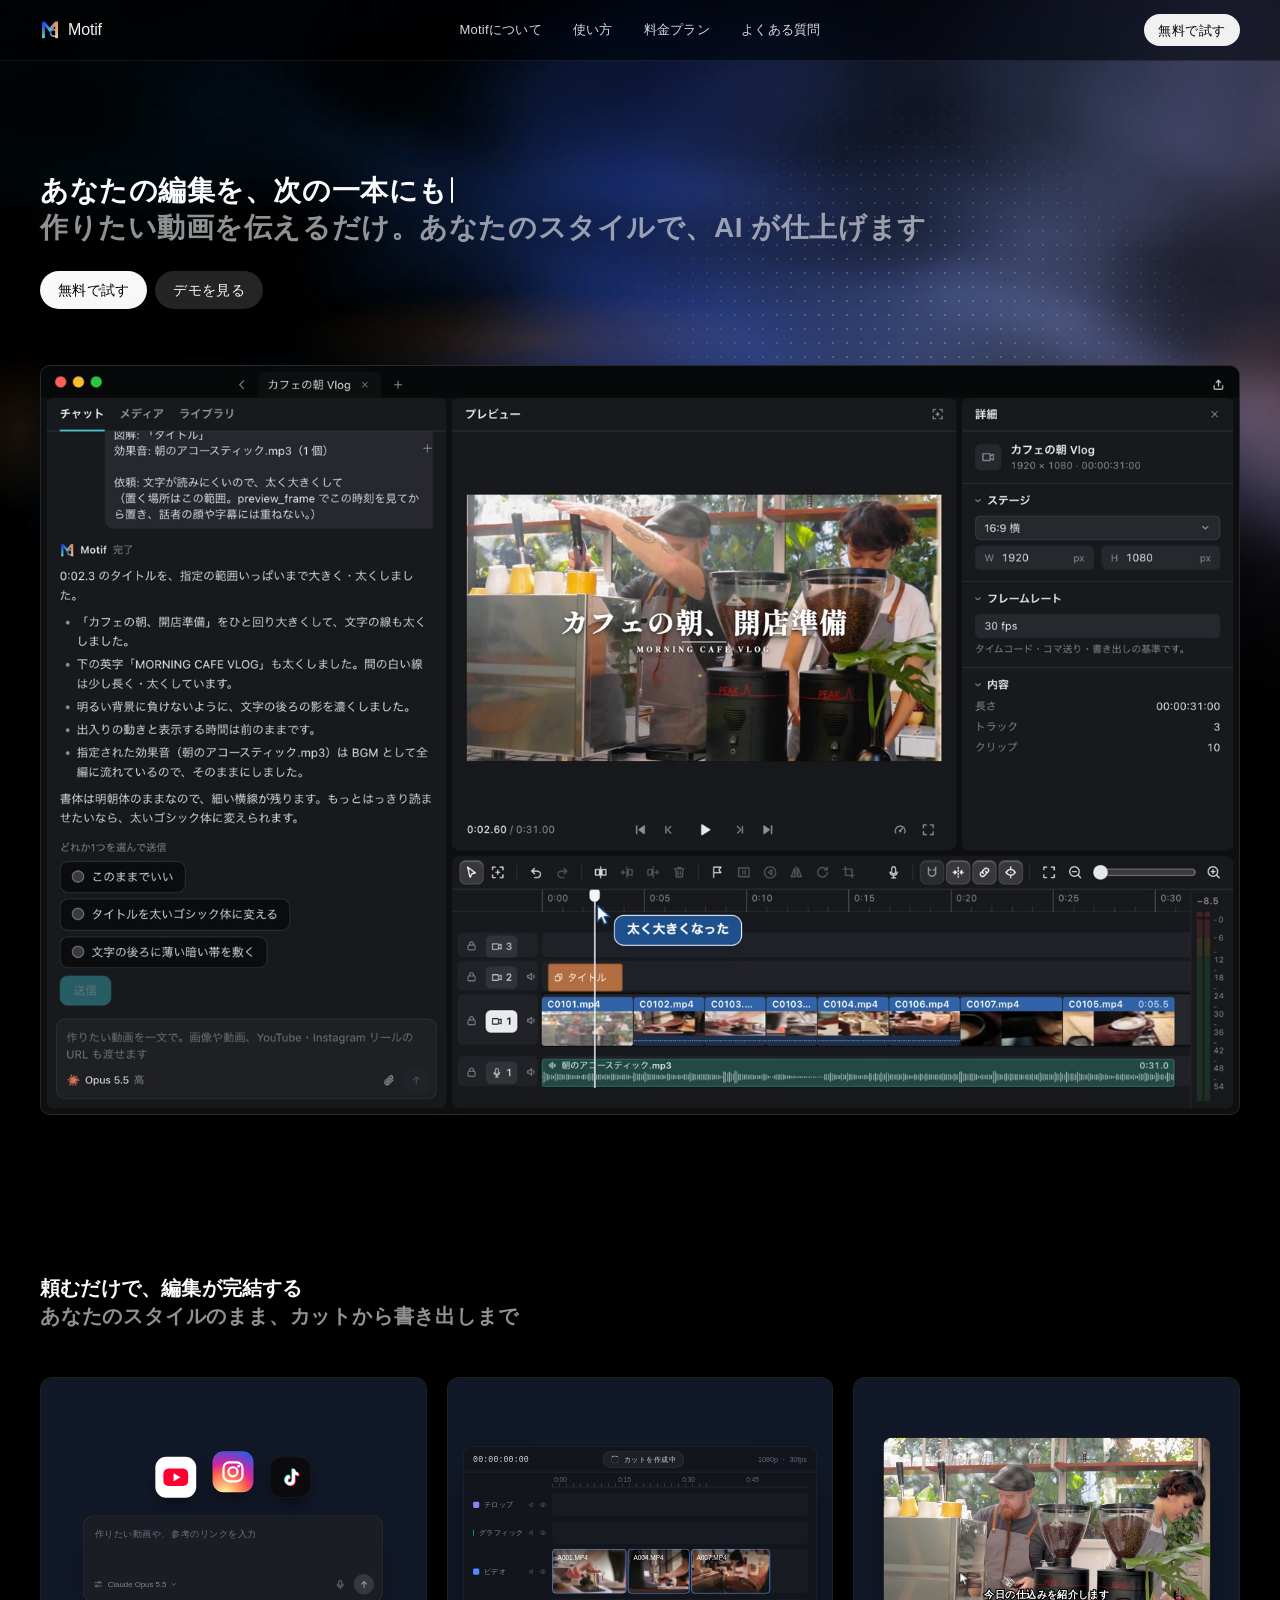
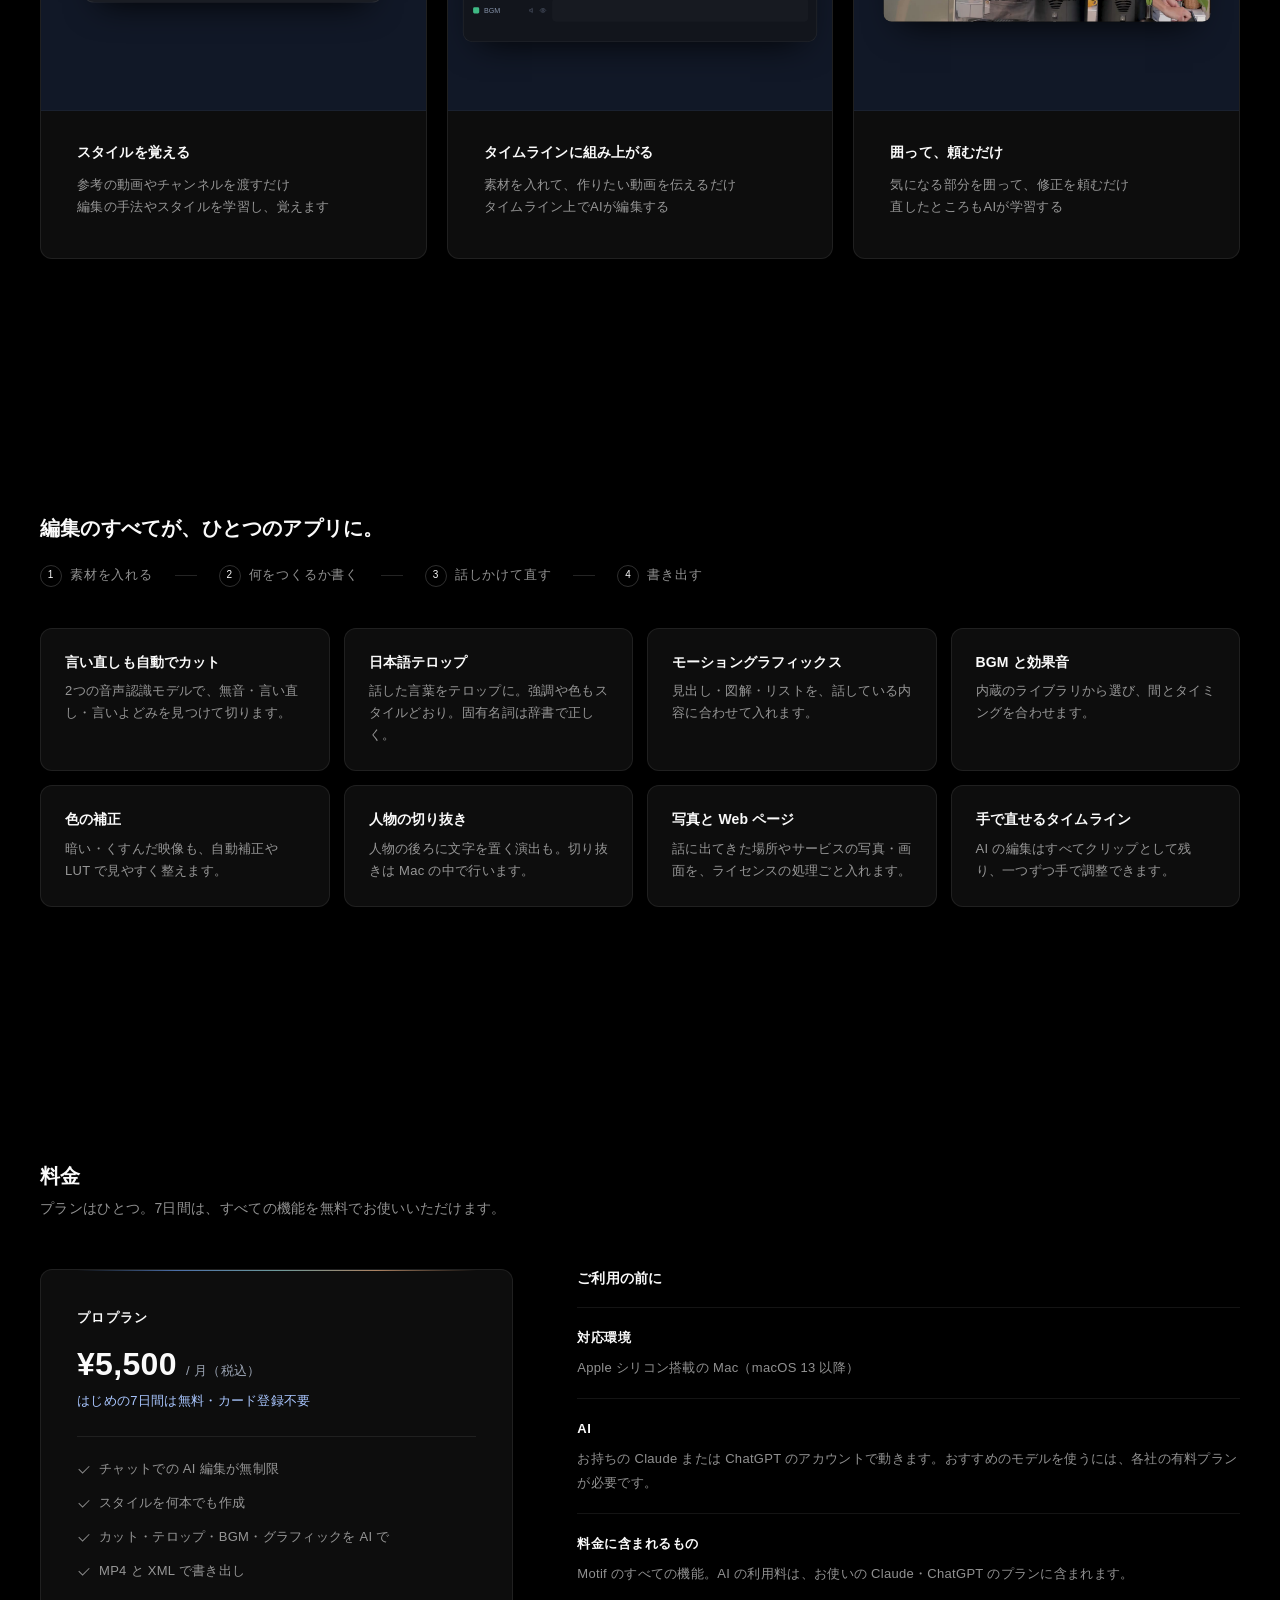
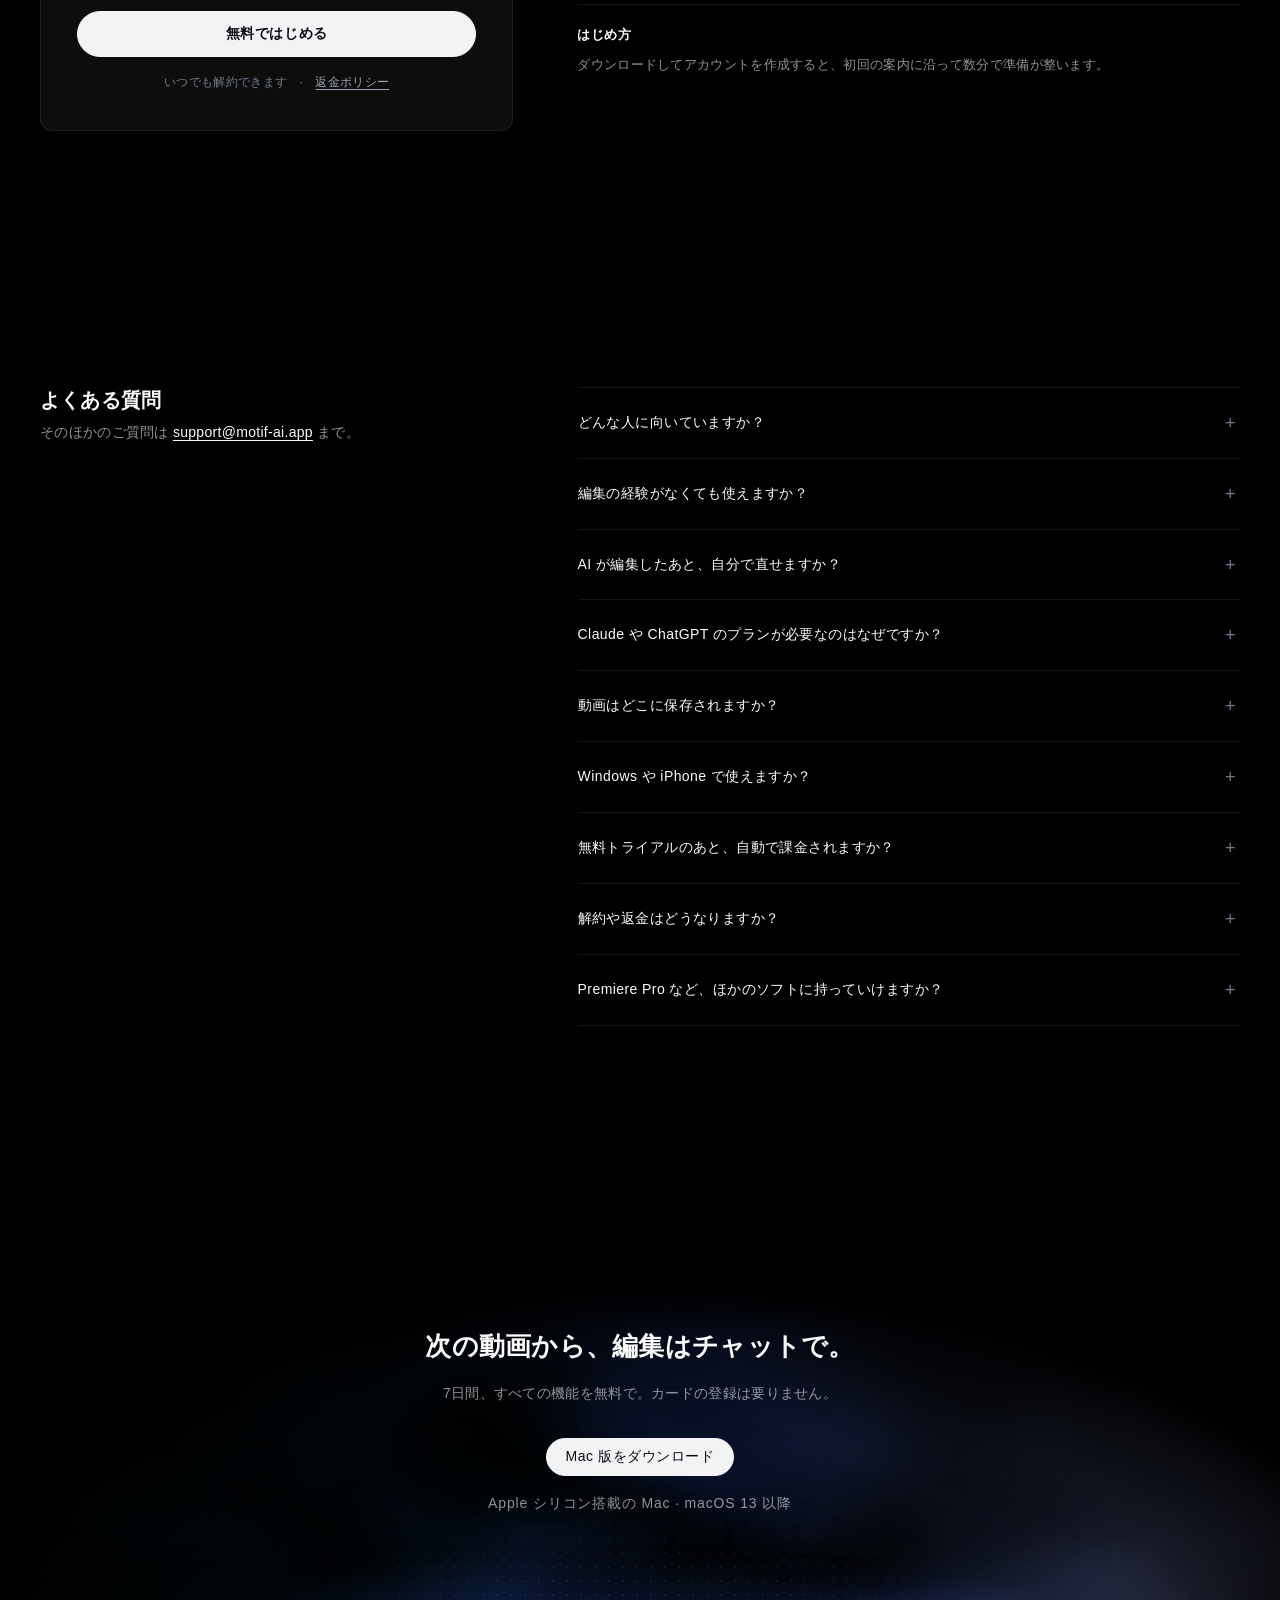
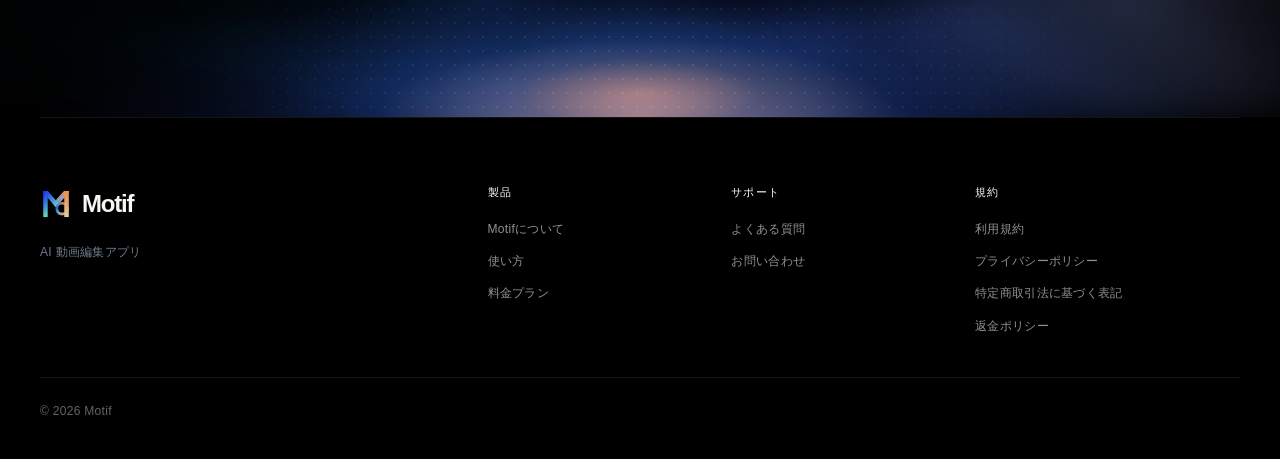
<file: index.html>
<!doctype html>
<html lang="ja">
<head>
  <meta charset="utf-8">
  <meta name="viewport" content="width=device-width, initial-scale=1">
  <link rel="canonical" href="https://motif-ai.app/">
  <title>Motif｜AI動画編集アプリ — カット・テロップを頼むだけで自動編集</title>
  <meta name="description" content="Motif（モティフ）は Mac 用の AI 動画編集アプリ。作りたい動画をチャットで伝えるだけで、無音・言い直しのカット、日本語テロップ、BGM・効果音、モーショングラフィックスまで自動で編集。あなたの編集スタイルを覚えて次の動画にも。7日間無料・カード登録不要。">
  <meta name="robots" content="index, follow, max-image-preview:large, max-video-preview:-1">
  <meta name="theme-color" content="#060914">
  <link rel="icon" href="assets/motif-mark.svg" type="image/svg+xml">
  <link rel="icon" href="assets/icon-192.png" type="image/png" sizes="192x192">
  <link rel="apple-touch-icon" href="assets/apple-touch-icon.png">
  <meta property="og:type" content="website">
  <meta property="og:site_name" content="Motif">
  <meta property="og:title" content="Motif｜頼むだけで仕上がる AI 動画編集アプリ">
  <meta property="og:description" content="カット・テロップ・BGM・グラフィックまで、チャットで頼むだけ。あなたのスタイルを覚えて、次の動画にも活かします。7日間無料、カード登録不要。">
  <meta property="og:url" content="https://motif-ai.app/">
  <meta property="og:image" content="https://motif-ai.app/assets/og.png">
  <meta property="og:image:width" content="1200">
  <meta property="og:image:height" content="630">
  <meta property="og:image:alt" content="Motif — あなたの編集を、次の一本にも">
  <meta property="og:locale" content="ja_JP">
  <meta name="twitter:card" content="summary_large_image">
  <meta name="twitter:title" content="Motif｜頼むだけで仕上がる AI 動画編集アプリ">
  <meta name="twitter:description" content="カット・テロップ・BGM・グラフィックまで、チャットで頼むだけ。あなたのスタイルを覚えて、次の動画にも活かします。">
  <meta name="twitter:image" content="https://motif-ai.app/assets/og.png">
  <script type="application/ld+json">
  {
    "@context": "https://schema.org",
    "@graph": [
      {
        "@type": "WebSite",
        "@id": "https://motif-ai.app/#website",
        "url": "https://motif-ai.app/",
        "name": "Motif",
        "alternateName": ["Motif AI", "モティフ", "motif-ai.app"],
        "inLanguage": "ja",
        "publisher": { "@id": "https://motif-ai.app/#organization" }
      },
      {
        "@type": "Organization",
        "@id": "https://motif-ai.app/#organization",
        "name": "Motif",
        "url": "https://motif-ai.app/",
        "logo": "https://motif-ai.app/assets/icon-512.png",
        "email": "support@motif-ai.app"
      },
      {
        "@type": "SoftwareApplication",
        "@id": "https://motif-ai.app/#app",
        "name": "Motif",
        "alternateName": "Motif AI",
        "description": "作りたい動画をチャットで伝えるだけで、カット・日本語テロップ・BGM・効果音・モーショングラフィックス・色補正まで AI が編集する Mac 用の動画編集アプリ。編集スタイルを覚えて次の動画にも活かします。",
        "applicationCategory": "MultimediaApplication",
        "applicationSubCategory": "動画編集ソフト",
        "operatingSystem": "macOS 13 以降（Apple シリコン）",
        "url": "https://motif-ai.app/",
        "downloadUrl": "https://motif-ai.app/download.html",
        "image": "https://motif-ai.app/assets/og.png",
        "inLanguage": "ja",
        "featureList": ["無音・言い直しの自動カット", "日本語テロップの自動生成", "BGM と効果音", "モーショングラフィックス", "自動の色補正と LUT", "人物の切り抜き", "MP4 と Premiere Pro 用 XML の書き出し"],
        "offers": {
          "@type": "Offer",
          "name": "プロプラン",
          "price": "5500",
          "priceCurrency": "JPY",
          "url": "https://motif-ai.app/#pricing"
        },
        "publisher": { "@id": "https://motif-ai.app/#organization" }
      }
    ]
  }
  </script>
  <link rel="stylesheet" href="layout.css?v=20261108f">
  <link rel="stylesheet" href="color-design.css?v=20261108f">
  <link rel="stylesheet" href="lp-refine.css?v=20261108f">
  <link rel="stylesheet" href="lp-demos.css?v=20261108f">
  <link rel="stylesheet" href="lp-ponder.css?v=20261122v">
  <script src="lp-spectrum.js?v=20261108f" defer></script>
  <script src="lp-demos.js?v=20261108f" defer></script>
  <script src="lp-type.js?v=20261122a" defer></script>
</head>
<body>
  <a class="skip-link" href="#main">本文へ移動</a>
  <header class="site-header">
    <div class="container nav">
      <a class="wordmark" href="#"><img src="assets/motif-mark.svg" alt="" width="34" height="34">Motif</a>
      <nav aria-label="メインメニュー">
        <a href="#features">Motifについて</a>
        <a href="#how">使い方</a>
        <a href="#pricing">料金プラン</a>
        <a href="#faq">よくある質問</a>
      </nav>
      <a class="nav-download" href="download.html">無料で試す</a>
    </div>
  </header>

  <main id="main">
    <section class="hero container" aria-labelledby="hero-title">
      <div class="hero-spectrum" aria-hidden="true">
        <div class="spectrum-candles">
          <span style="--tip:36.07%;--blue:48.58%;--cyan:58.04%;--white:66.46%;--warm:69.50%"></span>
          <span style="--tip:34.88%;--blue:45.73%;--cyan:54.84%;--white:64.19%;--warm:68.62%"></span>
          <span style="--tip:35.16%;--blue:46.09%;--cyan:55.52%;--white:64.25%;--warm:68.52%"></span>
          <span style="--tip:39.80%;--blue:49.24%;--cyan:56.40%;--white:64.96%;--warm:69.50%"></span>
          <span style="--tip:41.35%;--blue:48.22%;--cyan:54.26%;--white:63.54%;--warm:68.16%"></span>
          <span style="--tip:40.75%;--blue:48.00%;--cyan:54.80%;--white:63.32%;--warm:67.85%"></span>
          <span style="--tip:43.12%;--blue:49.09%;--cyan:54.57%;--white:63.82%;--warm:67.40%"></span>
          <span style="--tip:42.52%;--blue:48.55%;--cyan:54.23%;--white:62.34%;--warm:67.92%"></span>
          <span style="--tip:42.86%;--blue:47.82%;--cyan:51.50%;--white:60.27%;--warm:65.85%"></span>
          <span style="--tip:42.28%;--blue:47.33%;--cyan:52.36%;--white:61.62%;--warm:66.41%"></span>
          <span style="--tip:44.65%;--blue:49.35%;--cyan:53.74%;--white:62.19%;--warm:65.98%"></span>
          <span style="--tip:45.22%;--blue:50.07%;--cyan:53.86%;--white:62.07%;--warm:66.81%"></span>
          <span style="--tip:41.98%;--blue:48.15%;--cyan:53.67%;--white:62.68%;--warm:67.64%"></span>
          <span style="--tip:44.70%;--blue:49.51%;--cyan:53.34%;--white:61.29%;--warm:66.55%"></span>
          <span style="--tip:45.17%;--blue:49.63%;--cyan:53.81%;--white:62.65%;--warm:67.25%"></span>
          <span style="--tip:41.28%;--blue:47.84%;--cyan:54.50%;--white:62.65%;--warm:68.40%"></span>
          <span style="--tip:42.97%;--blue:49.56%;--cyan:54.71%;--white:63.52%;--warm:69.47%"></span>
          <span style="--tip:42.95%;--blue:49.91%;--cyan:55.28%;--white:64.14%;--warm:68.54%"></span>
          <span style="--tip:40.45%;--blue:47.93%;--cyan:55.31%;--white:64.81%;--warm:69.50%"></span>
          <span style="--tip:41.07%;--blue:48.16%;--cyan:55.38%;--white:66.14%;--warm:69.50%"></span>
          <span style="--tip:37.29%;--blue:48.09%;--cyan:55.98%;--white:66.47%;--warm:69.50%"></span>
          <span style="--tip:37.49%;--blue:47.18%;--cyan:55.84%;--white:66.93%;--warm:69.50%"></span>
          <span style="--tip:38.55%;--blue:46.08%;--cyan:53.36%;--white:65.71%;--warm:69.50%"></span>
          <span style="--tip:40.26%;--blue:46.38%;--cyan:52.28%;--white:64.91%;--warm:68.64%"></span>
          <span style="--tip:38.26%;--blue:46.09%;--cyan:52.47%;--white:65.66%;--warm:69.50%"></span>
          <span style="--tip:38.24%;--blue:45.64%;--cyan:51.38%;--white:64.75%;--warm:69.50%"></span>
          <span style="--tip:35.38%;--blue:44.03%;--cyan:51.64%;--white:64.63%;--warm:69.11%"></span>
          <span style="--tip:37.16%;--blue:44.54%;--cyan:52.05%;--white:65.56%;--warm:69.50%"></span>
          <span style="--tip:32.71%;--blue:41.62%;--cyan:49.85%;--white:63.66%;--warm:68.37%"></span>
          <span style="--tip:35.03%;--blue:45.41%;--cyan:52.74%;--white:65.42%;--warm:69.50%"></span>
          <span style="--tip:32.20%;--blue:43.22%;--cyan:51.13%;--white:64.98%;--warm:69.50%"></span>
          <span style="--tip:32.94%;--blue:42.01%;--cyan:51.07%;--white:63.19%;--warm:66.98%"></span>
          <span style="--tip:32.63%;--blue:42.20%;--cyan:49.59%;--white:62.90%;--warm:66.22%"></span>
          <span style="--tip:33.24%;--blue:41.68%;--cyan:49.84%;--white:62.38%;--warm:67.31%"></span>
          <span style="--tip:34.33%;--blue:43.71%;--cyan:50.27%;--white:62.64%;--warm:67.25%"></span>
          <span style="--tip:35.20%;--blue:42.30%;--cyan:48.70%;--white:60.88%;--warm:65.52%"></span>
          <span style="--tip:36.07%;--blue:44.61%;--cyan:51.44%;--white:62.55%;--warm:65.71%"></span>
          <span style="--tip:36.85%;--blue:43.95%;--cyan:51.08%;--white:63.34%;--warm:66.97%"></span>
          <span style="--tip:39.45%;--blue:45.82%;--cyan:52.41%;--white:62.99%;--warm:68.58%"></span>
          <span style="--tip:36.83%;--blue:45.08%;--cyan:52.96%;--white:64.25%;--warm:69.44%"></span>
          <span style="--tip:34.35%;--blue:44.50%;--cyan:53.28%;--white:62.55%;--warm:68.36%"></span>
          <span style="--tip:39.13%;--blue:47.45%;--cyan:53.45%;--white:63.91%;--warm:69.24%"></span>
          <span style="--tip:39.11%;--blue:47.85%;--cyan:55.11%;--white:65.00%;--warm:68.16%"></span>
          <span style="--tip:35.18%;--blue:46.37%;--cyan:54.31%;--white:63.98%;--warm:67.32%"></span>
          <span style="--tip:39.35%;--blue:47.50%;--cyan:54.84%;--white:64.55%;--warm:68.97%"></span>
          <span style="--tip:34.56%;--blue:45.62%;--cyan:55.25%;--white:65.35%;--warm:69.42%"></span>
          <span style="--tip:36.87%;--blue:44.64%;--cyan:52.14%;--white:63.26%;--warm:68.36%"></span>
          <span style="--tip:36.80%;--blue:46.45%;--cyan:53.92%;--white:64.49%;--warm:68.74%"></span>
          <span style="--tip:36.22%;--blue:44.78%;--cyan:52.79%;--white:64.96%;--warm:69.50%"></span>
          <span style="--tip:34.25%;--blue:43.81%;--cyan:53.20%;--white:65.14%;--warm:68.29%"></span>
          <span style="--tip:36.48%;--blue:43.53%;--cyan:49.95%;--white:62.81%;--warm:68.35%"></span>
          <span style="--tip:31.70%;--blue:41.02%;--cyan:49.63%;--white:62.58%;--warm:68.27%"></span>
          <span style="--tip:33.05%;--blue:43.44%;--cyan:52.30%;--white:65.29%;--warm:69.13%"></span>
          <span style="--tip:36.04%;--blue:44.25%;--cyan:50.75%;--white:64.12%;--warm:68.47%"></span>
          <span style="--tip:35.69%;--blue:44.56%;--cyan:51.37%;--white:64.35%;--warm:68.26%"></span>
          <span style="--tip:32.46%;--blue:43.04%;--cyan:51.00%;--white:63.17%;--warm:69.14%"></span>
          <span style="--tip:34.54%;--blue:43.59%;--cyan:51.49%;--white:63.28%;--warm:66.55%"></span>
          <span style="--tip:32.29%;--blue:42.58%;--cyan:50.43%;--white:61.70%;--warm:64.80%"></span>
          <span style="--tip:35.30%;--blue:44.63%;--cyan:53.07%;--white:64.12%;--warm:69.50%"></span>
          <span style="--tip:33.34%;--blue:42.93%;--cyan:50.39%;--white:61.50%;--warm:65.89%"></span>
          <span style="--tip:28.74%;--blue:39.92%;--cyan:50.98%;--white:61.90%;--warm:66.68%"></span>
          <span style="--tip:34.22%;--blue:43.87%;--cyan:52.06%;--white:62.78%;--warm:66.76%"></span>
          <span style="--tip:33.68%;--blue:43.09%;--cyan:50.77%;--white:61.97%;--warm:65.62%"></span>
          <span style="--tip:33.21%;--blue:41.82%;--cyan:49.88%;--white:61.67%;--warm:66.01%"></span>
          <span style="--tip:28.45%;--blue:39.86%;--cyan:49.29%;--white:61.67%;--warm:66.45%"></span>
          <span style="--tip:31.14%;--blue:39.80%;--cyan:47.98%;--white:59.72%;--warm:65.67%"></span>
          <span style="--tip:26.30%;--blue:37.90%;--cyan:46.68%;--white:58.07%;--warm:64.00%"></span>
          <span style="--tip:30.58%;--blue:38.55%;--cyan:44.46%;--white:57.84%;--warm:63.39%"></span>
          <span style="--tip:26.09%;--blue:36.03%;--cyan:45.57%;--white:58.21%;--warm:62.34%"></span>
          <span style="--tip:29.66%;--blue:37.33%;--cyan:43.67%;--white:56.41%;--warm:60.62%"></span>
          <span style="--tip:29.31%;--blue:36.44%;--cyan:42.43%;--white:56.38%;--warm:60.82%"></span>
          <span style="--tip:29.80%;--blue:35.32%;--cyan:41.05%;--white:54.63%;--warm:58.80%"></span>
          <span style="--tip:30.11%;--blue:36.72%;--cyan:41.48%;--white:54.27%;--warm:59.62%"></span>
          <span style="--tip:27.78%;--blue:34.71%;--cyan:40.56%;--white:53.35%;--warm:56.94%"></span>
          <span style="--tip:24.88%;--blue:32.67%;--cyan:39.75%;--white:53.07%;--warm:58.45%"></span>
          <span style="--tip:25.06%;--blue:32.08%;--cyan:38.07%;--white:52.23%;--warm:57.42%"></span>
          <span style="--tip:25.56%;--blue:32.16%;--cyan:36.80%;--white:50.55%;--warm:55.00%"></span>
          <span style="--tip:28.14%;--blue:32.72%;--cyan:36.78%;--white:50.74%;--warm:56.36%"></span>
          <span style="--tip:28.54%;--blue:33.51%;--cyan:37.18%;--white:50.69%;--warm:55.64%"></span>
          <span style="--tip:27.35%;--blue:31.60%;--cyan:35.99%;--white:49.68%;--warm:55.53%"></span>
          <span style="--tip:26.38%;--blue:30.97%;--cyan:35.62%;--white:49.89%;--warm:54.40%"></span>
          <span style="--tip:26.06%;--blue:30.48%;--cyan:34.70%;--white:48.98%;--warm:53.45%"></span>
          <span style="--tip:28.33%;--blue:33.33%;--cyan:36.97%;--white:50.42%;--warm:54.59%"></span>
          <span style="--tip:27.18%;--blue:32.06%;--cyan:35.82%;--white:49.85%;--warm:54.86%"></span>
          <span style="--tip:27.28%;--blue:31.84%;--cyan:35.92%;--white:50.55%;--warm:56.68%"></span>
          <span style="--tip:25.20%;--blue:29.55%;--cyan:33.84%;--white:47.83%;--warm:53.02%"></span>
          <span style="--tip:25.38%;--blue:30.88%;--cyan:35.58%;--white:49.80%;--warm:53.45%"></span>
          <span style="--tip:24.00%;--blue:30.63%;--cyan:36.00%;--white:49.44%;--warm:53.19%"></span>
          <span style="--tip:25.52%;--blue:30.84%;--cyan:35.50%;--white:50.35%;--warm:56.07%"></span>
          <span style="--tip:22.47%;--blue:30.59%;--cyan:37.01%;--white:50.63%;--warm:56.45%"></span>
          <span style="--tip:23.37%;--blue:30.62%;--cyan:36.55%;--white:50.13%;--warm:54.80%"></span>
          <span style="--tip:22.65%;--blue:29.19%;--cyan:33.88%;--white:48.11%;--warm:54.32%"></span>
          <span style="--tip:22.56%;--blue:29.28%;--cyan:35.62%;--white:50.23%;--warm:54.30%"></span>
          <span style="--tip:25.31%;--blue:30.79%;--cyan:35.18%;--white:48.65%;--warm:52.50%"></span>
          <span style="--tip:23.19%;--blue:30.83%;--cyan:36.17%;--white:49.53%;--warm:53.92%"></span>
          <span style="--tip:24.19%;--blue:30.65%;--cyan:36.11%;--white:48.73%;--warm:54.56%"></span>
          <span style="--tip:25.99%;--blue:30.82%;--cyan:34.67%;--white:48.38%;--warm:52.46%"></span>
          <span style="--tip:27.27%;--blue:32.22%;--cyan:36.71%;--white:49.84%;--warm:54.74%"></span>
          <span style="--tip:25.81%;--blue:31.10%;--cyan:35.35%;--white:48.03%;--warm:51.88%"></span>
          <span style="--tip:26.90%;--blue:32.54%;--cyan:36.69%;--white:48.68%;--warm:53.30%"></span>
          <span style="--tip:21.69%;--blue:31.36%;--cyan:38.98%;--white:50.63%;--warm:54.23%"></span>
          <span style="--tip:20.69%;--blue:29.84%;--cyan:39.12%;--white:49.84%;--warm:54.33%"></span>
          <span style="--tip:18.84%;--blue:30.91%;--cyan:39.41%;--white:49.22%;--warm:52.89%"></span>
          <span style="--tip:22.23%;--blue:32.71%;--cyan:40.06%;--white:49.29%;--warm:52.71%"></span>
          <span style="--tip:20.65%;--blue:31.81%;--cyan:41.01%;--white:50.70%;--warm:55.67%"></span>
          <span style="--tip:19.84%;--blue:30.94%;--cyan:42.45%;--white:51.50%;--warm:55.77%"></span>
          <span style="--tip:24.41%;--blue:32.71%;--cyan:40.77%;--white:49.75%;--warm:56.01%"></span>
          <span style="--tip:27.52%;--blue:36.83%;--cyan:43.31%;--white:51.85%;--warm:55.68%"></span>
          <span style="--tip:25.09%;--blue:34.86%;--cyan:42.08%;--white:50.59%;--warm:54.86%"></span>
          <span style="--tip:24.28%;--blue:33.24%;--cyan:41.94%;--white:50.96%;--warm:55.84%"></span>
          <span style="--tip:29.33%;--blue:37.75%;--cyan:45.14%;--white:53.38%;--warm:57.99%"></span>
          <span style="--tip:24.05%;--blue:35.87%;--cyan:46.08%;--white:54.57%;--warm:58.24%"></span>
          <span style="--tip:28.97%;--blue:38.82%;--cyan:46.89%;--white:55.22%;--warm:59.08%"></span>
          <span style="--tip:29.53%;--blue:39.10%;--cyan:46.92%;--white:55.76%;--warm:60.09%"></span>
          <span style="--tip:27.11%;--blue:36.63%;--cyan:45.09%;--white:54.45%;--warm:59.22%"></span>
          <span style="--tip:24.42%;--blue:37.87%;--cyan:47.82%;--white:57.21%;--warm:63.40%"></span>
          <span style="--tip:24.52%;--blue:37.25%;--cyan:46.13%;--white:55.36%;--warm:59.90%"></span>
          <span style="--tip:29.57%;--blue:39.85%;--cyan:48.37%;--white:57.63%;--warm:62.36%"></span>
          <span style="--tip:30.73%;--blue:40.95%;--cyan:48.51%;--white:58.02%;--warm:63.45%"></span>
          <span style="--tip:26.21%;--blue:39.56%;--cyan:49.18%;--white:58.94%;--warm:63.45%"></span>
          <span style="--tip:29.70%;--blue:39.60%;--cyan:48.67%;--white:57.52%;--warm:62.67%"></span>
          <span style="--tip:26.40%;--blue:37.75%;--cyan:48.49%;--white:58.42%;--warm:62.12%"></span>
          <span style="--tip:30.56%;--blue:40.97%;--cyan:49.54%;--white:59.95%;--warm:64.20%"></span>
          <span style="--tip:33.26%;--blue:42.58%;--cyan:51.10%;--white:60.93%;--warm:65.38%"></span>
          <span style="--tip:30.06%;--blue:40.32%;--cyan:50.27%;--white:60.85%;--warm:65.33%"></span>
          <span style="--tip:33.53%;--blue:43.21%;--cyan:51.31%;--white:61.65%;--warm:66.84%"></span>
          <span style="--tip:32.78%;--blue:41.21%;--cyan:49.15%;--white:59.53%;--warm:64.29%"></span>
          <span style="--tip:35.59%;--blue:45.56%;--cyan:52.55%;--white:62.40%;--warm:65.58%"></span>
          <span style="--tip:35.39%;--blue:42.94%;--cyan:50.28%;--white:60.12%;--warm:63.78%"></span>
          <span style="--tip:34.52%;--blue:43.17%;--cyan:50.91%;--white:61.83%;--warm:67.17%"></span>
          <span style="--tip:34.79%;--blue:44.02%;--cyan:50.99%;--white:61.33%;--warm:65.40%"></span>
          <span style="--tip:33.95%;--blue:43.49%;--cyan:50.29%;--white:61.03%;--warm:65.73%"></span>
          <span style="--tip:36.21%;--blue:44.15%;--cyan:50.57%;--white:61.57%;--warm:66.56%"></span>
          <span style="--tip:37.69%;--blue:44.29%;--cyan:50.86%;--white:60.92%;--warm:65.70%"></span>
          <span style="--tip:38.89%;--blue:46.14%;--cyan:53.39%;--white:62.52%;--warm:65.90%"></span>
          <span style="--tip:38.97%;--blue:47.45%;--cyan:55.91%;--white:64.12%;--warm:67.31%"></span>
          <span style="--tip:38.91%;--blue:47.99%;--cyan:55.95%;--white:64.53%;--warm:69.15%"></span>
          <span style="--tip:34.99%;--blue:46.44%;--cyan:55.84%;--white:64.36%;--warm:68.49%"></span>
          <span style="--tip:38.66%;--blue:48.61%;--cyan:56.25%;--white:65.17%;--warm:69.50%"></span>
          <span style="--tip:37.49%;--blue:46.06%;--cyan:54.53%;--white:64.55%;--warm:69.50%"></span>
          <span style="--tip:39.23%;--blue:47.20%;--cyan:54.84%;--white:65.03%;--warm:69.50%"></span>
          <span style="--tip:36.04%;--blue:46.26%;--cyan:54.56%;--white:65.08%;--warm:68.57%"></span>
          <span style="--tip:39.65%;--blue:47.85%;--cyan:56.18%;--white:65.60%;--warm:69.50%"></span>
          <span style="--tip:40.13%;--blue:47.97%;--cyan:54.31%;--white:64.96%;--warm:69.42%"></span>
          <span style="--tip:39.57%;--blue:47.54%;--cyan:54.70%;--white:66.01%;--warm:69.50%"></span>
          <span style="--tip:34.36%;--blue:44.17%;--cyan:52.48%;--white:63.48%;--warm:67.20%"></span>
          <span style="--tip:34.60%;--blue:44.36%;--cyan:53.22%;--white:64.20%;--warm:69.50%"></span>
          <span style="--tip:37.02%;--blue:44.42%;--cyan:50.00%;--white:61.56%;--warm:65.95%"></span>
          <span style="--tip:37.90%;--blue:43.95%;--cyan:50.03%;--white:62.78%;--warm:68.41%"></span>
          <span style="--tip:38.92%;--blue:44.11%;--cyan:49.47%;--white:62.26%;--warm:66.96%"></span>
          <span style="--tip:37.55%;--blue:42.46%;--cyan:47.50%;--white:59.87%;--warm:64.60%"></span>
          <span style="--tip:35.36%;--blue:42.61%;--cyan:47.97%;--white:60.25%;--warm:65.23%"></span>
          <span style="--tip:32.98%;--blue:40.16%;--cyan:47.09%;--white:60.25%;--warm:65.17%"></span>
          <span style="--tip:35.28%;--blue:42.11%;--cyan:49.01%;--white:61.99%;--warm:67.35%"></span>
          <span style="--tip:38.67%;--blue:43.54%;--cyan:48.29%;--white:60.80%;--warm:65.70%"></span>
          <span style="--tip:34.75%;--blue:43.44%;--cyan:50.21%;--white:61.50%;--warm:66.28%"></span>
          <span style="--tip:36.62%;--blue:44.19%;--cyan:51.87%;--white:62.84%;--warm:66.53%"></span>
          <span style="--tip:38.56%;--blue:45.16%;--cyan:51.20%;--white:62.90%;--warm:66.14%"></span>
          <span style="--tip:39.46%;--blue:46.23%;--cyan:52.63%;--white:63.94%;--warm:69.21%"></span>
          <span style="--tip:36.52%;--blue:44.85%;--cyan:53.06%;--white:64.87%;--warm:69.50%"></span>
          <span style="--tip:34.48%;--blue:44.21%;--cyan:52.76%;--white:64.29%;--warm:67.55%"></span>
          <span style="--tip:33.62%;--blue:44.67%;--cyan:55.08%;--white:66.65%;--warm:69.50%"></span>
          <span style="--tip:36.41%;--blue:45.93%;--cyan:54.00%;--white:65.60%;--warm:68.75%"></span>
          <span style="--tip:37.24%;--blue:46.96%;--cyan:54.37%;--white:65.10%;--warm:68.88%"></span>
          <span style="--tip:36.61%;--blue:45.74%;--cyan:53.61%;--white:64.19%;--warm:68.68%"></span>
          <span style="--tip:34.24%;--blue:46.97%;--cyan:56.53%;--white:66.51%;--warm:69.50%"></span>
          <span style="--tip:34.47%;--blue:46.90%;--cyan:56.89%;--white:66.61%;--warm:69.50%"></span>
          <span style="--tip:35.50%;--blue:47.46%;--cyan:56.82%;--white:66.62%;--warm:69.50%"></span>
          <span style="--tip:39.52%;--blue:48.38%;--cyan:55.49%;--white:65.15%;--warm:69.50%"></span>
          <span style="--tip:40.78%;--blue:49.12%;--cyan:57.06%;--white:66.28%;--warm:69.50%"></span>
          <span style="--tip:41.84%;--blue:50.16%;--cyan:57.17%;--white:66.09%;--warm:69.50%"></span>
          <span style="--tip:39.66%;--blue:50.22%;--cyan:58.55%;--white:67.02%;--warm:69.50%"></span>
          <span style="--tip:36.29%;--blue:46.66%;--cyan:56.04%;--white:65.60%;--warm:69.50%"></span>
          <span style="--tip:35.00%;--blue:47.37%;--cyan:57.55%;--white:65.88%;--warm:69.50%"></span>
          <span style="--tip:39.80%;--blue:50.30%;--cyan:58.30%;--white:66.55%;--warm:69.50%"></span>
          <span style="--tip:37.54%;--blue:48.29%;--cyan:58.70%;--white:67.55%;--warm:69.50%"></span>
          <span style="--tip:35.35%;--blue:46.40%;--cyan:56.56%;--white:65.10%;--warm:69.50%"></span>
          <span style="--tip:34.67%;--blue:45.77%;--cyan:57.07%;--white:66.12%;--warm:69.50%"></span>
          <span style="--tip:31.35%;--blue:43.19%;--cyan:53.64%;--white:64.65%;--warm:69.47%"></span>
          <span style="--tip:31.23%;--blue:42.79%;--cyan:54.26%;--white:65.33%;--warm:69.07%"></span>
          <span style="--tip:33.07%;--blue:44.74%;--cyan:54.40%;--white:66.87%;--warm:69.50%"></span>
          <span style="--tip:32.88%;--blue:42.94%;--cyan:52.00%;--white:65.17%;--warm:68.75%"></span>
          <span style="--tip:34.72%;--blue:44.51%;--cyan:52.34%;--white:65.55%;--warm:69.50%"></span>
          <span style="--tip:35.13%;--blue:44.17%;--cyan:52.35%;--white:66.70%;--warm:69.50%"></span>
          <span style="--tip:35.83%;--blue:44.42%;--cyan:51.58%;--white:64.18%;--warm:69.26%"></span>
          <span style="--tip:34.38%;--blue:43.19%;--cyan:52.03%;--white:64.82%;--warm:69.50%"></span>
          <span style="--tip:37.09%;--blue:45.55%;--cyan:52.54%;--white:65.80%;--warm:69.50%"></span>
          <span style="--tip:38.08%;--blue:46.52%;--cyan:52.45%;--white:65.66%;--warm:69.50%"></span>
          <span style="--tip:38.92%;--blue:45.67%;--cyan:51.71%;--white:63.84%;--warm:67.70%"></span>
          <span style="--tip:38.50%;--blue:46.38%;--cyan:52.42%;--white:64.95%;--warm:69.50%"></span>
          <span style="--tip:38.80%;--blue:46.14%;--cyan:51.53%;--white:63.28%;--warm:67.52%"></span>
          <span style="--tip:37.46%;--blue:44.59%;--cyan:51.51%;--white:62.44%;--warm:67.42%"></span>
        </div>
        <div class="spectrum-stars">
          <i style="--x:14.57%;--y:54.22%;--size:1.79px;--alpha:0.19"></i>
          <i style="--x:81.07%;--y:24.13%;--size:1.05px;--alpha:0.35"></i>
          <i style="--x:40.88%;--y:19.89%;--size:1.06px;--alpha:0.22"></i>
          <i style="--x:15.14%;--y:46.43%;--size:1.77px;--alpha:0.28"></i>
          <i style="--x:21.34%;--y:87.08%;--size:1.74px;--alpha:0.30"></i>
          <i style="--x:15.84%;--y:20.14%;--size:1.41px;--alpha:0.21"></i>
          <i style="--x:4.06%;--y:14.88%;--size:1.79px;--alpha:0.16"></i>
          <i style="--x:95.17%;--y:70.78%;--size:1.61px;--alpha:0.31"></i>
          <i style="--x:8.99%;--y:43.75%;--size:1.80px;--alpha:0.20"></i>
          <i style="--x:27.45%;--y:79.25%;--size:1.75px;--alpha:0.20"></i>
          <i style="--x:32.05%;--y:12.95%;--size:1.71px;--alpha:0.20"></i>
          <i style="--x:77.41%;--y:75.78%;--size:1.52px;--alpha:0.30"></i>
          <i style="--x:5.00%;--y:61.09%;--size:1.75px;--alpha:0.34"></i>
          <i style="--x:83.06%;--y:68.56%;--size:1.11px;--alpha:0.30"></i>
          <i style="--x:96.91%;--y:29.49%;--size:1.30px;--alpha:0.30"></i>
          <i style="--x:44.74%;--y:16.19%;--size:1.65px;--alpha:0.25"></i>
          <i style="--x:11.73%;--y:50.45%;--size:0.91px;--alpha:0.32"></i>
          <i style="--x:92.71%;--y:79.87%;--size:1.22px;--alpha:0.25"></i>
          <i style="--x:81.20%;--y:80.12%;--size:0.99px;--alpha:0.32"></i>
          <i style="--x:64.35%;--y:79.63%;--size:0.94px;--alpha:0.32"></i>
          <i style="--x:14.55%;--y:36.52%;--size:1.68px;--alpha:0.25"></i>
          <i style="--x:6.73%;--y:79.51%;--size:1.71px;--alpha:0.34"></i>
          <i style="--x:57.91%;--y:31.74%;--size:1.20px;--alpha:0.23"></i>
          <i style="--x:38.26%;--y:86.49%;--size:1.12px;--alpha:0.34"></i>
          <i style="--x:81.62%;--y:12.72%;--size:0.95px;--alpha:0.27"></i>
          <i style="--x:77.29%;--y:13.02%;--size:1.77px;--alpha:0.28"></i>
          <i style="--x:90.39%;--y:47.97%;--size:1.43px;--alpha:0.17"></i>
          <i style="--x:87.68%;--y:80.13%;--size:1.01px;--alpha:0.18"></i>
          <i style="--x:79.20%;--y:19.20%;--size:1.43px;--alpha:0.30"></i>
          <i style="--x:85.79%;--y:72.89%;--size:1.72px;--alpha:0.35"></i>
          <i style="--x:83.91%;--y:43.60%;--size:1.08px;--alpha:0.25"></i>
          <i style="--x:70.43%;--y:17.72%;--size:1.13px;--alpha:0.22"></i>
          <i style="--x:74.10%;--y:29.86%;--size:1.72px;--alpha:0.20"></i>
          <i style="--x:78.63%;--y:79.70%;--size:1.69px;--alpha:0.32"></i>
          <i style="--x:82.61%;--y:46.32%;--size:1.42px;--alpha:0.33"></i>
          <i style="--x:76.02%;--y:73.15%;--size:1.63px;--alpha:0.22"></i>
          <i style="--x:86.03%;--y:30.74%;--size:0.97px;--alpha:0.31"></i>
          <i style="--x:93.04%;--y:7.66%;--size:1.12px;--alpha:0.25"></i>
          <i style="--x:75.38%;--y:70.84%;--size:1.12px;--alpha:0.22"></i>
          <i style="--x:69.15%;--y:82.95%;--size:1.73px;--alpha:0.21"></i>
          <i style="--x:84.58%;--y:67.44%;--size:1.09px;--alpha:0.28"></i>
          <i style="--x:86.71%;--y:32.34%;--size:0.90px;--alpha:0.20"></i>
          <i style="--x:90.41%;--y:35.40%;--size:1.30px;--alpha:0.21"></i>
          <i style="--x:95.87%;--y:24.35%;--size:1.39px;--alpha:0.24"></i>
          <i style="--x:73.84%;--y:76.36%;--size:1.70px;--alpha:0.18"></i>
          <i style="--x:68.59%;--y:62.36%;--size:1.05px;--alpha:0.17"></i>
          <i style="--x:79.51%;--y:30.56%;--size:1.12px;--alpha:0.31"></i>
          <i style="--x:87.93%;--y:9.10%;--size:1.02px;--alpha:0.25"></i>
          <i style="--x:81.66%;--y:64.07%;--size:1.78px;--alpha:0.17"></i>
          <i style="--x:92.39%;--y:16.50%;--size:1.59px;--alpha:0.26"></i>
          <i style="--x:86.84%;--y:7.43%;--size:1.01px;--alpha:0.25"></i>
          <i style="--x:90.75%;--y:11.01%;--size:1.08px;--alpha:0.31"></i>
          <i style="--x:85.57%;--y:13.18%;--size:1.06px;--alpha:0.27"></i>
          <i style="--x:89.20%;--y:33.96%;--size:1.41px;--alpha:0.19"></i>
          <i style="--x:96.91%;--y:75.60%;--size:1.63px;--alpha:0.35"></i>
          <i style="--x:78.19%;--y:50.08%;--size:1.51px;--alpha:0.23"></i>
          <i style="--x:83.01%;--y:89.85%;--size:1.58px;--alpha:0.28"></i>
          <i style="--x:84.16%;--y:76.50%;--size:1.27px;--alpha:0.19"></i>
          <i style="--x:69.61%;--y:73.46%;--size:1.72px;--alpha:0.27"></i>
          <i style="--x:76.89%;--y:68.80%;--size:1.12px;--alpha:0.26"></i>
          <i style="--x:89.17%;--y:26.84%;--size:1.26px;--alpha:0.19"></i>
          <i style="--x:92.38%;--y:23.08%;--size:1.74px;--alpha:0.22"></i>
        </div>
      </div>
      <div class="hero-copy">
        <h1 id="hero-title" aria-label="あなたの編集を、次の一本にも">あなたの編集を、<span class="nb hero-type" aria-hidden="true">次の一本にも</span></h1>
        <p class="hero-sub">作りたい動画を伝えるだけ。あなたのスタイルで、AI が仕上げます</p>
        <div class="actions">
          <a class="button primary" href="download.html">無料で試す</a>
          <a class="button" href="#demo">デモを見る</a>
        </div>
      </div>
      <figure class="demo" id="demo">
        <div class="hero-media hero-video">
          <video src="assets/hero-demo.mp4?v=3" poster="assets/hero-demo-poster.jpg?v=3" autoplay muted loop playsinline preload="metadata" aria-label="Motif の操作画面：素材を渡して依頼すると、AI がタイムラインに Vlog を組み上げ、囲って頼むとタイトルが直る様子"></video>
        </div>
      </figure>
    </section>

    <section class="feature-section" id="features" aria-labelledby="features-title">
      <div class="feature-shell">
        <div class="feature-heading">
          <h2 id="features-title">頼むだけで、編集が完結する<span>あなたのスタイルのまま、カットから書き出しまで</span></h2>
        </div>
        <div class="feature-deck" aria-label="機能の紹介">
          <article class="feature-card" tabindex="0" aria-labelledby="feature-style-title">
            <div class="feature-media" data-demo="style">
              <div class="dm dm-style2" data-step="0" data-sub="0" aria-hidden="true">
                <div class="s1-icons">
                  <span class="s1-ic s1-yt"><i><svg viewBox="0 0 56 56"><rect x="11" y="16" width="34" height="24" rx="7" fill="#ff0033"/><path d="M25 22.5v11l9.5-5.5z" fill="#fff"/></svg></i></span>
                  <span class="s1-ic s1-ig"><i><svg viewBox="0 0 56 56"><rect x="15" y="15" width="26" height="26" rx="8" fill="none" stroke="#fff" stroke-width="3"/><circle cx="28" cy="28" r="6.2" fill="none" stroke="#fff" stroke-width="3"/><circle cx="35.6" cy="20.4" r="1.9" fill="#fff"/></svg></i></span>
                  <span class="s1-ic s1-tt"><i><svg viewBox="0 0 56 56"><g transform="translate(16 15) scale(1.05)"><path d="M14 2h3.6c.3 2.6 2 4.4 4.6 4.7v3.6c-1.7 0-3.3-.5-4.6-1.4v7.6a6.6 6.6 0 1 1-6.6-6.6v3.7a2.9 2.9 0 1 0 3 2.9z" fill="#25f4ee" transform="translate(-1 -1)"/><path d="M14 2h3.6c.3 2.6 2 4.4 4.6 4.7v3.6c-1.7 0-3.3-.5-4.6-1.4v7.6a6.6 6.6 0 1 1-6.6-6.6v3.7a2.9 2.9 0 1 0 3 2.9z" fill="#fe2c55" transform="translate(1 1)"/><path d="M14 2h3.6c.3 2.6 2 4.4 4.6 4.7v3.6c-1.7 0-3.3-.5-4.6-1.4v7.6a6.6 6.6 0 1 1-6.6-6.6v3.7a2.9 2.9 0 1 0 3 2.9z" fill="#fff"/></g></svg></i></span>
                </div>
                <div class="s1-video">
                  <div class="s1-thumb"><b class="f1"></b><b class="f2"></b><b class="f3"></b><time>12:48</time><span class="s1-prog"></span></div>
                  <div class="s1-meta"><strong>カフェ店主の1日<br>仕込みから閉店まで</strong><span>youtube.com/watch?v=Qk7nJuYa</span></div>
                </div>
                <div class="s1-composer">
                  <div class="s1-text"><span class="s1-ph">作りたい動画や、参考のリンクを入力</span><span class="d-typed" data-text="この動画のテンポとテロップで編集して"></span><span class="d-caret"></span></div>
                  <div class="s1-link"><span>https://www.youtube.com/watch?v=Qk7nJuYaHc</span></div>
                  <div class="s1-bar">
                    <span class="s1-model"><svg viewBox="0 0 16 16"><path d="M2.5 5h7M12 5h1.5M2.5 11h2M7 11h6.5" stroke="currentColor" stroke-width="1.3" stroke-linecap="round"/><circle cx="10.5" cy="5" r="1.6" fill="none" stroke="currentColor" stroke-width="1.3"/><circle cx="5.5" cy="11" r="1.6" fill="none" stroke="currentColor" stroke-width="1.3"/></svg>Claude Opus 5.5<svg class="s1-chev" viewBox="0 0 16 16"><path d="M4.5 6.5 8 10l3.5-3.5" fill="none" stroke="currentColor" stroke-width="1.3" stroke-linecap="round" stroke-linejoin="round"/></svg></span>
                    <span class="s1-mic"><svg viewBox="0 0 16 16"><rect x="5.6" y="1.8" width="4.8" height="8" rx="2.4" fill="none" stroke="currentColor" stroke-width="1.3"/><path d="M3.3 7.6a4.7 4.7 0 0 0 9.4 0M8 12.3v2" fill="none" stroke="currentColor" stroke-width="1.3" stroke-linecap="round"/></svg></span>
                    <span class="s1-send"><svg viewBox="0 0 16 16"><path d="M8 12.5v-9M4.2 7.2 8 3.4l3.8 3.8" fill="none" stroke="currentColor" stroke-width="1.6" stroke-linecap="round" stroke-linejoin="round"/></svg></span>
                  </div>
                </div>
                <div class="s1-status">
                  <div class="s1-think"><span class="d-spin"></span><span class="s1-roll"><em>カットのテンポを分析中</em><em>テロップの書体と位置を分析中</em><em>BGM と効果音の使い方を分析中</em></span></div>
                  <div class="s1-done"><span class="d-check"></span>分析完了</div>
                </div>
              </div>
            </div>
            <div class="feature-card-copy">
              <h3 id="feature-style-title">スタイルを覚える</h3>
              <p>参考の動画やチャンネルを渡すだけ<br>編集の手法やスタイルを学習し、覚えます</p>
            </div>
            <a class="feature-more" href="#how">スタイルについて <span aria-hidden="true">→</span></a>
          </article>
          <article class="feature-card" tabindex="0" aria-labelledby="feature-cut-title">
            <div class="feature-media" data-demo="cut">
              <div class="dm dm-cut" data-step="0" aria-hidden="true">
                <div class="d2-head"><span class="d2-tc">00:00:00:00</span><span class="d2-pill"><span class="d2-p1"><span class="d-spin"></span>カットを作成中</span><span class="d2-p2"><span class="d-check"></span>最初の一本ができました</span></span><span class="d2-fmt">1080p ・ 30fps</span></div>
                <div class="d2-ruler"><span style="left:0">0:00</span><span style="left:25%">0:15</span><span style="left:50%">0:30</span><span style="left:75%">0:45</span></div>
                <div class="d2-rows">
                  <div class="d2-row"><label><i class="ic-t"></i>テロップ<span class="d2-tools"><svg viewBox="0 0 16 16"><path d="M3 6.2h2.4L8.6 3.6v8.8L5.4 9.8H3z" fill="none" stroke="currentColor" stroke-width="1.2" stroke-linejoin="round"/></svg><svg viewBox="0 0 16 16"><path d="M1.8 8s2.3-4 6.2-4 6.2 4 6.2 4-2.3 4-6.2 4-6.2-4-6.2-4z" fill="none" stroke="currentColor" stroke-width="1.2"/><circle cx="8" cy="8" r="1.8" fill="none" stroke="currentColor" stroke-width="1.2"/></svg></span></label><div class="d2-lane"><i class="k-cap" data-k style="left:3%;width:22%;--i:0">今日の仕込み</i><i class="k-cap" data-k style="left:31%;width:24%;--i:1">人気のメニュー</i><i class="k-cap" data-k style="left:62%;width:20%;--i:2">また明日</i></div></div>
                  <div class="d2-row"><label><i class="ic-g"></i>グラフィック<span class="d2-tools"><svg viewBox="0 0 16 16"><path d="M3 6.2h2.4L8.6 3.6v8.8L5.4 9.8H3z" fill="none" stroke="currentColor" stroke-width="1.2" stroke-linejoin="round"/></svg><svg viewBox="0 0 16 16"><path d="M1.8 8s2.3-4 6.2-4 6.2 4 6.2 4-2.3 4-6.2 4-6.2-4-6.2-4z" fill="none" stroke="currentColor" stroke-width="1.2"/><circle cx="8" cy="8" r="1.8" fill="none" stroke="currentColor" stroke-width="1.2"/></svg></span></label><div class="d2-lane"><i class="k-gfx" style="left:0;width:14%;--i:0">タイトル</i><i class="k-gfx" style="left:47%;width:16%;--i:1">地図</i></div></div>
                  <div class="d2-row tall"><label><i class="ic-v"></i>ビデオ<span class="d2-tools"><svg viewBox="0 0 16 16"><path d="M3 6.2h2.4L8.6 3.6v8.8L5.4 9.8H3z" fill="none" stroke="currentColor" stroke-width="1.2" stroke-linejoin="round"/></svg><svg viewBox="0 0 16 16"><path d="M1.8 8s2.3-4 6.2-4 6.2 4 6.2 4-2.3 4-6.2 4-6.2-4-6.2-4z" fill="none" stroke="currentColor" stroke-width="1.2"/><circle cx="8" cy="8" r="1.8" fill="none" stroke="currentColor" stroke-width="1.2"/></svg></span></label><div class="d2-lane"><i class="k-vid v1" style="left:0;width:29%;--i:0"><em>A001.MP4</em></i><i class="k-vid v2" style="left:29.6%;width:24%;--i:1"><em>A004.MP4</em></i><i class="k-vid v3" style="left:54.2%;width:31%;--i:2"><em>A007.MP4</em></i></div></div>
                  <div class="d2-row"><label><i class="ic-a"></i>BGM<span class="d2-tools"><svg viewBox="0 0 16 16"><path d="M3 6.2h2.4L8.6 3.6v8.8L5.4 9.8H3z" fill="none" stroke="currentColor" stroke-width="1.2" stroke-linejoin="round"/></svg><svg viewBox="0 0 16 16"><path d="M1.8 8s2.3-4 6.2-4 6.2 4 6.2 4-2.3 4-6.2 4-6.2-4-6.2-4z" fill="none" stroke="currentColor" stroke-width="1.2"/><circle cx="8" cy="8" r="1.8" fill="none" stroke="currentColor" stroke-width="1.2"/></svg></span></label><div class="d2-lane"><i class="k-bgm" style="left:0;width:85%"><em>Morning Lo-fi.mp3</em></i></div></div>
                  <span class="d2-playhead"></span>
                </div>
              </div>
            </div>
            <div class="feature-card-copy">
              <h3 id="feature-cut-title">タイムラインに組み上がる</h3>
              <p>素材を入れて、<span class="nb">作りたい動画を伝えるだけ</span><br>タイムライン上でAIが編集する</p>
            </div>
            <a class="feature-more" href="download.html">無料で試す <span aria-hidden="true">→</span></a>
          </article>
          <article class="feature-card" tabindex="0" aria-labelledby="feature-revise-title">
            <div class="feature-media" data-demo="revise">
              <div class="dm dm-revise2" data-step="0" aria-hidden="true">
                <div class="r3-frame">
                  <div class="r3-photo"></div>
                  <span class="r3-cap">今日の<em>仕込み</em>を紹介します</span>
                  <span class="r3-shade"></span>
                  <div class="r3-new"><span class="r3-kick">カフェの朝</span><span class="r3-big"><i style="--i:0">今</i><i style="--i:1">日</i><i style="--i:2">の</i><em><i style="--i:3">仕</i><i style="--i:4">込</i><i style="--i:5">み</i></em><i style="--i:6">を</i><i style="--i:7">紹</i><i style="--i:8">介</i><i style="--i:9">し</i><i style="--i:10">ま</i><i style="--i:11">す</i></span></div>
                  <span class="r3-scan"></span>
                  <span class="r3-box"></span>
                  <span class="r3-glow"></span>
                </div>
                <div class="r3-pop">
                  <div class="r3-head"><b>0:24 の画面の下に</b><i></i></div>
                  <div class="r3-area"><span class="r3-ph">ここをどうしますか？（例: テロップを大きく）</span><span class="d-typed" data-text="このテロップを、もっと大きく目立たせて"></span><span class="d-caret"></span></div>
                  <div class="r3-foot"><span class="r3-send"><b class="b1">送信</b><b class="b2"><span class="d-spin"></span>反映中</b></span></div>
                </div>
                <span class="d-cursor"></span>
              </div>
            </div>
            <div class="feature-card-copy">
              <h3 id="feature-revise-title">囲って、頼むだけ</h3>
              <p>気になる部分を囲って、<span class="nb">修正を頼むだけ</span><br>直したところもAIが学習する</p>
            </div>
            <a class="feature-more" href="#how">できることを見る <span aria-hidden="true">→</span></a>
          </article>
        </div>
      </div>
    </section>

    <section class="section band glass-section" id="how" aria-labelledby="how-title">
      <div class="container glass-shell">
        <div class="section-heading">
          <h2 id="how-title">編集のすべてが、ひとつのアプリに。</h2>
          <ol class="flow" aria-label="使い方">
            <li>素材を入れる</li><li>何をつくるか書く</li><li>話しかけて直す</li><li>書き出す</li>
          </ol>
        </div>
        <ul class="glass-grid" aria-label="Motif でできること">
          <li class="glass-card"><h3>言い直しも自動でカット</h3><p>2つの音声認識モデルで、無音・言い直し・言いよどみを見つけて切ります。</p></li>
          <li class="glass-card"><h3>日本語テロップ</h3><p>話した言葉をテロップに。強調や色もスタイルどおり。固有名詞は辞書で正しく。</p></li>
          <li class="glass-card"><h3>モーショングラフィックス</h3><p>見出し・図解・リストを、話している内容に合わせて入れます。</p></li>
          <li class="glass-card"><h3>BGM と効果音</h3><p>内蔵のライブラリから選び、間とタイミングを合わせます。</p></li>
          <li class="glass-card"><h3>色の補正</h3><p>暗い・くすんだ映像も、自動補正や LUT で見やすく整えます。</p></li>
          <li class="glass-card"><h3>人物の切り抜き</h3><p>人物の後ろに文字を置く演出も。切り抜きは Mac の中で行います。</p></li>
          <li class="glass-card"><h3>写真と Web ページ</h3><p>話に出てきた場所やサービスの写真・画面を、ライセンスの処理ごと入れます。</p></li>
          <li class="glass-card"><h3>手で直せるタイムライン</h3><p>AI の編集はすべてクリップとして残り、一つずつ手で調整できます。</p></li>
        </ul>
      </div>
    </section>


    <section class="section band" id="pricing" aria-labelledby="pricing-title">
      <div class="container">
        <div class="section-heading">
          <h2 id="pricing-title">料金</h2>
          <p>プランはひとつ。7日間は、すべての機能を無料でお使いいただけます。</p>
        </div>
        <div class="pricing-layout">
          <article class="plan">
            <p class="plan-name">プロプラン</p>
            <h3>¥5,500 <small>/ 月（税込）</small></h3>
            <p class="plan-trial">はじめの7日間は無料・カード登録不要</p>
            <ul>
              <li>チャットでの AI 編集が無制限</li>
              <li>スタイルを何本でも作成</li>
              <li>カット・テロップ・BGM・グラフィックを AI で</li>
              <li>MP4 と XML で書き出し</li>
            </ul>
            <a class="button primary" href="download.html">無料ではじめる</a>
            <p class="micro">いつでも解約できます　·　<a href="refund.html">返金ポリシー</a></p>
          </article>
          <div class="requirements">
            <h3>ご利用の前に</h3>
            <dl>
              <div><dt>対応環境</dt><dd>Apple シリコン搭載の Mac（macOS 13 以降）</dd></div>
              <div><dt>AI</dt><dd>お持ちの Claude または ChatGPT のアカウントで動きます。おすすめのモデルを使うには、各社の有料プランが必要です。</dd></div>
              <div><dt>料金に含まれるもの</dt><dd>Motif のすべての機能。AI の利用料は、お使いの Claude・ChatGPT のプランに含まれます。</dd></div>
              <div><dt>はじめ方</dt><dd>ダウンロードしてアカウントを作成すると、初回の案内に沿って数分で準備が整います。</dd></div>
            </dl>
          </div>
        </div>
      </div>
    </section>

    <section class="section container faq-layout" id="faq" aria-labelledby="faq-title">
      <div class="section-heading left">
        <h2 id="faq-title">よくある質問</h2>
        <p>そのほかのご質問は <a href="mailto:support@motif-ai.app">support@motif-ai.app</a> まで。</p>
      </div>
      <div class="faq-list">
        <details><summary>どんな人に向いていますか？</summary><p>事業やチャンネルのために動画を出し続けたいのに、編集に時間を取られている方に向いています。話す動画（リール・ショート・YouTube の解説など）が得意です。</p></details>
        <details><summary>編集の経験がなくても使えますか？</summary><p>はい。何をつくりたいかを日本語で書くだけで編集が進みます。細かい調整もチャットで頼めますし、タイムラインで手で直すこともできます。</p></details>
        <details><summary>AI が編集したあと、自分で直せますか？</summary><p>はい。カット・テロップ・グラフィックはすべてタイムライン上のクリップとして残るので、一つずつ手で調整できます。</p></details>
        <details><summary>Claude や ChatGPT のプランが必要なのはなぜですか？</summary><p>Motif の AI は、お持ちの Claude または ChatGPT のアカウントで動きます。そのため Motif の料金に AI の使用量の上限はなく、各社のプランの範囲内で無制限にお使いいただけます。</p></details>
        <details><summary>動画はどこに保存されますか？</summary><p>素材とプロジェクトはお使いの Mac に保存され、Motif のサーバーにはアップロードされません。文字起こしも Mac の中で行います。編集の指示や確認に必要な文字と画像は、お使いの AI（Claude または ChatGPT）に送られます。</p></details>
        <details><summary>Windows や iPhone で使えますか？</summary><p>現在は、Apple シリコン搭載の Mac（macOS 13 以降）でお使いいただけます。</p></details>
        <details><summary>無料トライアルのあと、自動で課金されますか？</summary><p>されません。カードの登録は不要です。トライアルが終わると、チャット・AI の機能・新しいスタイルの作成が止まります。プロジェクトを開く・手で編集する・書き出すことは、そのまま続けられます。</p></details>
        <details><summary>解約や返金はどうなりますか？</summary><p>Motif の 設定 › プラン からいつでも解約でき、お支払い済みの期間の終わりまでお使いいただけます。返金については<a href="refund.html">返金ポリシー</a>をご覧ください。</p></details>
        <details><summary>Premiere Pro など、ほかのソフトに持っていけますか？</summary><p>はい。MP4 での書き出しのほか、Premiere Pro などで開ける XML 形式でタイムラインを書き出せます。</p></details>
      </div>
    </section>

    <section class="closing band" id="get-started" aria-labelledby="closing-title">
      <div class="container">
        <h2 id="closing-title"><span class="nb">次の動画から、</span><span class="nb">編集はチャットで。</span></h2>
        <p>7日間、すべての機能を無料で。<span class="nb">カードの登録は要りません。</span></p>
        <a class="button primary" href="download.html">Mac 版をダウンロード</a>
        <p class="micro">Apple シリコン搭載の Mac · macOS 13 以降</p>
      </div>
    </section>
  </main>

  <footer class="container footer">
    <div><a class="wordmark" href="#"><img src="assets/motif-mark.svg" alt="" width="34" height="34">Motif</a><p class="micro">AI 動画編集アプリ</p></div>
    <nav aria-label="製品"><span class="eyebrow">製品</span><a href="#features">Motifについて</a><a href="#how">使い方</a><a href="#pricing">料金プラン</a></nav>
    <nav aria-label="サポート"><span class="eyebrow">サポート</span><a href="#faq">よくある質問</a><a href="mailto:support@motif-ai.app">お問い合わせ</a></nav>
    <nav aria-label="規約"><span class="eyebrow">規約</span><a href="terms.html">利用規約</a><a href="privacy.html">プライバシーポリシー</a><a href="tokushoho.html">特定商取引法に基づく表記</a><a href="refund.html">返金ポリシー</a></nav>
    <p class="footer-note">© 2026 Motif</p>
  </footer>
</body>
</html>
</file>
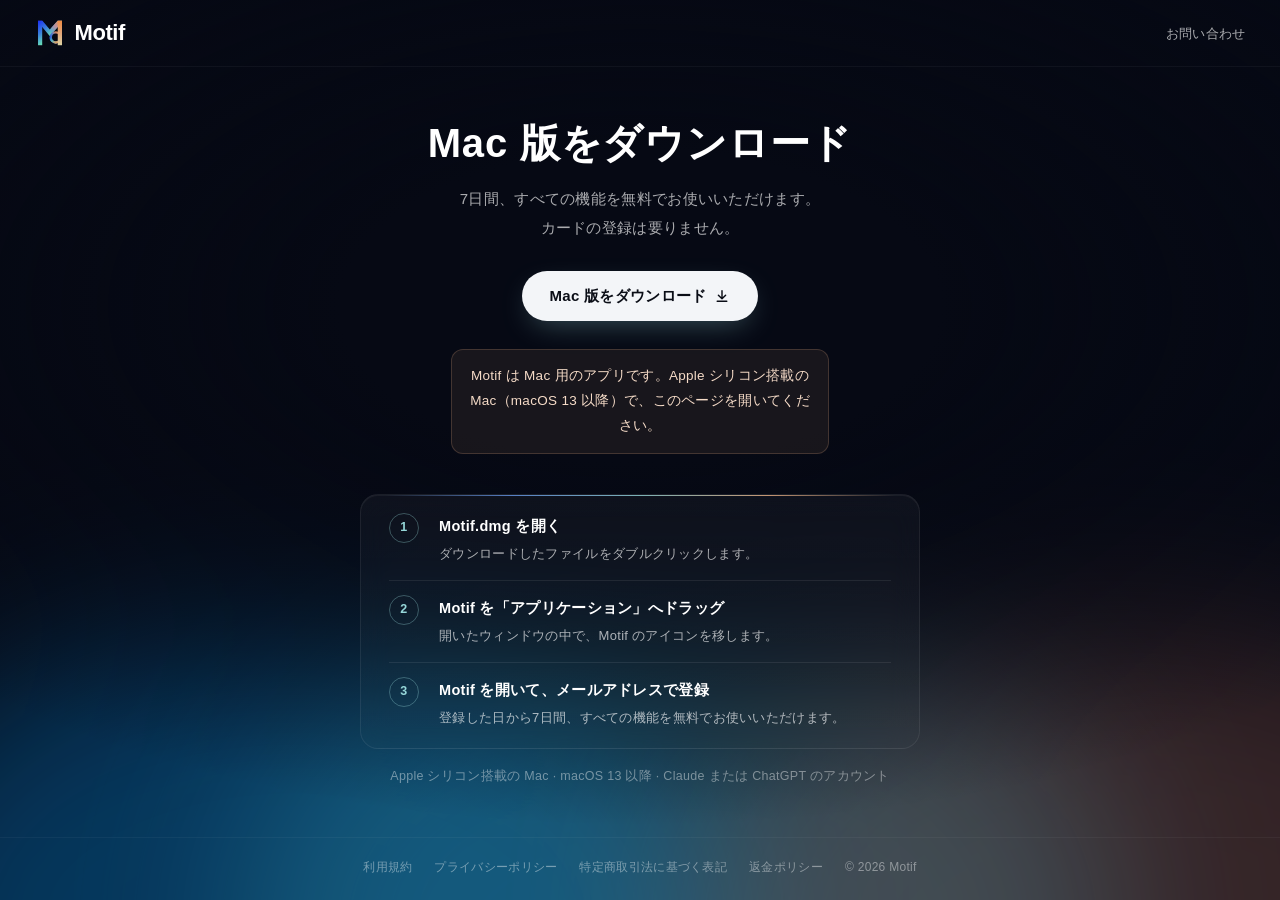
<file: access.html>
<!doctype html>
<html lang="ja">
<head>
<meta charset="utf-8">
<meta name="robots" content="noindex">
<title>ダウンロード｜Motif</title>
<link rel="canonical" href="https://motif-ai.app/download.html">
<meta http-equiv="refresh" content="0; url=download.html">
<script>location.replace("download.html");</script>
</head>
<body style="background:#060914;color:#fff;font-family:-apple-system,'Hiragino Sans',sans-serif">
<p style="padding:40px">移動しました：<a style="color:#96d7d9" href="download.html">ダウンロード</a></p>
</body>
</html>
</file>
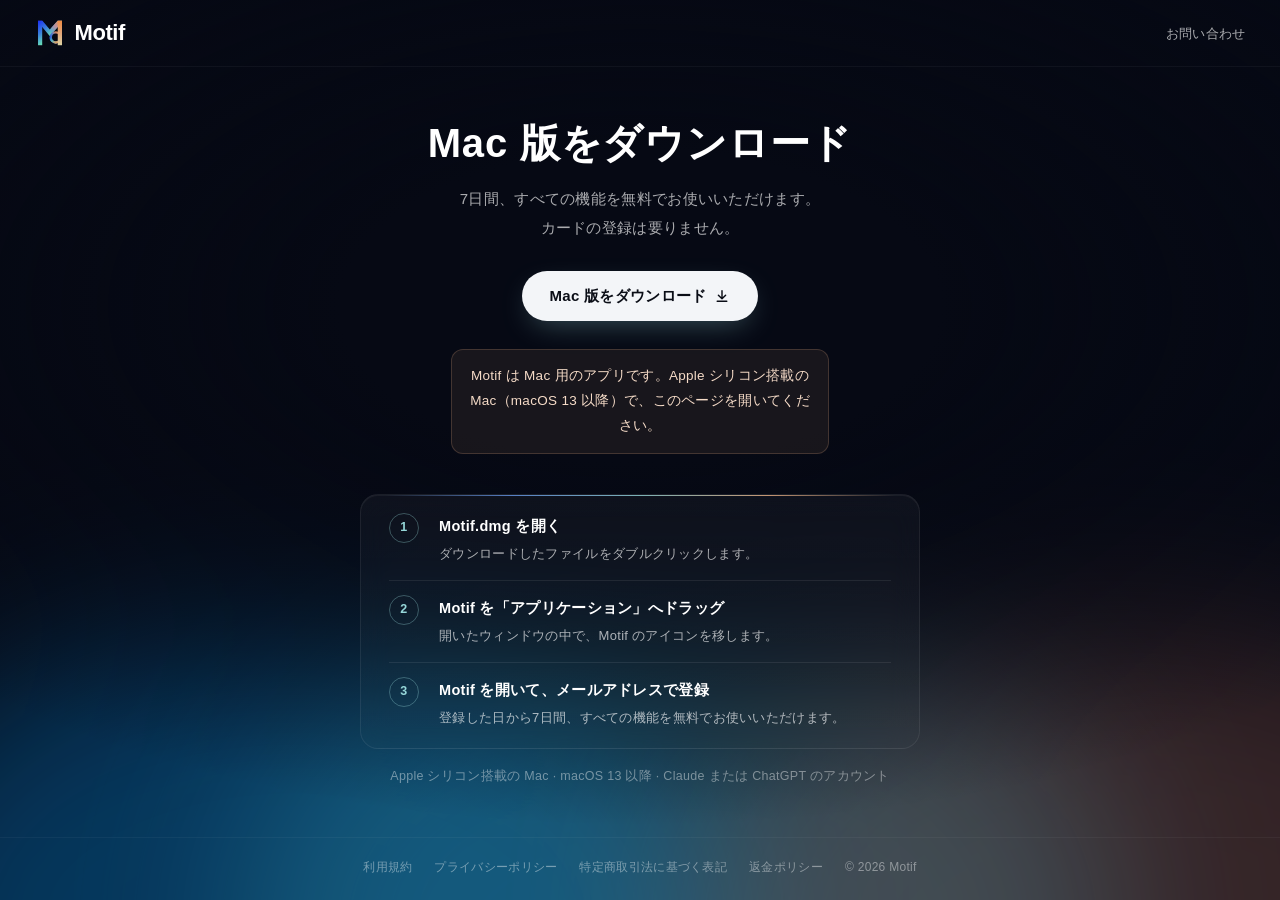
<file: download.html>
<!doctype html>
<html lang="ja">
<head>
<meta charset="utf-8">
<meta name="viewport" content="width=device-width, initial-scale=1">
<meta name="theme-color" content="#060914">
<title>Motif をダウンロード｜Motif</title>
<meta name="description" content="Motif の Mac 版をダウンロード。7日間、すべての機能を無料で。カードの登録は要りません。">
<link rel="canonical" href="https://motif-ai.app/download.html">
<link rel="icon" href="assets/motif-mark.svg" type="image/svg+xml">
<!-- Every 試す / ダウンロード button on the LP lands here. The dmg is the newest build on the public channel,
     served by the licence service: GET /v1/editor/download/public (MVP Repo/apps/backend/src/editor/router.ts). -->
<style>
  :root { color-scheme: dark; --bg: #060914; --ink: #fff; --dim: #ffffffa8; --faint: #ffffff6b; --line: #ffffff14;
    --blue: #6699eb; --cyan: #96d7d9; --peach: #efb486; --io: cubic-bezier(.65, 0, .35, 1); --out: cubic-bezier(.16, 1, .3, 1); }
  * { box-sizing: border-box; }
  html, body { margin: 0; min-height: 100%; }
  body { min-height: 100vh; display: flex; flex-direction: column; background: var(--bg); color: var(--ink); overflow-x: clip;
    font: 15px/1.85 "Hiragino Sans", "Hiragino Kaku Gothic ProN", "Noto Sans JP", -apple-system, BlinkMacSystemFont, sans-serif;
    font-feature-settings: "palt"; letter-spacing: .02em; -webkit-font-smoothing: antialiased; }
  a { color: inherit; }

  /* light: the LP's spectrum colours as three slow, very soft washes rising from below */
  .aura { position: fixed; inset: 0; z-index: -1; pointer-events: none; overflow: hidden; }
  .aura i { position: absolute; bottom: -38vh; width: 70vw; height: 70vh; border-radius: 50%; filter: blur(90px); opacity: .55; animation: breathe 10s ease-in-out infinite alternate; }
  .aura i:nth-child(1) { left: -12vw; background: #075c96; }
  .aura i:nth-child(2) { left: 18vw; background: #39aecb; opacity: .3; animation-delay: -3s; }
  .aura i:nth-child(3) { right: -22vw; background: #f39174; opacity: .2; animation-delay: -6s; }
  .aura::after { content: ""; position: absolute; inset: 0; background: radial-gradient(1000px 520px at 50% 34%, #060914 30%, #06091400 100%); }
  @keyframes breathe { from { transform: translateY(0) scale(1); } to { transform: translateY(-5vh) scale(1.08); } }

  header { display: flex; align-items: center; justify-content: space-between; padding: 18px clamp(20px, 2.7vw, 48px); border-bottom: 1px solid #ffffff0b; }
  .wordmark { display: inline-flex; align-items: center; gap: 10px; text-decoration: none; font: 600 22px/1 -apple-system, BlinkMacSystemFont, sans-serif; letter-spacing: -.02em; }
  .wordmark img { width: 30px; height: 30px; }
  header nav a { font-size: 13px; color: var(--dim); text-decoration: none; transition: color .2s; }
  header nav a:hover { color: #fff; }

  main { flex: 1; display: grid; place-items: center; padding: 88px 20px 112px; }
  .panel { width: min(560px, 100%); text-align: center; }

  /* (unused) the mark: a ring that closes, then the check (or the arrow) draws in */
  .badge { position: relative; width: 84px; height: 84px; margin: 0 auto 30px; }
  .badge::before { content: ""; position: absolute; inset: -18px; border-radius: 50%; background: radial-gradient(circle, #96d7d933, transparent 68%);
    opacity: 0; animation: glow 1.2s .9s var(--out) forwards; }
  .badge svg { position: relative; width: 100%; height: 100%; overflow: visible; }
  .badge .ring { fill: none; stroke: url(#g); stroke-width: 2; stroke-linecap: round; stroke-dasharray: 245; stroke-dashoffset: 245; transform: rotate(-90deg); transform-origin: 50% 50%;
    animation: draw 1.1s .15s var(--io) forwards; }
  .badge .disc { fill: #ffffff08; }
  .badge .mark { fill: none; stroke: #fff; stroke-width: 2.6; stroke-linecap: round; stroke-linejoin: round; stroke-dasharray: 60; stroke-dashoffset: 60;
    animation: draw .55s 1s var(--out) forwards; }
  @keyframes draw { to { stroke-dashoffset: 0; } }
  @keyframes glow { to { opacity: 1; } }

  .rise { opacity: 0; transform: translateY(14px); animation: rise .9s var(--out) forwards; animation-delay: calc(.55s + var(--d, 0) * .1s); }
  @keyframes rise { to { opacity: 1; transform: none; } }

  .eyebrow { display: block; margin-bottom: 16px; font-size: 11.5px; font-weight: 600; letter-spacing: .2em; color: var(--cyan); }
  h1 { margin: 0; font-size: clamp(28px, 4vw, 40px); line-height: 1.35; font-weight: 600; letter-spacing: .02em; text-wrap: balance; }
  .lead { margin: 20px auto 0; max-width: 30em; line-height: 1.95; color: var(--dim); font-size: 15px; text-wrap: pretty; }

  .actions { display: flex; flex-wrap: wrap; justify-content: center; gap: 10px; margin-top: 40px; }
  .btn { display: inline-flex; align-items: center; justify-content: center; gap: 8px; min-height: 50px; padding: 0 28px; border-radius: 999px; font-size: 15px; font-weight: 600; text-decoration: none;
    transition: transform .2s var(--out), background-color .2s, border-color .2s, box-shadow .3s; }
  .btn svg { width: 16px; height: 16px; transition: transform .25s var(--out); }
  .btn-primary { background: #f3f5f8; color: #0a0d16; box-shadow: 0 10px 30px -10px #96d7d966; }
  .btn-primary:hover { background: #fff; transform: translateY(-1px); box-shadow: 0 14px 36px -10px #96d7d999; }
  .btn-primary:hover svg { transform: translateX(3px); }
  .btn-ghost { border: 1px solid #ffffff2a; color: #fff; background: #ffffff06; }
  .btn-ghost:hover { border-color: #ffffff55; background: #ffffff0d; }
  .btn:focus-visible { outline: 2px solid var(--cyan); outline-offset: 3px; }
  .hint { margin: 16px 0 0; font-size: 12.5px; color: var(--faint); }

  /* the details, in a glass card with the plan card's colour hairline */
  .card { position: relative; margin-top: 64px; padding: 4px 28px; border-radius: 18px; text-align: left; background: linear-gradient(180deg, #ffffff0a, #ffffff04);
    border: 1px solid #ffffff12; -webkit-backdrop-filter: blur(14px); backdrop-filter: blur(14px); box-shadow: inset 0 1px 0 #ffffff0d; }
  .card::before { content: ""; position: absolute; top: 0; left: 24px; right: 24px; height: 1px; background: linear-gradient(90deg, transparent, var(--blue), var(--cyan), var(--peach), transparent); opacity: .8; }
  .rows { margin: 0; padding: 0; list-style: none; }
  .rows li { display: grid; grid-template-columns: 9.5em 1fr; gap: 20px; align-items: baseline; padding: 20px 0; font-size: 13.5px; line-height: 1.7; border-bottom: 1px solid var(--line); }
  .rows li:last-child { border-bottom: 0; }
  .rows li > :first-child { color: var(--faint); }
  .rows li > :last-child { color: #ffffffd9; }
  .rows a { text-decoration: none; border-bottom: 1px solid #96d7d980; }
  .rows a:hover { border-color: var(--cyan); }
  .rows li > a { justify-self: start; }
  .unlock { display: flex; flex-wrap: wrap; align-items: flex-start; gap: 6px; }
  .unlock span { padding: 2px 10px; border-radius: 999px; background: #96d7d914; border: 1px solid #96d7d933; color: #dff6f7; font-size: 12.5px; }

  footer { display: flex; flex-wrap: wrap; justify-content: center; gap: 6px 22px; padding: 24px 20px 30px; border-top: 1px solid #ffffff0b; font-size: 12px; color: var(--faint); }
  footer a { text-decoration: none; transition: color .2s; }
  footer a:hover { color: #fff; }

  [hidden] { display: none !important; }
  @media (max-width: 560px) {
    main { padding: 48px 20px 64px; }
    .rows li { grid-template-columns: 1fr; gap: 2px; }
    .btn { width: 100%; }
  }
  @media (prefers-reduced-motion: reduce) {
    *, *::before { animation-duration: 1ms !important; animation-delay: 0s !important; }
    .aura i { animation: none; }
  }
</style>
<style>
  .steps { margin: 0; padding: 0; list-style: none; counter-reset: s; }
  .steps li { position: relative; display: grid; grid-template-columns: 34px 1fr; gap: 16px; align-items: start; padding: 20px 0; border-bottom: 1px solid var(--line); counter-increment: s; }
  .steps li:last-child { border-bottom: 0; }
  .steps li::before { content: counter(s); display: grid; place-items: center; width: 28px; height: 28px; border-radius: 50%; border: 1px solid #96d7d955; color: var(--cyan); font-size: 12.5px; font-weight: 600; }
  .steps b { display: block; font-size: 14.5px; font-weight: 600; color: #fff; }
  .steps span { display: block; margin-top: 2px; font-size: 13px; color: var(--dim); }
  .meta { margin: 16px 0 0; font-size: 12.5px; color: var(--faint); }
  .meta a { color: var(--dim); }
  .notmac { margin: 28px auto 0; max-width: 28em; padding: 14px 18px; border-radius: 12px; background: #efb48614; border: 1px solid #efb48633; font-size: 13.5px; color: #f6dcc8; }
  /* one screen: the page fits a 1440×900 / 1920×950 window without scrolling */
  main { padding: clamp(28px, 5vh, 64px) 20px clamp(28px, 5vh, 64px); }
  .lead { margin-top: 14px; }
  .actions { margin-top: 28px; }
  .card { margin-top: clamp(28px, 4.5vh, 44px); }
  .steps li { padding: 14px 0; }
  footer { padding: 18px 20px 22px; }
</style>
</head>
<body>
<div class="aura" aria-hidden="true"><i></i><i></i><i></i></div>
<header>
  <a class="wordmark" href="./"><img src="assets/motif-mark.svg" alt="" width="30" height="30">Motif</a>
  <nav><a href="mailto:support@motif-ai.app">お問い合わせ</a></nav>
</header>

<main>
  <div class="panel">
    <h1 class="rise" id="title" style="--d:1">ダウンロードを開始しました</h1>
    <p class="lead rise" id="lead" style="--d:2">7日間、すべての機能を無料でお使いいただけます。<br>カードの登録は要りません。</p>

    <div class="actions rise" style="--d:3">
      <a class="btn btn-primary" id="dl" href="https://motif-ai-license.fly.dev/v1/editor/download/public" download>Mac 版をダウンロード<svg viewBox="0 0 20 20" fill="none" stroke="currentColor" stroke-width="1.8" stroke-linecap="round" stroke-linejoin="round" aria-hidden="true"><path d="M10 3.5v10m-4.5-4.5L10 13.5 14.5 9M4 16.5h12"/></svg></a>
    </div>
    <p class="meta rise" id="meta" style="--d:3">始まらない場合は、上のボタンを押してください · 約 400 MB</p>
    <p class="notmac" id="notmac" hidden>Motif は Mac 用のアプリです。Apple シリコン搭載の Mac（macOS 13 以降）で、このページを開いてください。</p>

    <div class="card rise" style="--d:5">
      <ol class="steps">
        <li><div><b>Motif.dmg を開く</b><span>ダウンロードしたファイルをダブルクリックします。</span></div></li>
        <li><div><b>Motif を「アプリケーション」へドラッグ</b><span>開いたウィンドウの中で、Motif のアイコンを移します。</span></div></li>
        <li><div><b>Motif を開いて、メールアドレスで登録</b><span>登録した日から7日間、すべての機能を無料でお使いいただけます。</span></div></li>
      </ol>
    </div>
    <p class="meta rise" style="--d:6">Apple シリコン搭載の Mac · macOS 13 以降 · Claude または ChatGPT のアカウント</p>
  </div>
</main>

<footer>
  <a href="terms.html">利用規約</a><a href="privacy.html">プライバシーポリシー</a><a href="tokushoho.html">特定商取引法に基づく表記</a><a href="refund.html">返金ポリシー</a><span>© 2026 Motif</span>
</footer>

<script>
  // Start the download by itself on a Mac — after asking the service that the file is there, so a missing build
  // shows a message here instead of sending the browser to a JSON error. On a phone or a PC: say it is for Mac.
  const ua = navigator.userAgent;
  const mobile = /iPhone|iPad|Android/i.test(ua) || (/Macintosh/.test(ua) && navigator.maxTouchPoints > 1);
  const mac = /Macintosh|Mac OS X/.test(ua) && !mobile;
  const $ = (id) => document.getElementById(id);
  const url = $("dl").href;
  const ready = () => fetch(url, { method: "HEAD", cache: "no-store" }).then((r) => r.ok).catch(() => false);
  const unavailable = () => {
    $("title").textContent = "ただいま準備中です";
    $("lead").innerHTML = "ダウンロードの準備をしています。<br>しばらくしてから、もう一度お試しください。";
    $("meta").textContent = "お急ぎの場合は support@motif-ai.app までご連絡ください。";
  };
  $("dl").addEventListener("click", async (e) => {
    e.preventDefault();
    if (await ready()) location.href = url; else unavailable();
  });
  if (mac) {
    ready().then((ok) => { if (ok) setTimeout(() => { location.href = url; }, 500); else unavailable(); });
  } else {
    $("title").textContent = "Mac 版をダウンロード";
    $("meta").hidden = true;
    $("notmac").hidden = false;
  }
</script>
</body>
</html>
</file>
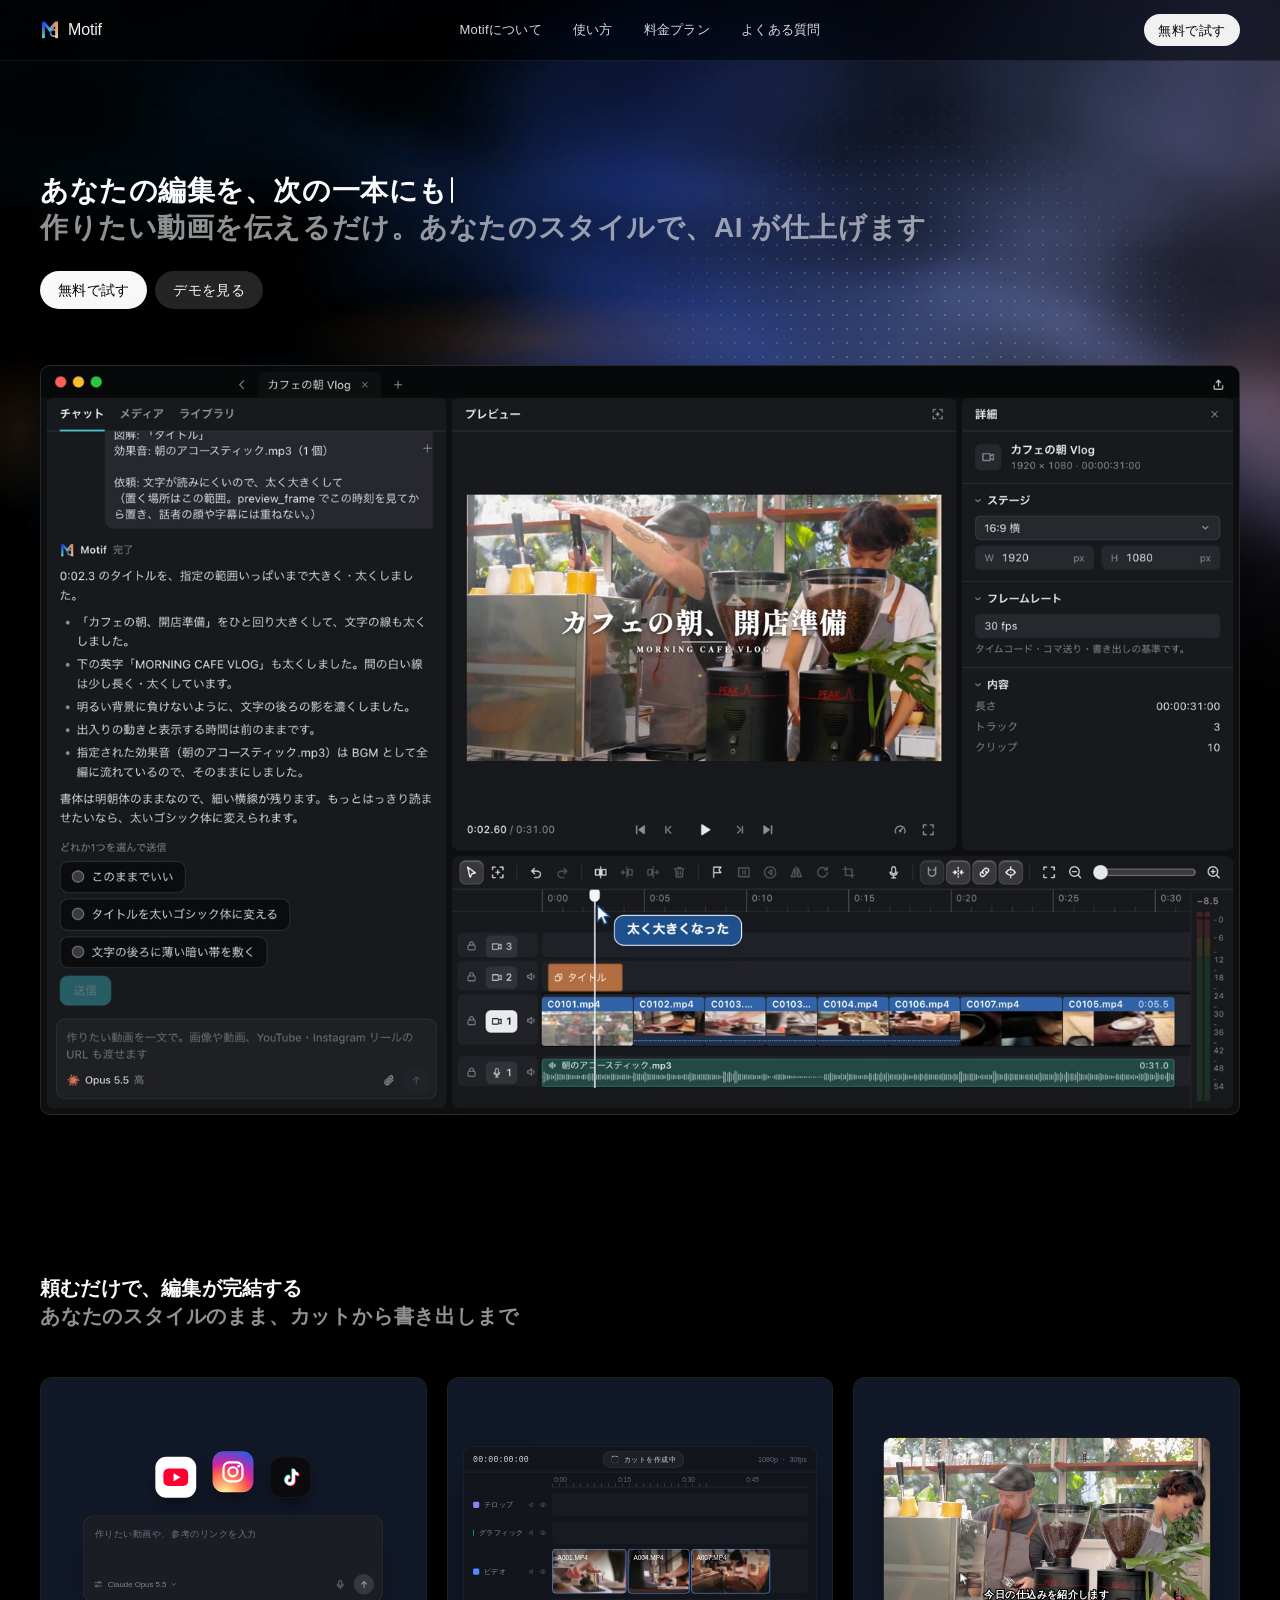
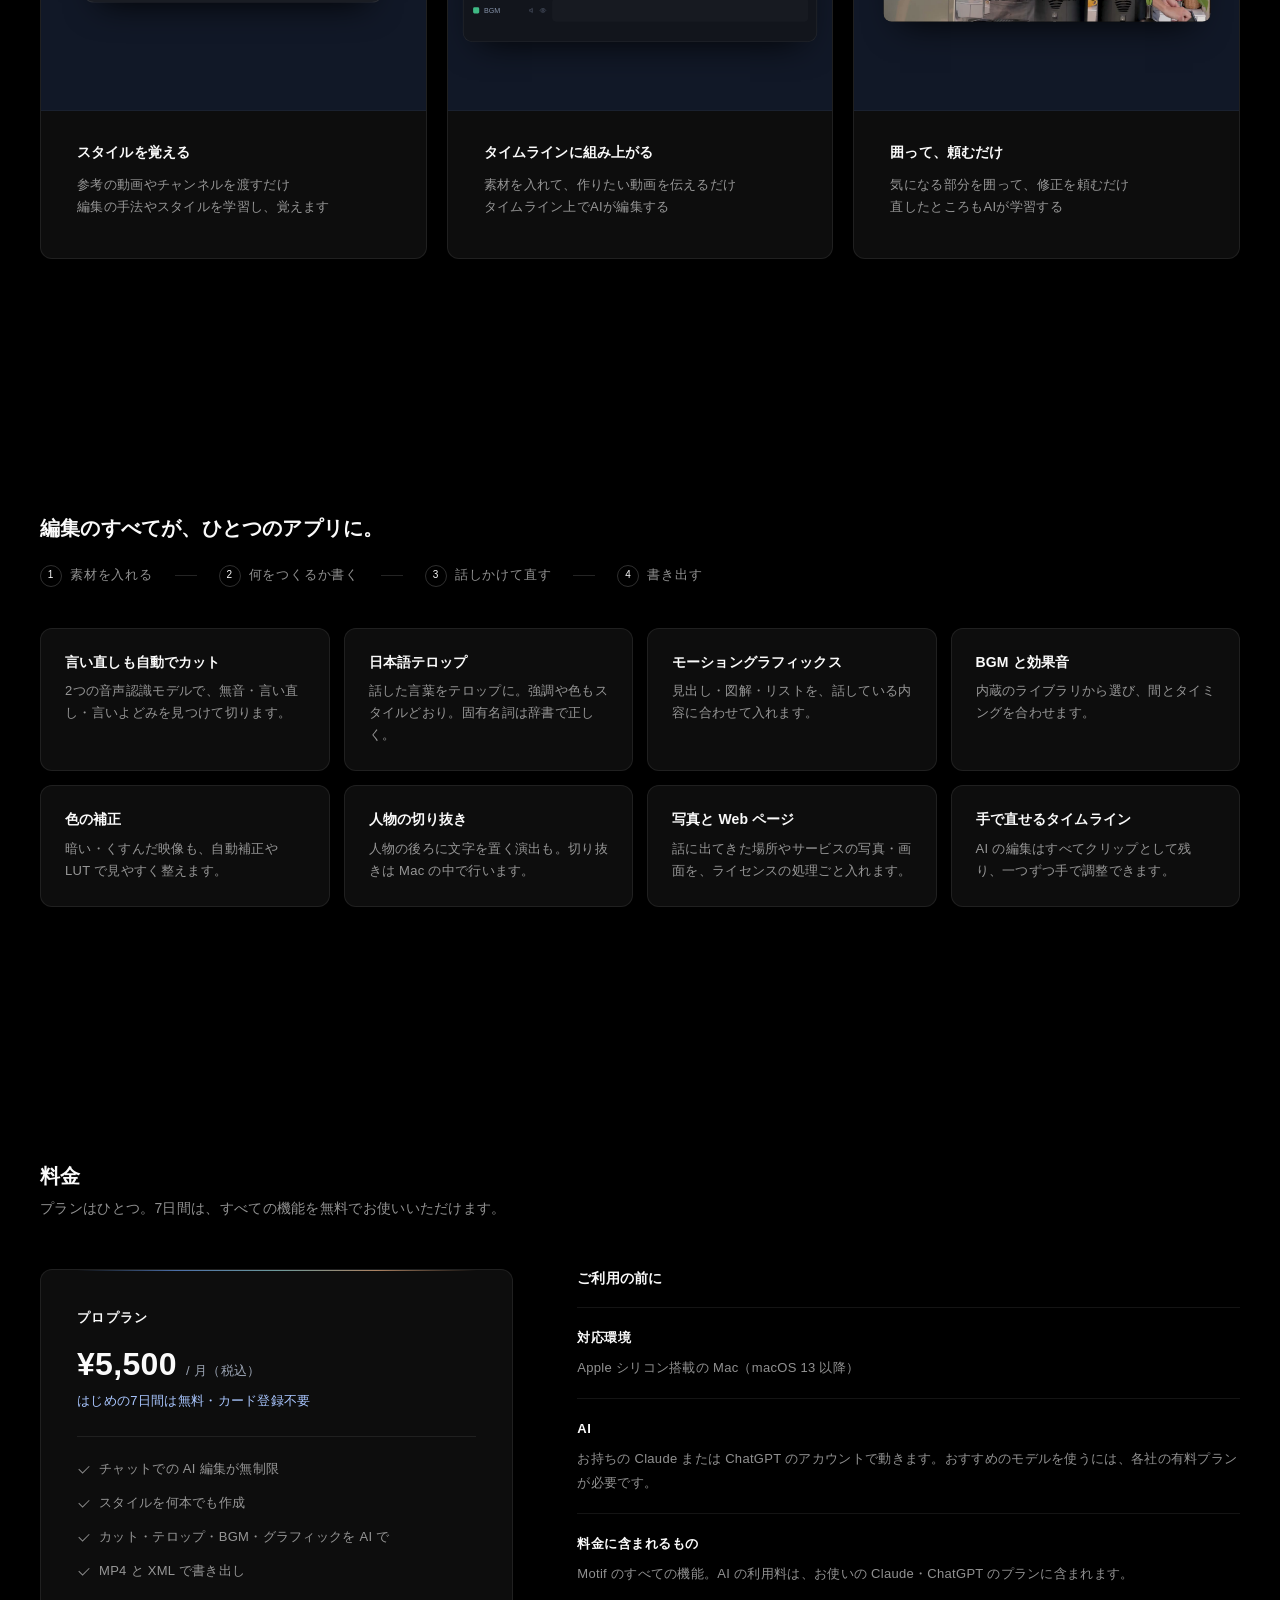
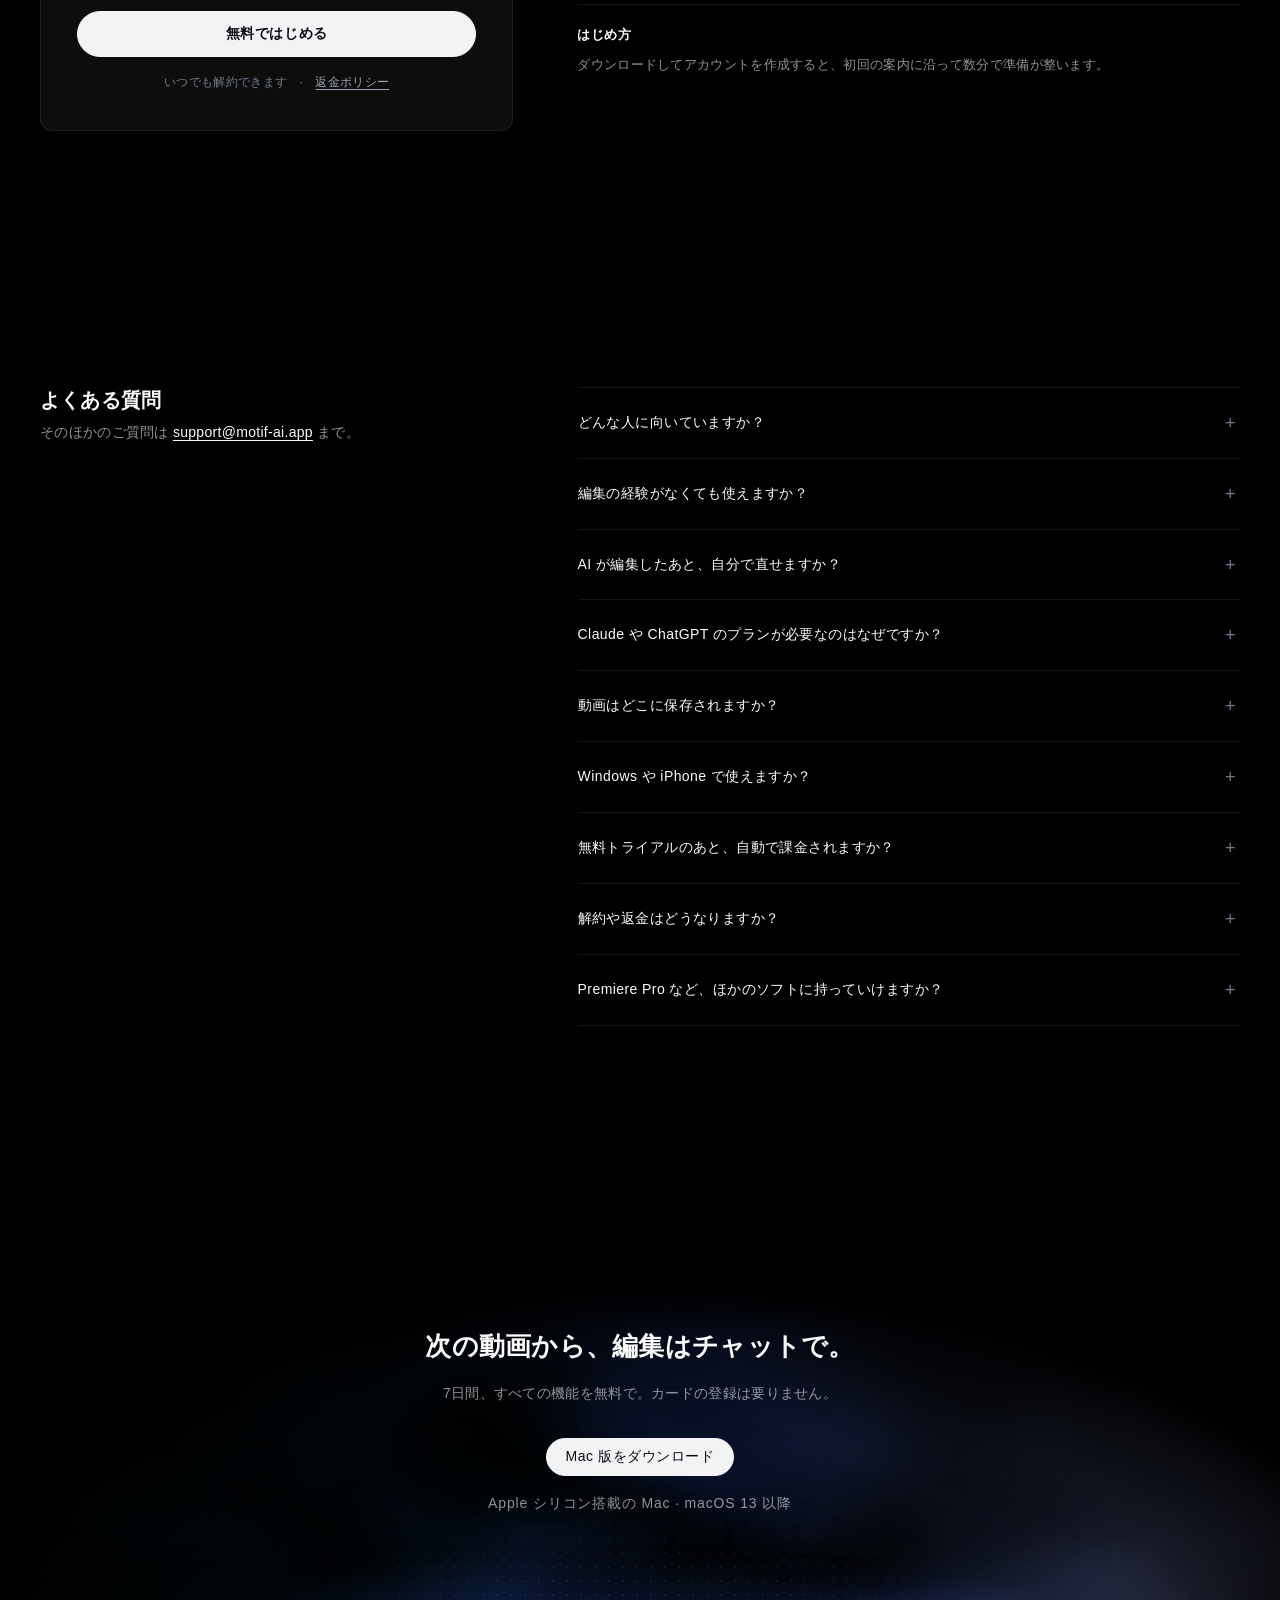
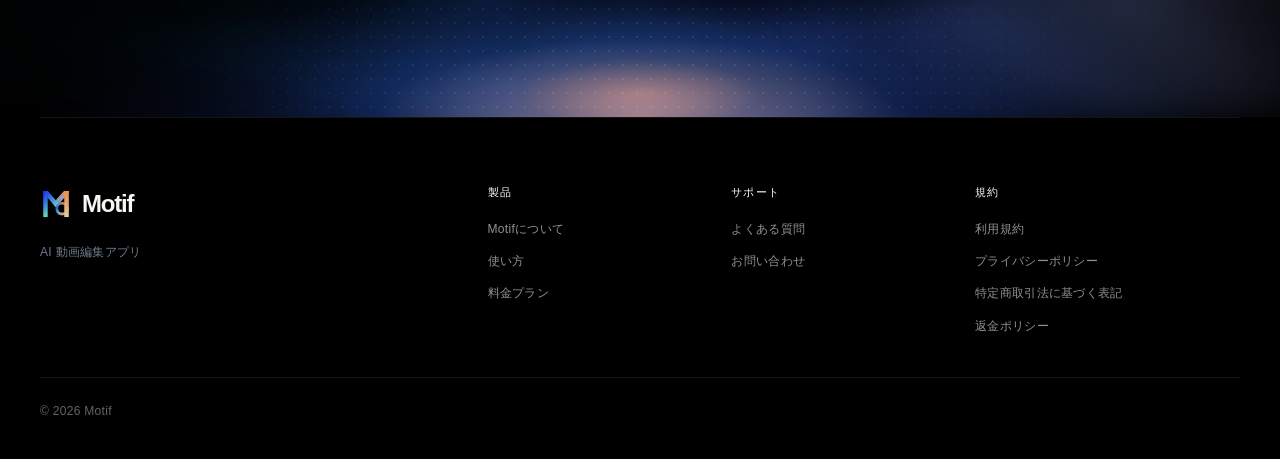
<file: layout.html>
<!doctype html>
<html lang="ja">
<head>
<meta charset="utf-8">
<meta name="robots" content="noindex">
<title>Motif</title>
<link rel="canonical" href="https://motif-ai.app/">
<meta http-equiv="refresh" content="0; url=./">
<script>location.replace("./" + location.hash);</script>
</head>
<body style="background:#060914"></body>
</html>
</file>
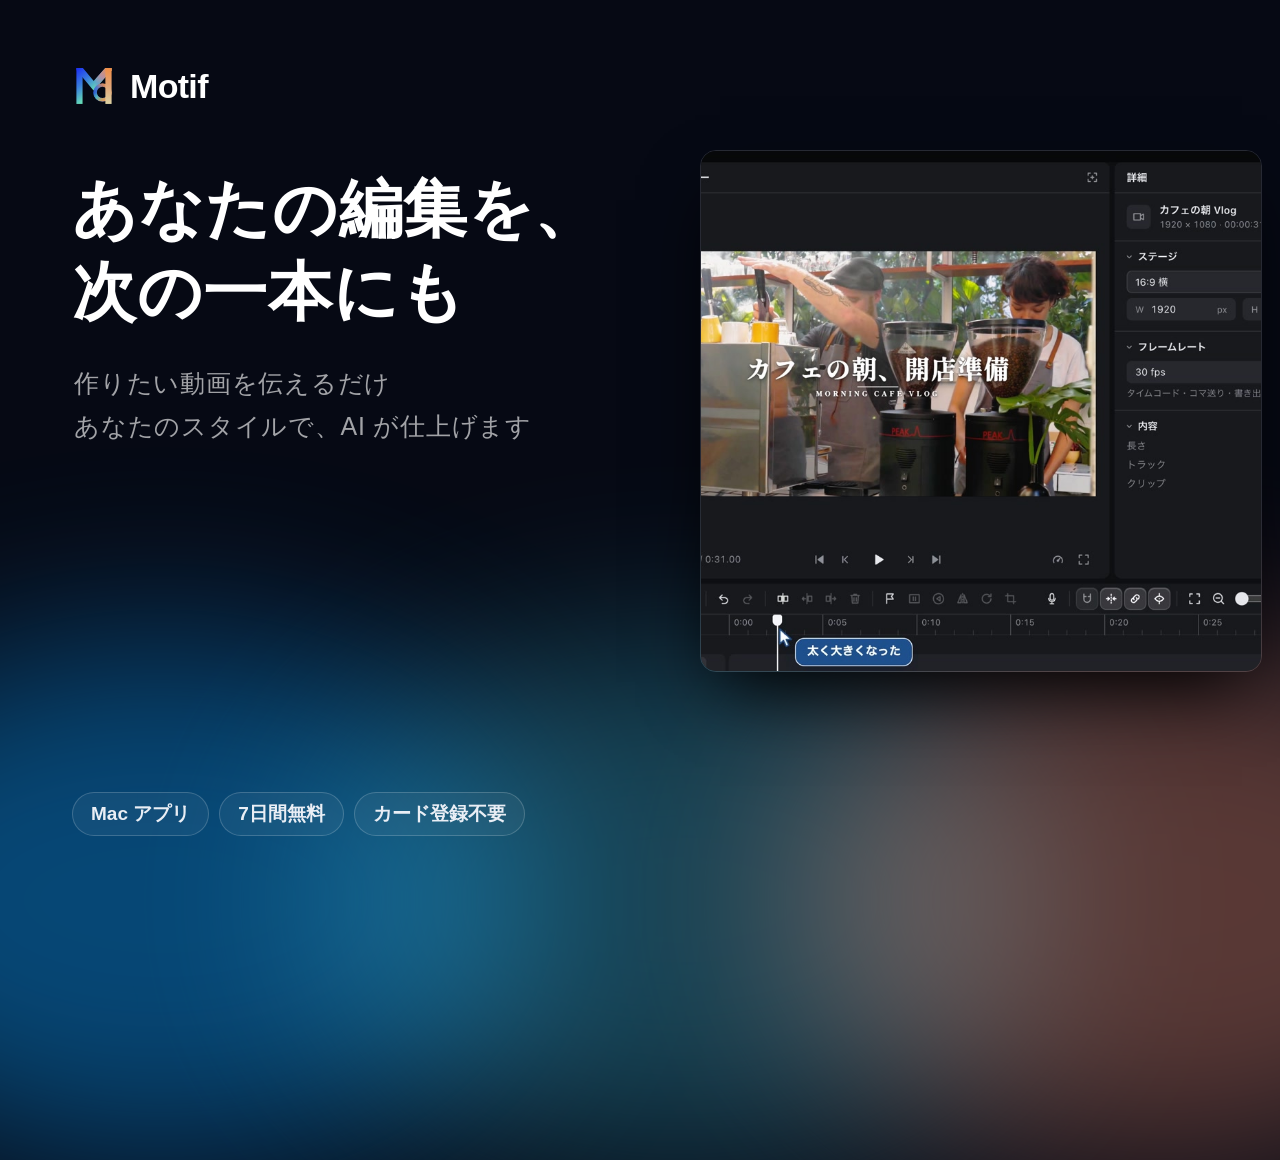
<file: og-template.html>
<!doctype html>
<html lang="ja"><head><meta charset="utf-8">
<!-- Source of assets/og.png (1200×630): render with a headless browser at 1200×630, DPR 1. -->
<style>
  html, body { margin: 0; width: 1200px; height: 630px; overflow: hidden; background: #060914; color: #fff;
    font-family: "Hiragino Sans", "Hiragino Kaku Gothic ProN", -apple-system, sans-serif; font-feature-settings: "palt"; -webkit-font-smoothing: antialiased; }
  .glow { position: absolute; inset: 0; }
  .glow i { position: absolute; bottom: -260px; width: 760px; height: 520px; border-radius: 50%; filter: blur(90px); }
  .glow i:nth-child(1) { left: -220px; background: #075c96; opacity: .75; }
  .glow i:nth-child(2) { left: 300px; background: #39aecb; opacity: .35; }
  .glow i:nth-child(3) { right: -260px; background: #f39174; opacity: .35; }
  .brand { position: absolute; left: 72px; top: 64px; display: flex; align-items: center; gap: 14px; font: 600 34px/1 -apple-system, sans-serif; letter-spacing: -.02em; }
  .brand img { width: 44px; height: 44px; }
  h1 { position: absolute; left: 72px; top: 168px; margin: 0; font-size: 64px; line-height: 1.3; font-weight: 700; letter-spacing: .01em; }
  p { position: absolute; left: 74px; top: 362px; margin: 0; font-size: 25px; line-height: 1.7; font-weight: 500; color: #ffffffa0; letter-spacing: .03em; }
  .tags { position: absolute; left: 72px; bottom: 64px; display: flex; gap: 10px; }
  .tags span { padding: 8px 18px; border-radius: 999px; border: 1px solid #ffffff2e; background: #ffffff0d; font-size: 19px; font-weight: 600; color: #e9eef5; }
  .shot { position: absolute; left: 700px; top: 150px; width: 560px; height: 520px; overflow: hidden; border-radius: 16px; border: 1px solid #ffffff22; box-shadow: 0 30px 70px -20px #000; }
  .shot img { position: absolute; left: -432px; top: -18px; width: 1100px; }
</style></head>
<body>
  <div class="glow"><i></i><i></i><i></i></div>
  <div class="shot"><img src="assets/hero-demo-poster.jpg" alt=""></div>
  <div class="brand"><img src="assets/motif-mark.svg" alt="">Motif</div>
  <h1>あなたの編集を、<br>次の一本にも</h1>
  <p>作りたい動画を伝えるだけ<br>あなたのスタイルで、AI が仕上げます</p>
  <div class="tags"><span>Mac アプリ</span><span>7日間無料</span><span>カード登録不要</span></div>
</body></html>
</file>
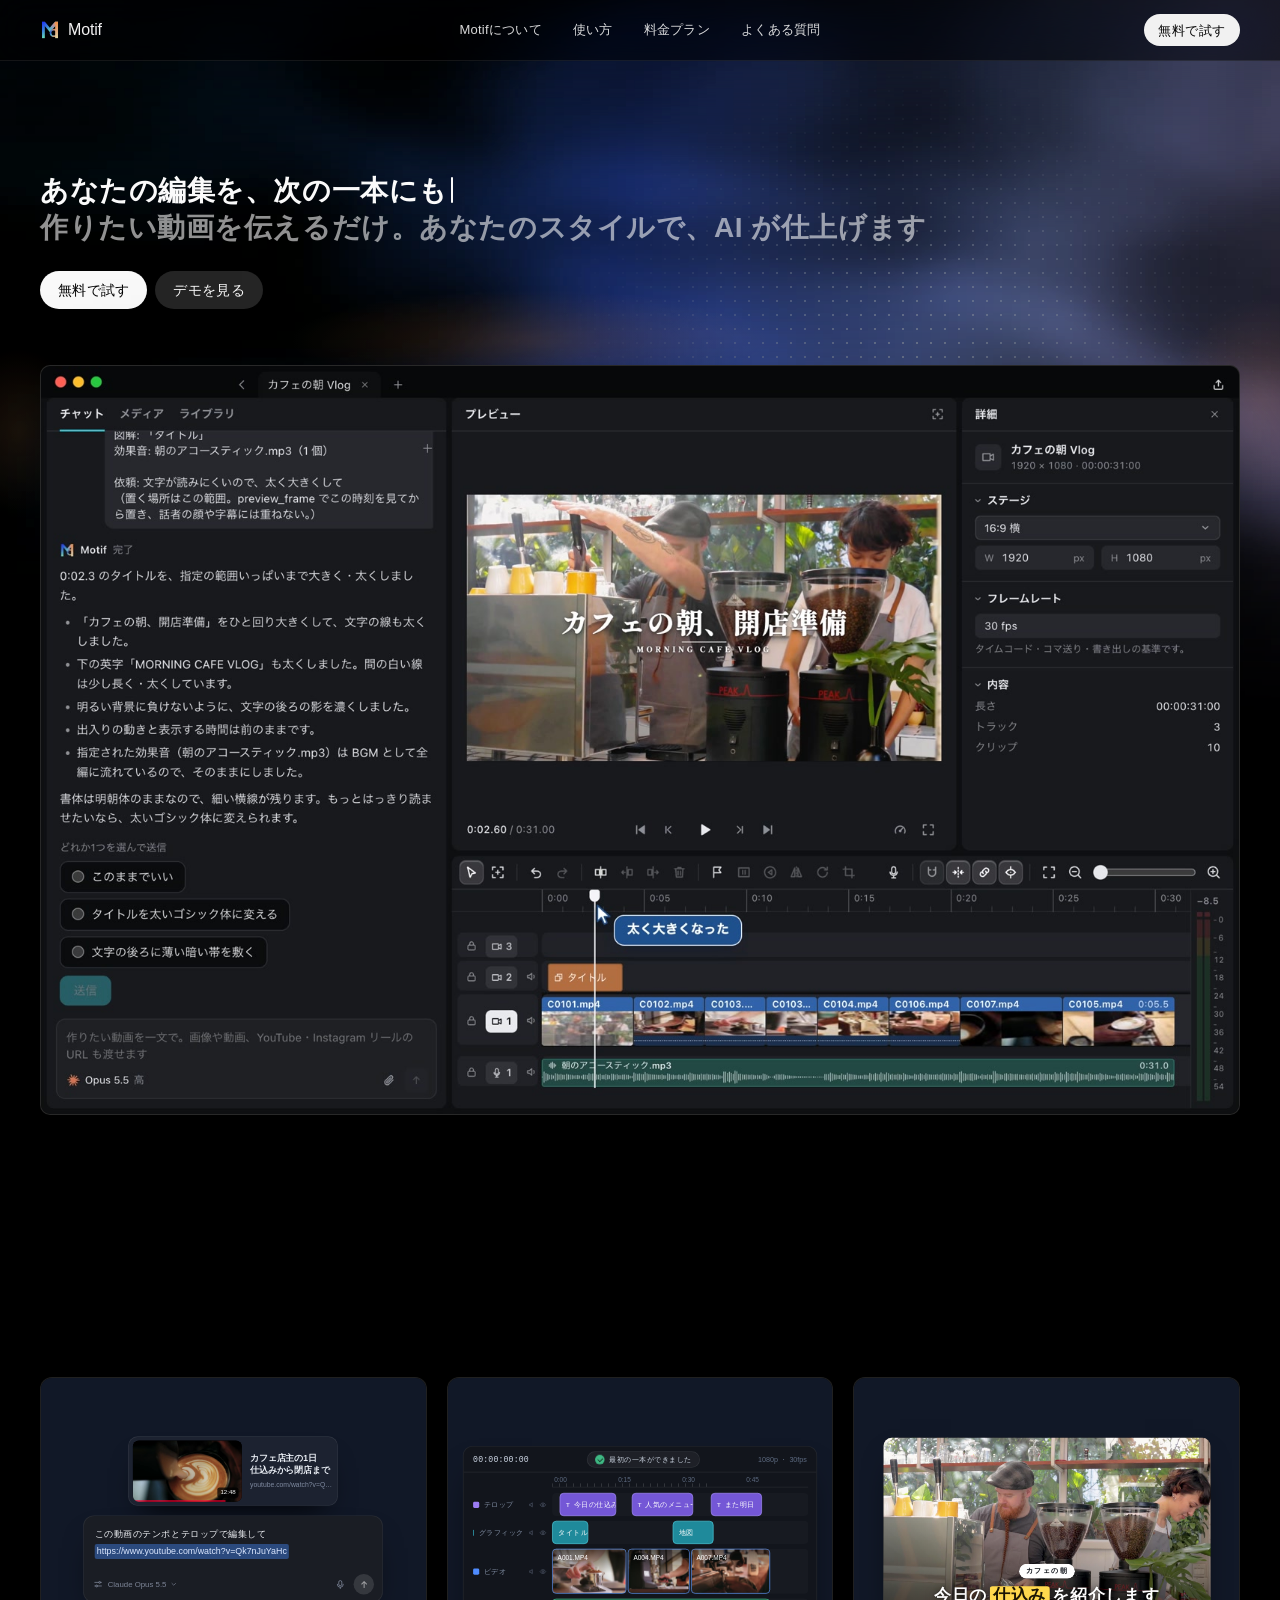
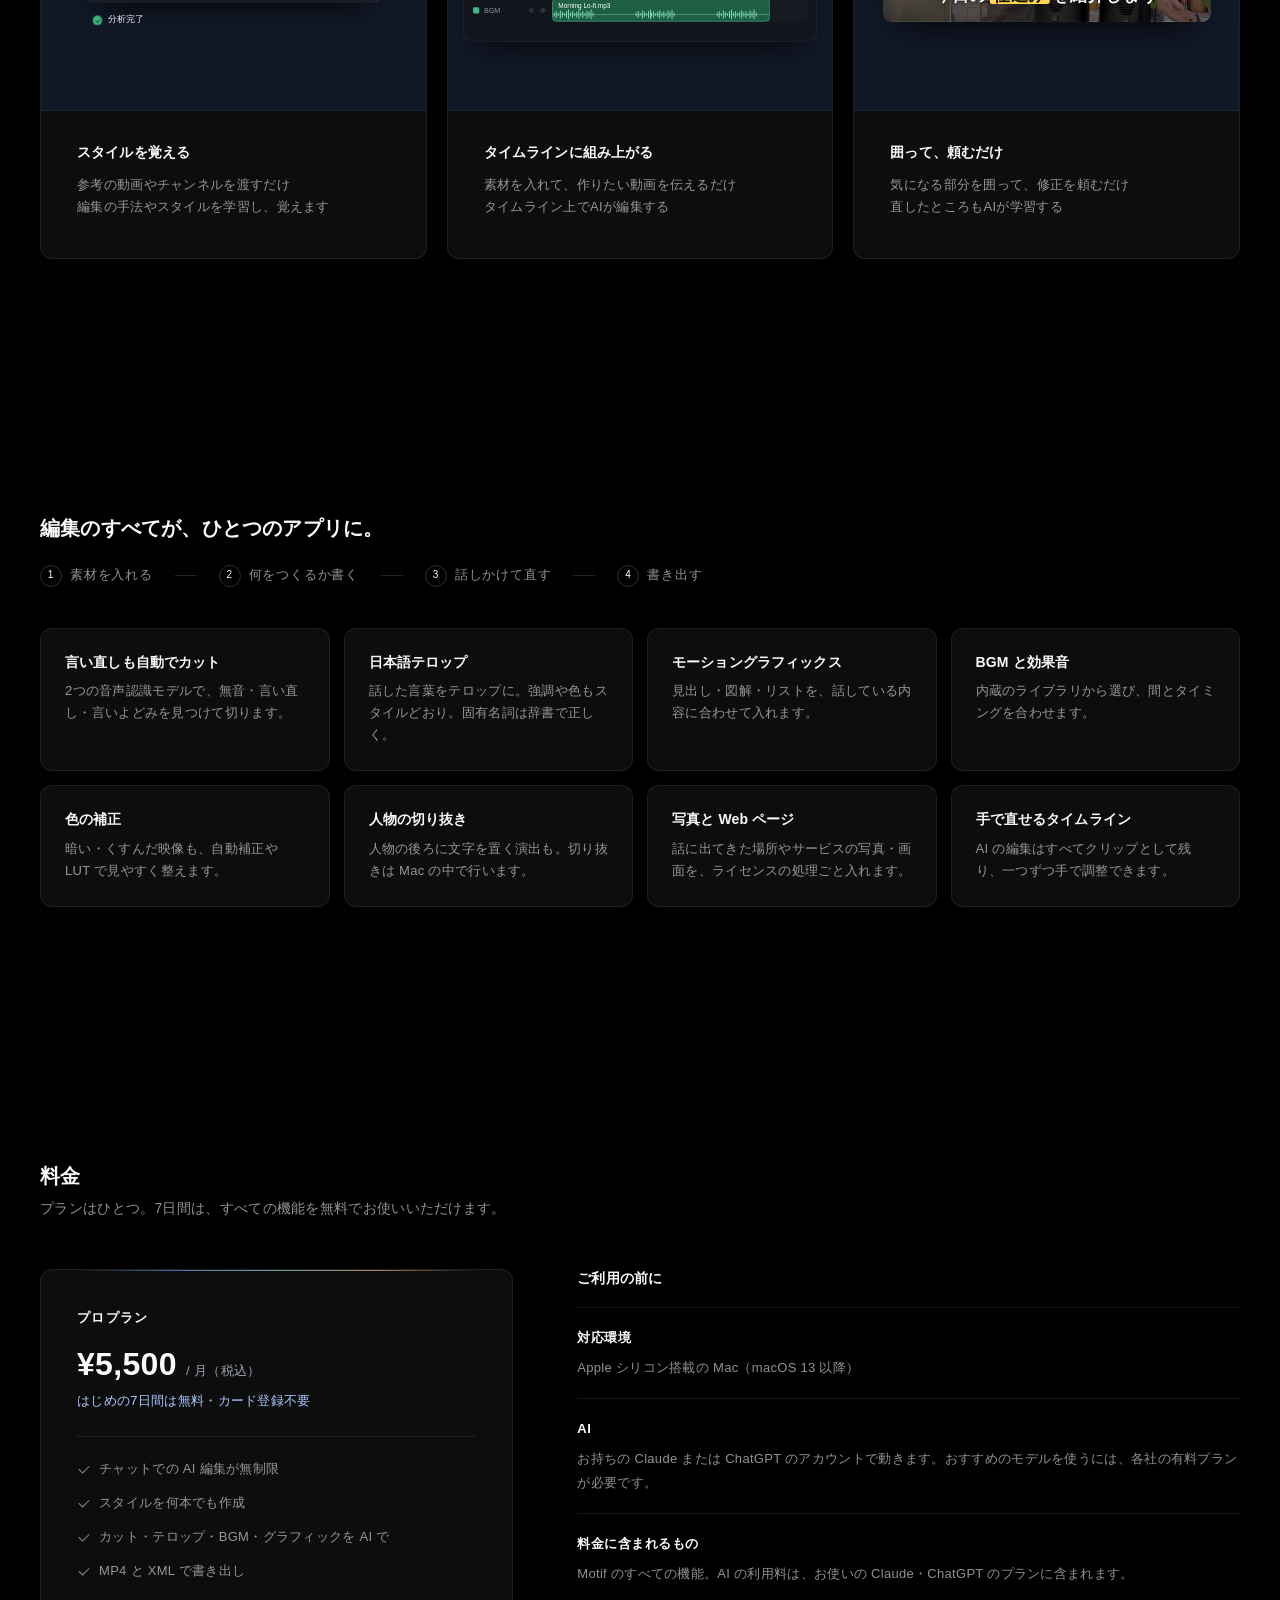
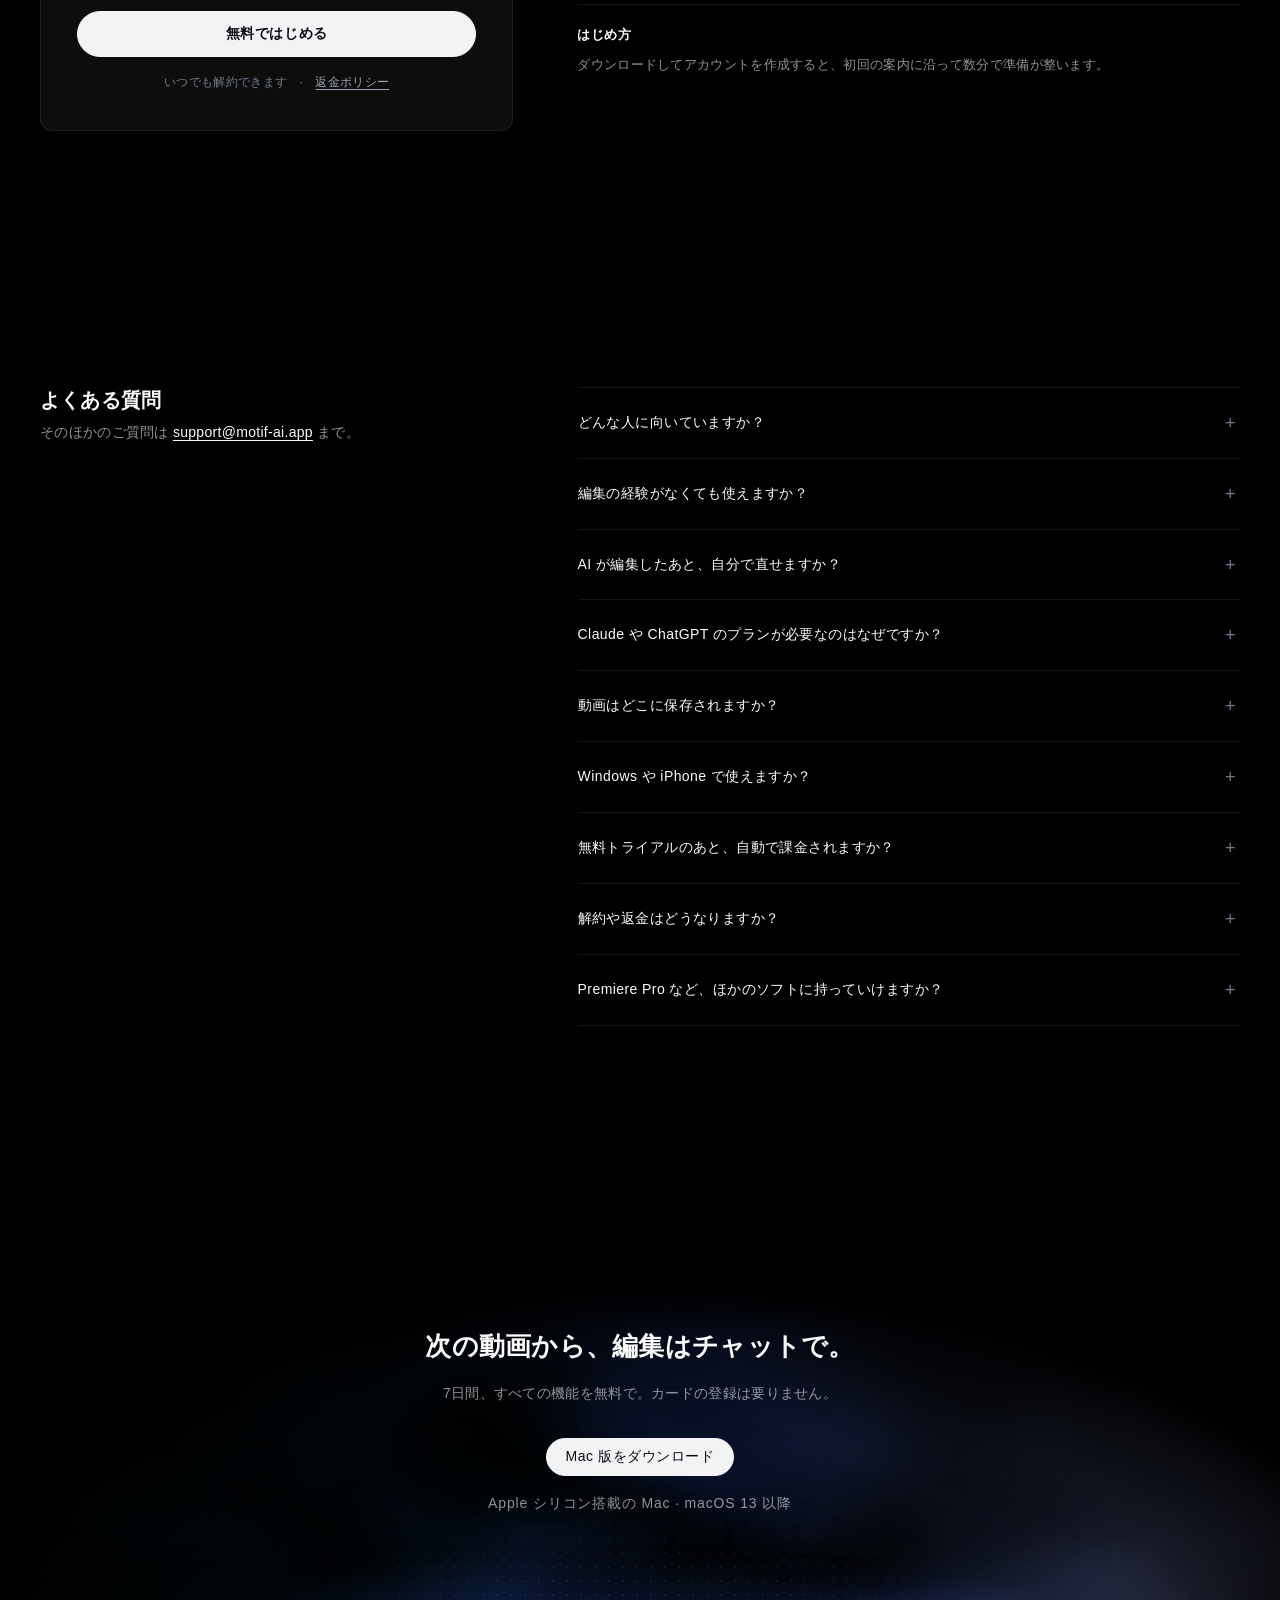
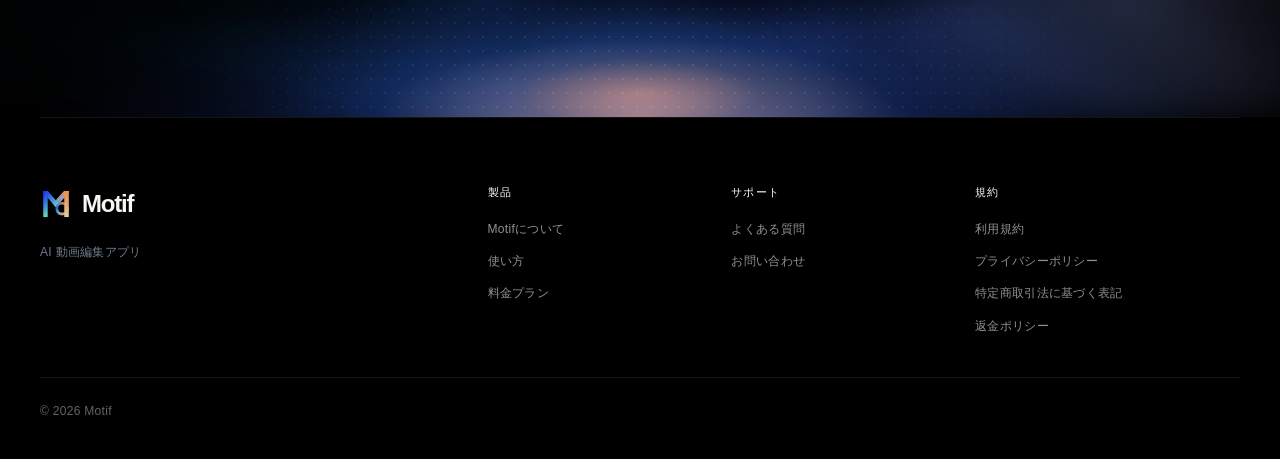
<file: pricing.html>
<!doctype html>
<html lang="ja">
<head>
<meta charset="utf-8">
<meta name="robots" content="noindex">
<title>料金プラン｜Motif</title>
<link rel="canonical" href="https://motif-ai.app/#pricing">
<meta http-equiv="refresh" content="0; url=./#pricing">
<script>location.replace("./#pricing");</script>
</head>
<body style="background:#060914;color:#fff;font-family:-apple-system,'Hiragino Sans',sans-serif">
<p style="padding:40px">移動しました：<a style="color:#96d7d9" href="./#pricing">料金プラン</a></p>
</body>
</html>
</file>
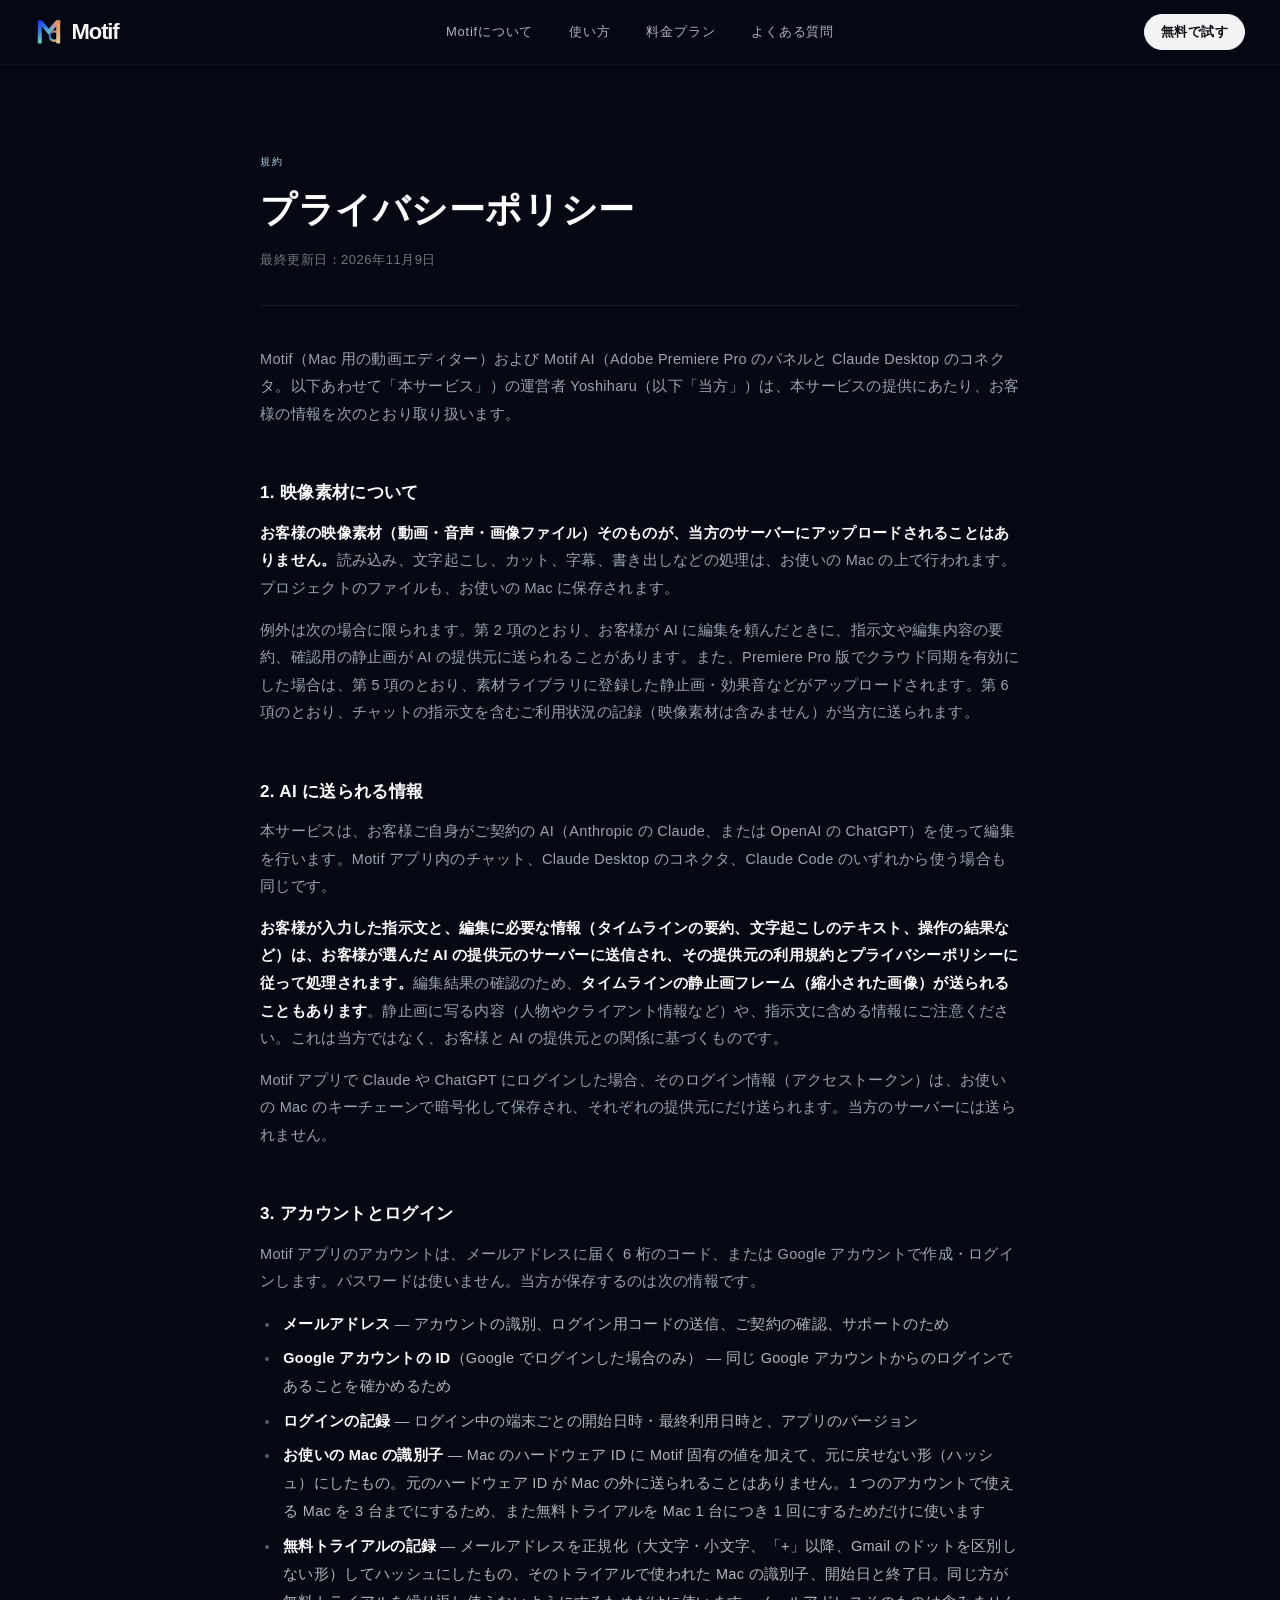
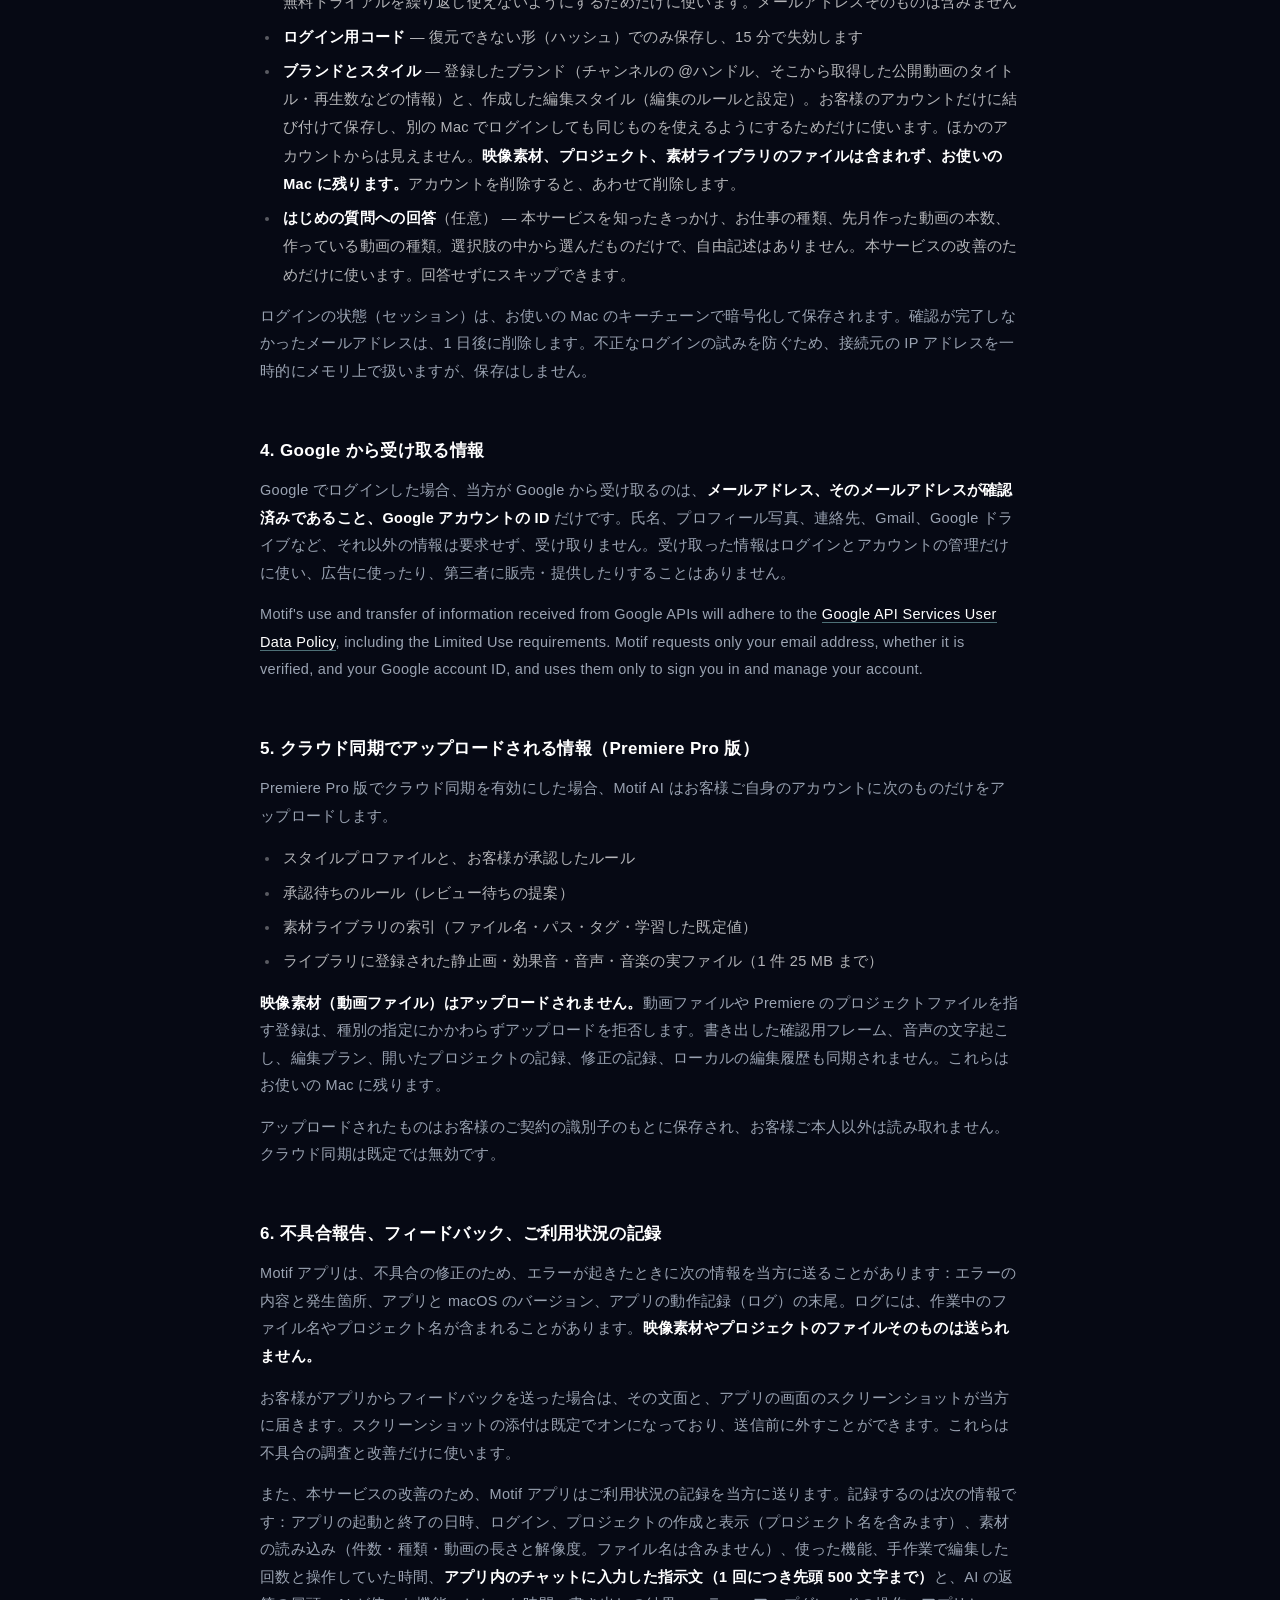
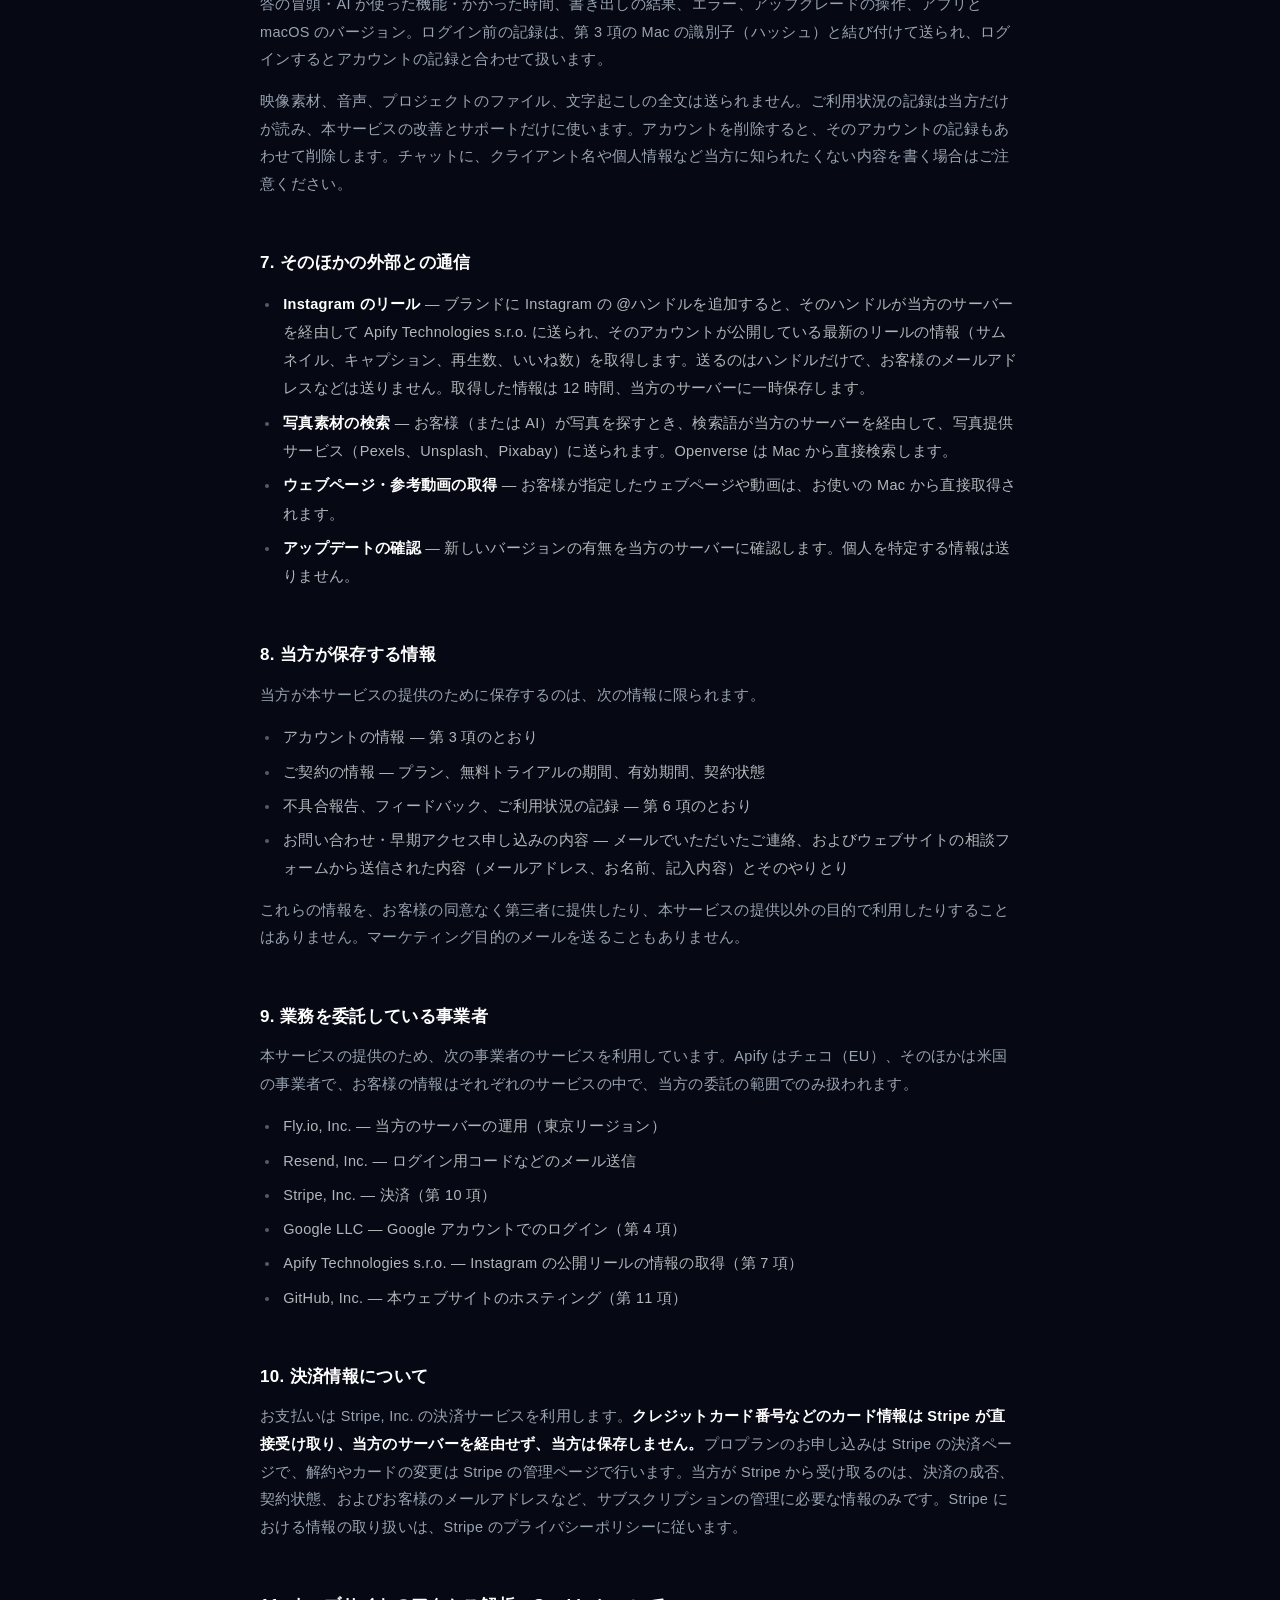
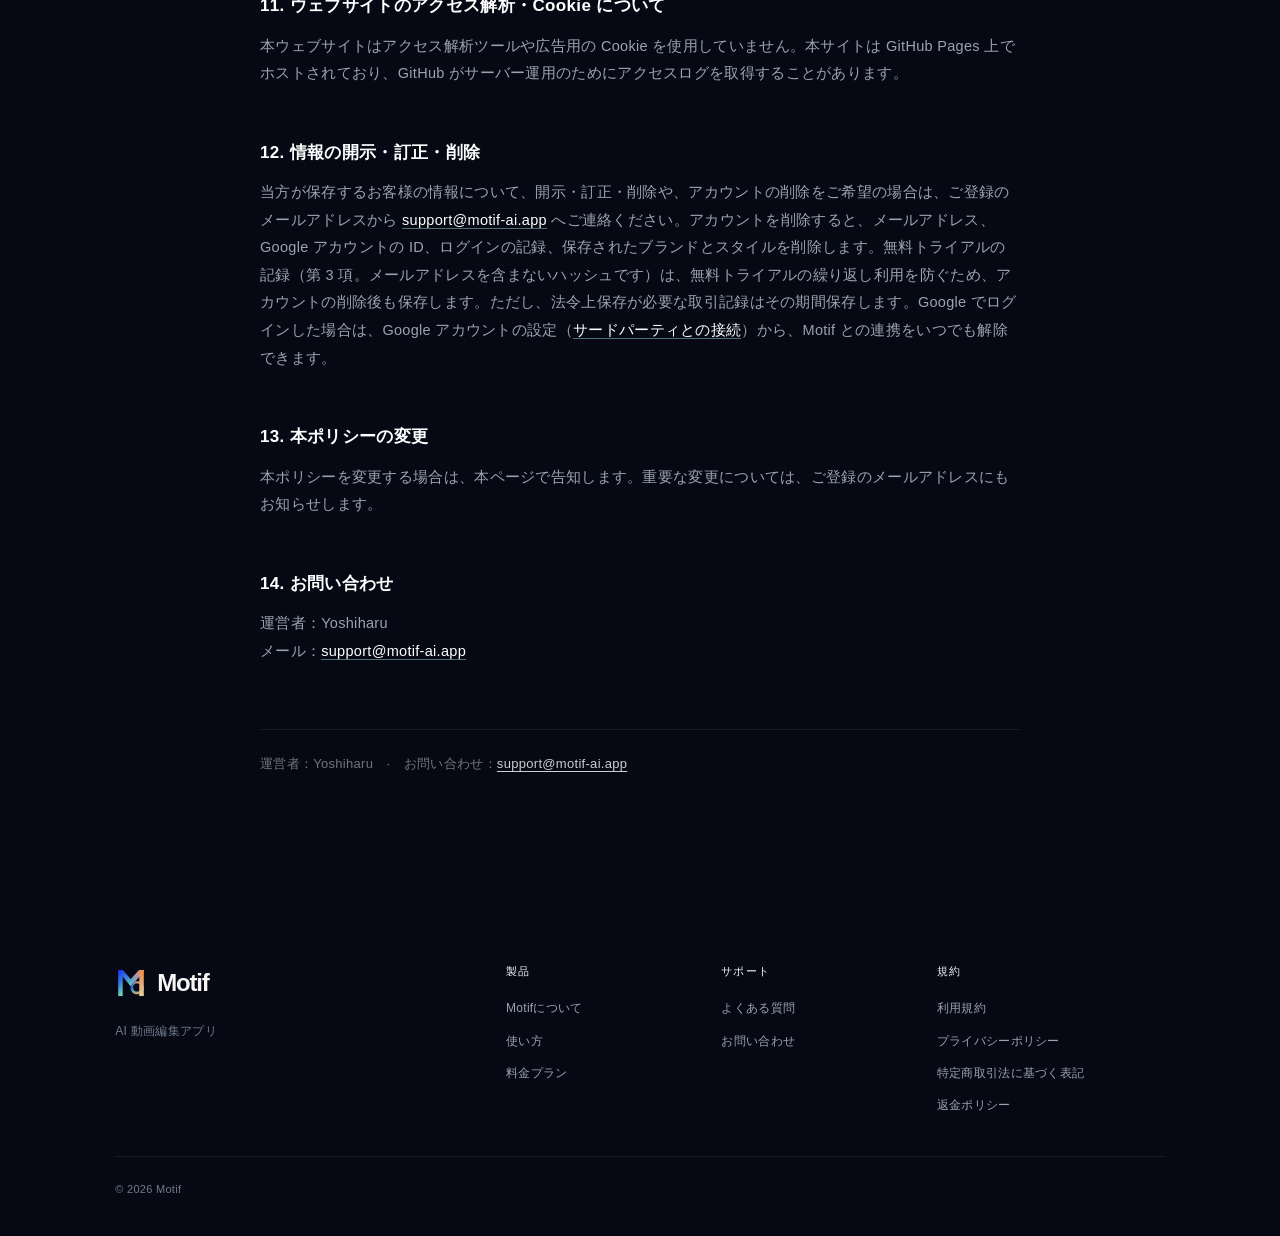
<file: privacy.html>
<!doctype html>
<html lang="ja">
<head>
  <meta charset="utf-8">
  <meta name="viewport" content="width=device-width, initial-scale=1">
  <title>プライバシーポリシー｜Motif</title>
  <meta name="description" content="Motif がお客様の情報をどのように扱うかのご案内です。">
  <link rel="canonical" href="https://motif-ai.app/privacy.html">
  <link rel="icon" href="assets/motif-mark.svg" type="image/svg+xml">
  <link rel="stylesheet" href="layout.css?v=20261108c">
  <link rel="stylesheet" href="color-design.css?v=20261108c">
  <link rel="stylesheet" href="lp-refine.css?v=20261108c">
  <link rel="stylesheet" href="legal.css?v=20261108c">
</head>
<body>
  <a class="skip-link" href="#main">本文へ移動</a>
  <header class="site-header">
    <div class="container nav">
      <a class="wordmark" href="./"><img src="assets/motif-mark.svg" alt="" width="34" height="34">Motif</a>
      <nav aria-label="メインメニュー">
        <a href="./#features">Motifについて</a>
        <a href="./#how">使い方</a>
        <a href="./#pricing">料金プラン</a>
        <a href="./#faq">よくある質問</a>
      </nav>
      <a class="nav-download" href="download.html">無料で試す</a>
    </div>
  </header>

  <main id="main" class="legal">
    <div class="legal-head">
      <span class="eyebrow">規約</span>
      <h1>プライバシーポリシー</h1>
      <p>最終更新日：2026年11月9日</p>
    </div>
    <article class="legal-body">

<p>Motif（Mac 用の動画エディター）および Motif AI（Adobe Premiere Pro のパネルと Claude Desktop のコネクタ。以下あわせて「本サービス」）の運営者 Yoshiharu（以下「当方」）は、本サービスの提供にあたり、お客様の情報を次のとおり取り扱います。</p>

  <h2>1. 映像素材について</h2>
  <p><strong>お客様の映像素材（動画・音声・画像ファイル）そのものが、当方のサーバーにアップロードされることはありません。</strong>読み込み、文字起こし、カット、字幕、書き出しなどの処理は、お使いの Mac の上で行われます。プロジェクトのファイルも、お使いの Mac に保存されます。</p>
  <p>例外は次の場合に限られます。第 2 項のとおり、お客様が AI に編集を頼んだときに、指示文や編集内容の要約、確認用の静止画が AI の提供元に送られることがあります。また、Premiere Pro 版でクラウド同期を有効にした場合は、第 5 項のとおり、素材ライブラリに登録した静止画・効果音などがアップロードされます。第 6 項のとおり、チャットの指示文を含むご利用状況の記録（映像素材は含みません）が当方に送られます。</p>

  <h2>2. AI に送られる情報</h2>
  <p>本サービスは、お客様ご自身がご契約の AI（Anthropic の Claude、または OpenAI の ChatGPT）を使って編集を行います。Motif アプリ内のチャット、Claude Desktop のコネクタ、Claude Code のいずれから使う場合も同じです。</p>
  <p><strong>お客様が入力した指示文と、編集に必要な情報（タイムラインの要約、文字起こしのテキスト、操作の結果など）は、お客様が選んだ AI の提供元のサーバーに送信され、その提供元の利用規約とプライバシーポリシーに従って処理されます。</strong>編集結果の確認のため、<strong>タイムラインの静止画フレーム（縮小された画像）が送られることもあります</strong>。静止画に写る内容（人物やクライアント情報など）や、指示文に含める情報にご注意ください。これは当方ではなく、お客様と AI の提供元との関係に基づくものです。</p>
  <p>Motif アプリで Claude や ChatGPT にログインした場合、そのログイン情報（アクセストークン）は、お使いの Mac のキーチェーンで暗号化して保存され、それぞれの提供元にだけ送られます。当方のサーバーには送られません。</p>

  <h2>3. アカウントとログイン</h2>
  <p>Motif アプリのアカウントは、メールアドレスに届く 6 桁のコード、または Google アカウントで作成・ログインします。パスワードは使いません。当方が保存するのは次の情報です。</p>
  <ul>
    <li><strong>メールアドレス</strong> — アカウントの識別、ログイン用コードの送信、ご契約の確認、サポートのため</li>
    <li><strong>Google アカウントの ID</strong>（Google でログインした場合のみ） — 同じ Google アカウントからのログインであることを確かめるため</li>
    <li><strong>ログインの記録</strong> — ログイン中の端末ごとの開始日時・最終利用日時と、アプリのバージョン</li>
    <li><strong>お使いの Mac の識別子</strong> — Mac のハードウェア ID に Motif 固有の値を加えて、元に戻せない形（ハッシュ）にしたもの。元のハードウェア ID が Mac の外に送られることはありません。1 つのアカウントで使える Mac を 3 台までにするため、また無料トライアルを Mac 1 台につき 1 回にするためだけに使います</li>
    <li><strong>無料トライアルの記録</strong> — メールアドレスを正規化（大文字・小文字、「+」以降、Gmail のドットを区別しない形）してハッシュにしたもの、そのトライアルで使われた Mac の識別子、開始日と終了日。同じ方が無料トライアルを繰り返し使えないようにするためだけに使います。メールアドレスそのものは含みません</li>
    <li><strong>ログイン用コード</strong> — 復元できない形（ハッシュ）でのみ保存し、15 分で失効します</li>
    <li><strong>ブランドとスタイル</strong> — 登録したブランド（チャンネルの @ハンドル、そこから取得した公開動画のタイトル・再生数などの情報）と、作成した編集スタイル（編集のルールと設定）。お客様のアカウントだけに結び付けて保存し、別の Mac でログインしても同じものを使えるようにするためだけに使います。ほかのアカウントからは見えません。<strong>映像素材、プロジェクト、素材ライブラリのファイルは含まれず、お使いの Mac に残ります。</strong>アカウントを削除すると、あわせて削除します。</li>
    <li><strong>はじめの質問への回答</strong>（任意） — 本サービスを知ったきっかけ、お仕事の種類、先月作った動画の本数、作っている動画の種類。選択肢の中から選んだものだけで、自由記述はありません。本サービスの改善のためだけに使います。回答せずにスキップできます。</li>
  </ul>
  <p>ログインの状態（セッション）は、お使いの Mac のキーチェーンで暗号化して保存されます。確認が完了しなかったメールアドレスは、1 日後に削除します。不正なログインの試みを防ぐため、接続元の IP アドレスを一時的にメモリ上で扱いますが、保存はしません。</p>

  <h2>4. Google から受け取る情報</h2>
  <p>Google でログインした場合、当方が Google から受け取るのは、<strong>メールアドレス、そのメールアドレスが確認済みであること、Google アカウントの ID</strong> だけです。氏名、プロフィール写真、連絡先、Gmail、Google ドライブなど、それ以外の情報は要求せず、受け取りません。受け取った情報はログインとアカウントの管理だけに使い、広告に使ったり、第三者に販売・提供したりすることはありません。</p>
  <p lang="en">Motif's use and transfer of information received from Google APIs will adhere to the <a href="https://developers.google.com/terms/api-services-user-data-policy">Google API Services User Data Policy</a>, including the Limited Use requirements. Motif requests only your email address, whether it is verified, and your Google account ID, and uses them only to sign you in and manage your account.</p>

  <h2>5. クラウド同期でアップロードされる情報（Premiere Pro 版）</h2>
  <p>Premiere Pro 版でクラウド同期を有効にした場合、Motif AI はお客様ご自身のアカウントに次のものだけをアップロードします。</p>
  <ul>
    <li>スタイルプロファイルと、お客様が承認したルール</li>
    <li>承認待ちのルール（レビュー待ちの提案）</li>
    <li>素材ライブラリの索引（ファイル名・パス・タグ・学習した既定値）</li>
    <li>ライブラリに登録された静止画・効果音・音声・音楽の実ファイル（1 件 25 MB まで）</li>
  </ul>
  <p><strong>映像素材（動画ファイル）はアップロードされません。</strong>動画ファイルや Premiere のプロジェクトファイルを指す登録は、種別の指定にかかわらずアップロードを拒否します。書き出した確認用フレーム、音声の文字起こし、編集プラン、開いたプロジェクトの記録、修正の記録、ローカルの編集履歴も同期されません。これらはお使いの Mac に残ります。</p>
  <p>アップロードされたものはお客様のご契約の識別子のもとに保存され、お客様ご本人以外は読み取れません。クラウド同期は既定では無効です。</p>

  <h2>6. 不具合報告、フィードバック、ご利用状況の記録</h2>
  <p>Motif アプリは、不具合の修正のため、エラーが起きたときに次の情報を当方に送ることがあります：エラーの内容と発生箇所、アプリと macOS のバージョン、アプリの動作記録（ログ）の末尾。ログには、作業中のファイル名やプロジェクト名が含まれることがあります。<strong>映像素材やプロジェクトのファイルそのものは送られません。</strong></p>
  <p>お客様がアプリからフィードバックを送った場合は、その文面と、アプリの画面のスクリーンショットが当方に届きます。スクリーンショットの添付は既定でオンになっており、送信前に外すことができます。これらは不具合の調査と改善だけに使います。</p>
  <p>また、本サービスの改善のため、Motif アプリはご利用状況の記録を当方に送ります。記録するのは次の情報です：アプリの起動と終了の日時、ログイン、プロジェクトの作成と表示（プロジェクト名を含みます）、素材の読み込み（件数・種類・動画の長さと解像度。ファイル名は含みません）、使った機能、手作業で編集した回数と操作していた時間、<strong>アプリ内のチャットに入力した指示文（1 回につき先頭 500 文字まで）</strong>と、AI の返答の冒頭・AI が使った機能・かかった時間、書き出しの結果、エラー、アップグレードの操作、アプリと macOS のバージョン。ログイン前の記録は、第 3 項の Mac の識別子（ハッシュ）と結び付けて送られ、ログインするとアカウントの記録と合わせて扱います。</p>
  <p>映像素材、音声、プロジェクトのファイル、文字起こしの全文は送られません。ご利用状況の記録は当方だけが読み、本サービスの改善とサポートだけに使います。アカウントを削除すると、そのアカウントの記録もあわせて削除します。チャットに、クライアント名や個人情報など当方に知られたくない内容を書く場合はご注意ください。</p>

  <h2>7. そのほかの外部との通信</h2>
  <ul>
    <li><strong>Instagram のリール</strong> — ブランドに Instagram の @ハンドルを追加すると、そのハンドルが当方のサーバーを経由して Apify Technologies s.r.o. に送られ、そのアカウントが公開している最新のリールの情報（サムネイル、キャプション、再生数、いいね数）を取得します。送るのはハンドルだけで、お客様のメールアドレスなどは送りません。取得した情報は 12 時間、当方のサーバーに一時保存します。</li>
    <li><strong>写真素材の検索</strong> — お客様（または AI）が写真を探すとき、検索語が当方のサーバーを経由して、写真提供サービス（Pexels、Unsplash、Pixabay）に送られます。Openverse は Mac から直接検索します。</li>
    <li><strong>ウェブページ・参考動画の取得</strong> — お客様が指定したウェブページや動画は、お使いの Mac から直接取得されます。</li>
    <li><strong>アップデートの確認</strong> — 新しいバージョンの有無を当方のサーバーに確認します。個人を特定する情報は送りません。</li>
  </ul>

  <h2>8. 当方が保存する情報</h2>
  <p>当方が本サービスの提供のために保存するのは、次の情報に限られます。</p>
  <ul>
    <li>アカウントの情報 — 第 3 項のとおり</li>
    <li>ご契約の情報 — プラン、無料トライアルの期間、有効期間、契約状態</li>
    <li>不具合報告、フィードバック、ご利用状況の記録 — 第 6 項のとおり</li>
    <li>お問い合わせ・早期アクセス申し込みの内容 — メールでいただいたご連絡、およびウェブサイトの相談フォームから送信された内容（メールアドレス、お名前、記入内容）とそのやりとり</li>
  </ul>
  <p>これらの情報を、お客様の同意なく第三者に提供したり、本サービスの提供以外の目的で利用したりすることはありません。マーケティング目的のメールを送ることもありません。</p>

  <h2>9. 業務を委託している事業者</h2>
  <p>本サービスの提供のため、次の事業者のサービスを利用しています。Apify はチェコ（EU）、そのほかは米国の事業者で、お客様の情報はそれぞれのサービスの中で、当方の委託の範囲でのみ扱われます。</p>
  <ul>
    <li>Fly.io, Inc. — 当方のサーバーの運用（東京リージョン）</li>
    <li>Resend, Inc. — ログイン用コードなどのメール送信</li>
    <li>Stripe, Inc. — 決済（第 10 項）</li>
    <li>Google LLC — Google アカウントでのログイン（第 4 項）</li>
    <li>Apify Technologies s.r.o. — Instagram の公開リールの情報の取得（第 7 項）</li>
    <li>GitHub, Inc. — 本ウェブサイトのホスティング（第 11 項）</li>
  </ul>

  <h2>10. 決済情報について</h2>
  <p>お支払いは Stripe, Inc. の決済サービスを利用します。<strong>クレジットカード番号などのカード情報は Stripe が直接受け取り、当方のサーバーを経由せず、当方は保存しません。</strong>プロプランのお申し込みは Stripe の決済ページで、解約やカードの変更は Stripe の管理ページで行います。当方が Stripe から受け取るのは、決済の成否、契約状態、およびお客様のメールアドレスなど、サブスクリプションの管理に必要な情報のみです。Stripe における情報の取り扱いは、Stripe のプライバシーポリシーに従います。</p>

  <h2>11. ウェブサイトのアクセス解析・Cookie について</h2>
  <p>本ウェブサイトはアクセス解析ツールや広告用の Cookie を使用していません。本サイトは GitHub Pages 上でホストされており、GitHub がサーバー運用のためにアクセスログを取得することがあります。</p>

  <h2>12. 情報の開示・訂正・削除</h2>
  <p>当方が保存するお客様の情報について、開示・訂正・削除や、アカウントの削除をご希望の場合は、ご登録のメールアドレスから <a href="mailto:support@motif-ai.app">support@motif-ai.app</a> へご連絡ください。アカウントを削除すると、メールアドレス、Google アカウントの ID、ログインの記録、保存されたブランドとスタイルを削除します。無料トライアルの記録（第 3 項。メールアドレスを含まないハッシュです）は、無料トライアルの繰り返し利用を防ぐため、アカウントの削除後も保存します。ただし、法令上保存が必要な取引記録はその期間保存します。Google でログインした場合は、Google アカウントの設定（<a href="https://myaccount.google.com/connections">サードパーティとの接続</a>）から、Motif との連携をいつでも解除できます。</p>

  <h2>13. 本ポリシーの変更</h2>
  <p>本ポリシーを変更する場合は、本ページで告知します。重要な変更については、ご登録のメールアドレスにもお知らせします。</p>

  <h2>14. お問い合わせ</h2>
  <p>運営者：Yoshiharu<br>メール：<a href="mailto:support@motif-ai.app">support@motif-ai.app</a></p>
    </article>
    <p class="legal-foot">運営者：Yoshiharu　·　お問い合わせ：<a href="mailto:support@motif-ai.app">support@motif-ai.app</a></p>
  </main>

  <footer class="container footer">
    <div><a class="wordmark" href="./"><img src="assets/motif-mark.svg" alt="" width="34" height="34">Motif</a><p class="micro">AI 動画編集アプリ</p></div>
    <nav aria-label="製品"><span class="eyebrow">製品</span><a href="./#features">Motifについて</a><a href="./#how">使い方</a><a href="./#pricing">料金プラン</a></nav>
    <nav aria-label="サポート"><span class="eyebrow">サポート</span><a href="./#faq">よくある質問</a><a href="mailto:support@motif-ai.app">お問い合わせ</a></nav>
    <nav aria-label="規約"><span class="eyebrow">規約</span><a href="terms.html">利用規約</a><a href="privacy.html" aria-current="page">プライバシーポリシー</a><a href="tokushoho.html">特定商取引法に基づく表記</a><a href="refund.html">返金ポリシー</a></nav>
    <p class="footer-note">© 2026 Motif</p>
  </footer>
</body>
</html>
</file>
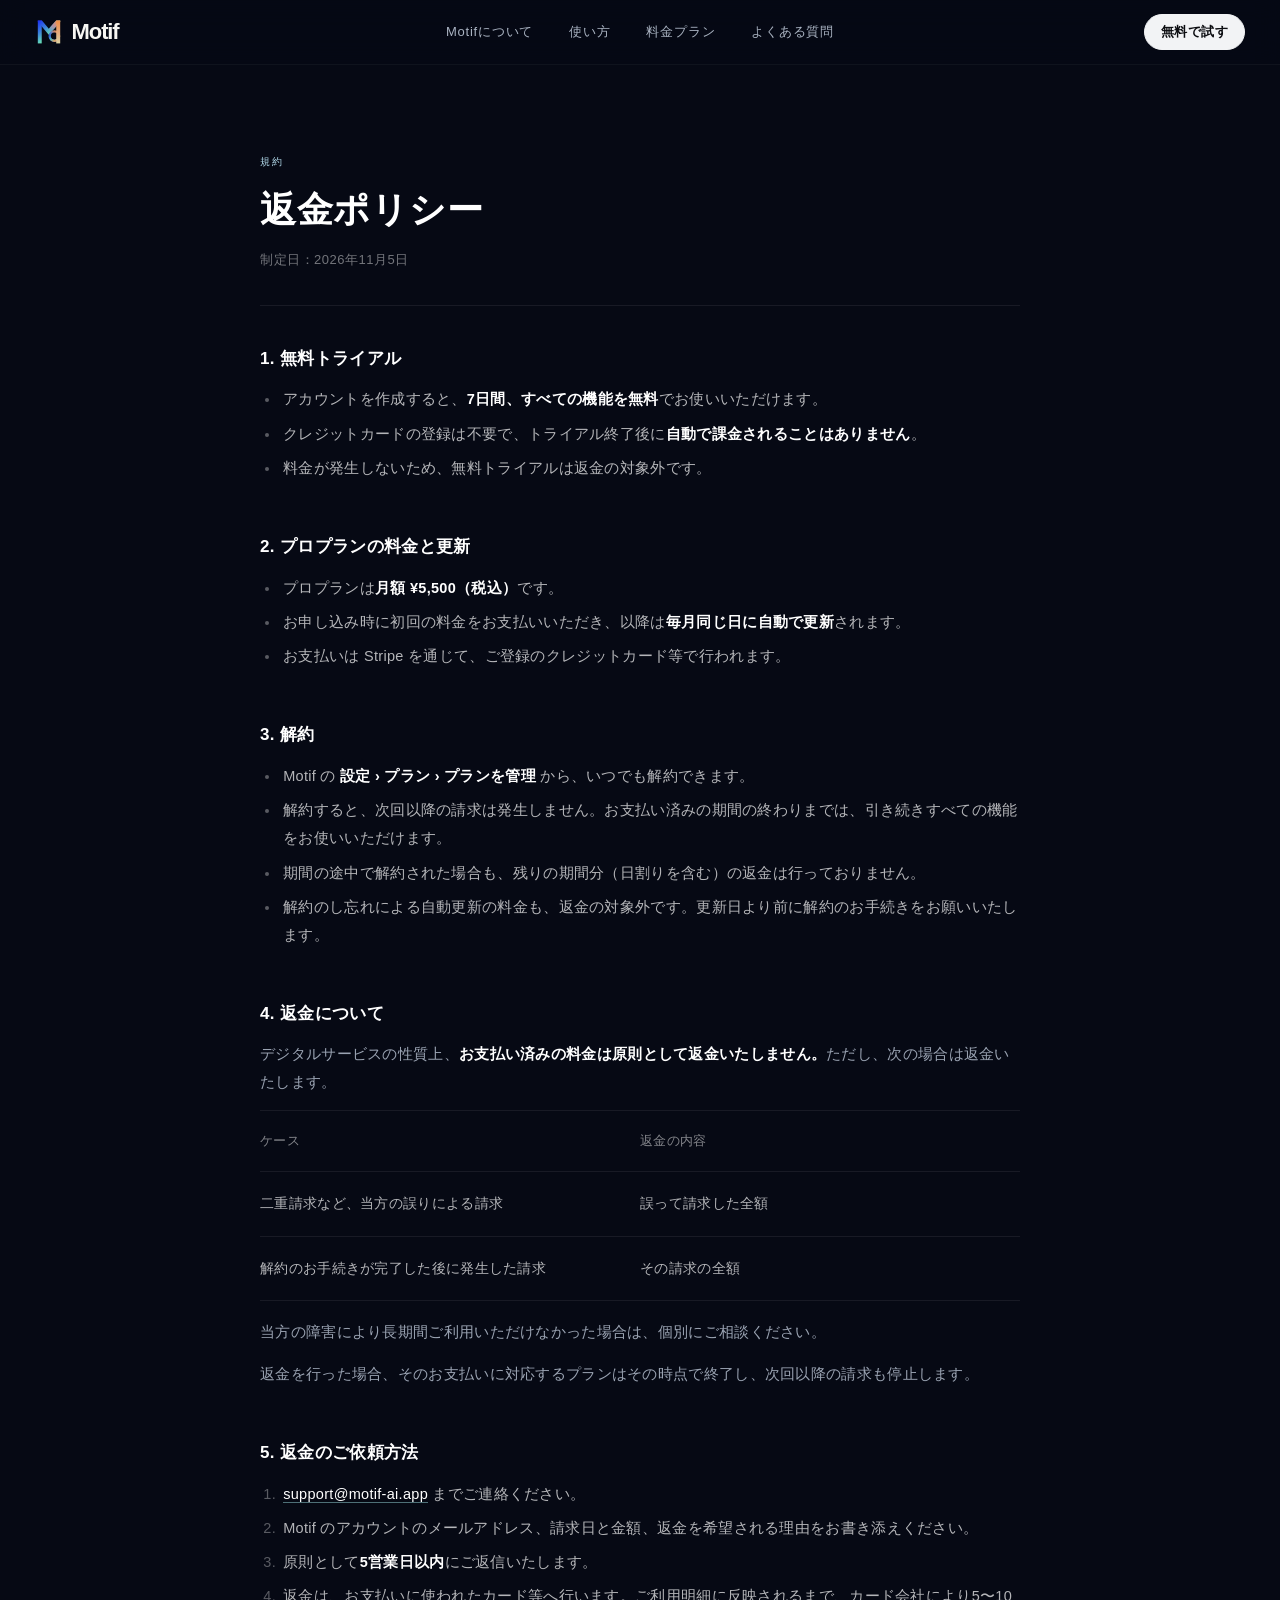
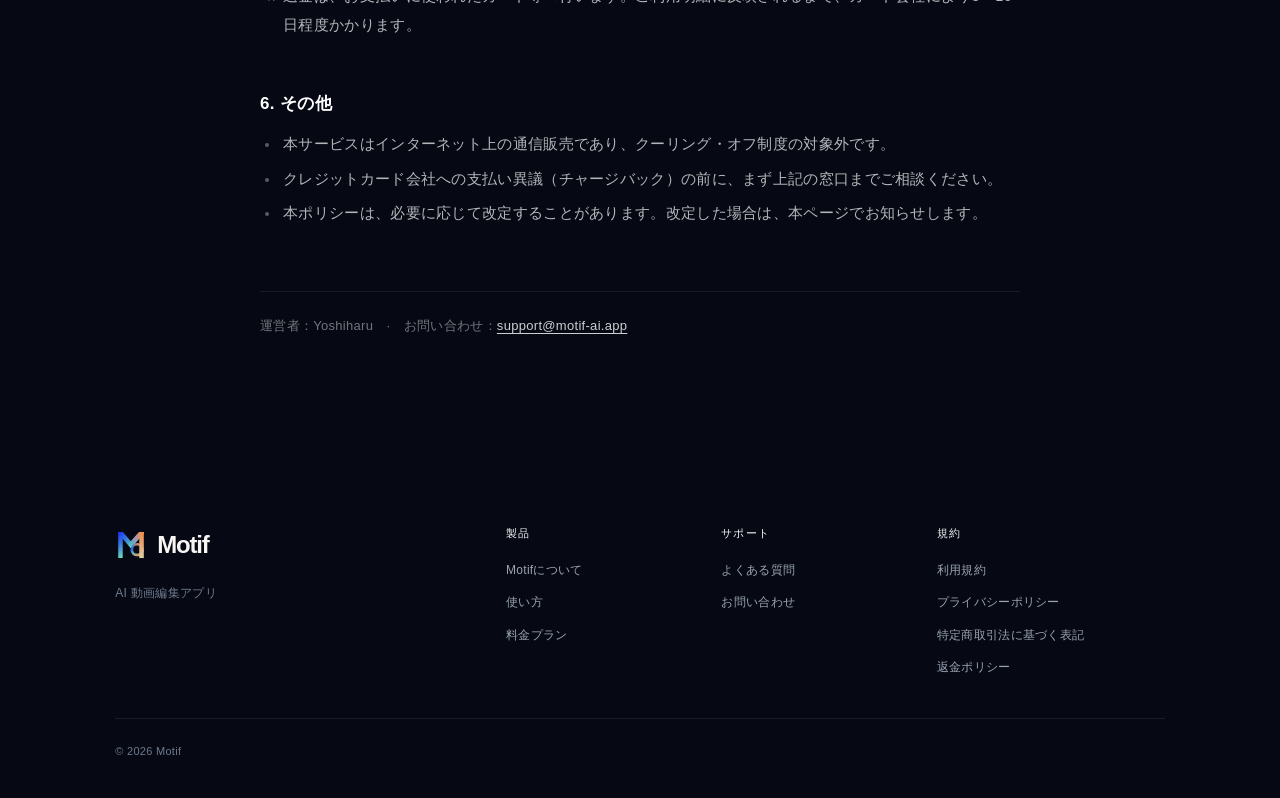
<file: refund.html>
<!doctype html>
<html lang="ja">
<head>
  <meta charset="utf-8">
  <meta name="viewport" content="width=device-width, initial-scale=1">
  <title>返金ポリシー｜Motif</title>
  <meta name="description" content="Motif プロプランの無料トライアル、解約、返金についてのご案内です。">
  <link rel="canonical" href="https://motif-ai.app/refund.html">
  <link rel="icon" href="assets/motif-mark.svg" type="image/svg+xml">
  <link rel="stylesheet" href="layout.css?v=20261108c">
  <link rel="stylesheet" href="color-design.css?v=20261108c">
  <link rel="stylesheet" href="lp-refine.css?v=20261108c">
  <link rel="stylesheet" href="legal.css?v=20261108c">
</head>
<body>
  <a class="skip-link" href="#main">本文へ移動</a>
  <header class="site-header">
    <div class="container nav">
      <a class="wordmark" href="./"><img src="assets/motif-mark.svg" alt="" width="34" height="34">Motif</a>
      <nav aria-label="メインメニュー">
        <a href="./#features">Motifについて</a>
        <a href="./#how">使い方</a>
        <a href="./#pricing">料金プラン</a>
        <a href="./#faq">よくある質問</a>
      </nav>
      <a class="nav-download" href="download.html">無料で試す</a>
    </div>
  </header>

  <main id="main" class="legal">
    <div class="legal-head">
      <span class="eyebrow">規約</span>
      <h1>返金ポリシー</h1>
      <p>制定日：2026年11月5日</p>
    </div>
    <article class="legal-body">
<h2>1. 無料トライアル</h2>
  <ul>
    <li>アカウントを作成すると、<strong>7日間、すべての機能を無料</strong>でお使いいただけます。</li>
    <li>クレジットカードの登録は不要で、トライアル終了後に<strong>自動で課金されることはありません</strong>。</li>
    <li>料金が発生しないため、無料トライアルは返金の対象外です。</li>
  </ul>

  <h2>2. プロプランの料金と更新</h2>
  <ul>
    <li>プロプランは<strong>月額 ¥5,500（税込）</strong>です。</li>
    <li>お申し込み時に初回の料金をお支払いいただき、以降は<strong>毎月同じ日に自動で更新</strong>されます。</li>
    <li>お支払いは Stripe を通じて、ご登録のクレジットカード等で行われます。</li>
  </ul>

  <h2>3. 解約</h2>
  <ul>
    <li>Motif の <strong>設定 › プラン › プランを管理</strong> から、いつでも解約できます。</li>
    <li>解約すると、次回以降の請求は発生しません。お支払い済みの期間の終わりまでは、引き続きすべての機能をお使いいただけます。</li>
    <li>期間の途中で解約された場合も、残りの期間分（日割りを含む）の返金は行っておりません。</li>
    <li>解約のし忘れによる自動更新の料金も、返金の対象外です。更新日より前に解約のお手続きをお願いいたします。</li>
  </ul>

  <h2>4. 返金について</h2>
  <p>デジタルサービスの性質上、<strong>お支払い済みの料金は原則として返金いたしません。</strong>ただし、次の場合は返金いたします。</p>
  <table>
    <thead><tr><th>ケース</th><th>返金の内容</th></tr></thead>
    <tbody>
      <tr><td>二重請求など、当方の誤りによる請求</td><td>誤って請求した全額</td></tr>
      <tr><td>解約のお手続きが完了した後に発生した請求</td><td>その請求の全額</td></tr>
    </tbody>
  </table>
  <p>当方の障害により長期間ご利用いただけなかった場合は、個別にご相談ください。</p>
  <p>返金を行った場合、そのお支払いに対応するプランはその時点で終了し、次回以降の請求も停止します。</p>

  <h2>5. 返金のご依頼方法</h2>
  <ol>
    <li><a href="mailto:support@motif-ai.app">support@motif-ai.app</a> までご連絡ください。</li>
    <li>Motif のアカウントのメールアドレス、請求日と金額、返金を希望される理由をお書き添えください。</li>
    <li>原則として<strong>5営業日以内</strong>にご返信いたします。</li>
    <li>返金は、お支払いに使われたカード等へ行います。ご利用明細に反映されるまで、カード会社により5〜10日程度かかります。</li>
  </ol>

  <h2>6. その他</h2>
  <ul>
    <li>本サービスはインターネット上の通信販売であり、クーリング・オフ制度の対象外です。</li>
    <li>クレジットカード会社への支払い異議（チャージバック）の前に、まず上記の窓口までご相談ください。</li>
    <li>本ポリシーは、必要に応じて改定することがあります。改定した場合は、本ページでお知らせします。</li>
  </ul>
    </article>
    <p class="legal-foot">運営者：Yoshiharu　·　お問い合わせ：<a href="mailto:support@motif-ai.app">support@motif-ai.app</a></p>
  </main>

  <footer class="container footer">
    <div><a class="wordmark" href="./"><img src="assets/motif-mark.svg" alt="" width="34" height="34">Motif</a><p class="micro">AI 動画編集アプリ</p></div>
    <nav aria-label="製品"><span class="eyebrow">製品</span><a href="./#features">Motifについて</a><a href="./#how">使い方</a><a href="./#pricing">料金プラン</a></nav>
    <nav aria-label="サポート"><span class="eyebrow">サポート</span><a href="./#faq">よくある質問</a><a href="mailto:support@motif-ai.app">お問い合わせ</a></nav>
    <nav aria-label="規約"><span class="eyebrow">規約</span><a href="terms.html">利用規約</a><a href="privacy.html">プライバシーポリシー</a><a href="tokushoho.html">特定商取引法に基づく表記</a><a href="refund.html" aria-current="page">返金ポリシー</a></nav>
    <p class="footer-note">© 2026 Motif</p>
  </footer>
</body>
</html>
</file>
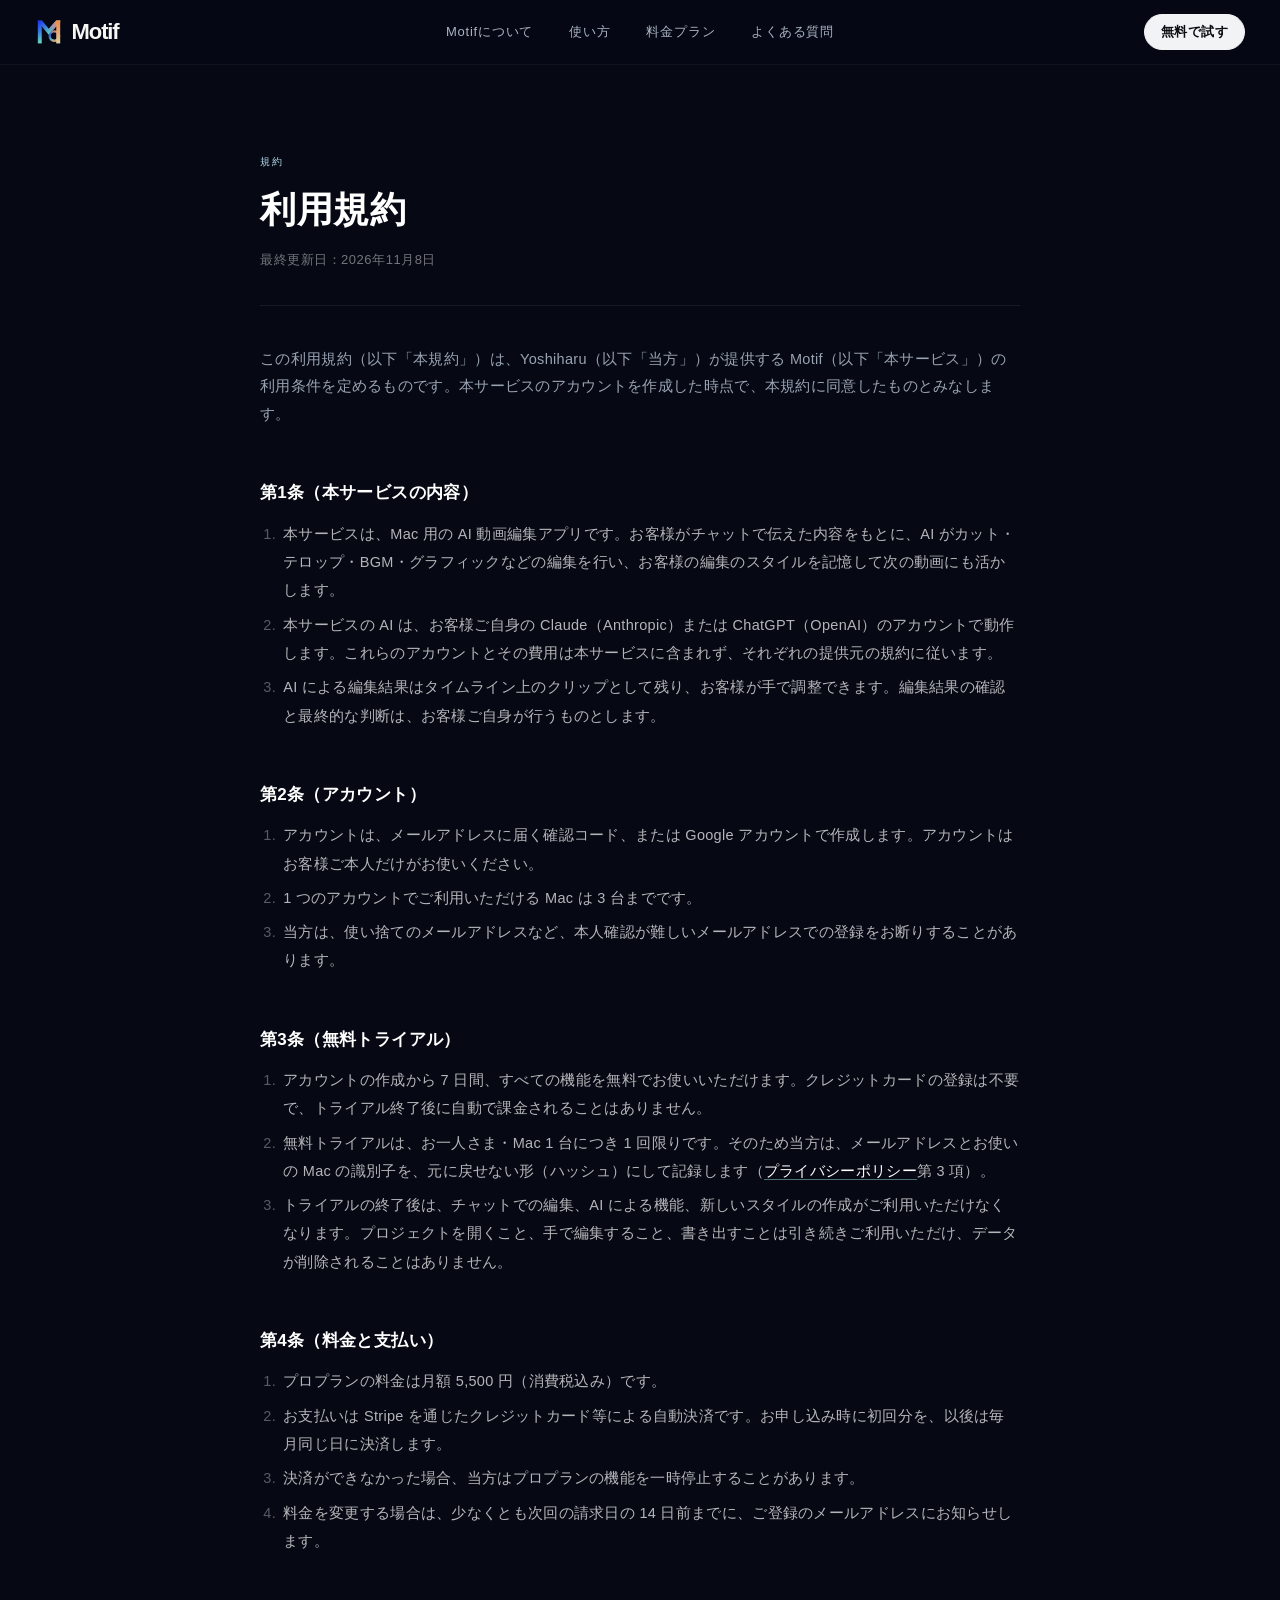
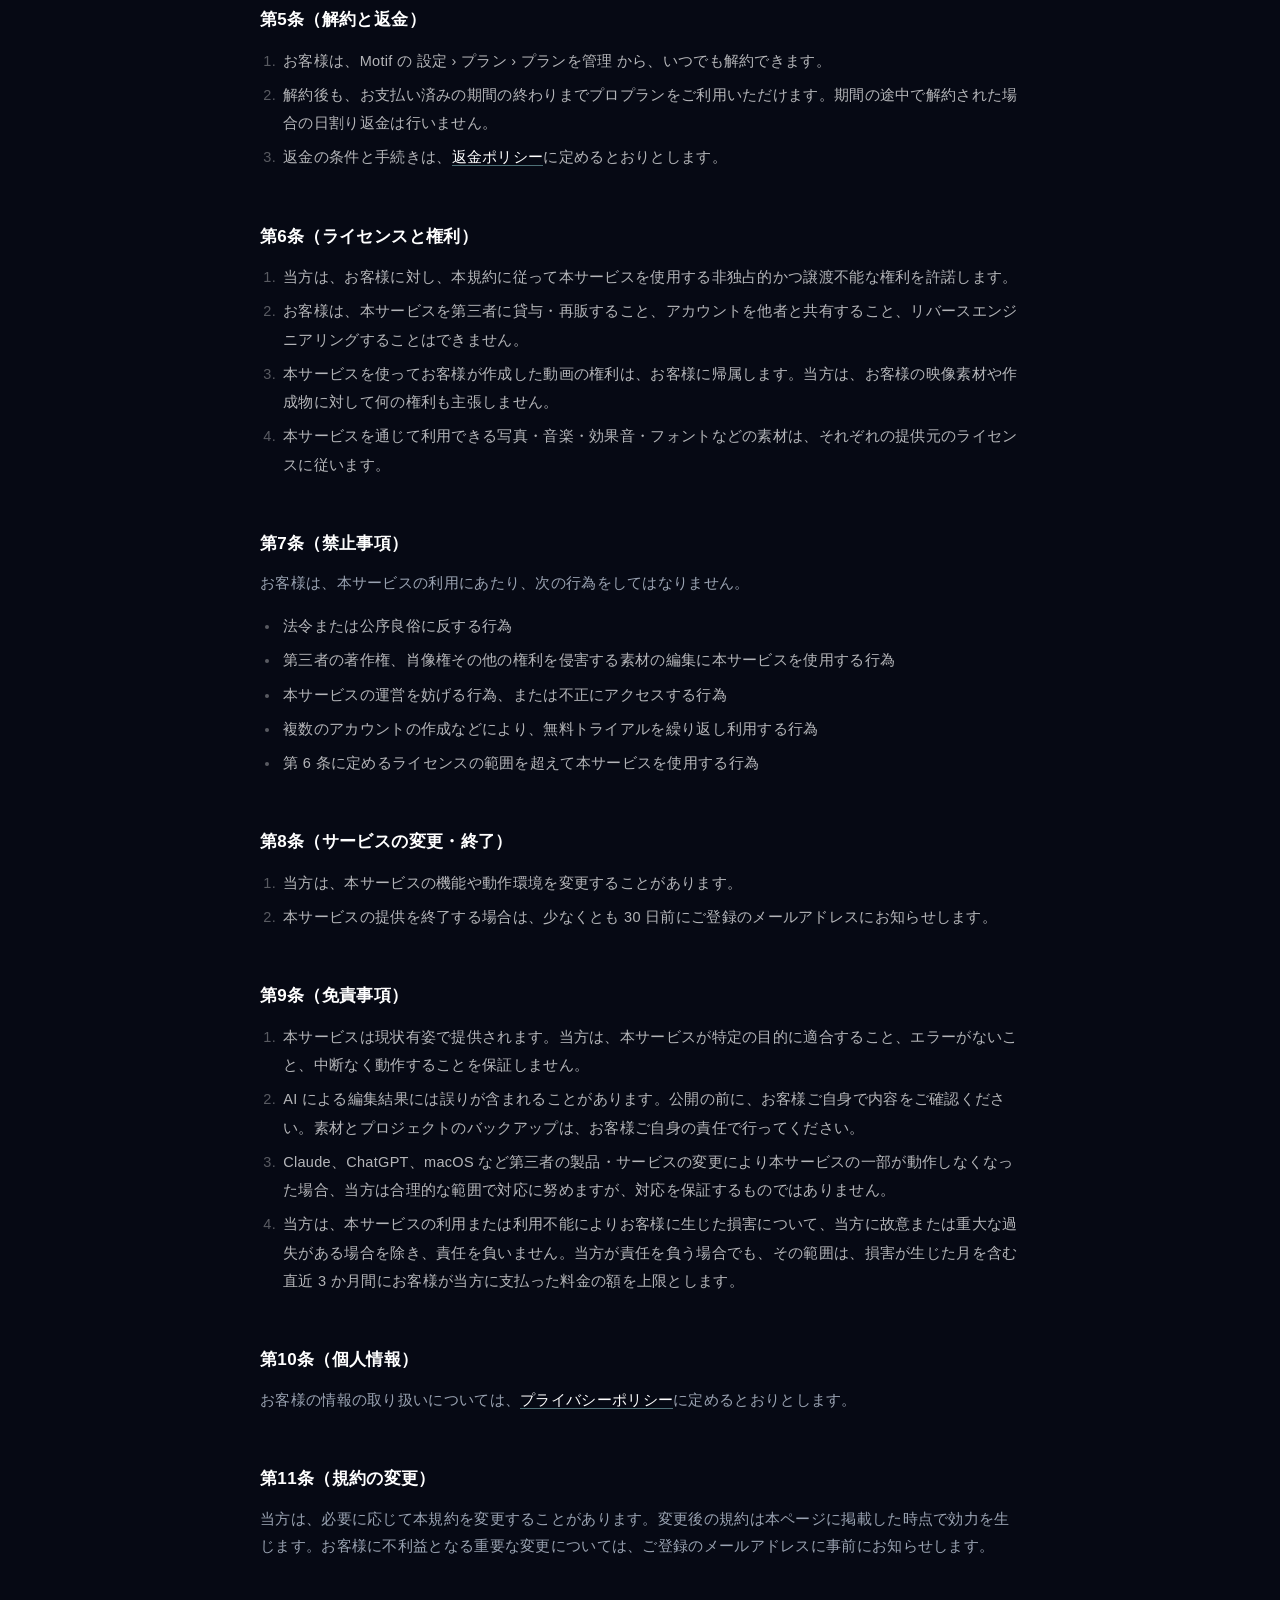
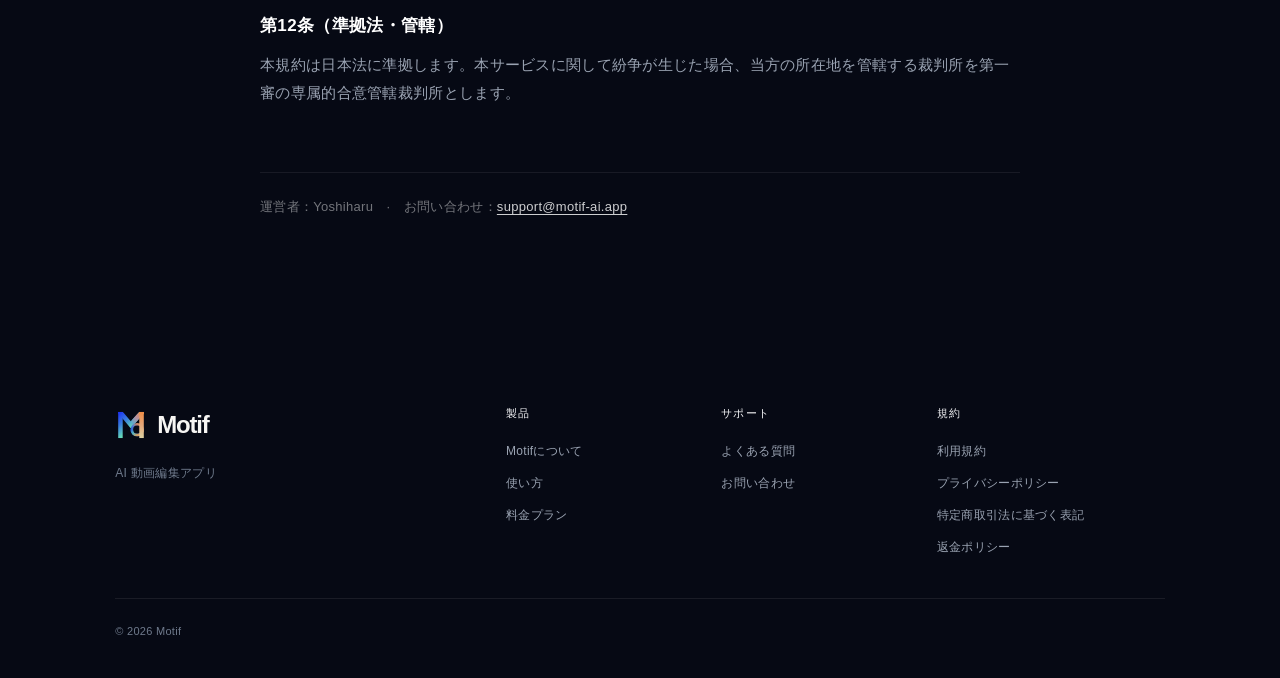
<file: terms.html>
<!doctype html>
<html lang="ja">
<head>
  <meta charset="utf-8">
  <meta name="viewport" content="width=device-width, initial-scale=1">
  <title>利用規約｜Motif</title>
  <meta name="description" content="Motif の利用条件を定めた規約です。">
  <link rel="canonical" href="https://motif-ai.app/terms.html">
  <link rel="icon" href="assets/motif-mark.svg" type="image/svg+xml">
  <link rel="stylesheet" href="layout.css?v=20261108c">
  <link rel="stylesheet" href="color-design.css?v=20261108c">
  <link rel="stylesheet" href="lp-refine.css?v=20261108c">
  <link rel="stylesheet" href="legal.css?v=20261108c">
</head>
<body>
  <a class="skip-link" href="#main">本文へ移動</a>
  <header class="site-header">
    <div class="container nav">
      <a class="wordmark" href="./"><img src="assets/motif-mark.svg" alt="" width="34" height="34">Motif</a>
      <nav aria-label="メインメニュー">
        <a href="./#features">Motifについて</a>
        <a href="./#how">使い方</a>
        <a href="./#pricing">料金プラン</a>
        <a href="./#faq">よくある質問</a>
      </nav>
      <a class="nav-download" href="download.html">無料で試す</a>
    </div>
  </header>

  <main id="main" class="legal">
    <div class="legal-head">
      <span class="eyebrow">規約</span>
      <h1>利用規約</h1>
      <p>最終更新日：2026年11月8日</p>
    </div>
    <article class="legal-body">
  <p>この利用規約（以下「本規約」）は、Yoshiharu（以下「当方」）が提供する Motif（以下「本サービス」）の利用条件を定めるものです。本サービスのアカウントを作成した時点で、本規約に同意したものとみなします。</p>

  <h2>第1条（本サービスの内容）</h2>
  <ol>
    <li>本サービスは、Mac 用の AI 動画編集アプリです。お客様がチャットで伝えた内容をもとに、AI がカット・テロップ・BGM・グラフィックなどの編集を行い、お客様の編集のスタイルを記憶して次の動画にも活かします。</li>
    <li>本サービスの AI は、お客様ご自身の Claude（Anthropic）または ChatGPT（OpenAI）のアカウントで動作します。これらのアカウントとその費用は本サービスに含まれず、それぞれの提供元の規約に従います。</li>
    <li>AI による編集結果はタイムライン上のクリップとして残り、お客様が手で調整できます。編集結果の確認と最終的な判断は、お客様ご自身が行うものとします。</li>
  </ol>

  <h2>第2条（アカウント）</h2>
  <ol>
    <li>アカウントは、メールアドレスに届く確認コード、または Google アカウントで作成します。アカウントはお客様ご本人だけがお使いください。</li>
    <li>1 つのアカウントでご利用いただける Mac は 3 台までです。</li>
    <li>当方は、使い捨てのメールアドレスなど、本人確認が難しいメールアドレスでの登録をお断りすることがあります。</li>
  </ol>

  <h2>第3条（無料トライアル）</h2>
  <ol>
    <li>アカウントの作成から 7 日間、すべての機能を無料でお使いいただけます。クレジットカードの登録は不要で、トライアル終了後に自動で課金されることはありません。</li>
    <li>無料トライアルは、お一人さま・Mac 1 台につき 1 回限りです。そのため当方は、メールアドレスとお使いの Mac の識別子を、元に戻せない形（ハッシュ）にして記録します（<a href="privacy.html">プライバシーポリシー</a>第 3 項）。</li>
    <li>トライアルの終了後は、チャットでの編集、AI による機能、新しいスタイルの作成がご利用いただけなくなります。プロジェクトを開くこと、手で編集すること、書き出すことは引き続きご利用いただけ、データが削除されることはありません。</li>
  </ol>

  <h2>第4条（料金と支払い）</h2>
  <ol>
    <li>プロプランの料金は月額 5,500 円（消費税込み）です。</li>
    <li>お支払いは Stripe を通じたクレジットカード等による自動決済です。お申し込み時に初回分を、以後は毎月同じ日に決済します。</li>
    <li>決済ができなかった場合、当方はプロプランの機能を一時停止することがあります。</li>
    <li>料金を変更する場合は、少なくとも次回の請求日の 14 日前までに、ご登録のメールアドレスにお知らせします。</li>
  </ol>

  <h2>第5条（解約と返金）</h2>
  <ol>
    <li>お客様は、Motif の 設定 › プラン › プランを管理 から、いつでも解約できます。</li>
    <li>解約後も、お支払い済みの期間の終わりまでプロプランをご利用いただけます。期間の途中で解約された場合の日割り返金は行いません。</li>
    <li>返金の条件と手続きは、<a href="refund.html">返金ポリシー</a>に定めるとおりとします。</li>
  </ol>

  <h2>第6条（ライセンスと権利）</h2>
  <ol>
    <li>当方は、お客様に対し、本規約に従って本サービスを使用する非独占的かつ譲渡不能な権利を許諾します。</li>
    <li>お客様は、本サービスを第三者に貸与・再販すること、アカウントを他者と共有すること、リバースエンジニアリングすることはできません。</li>
    <li>本サービスを使ってお客様が作成した動画の権利は、お客様に帰属します。当方は、お客様の映像素材や作成物に対して何の権利も主張しません。</li>
    <li>本サービスを通じて利用できる写真・音楽・効果音・フォントなどの素材は、それぞれの提供元のライセンスに従います。</li>
  </ol>

  <h2>第7条（禁止事項）</h2>
  <p>お客様は、本サービスの利用にあたり、次の行為をしてはなりません。</p>
  <ul>
    <li>法令または公序良俗に反する行為</li>
    <li>第三者の著作権、肖像権その他の権利を侵害する素材の編集に本サービスを使用する行為</li>
    <li>本サービスの運営を妨げる行為、または不正にアクセスする行為</li>
    <li>複数のアカウントの作成などにより、無料トライアルを繰り返し利用する行為</li>
    <li>第 6 条に定めるライセンスの範囲を超えて本サービスを使用する行為</li>
  </ul>

  <h2>第8条（サービスの変更・終了）</h2>
  <ol>
    <li>当方は、本サービスの機能や動作環境を変更することがあります。</li>
    <li>本サービスの提供を終了する場合は、少なくとも 30 日前にご登録のメールアドレスにお知らせします。</li>
  </ol>

  <h2>第9条（免責事項）</h2>
  <ol>
    <li>本サービスは現状有姿で提供されます。当方は、本サービスが特定の目的に適合すること、エラーがないこと、中断なく動作することを保証しません。</li>
    <li>AI による編集結果には誤りが含まれることがあります。公開の前に、お客様ご自身で内容をご確認ください。素材とプロジェクトのバックアップは、お客様ご自身の責任で行ってください。</li>
    <li>Claude、ChatGPT、macOS など第三者の製品・サービスの変更により本サービスの一部が動作しなくなった場合、当方は合理的な範囲で対応に努めますが、対応を保証するものではありません。</li>
    <li>当方は、本サービスの利用または利用不能によりお客様に生じた損害について、当方に故意または重大な過失がある場合を除き、責任を負いません。当方が責任を負う場合でも、その範囲は、損害が生じた月を含む直近 3 か月間にお客様が当方に支払った料金の額を上限とします。</li>
  </ol>

  <h2>第10条（個人情報）</h2>
  <p>お客様の情報の取り扱いについては、<a href="privacy.html">プライバシーポリシー</a>に定めるとおりとします。</p>

  <h2>第11条（規約の変更）</h2>
  <p>当方は、必要に応じて本規約を変更することがあります。変更後の規約は本ページに掲載した時点で効力を生じます。お客様に不利益となる重要な変更については、ご登録のメールアドレスに事前にお知らせします。</p>

  <h2>第12条（準拠法・管轄）</h2>
  <p>本規約は日本法に準拠します。本サービスに関して紛争が生じた場合、当方の所在地を管轄する裁判所を第一審の専属的合意管轄裁判所とします。</p>
    </article>
    <p class="legal-foot">運営者：Yoshiharu　·　お問い合わせ：<a href="mailto:support@motif-ai.app">support@motif-ai.app</a></p>
  </main>

  <footer class="container footer">
    <div><a class="wordmark" href="./"><img src="assets/motif-mark.svg" alt="" width="34" height="34">Motif</a><p class="micro">AI 動画編集アプリ</p></div>
    <nav aria-label="製品"><span class="eyebrow">製品</span><a href="./#features">Motifについて</a><a href="./#how">使い方</a><a href="./#pricing">料金プラン</a></nav>
    <nav aria-label="サポート"><span class="eyebrow">サポート</span><a href="./#faq">よくある質問</a><a href="mailto:support@motif-ai.app">お問い合わせ</a></nav>
    <nav aria-label="規約"><span class="eyebrow">規約</span><a href="terms.html" aria-current="page">利用規約</a><a href="privacy.html">プライバシーポリシー</a><a href="tokushoho.html">特定商取引法に基づく表記</a><a href="refund.html">返金ポリシー</a></nav>
    <p class="footer-note">© 2026 Motif</p>
  </footer>
</body>
</html>
</file>
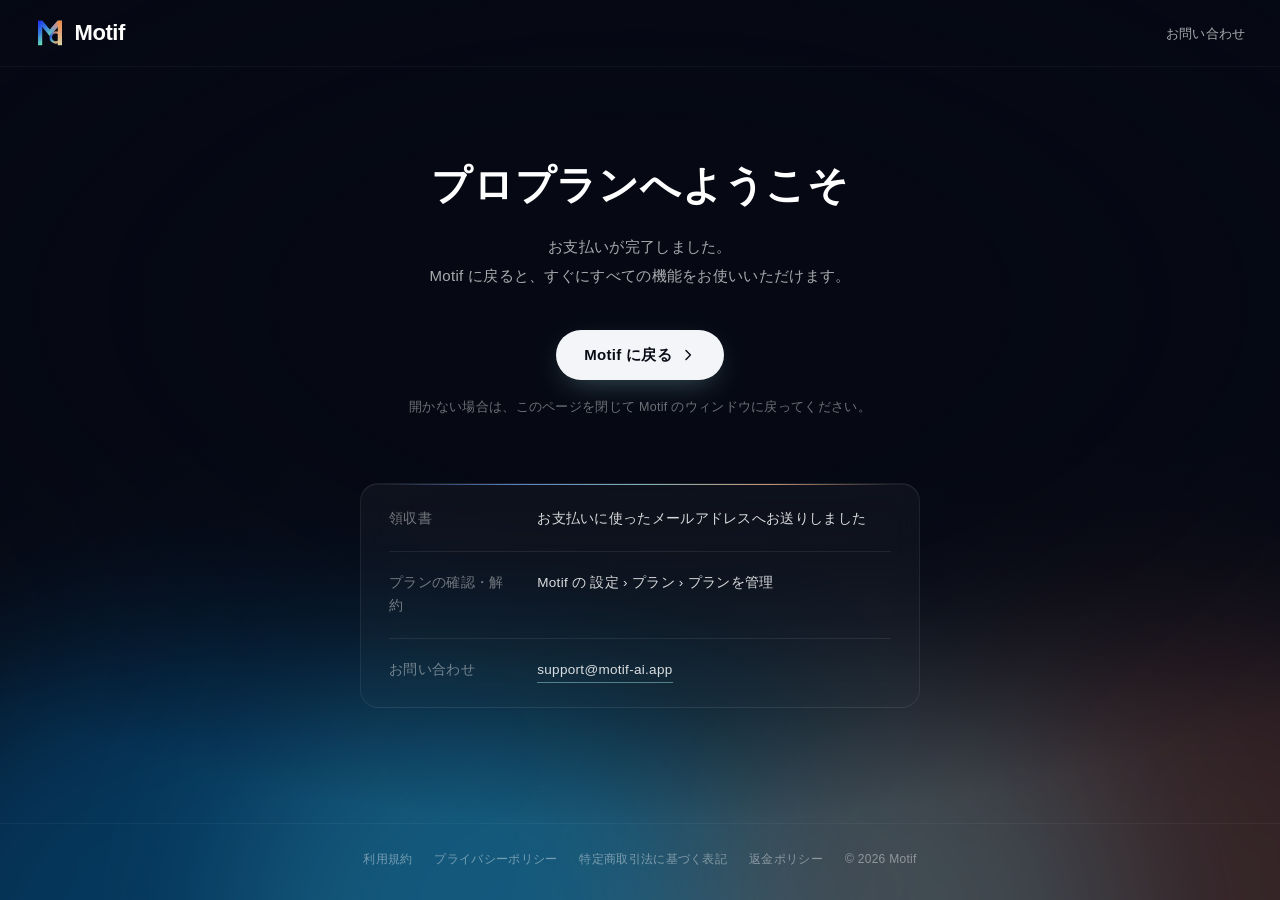
<file: thanks.html>
<!doctype html>
<html lang="ja">
<head>
<meta charset="utf-8">
<meta name="viewport" content="width=device-width, initial-scale=1">
<meta name="robots" content="noindex">
<meta name="theme-color" content="#060914">
<title>プロプランへようこそ｜Motif</title>
<link rel="icon" href="assets/motif-mark.svg" type="image/svg+xml">
<!-- Where Stripe sends people back: ?from=app (paid, Checkout success), ?from=portal (Customer Portal return),
     ?from=cancel (left Checkout without paying). URLs set in MVP Repo/apps/backend/src/billing/router.ts. -->
<style>
  :root { color-scheme: dark; --bg: #060914; --ink: #fff; --dim: #ffffffa8; --faint: #ffffff6b; --line: #ffffff14;
    --blue: #6699eb; --cyan: #96d7d9; --peach: #efb486; --io: cubic-bezier(.65, 0, .35, 1); --out: cubic-bezier(.16, 1, .3, 1); }
  * { box-sizing: border-box; }
  html, body { margin: 0; min-height: 100%; }
  body { min-height: 100vh; display: flex; flex-direction: column; background: var(--bg); color: var(--ink); overflow-x: clip;
    font: 15px/1.85 "Hiragino Sans", "Hiragino Kaku Gothic ProN", "Noto Sans JP", -apple-system, BlinkMacSystemFont, sans-serif;
    font-feature-settings: "palt"; letter-spacing: .02em; -webkit-font-smoothing: antialiased; }
  a { color: inherit; }

  /* light: the LP's spectrum colours as three slow, very soft washes rising from below */
  .aura { position: fixed; inset: 0; z-index: -1; pointer-events: none; overflow: hidden; }
  .aura i { position: absolute; bottom: -38vh; width: 70vw; height: 70vh; border-radius: 50%; filter: blur(90px); opacity: .55; animation: breathe 10s ease-in-out infinite alternate; }
  .aura i:nth-child(1) { left: -12vw; background: #075c96; }
  .aura i:nth-child(2) { left: 18vw; background: #39aecb; opacity: .3; animation-delay: -3s; }
  .aura i:nth-child(3) { right: -22vw; background: #f39174; opacity: .2; animation-delay: -6s; }
  .aura::after { content: ""; position: absolute; inset: 0; background: radial-gradient(1000px 520px at 50% 34%, #060914 30%, #06091400 100%); }
  @keyframes breathe { from { transform: translateY(0) scale(1); } to { transform: translateY(-5vh) scale(1.08); } }

  header { display: flex; align-items: center; justify-content: space-between; padding: 18px clamp(20px, 2.7vw, 48px); border-bottom: 1px solid #ffffff0b; }
  .wordmark { display: inline-flex; align-items: center; gap: 10px; text-decoration: none; font: 600 22px/1 -apple-system, BlinkMacSystemFont, sans-serif; letter-spacing: -.02em; }
  .wordmark img { width: 30px; height: 30px; }
  header nav a { font-size: 13px; color: var(--dim); text-decoration: none; transition: color .2s; }
  header nav a:hover { color: #fff; }

  main { flex: 1; display: grid; place-items: center; padding: 88px 20px 112px; }
  .panel { width: min(560px, 100%); text-align: center; }

  /* (unused) the mark: a ring that closes, then the check (or the arrow) draws in */
  .badge { position: relative; width: 84px; height: 84px; margin: 0 auto 30px; }
  .badge::before { content: ""; position: absolute; inset: -18px; border-radius: 50%; background: radial-gradient(circle, #96d7d933, transparent 68%);
    opacity: 0; animation: glow 1.2s .9s var(--out) forwards; }
  .badge svg { position: relative; width: 100%; height: 100%; overflow: visible; }
  .badge .ring { fill: none; stroke: url(#g); stroke-width: 2; stroke-linecap: round; stroke-dasharray: 245; stroke-dashoffset: 245; transform: rotate(-90deg); transform-origin: 50% 50%;
    animation: draw 1.1s .15s var(--io) forwards; }
  .badge .disc { fill: #ffffff08; }
  .badge .mark { fill: none; stroke: #fff; stroke-width: 2.6; stroke-linecap: round; stroke-linejoin: round; stroke-dasharray: 60; stroke-dashoffset: 60;
    animation: draw .55s 1s var(--out) forwards; }
  @keyframes draw { to { stroke-dashoffset: 0; } }
  @keyframes glow { to { opacity: 1; } }

  .rise { opacity: 0; transform: translateY(14px); animation: rise .9s var(--out) forwards; animation-delay: calc(.55s + var(--d, 0) * .1s); }
  @keyframes rise { to { opacity: 1; transform: none; } }

  .eyebrow { display: block; margin-bottom: 16px; font-size: 11.5px; font-weight: 600; letter-spacing: .2em; color: var(--cyan); }
  h1 { margin: 0; font-size: clamp(28px, 4vw, 40px); line-height: 1.35; font-weight: 600; letter-spacing: .02em; text-wrap: balance; }
  .lead { margin: 20px auto 0; max-width: 30em; line-height: 1.95; color: var(--dim); font-size: 15px; text-wrap: pretty; }

  .actions { display: flex; flex-wrap: wrap; justify-content: center; gap: 10px; margin-top: 40px; }
  .btn { display: inline-flex; align-items: center; justify-content: center; gap: 8px; min-height: 50px; padding: 0 28px; border-radius: 999px; font-size: 15px; font-weight: 600; text-decoration: none;
    transition: transform .2s var(--out), background-color .2s, border-color .2s, box-shadow .3s; }
  .btn svg { width: 16px; height: 16px; transition: transform .25s var(--out); }
  .btn-primary { background: #f3f5f8; color: #0a0d16; box-shadow: 0 10px 30px -10px #96d7d966; }
  .btn-primary:hover { background: #fff; transform: translateY(-1px); box-shadow: 0 14px 36px -10px #96d7d999; }
  .btn-primary:hover svg { transform: translateX(3px); }
  .btn-ghost { border: 1px solid #ffffff2a; color: #fff; background: #ffffff06; }
  .btn-ghost:hover { border-color: #ffffff55; background: #ffffff0d; }
  .btn:focus-visible { outline: 2px solid var(--cyan); outline-offset: 3px; }
  .hint { margin: 16px 0 0; font-size: 12.5px; color: var(--faint); }

  /* the details, in a glass card with the plan card's colour hairline */
  .card { position: relative; margin-top: 64px; padding: 4px 28px; border-radius: 18px; text-align: left; background: linear-gradient(180deg, #ffffff0a, #ffffff04);
    border: 1px solid #ffffff12; -webkit-backdrop-filter: blur(14px); backdrop-filter: blur(14px); box-shadow: inset 0 1px 0 #ffffff0d; }
  .card::before { content: ""; position: absolute; top: 0; left: 24px; right: 24px; height: 1px; background: linear-gradient(90deg, transparent, var(--blue), var(--cyan), var(--peach), transparent); opacity: .8; }
  .rows { margin: 0; padding: 0; list-style: none; }
  .rows li { display: grid; grid-template-columns: 9.5em 1fr; gap: 20px; align-items: baseline; padding: 20px 0; font-size: 13.5px; line-height: 1.7; border-bottom: 1px solid var(--line); }
  .rows li:last-child { border-bottom: 0; }
  .rows li > :first-child { color: var(--faint); }
  .rows li > :last-child { color: #ffffffd9; }
  .rows a { text-decoration: none; border-bottom: 1px solid #96d7d980; }
  .rows a:hover { border-color: var(--cyan); }
  .rows li > a { justify-self: start; }
  .unlock { display: flex; flex-wrap: wrap; align-items: flex-start; gap: 6px; }
  .unlock span { padding: 2px 10px; border-radius: 999px; background: #96d7d914; border: 1px solid #96d7d933; color: #dff6f7; font-size: 12.5px; }

  footer { display: flex; flex-wrap: wrap; justify-content: center; gap: 6px 22px; padding: 24px 20px 30px; border-top: 1px solid #ffffff0b; font-size: 12px; color: var(--faint); }
  footer a { text-decoration: none; transition: color .2s; }
  footer a:hover { color: #fff; }

  [hidden] { display: none !important; }
  @media (max-width: 560px) {
    main { padding: 48px 20px 64px; }
    .rows li { grid-template-columns: 1fr; gap: 2px; }
    .btn { width: 100%; }
  }
  @media (prefers-reduced-motion: reduce) {
    *, *::before { animation-duration: 1ms !important; animation-delay: 0s !important; }
    .aura i { animation: none; }
  }
</style>
</head>
<body>
<div class="aura" aria-hidden="true"><i></i><i></i><i></i></div>
<header>
  <a class="wordmark" href="./"><img src="assets/motif-mark.svg" alt="" width="30" height="30">Motif</a>
  <nav><a href="mailto:support@motif-ai.app">お問い合わせ</a></nav>
</header>

<main>
  <div class="panel">

    <h1 class="rise" id="title" style="--d:1">プロプランへようこそ</h1>
    <p class="lead rise" id="lead" style="--d:2">お支払いが完了しました。<br>Motif に戻ると、すぐにすべての機能をお使いいただけます。</p>

    <div class="actions rise" style="--d:3">
      <a class="btn btn-primary" href="motif://open">Motif に戻る<svg viewBox="0 0 20 20" fill="none" stroke="currentColor" stroke-width="1.8" stroke-linecap="round" stroke-linejoin="round" aria-hidden="true"><path d="M7.5 4.5 13 10l-5.5 5.5"/></svg></a>
      <a class="btn btn-ghost" id="second" href="refund.html" hidden>返金ポリシー</a>
    </div>
    <p class="hint rise" style="--d:3">開かない場合は、このページを閉じて Motif のウィンドウに戻ってください。</p>

    <div class="card rise" style="--d:5">
      <ul class="rows">
        <li id="row-receipt"><span>領収書</span><span>お支払いに使ったメールアドレスへお送りしました</span></li>
        <li id="row-plan"><span>プランの確認・解約</span><span>Motif の 設定 › プラン › プランを管理</span></li>
        <li><span>お問い合わせ</span><a href="mailto:support@motif-ai.app">support@motif-ai.app</a></li>
      </ul>
    </div>
  </div>
</main>

<footer>
  <a href="terms.html">利用規約</a><a href="privacy.html">プライバシーポリシー</a><a href="tokushoho.html">特定商取引法に基づく表記</a><a href="refund.html">返金ポリシー</a><span>© 2026 Motif</span>
</footer>

<script>
  const from = new URLSearchParams(location.search).get("from");
  const $ = (id) => document.getElementById(id);
  const set = (id, text) => { $(id).textContent = text; };
  if (from === "portal") {
    document.title = "お手続きが完了しました｜Motif";
    set("title", "お手続きが完了しました");
    set("lead", "変更した内容は、Motif にすぐ反映されます。");
    $("row-receipt").hidden = true;
  } else if (from === "cancel") {
    // left Checkout without paying: nothing is wrong, so no ×; an arrow back to the app instead
    document.title = "お支払いは完了していません｜Motif";
    set("title", "お支払いは完了していません");
    set("lead", "料金は発生していません。プロジェクトはそのまま残っています。Motif に戻れば、いつでもプロプランにアップグレードできます。");
    $("row-receipt").hidden = true;
    $("row-plan").innerHTML = "<span>プロプラン</span><span>月額 ¥5,500（税込）· いつでも解約できます</span>";
    $("second").hidden = false;
  }
</script>
</body>
</html>
</file>
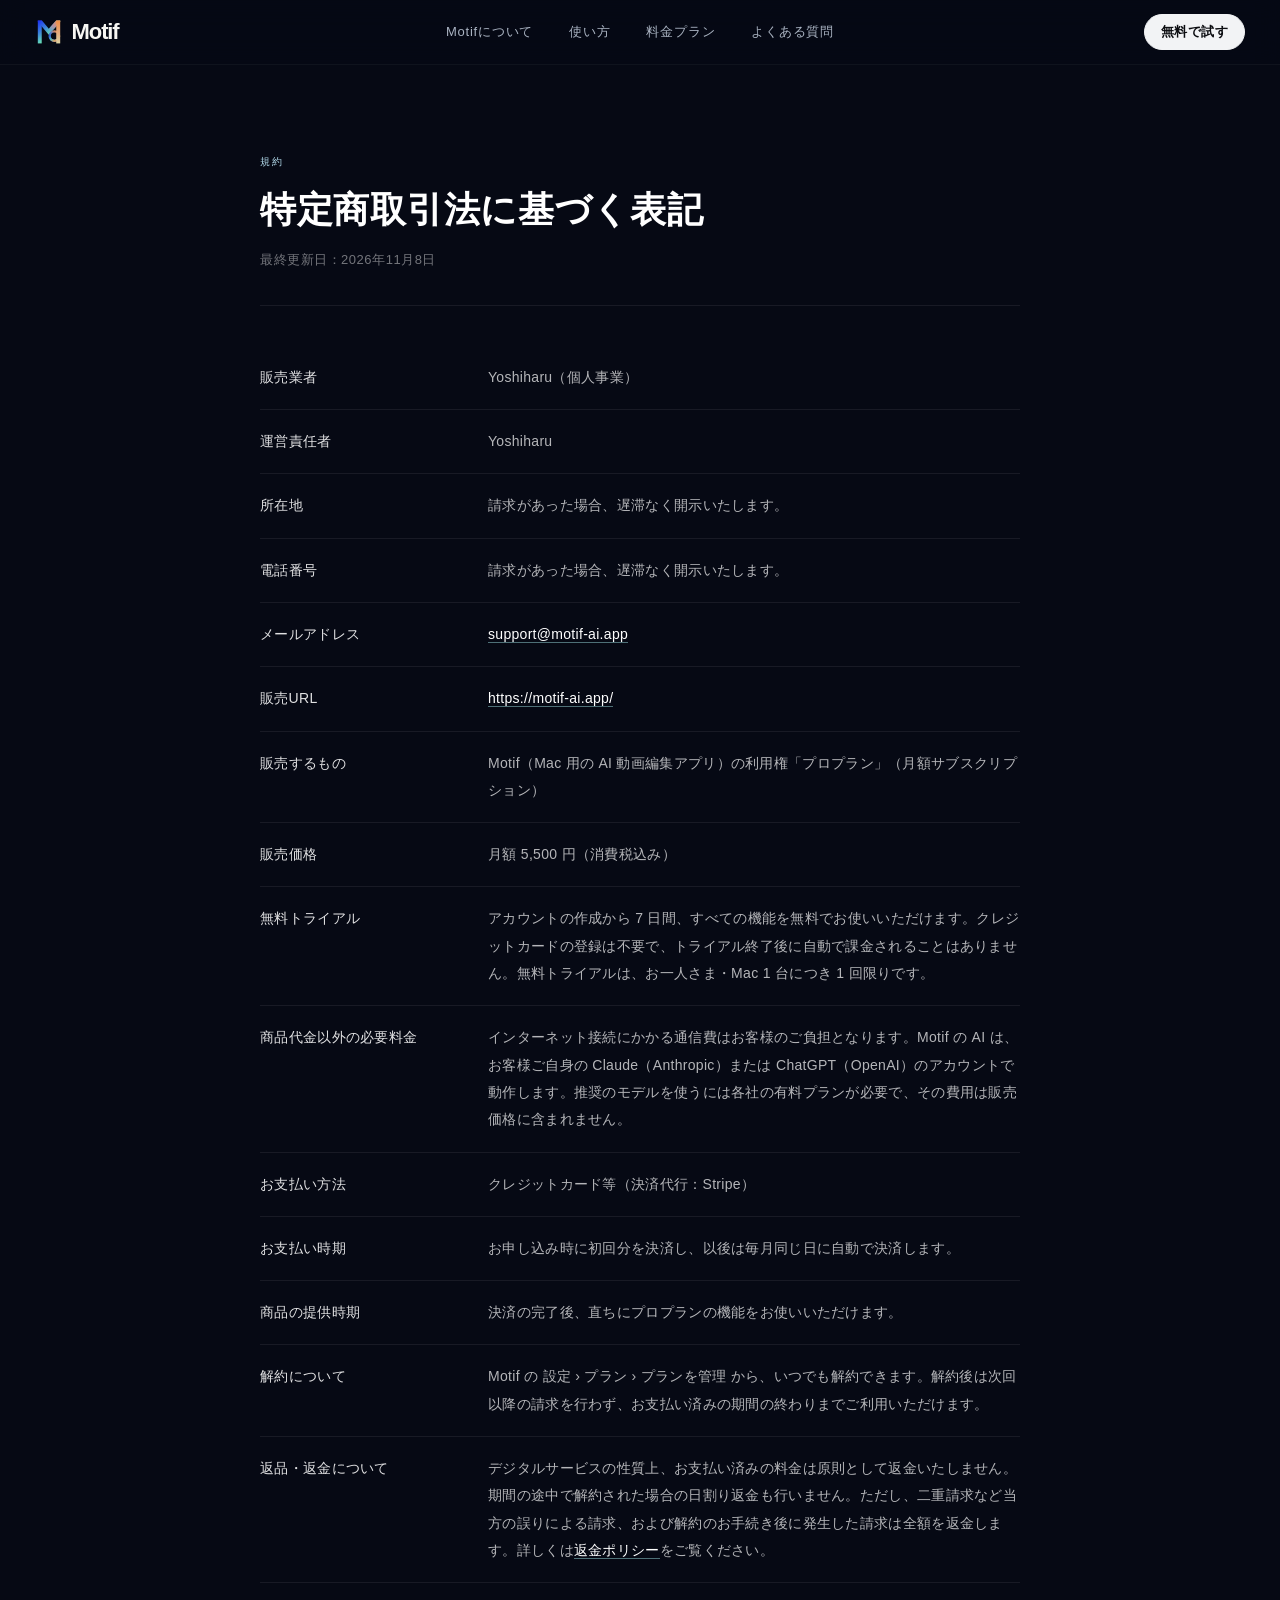
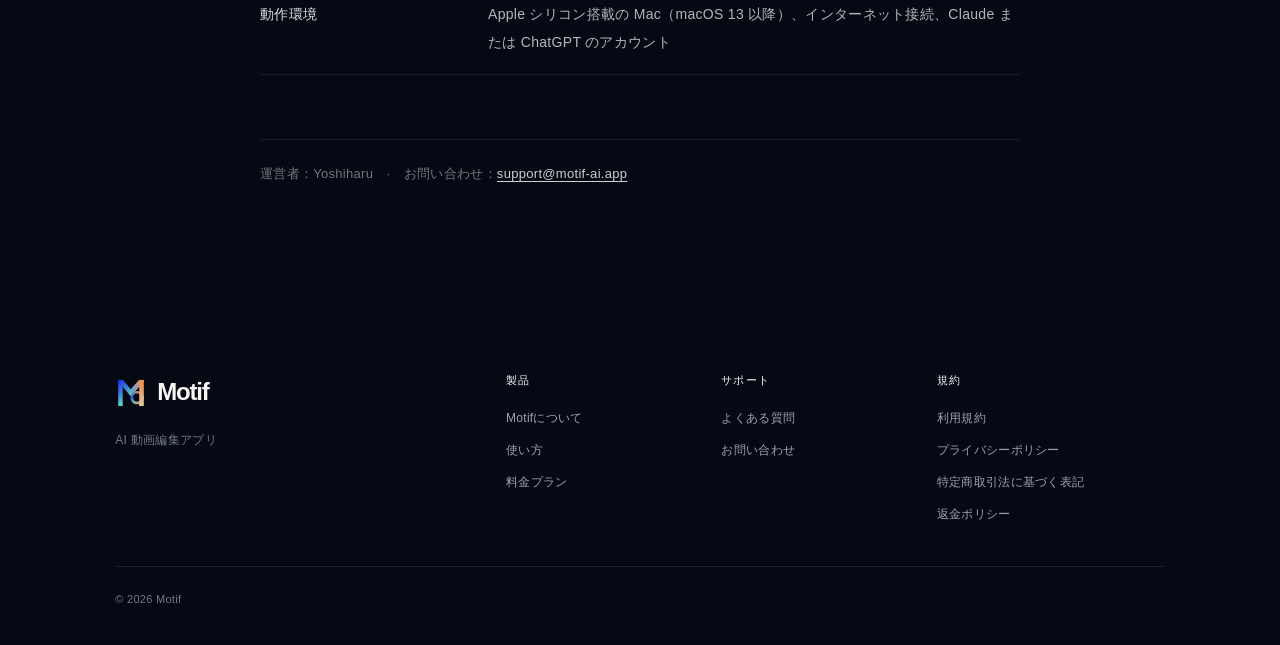
<file: tokushoho.html>
<!doctype html>
<html lang="ja">
<head>
  <meta charset="utf-8">
  <meta name="viewport" content="width=device-width, initial-scale=1">
  <title>特定商取引法に基づく表記｜Motif</title>
  <meta name="description" content="Motif の販売業者、価格、支払方法、解約・返金について。">
  <link rel="canonical" href="https://motif-ai.app/tokushoho.html">
  <link rel="icon" href="assets/motif-mark.svg" type="image/svg+xml">
  <link rel="stylesheet" href="layout.css?v=20261108c">
  <link rel="stylesheet" href="color-design.css?v=20261108c">
  <link rel="stylesheet" href="lp-refine.css?v=20261108c">
  <link rel="stylesheet" href="legal.css?v=20261108c">
</head>
<body>
  <a class="skip-link" href="#main">本文へ移動</a>
  <header class="site-header">
    <div class="container nav">
      <a class="wordmark" href="./"><img src="assets/motif-mark.svg" alt="" width="34" height="34">Motif</a>
      <nav aria-label="メインメニュー">
        <a href="./#features">Motifについて</a>
        <a href="./#how">使い方</a>
        <a href="./#pricing">料金プラン</a>
        <a href="./#faq">よくある質問</a>
      </nav>
      <a class="nav-download" href="download.html">無料で試す</a>
    </div>
  </header>

  <main id="main" class="legal">
    <div class="legal-head">
      <span class="eyebrow">規約</span>
      <h1>特定商取引法に基づく表記</h1>
      <p>最終更新日：2026年11月8日</p>
    </div>
    <article class="legal-body">
  <table class="legal-table">
    <tr><th>販売業者</th><td>Yoshiharu（個人事業）</td></tr>
    <tr><th>運営責任者</th><td>Yoshiharu</td></tr>
    <tr><th>所在地</th><td>請求があった場合、遅滞なく開示いたします。</td></tr>
    <tr><th>電話番号</th><td>請求があった場合、遅滞なく開示いたします。</td></tr>
    <tr><th>メールアドレス</th><td><a href="mailto:support@motif-ai.app">support@motif-ai.app</a></td></tr>
    <tr><th>販売URL</th><td><a href="https://motif-ai.app/">https://motif-ai.app/</a></td></tr>
    <tr><th>販売するもの</th><td>Motif（Mac 用の AI 動画編集アプリ）の利用権「プロプラン」（月額サブスクリプション）</td></tr>
    <tr><th>販売価格</th><td>月額 5,500 円（消費税込み）</td></tr>
    <tr><th>無料トライアル</th><td>アカウントの作成から 7 日間、すべての機能を無料でお使いいただけます。クレジットカードの登録は不要で、トライアル終了後に自動で課金されることはありません。無料トライアルは、お一人さま・Mac 1 台につき 1 回限りです。</td></tr>
    <tr><th>商品代金以外の必要料金</th><td>インターネット接続にかかる通信費はお客様のご負担となります。Motif の AI は、お客様ご自身の Claude（Anthropic）または ChatGPT（OpenAI）のアカウントで動作します。推奨のモデルを使うには各社の有料プランが必要で、その費用は販売価格に含まれません。</td></tr>
    <tr><th>お支払い方法</th><td>クレジットカード等（決済代行：Stripe）</td></tr>
    <tr><th>お支払い時期</th><td>お申し込み時に初回分を決済し、以後は毎月同じ日に自動で決済します。</td></tr>
    <tr><th>商品の提供時期</th><td>決済の完了後、直ちにプロプランの機能をお使いいただけます。</td></tr>
    <tr><th>解約について</th><td>Motif の 設定 › プラン › プランを管理 から、いつでも解約できます。解約後は次回以降の請求を行わず、お支払い済みの期間の終わりまでご利用いただけます。</td></tr>
    <tr><th>返品・返金について</th><td>デジタルサービスの性質上、お支払い済みの料金は原則として返金いたしません。期間の途中で解約された場合の日割り返金も行いません。ただし、二重請求など当方の誤りによる請求、および解約のお手続き後に発生した請求は全額を返金します。詳しくは<a href="refund.html">返金ポリシー</a>をご覧ください。</td></tr>
    <tr><th>動作環境</th><td>Apple シリコン搭載の Mac（macOS 13 以降）、インターネット接続、Claude または ChatGPT のアカウント</td></tr>
  </table>
    </article>
    <p class="legal-foot">運営者：Yoshiharu　·　お問い合わせ：<a href="mailto:support@motif-ai.app">support@motif-ai.app</a></p>
  </main>

  <footer class="container footer">
    <div><a class="wordmark" href="./"><img src="assets/motif-mark.svg" alt="" width="34" height="34">Motif</a><p class="micro">AI 動画編集アプリ</p></div>
    <nav aria-label="製品"><span class="eyebrow">製品</span><a href="./#features">Motifについて</a><a href="./#how">使い方</a><a href="./#pricing">料金プラン</a></nav>
    <nav aria-label="サポート"><span class="eyebrow">サポート</span><a href="./#faq">よくある質問</a><a href="mailto:support@motif-ai.app">お問い合わせ</a></nav>
    <nav aria-label="規約"><span class="eyebrow">規約</span><a href="terms.html">利用規約</a><a href="privacy.html">プライバシーポリシー</a><a href="tokushoho.html" aria-current="page">特定商取引法に基づく表記</a><a href="refund.html">返金ポリシー</a></nav>
    <p class="footer-note">© 2026 Motif</p>
  </footer>
</body>
</html>
</file>
<file: layout.css>
/* Isolated wireframe styles. No production stylesheet or script dependencies. */
:root { color-scheme: light; --ink: #242424; --muted: #676767; --line: #d9d9d9; --soft: #f6f6f6; --slot: #eeeeee; }
* { box-sizing: border-box; }
html { scroll-padding-top: 28px; }
body { margin: 0; color: var(--ink); background: #fff; font: 15px/1.6 -apple-system, BlinkMacSystemFont, "Segoe UI", sans-serif; }
a { color: inherit; text-underline-offset: 4px; }
a:focus-visible, summary:focus-visible { outline: 2px solid #242424; outline-offset: 5px; }
h1, h2, h3, p, figure { margin: 0; }
h1, h2, h3 { font-weight: 500; line-height: 1.2; text-wrap: balance; }
h1 { font-size: clamp(32px, 4.3vw, 58px); letter-spacing: -.045em; }
h1 span { color: #777; }
h2 { font-size: clamp(28px, 3vw, 38px); letter-spacing: -.035em; }
h3 { font-size: 25px; letter-spacing: -.025em; }
p { color: var(--muted); }
.container { width: min(1120px, calc(100% - 64px)); margin-inline: auto; }
.skip-link { position: absolute; left: 16px; top: -80px; padding: 12px 20px; background: #fff; z-index: 10; }
.skip-link:focus { top: 8px; }
.review-bar { min-height: 42px; padding: 10px 32px; display: flex; justify-content: space-between; gap: 16px; background: #ededed; font-size: 11px; letter-spacing: .02em; }
.review-bar strong { font-weight: 600; }
.review-note { margin-left: 20px; color: var(--muted); }
.site-header { border-bottom: 1px solid var(--line); }
.nav { min-height: 76px; display: flex; align-items: center; justify-content: space-between; gap: 24px; }
.wordmark { text-decoration: none; font-size: 25px; font-weight: 600; letter-spacing: -.055em; }
.nav nav { display: flex; gap: 28px; align-items: center; }
.nav nav a, .footer nav a { text-decoration: none; font-size: 13px; color: var(--muted); }
.nav nav a:hover, .footer nav a:hover { color: var(--ink); text-decoration: underline; }
.button { min-height: 48px; padding: 12px 26px; display: inline-flex; justify-content: center; align-items: center; border: 1px solid #bdbdbd; border-radius: 5px; font-size: 14px; text-decoration: none; background: #fff; }
.button.primary { background: #303030; border-color: #303030; color: #fff; }
.button:hover { outline: 1px solid #555; outline-offset: 3px; }
.button.small { min-height: 40px; padding: 9px 20px; font-size: 12px; }
.eyebrow { color: var(--muted); text-transform: uppercase; letter-spacing: .13em; font-size: 10px; font-weight: 500; }
.hero { padding-top: 68px; }
.hero-copy { text-align: center; margin-inline: auto; max-width: 800px; }
.hero-copy h1 { margin-top: 18px; }
.intro { margin: 22px auto 0; font-size: 17px; max-width: 630px; line-height: 1.6; }
.actions { display: flex; flex-wrap: wrap; justify-content: center; gap: 12px; margin-top: 26px; }
.micro { font-size: 11px; color: var(--muted); }
.hero-copy .micro { margin-top: 14px; }
.demo { margin-top: 46px; scroll-margin-top: 24px; }
.placeholder { position: relative; display: flex; flex-direction: column; align-items: center; justify-content: center; gap: 7px; padding: 44px 24px; text-align: center; border: 1px dashed #b8b8b8; background: var(--slot); color: var(--muted); }
.placeholder strong { font-weight: 500; font-size: 18px; color: #525252; }
.placeholder > span:not(.slot-id):not(.dimension) { font-size: 12px; }
.slot-id { position: absolute; top: 15px; left: 18px; font-size: 10px; text-transform: uppercase; letter-spacing: .07em; }
.dimension { position: absolute; bottom: 14px; font-size: 10px; }
.hero-media { aspect-ratio: 16 / 9; }
.demo figcaption { text-align: center; color: var(--muted); font-size: 11px; padding-top: 13px; }
.reassurance { margin-top: 30px; padding: 22px 0; display: grid; grid-template-columns: repeat(3, 1fr); text-align: center; border-block: 1px solid var(--line); font-size: 12px; color: var(--muted); }
.reassurance span + span { border-left: 1px solid var(--line); }
.section { padding-block: 96px; }
.section-heading { max-width: 740px; margin: 0 auto 50px; text-align: center; }
.section-heading h2 { margin-top: 12px; }
.section-heading > p:last-child { margin-top: 18px; font-size: 14px; }
.section-heading.left { margin-left: 0; text-align: left; }
/* Selected reference: four expanding feature cards from the supplied recording.
   Only the layout and interaction are represented here; demo media remains a slot. */
.feature-section { padding-block: 96px; background: #000; color: #fafafa; }
.feature-shell { width: min(1240px, calc(100% - 64px)); margin-inline: auto; }
.feature-heading .eyebrow { color: #a0a0a0; margin-bottom: 16px; }
.feature-heading h2 { font-size: clamp(22px, 1.7vw, 26px); line-height: 1.4; font-weight: 500; letter-spacing: -.005em; }
.feature-heading h2 span { display: block; color: #fafafa94; }
.feature-deck { display: flex; gap: 12px; margin-top: 40px; }
.feature-card { flex: 1 1 0; min-width: 0; height: 480px; position: relative; overflow: hidden; border: 1px solid #ffffff14; border-radius: 14px; background: #171717; transition: flex-grow .5s cubic-bezier(.22, 1, .36, 1), border-color .3s ease; }
.feature-stage { position: absolute; inset: 0 0 150px; overflow: hidden; }
.feature-stage::after { content: ""; position: absolute; inset: 0; pointer-events: none; background: linear-gradient(to right, #171717, transparent 28px, transparent calc(100% - 28px), #171717), linear-gradient(to bottom, #171717, transparent 18px, transparent calc(100% - 28px), #171717); transition: opacity .4s ease; }
.feature-scene { width: var(--scene-width, 320px); height: 272px; position: absolute; top: 24px; left: 50%; display: flex; flex-direction: column; align-items: center; justify-content: center; gap: 12px; padding: 24px; color: #bcbcbc; text-align: center; border: 1px dashed #ffffff30; border-radius: 8px; background: #1c1c1c; transform: translateX(-50%) scale(min(1.2, calc(var(--scene-fit, 1) * 1.2))); transform-origin: top center; transition: transform .5s cubic-bezier(.22, 1, .36, 1); }
.feature-scene .scene-label { position: absolute; left: 18px; top: 16px; color: #929292; font-size: 10px; text-transform: uppercase; letter-spacing: .1em; }
.feature-scene strong { font-size: 17px; font-weight: 500; white-space: nowrap; }
.feature-scene > span:not(.scene-label) { font-size: 12px; }
.feature-scene small { position: absolute; bottom: 18px; font-size: 10px; color: #929292; }
.feature-card-copy { position: absolute; top: calc(100% - 150px); left: 0; right: 0; padding-inline: 22px; }
.feature-card-copy h3 { font-size: 16px; line-height: 1.4; font-weight: 500; letter-spacing: -.005em; white-space: nowrap; }
.feature-card-copy p { margin-top: 4px; font-size: 15px; line-height: 1.45; color: #fafafa94; }
.feature-card-link { position: absolute; right: 22px; bottom: 20px; display: inline-flex; align-items: center; gap: 6px; font-size: 14px; text-decoration: none; color: #fafafa; transition: opacity .25s ease, transform .25s ease; }
.feature-card-link span { display: inline-block; transition: transform .2s ease; }
.feature-card-link:hover span { transform: translate(2px, -2px); }
.feature-card:focus-visible, .feature-card-link:focus-visible { outline: 2px solid #fafafa; outline-offset: -4px; }
.feature-card-link:focus-visible { outline-offset: 4px; border-radius: 3px; }
.feature-footer { display: flex; align-items: center; flex-wrap: wrap; gap: 20px; margin-top: 28px; }
.feature-footer .button.primary { min-height: 42px; padding: 9px 22px; border-radius: 999px; background: #fafafa; color: #171717; border-color: #fafafa; }
.feature-footer .micro { color: #a0a0a0; }
@media (hover: hover) and (min-width: 1100px) {
  .feature-deck:hover .feature-card { flex-grow: .8; }
  .feature-deck .feature-card:hover { flex-grow: 1.7; border-color: #ffffff24; }
  .feature-card-link { opacity: 0; transform: translateY(4px); }
  .feature-card:hover .feature-card-link, .feature-card:focus-within .feature-card-link { opacity: 1; transform: none; }
  .feature-card:hover .feature-scene, .feature-card:focus-within .feature-scene { transform: translateX(-50%) scale(min(1, var(--scene-fit, 1), var(--scene-hover-max, 1))); }
  .feature-card:hover .feature-stage::after, .feature-card:focus-within .feature-stage::after { opacity: 0; }
}
/* Give keyboard focus the same expansion, without two competing active cards. */
@media (min-width: 1100px) {
  .feature-deck:has(:focus-visible) .feature-card { flex-grow: .8; }
  .feature-deck:has(:focus-visible) .feature-card:focus-within { flex-grow: 1.7; border-color: #ffffff24; }
}
@media (max-width: 1099px) {
  .feature-deck { display: grid; grid-template-columns: repeat(2, minmax(0, 1fr)); }
}
@media (hover: none), (max-width: 1099px) {
  .feature-scene { transform: translateX(-50%) scale(min(1, var(--scene-fit, 1))); }
}
@media (max-width: 767px) {
  .feature-deck { grid-template-columns: minmax(0, 1fr); }
  .feature-shell { width: calc(100% - 40px); }
  .feature-section { padding-block: 56px; }
  .feature-footer .micro { display: none; }
}
@media (prefers-reduced-motion: reduce) {
  .feature-card, .feature-scene, .feature-stage::after, .feature-card-link, .feature-card-link span { transition: none; }
}
.band { background: var(--soft); border-block: 1px solid var(--line); }
.steps { display: grid; grid-template-columns: repeat(3, 1fr); gap: 28px; padding: 0; margin: 0; list-style: none; }
.step-number { display: block; margin-bottom: 18px; font-size: 12px; color: var(--muted); }
.steps h3 { font-size: 20px; }
.steps p { margin-top: 14px; font-size: 13px; }
.step-media { aspect-ratio: 16 / 10; margin-top: 25px; }
.examples { display: grid; grid-template-columns: repeat(2, 1fr); gap: 32px; }
.example-media { aspect-ratio: 16 / 10; }
.examples h3 { font-size: 21px; margin-top: 24px; }
.examples p { margin-top: 10px; font-size: 13px; }
.proof-slot { margin-top: 50px; padding: 28px; border-block: 1px dashed #b8b8b8; text-align: center; }
.proof-slot p { margin-block: 12px 6px; }
.pricing-layout { display: grid; grid-template-columns: 1fr 1fr; gap: 64px; max-width: 940px; margin: auto; align-items: center; }
.plan { padding: 36px; border: 1px solid #aaa; border-radius: 5px; background: #fff; }
.plan h3 { font-size: 38px; margin-top: 18px; }
.plan h3 small { font-size: 13px; color: var(--muted); white-space: nowrap; }
.plan ul { padding-left: 18px; margin: 26px 0; color: var(--muted); font-size: 13px; }
.plan li + li { margin-top: 10px; }
.plan .button { width: 100%; }
.plan .micro { margin-top: 14px; }
.requirements h3 { font-size: 23px; }
dl { margin: 24px 0 0; }
dl > div { border-top: 1px solid var(--line); padding-block: 16px; }
dt { font-size: 12px; font-weight: 600; }
dd { margin: 5px 0 0; font-size: 12px; color: var(--muted); }
.faq-layout { display: grid; grid-template-columns: 4fr 6fr; gap: 72px; }
.faq-list details { border-bottom: 1px solid var(--line); }
.faq-list details:first-child { border-top: 1px solid var(--line); }
.faq-list summary { cursor: pointer; min-height: 64px; padding: 20px 28px 20px 0; font-size: 14px; list-style: none; position: relative; }
.faq-list summary::-webkit-details-marker { display: none; }
.faq-list summary::after { content: "+"; position: absolute; right: 4px; font-size: 18px; top: 17px; }
.faq-list details[open] summary::after { content: "−"; }
.faq-list details p { padding: 0 24px 22px 0; font-size: 13px; }
.closing { padding-block: 82px; text-align: center; }
.closing h2 { font-size: clamp(30px, 3.5vw, 44px); margin-top: 18px; }
.closing p:not(.eyebrow) { margin-top: 20px; }
.closing .button { margin-top: 26px; }
.closing .micro { scroll-margin-top: 30px; }
.closing .micro:target { color: #222; }
.footer { display: grid; grid-template-columns: 2fr 1fr 1fr 1.3fr; gap: 40px; padding-block: 52px 28px; }
.footer nav { display: flex; flex-direction: column; align-items: flex-start; gap: 10px; }
.footer .eyebrow { margin-bottom: 6px; }
.footer-note { grid-column: 1 / -1; border-top: 1px solid var(--line); padding-top: 22px; font-size: 11px; }
@media (max-width: 900px) {
  .nav nav { gap: 18px; }
  .faq-layout { gap: 32px; }
  .pricing-layout { gap: 32px; }
  .plan { padding: 26px; }
}
@media (max-width: 680px) {
  .container { width: calc(100% - 40px); }
  .review-bar { padding-inline: 20px; }
  .review-note { display: none; }
  .nav { min-height: 72px; flex-wrap: wrap; gap: 18px; padding-block: 16px; }
  .nav nav { order: 3; flex-basis: 100%; justify-content: space-between; gap: 8px; }
  .nav nav a { font-size: 11px; min-height: 32px; display: flex; align-items: center; }
  .hero { padding-top: 42px; }
  .intro { font-size: 14px; margin-top: 20px; }
  .desktop-break { display: none; }
  .actions { gap: 10px; margin-top: 24px; }
  .button { padding-inline: 20px; font-size: 12px; }
  .demo { margin-top: 32px; }
  .placeholder { padding: 44px 16px 30px; }
  .placeholder strong { font-size: 15px; }
  .placeholder > span:not(.slot-id):not(.dimension) { font-size: 10px; }
  .slot-id { top: 12px; left: 12px; font-size: 8px; }
  .dimension { font-size: 8px; bottom: 10px; }
  .reassurance { margin-top: 24px; grid-template-columns: 1fr; gap: 12px; padding-block: 20px; font-size: 11px; }
  .reassurance span + span { border: 0; }
  .section { padding-block: 56px; }
  .section-heading { margin-bottom: 30px; }
  .steps, .examples, .pricing-layout, .faq-layout { grid-template-columns: 1fr; gap: 36px; }
  .steps li + li { border-top: 1px solid var(--line); padding-top: 28px; }
  .step-media { aspect-ratio: 16 / 9; }
  .proof-slot { padding-inline: 12px; margin-top: 36px; }
  .proof-slot p { font-size: 13px; }
  .faq-layout .section-heading { margin: 0; }
  .closing { padding-block: 56px; }
  .footer { grid-template-columns: 1fr 1fr; gap: 30px 20px; padding-top: 36px; }
  .footer > div { grid-column: 1 / -1; }
  .footer nav a { font-size: 12px; padding-block: 4px; }
}
@media print {
  .review-bar { display: none; }
  .feature-card, .steps li, .plan, .examples article { break-inside: avoid; }
  .section { padding-block: 40px; }
}
</file>
<file: color-design.css>
/* Motif / Chromatic light
   The layout lives in layout.css. This file owns the visual design system.
   Brand colors are shared with Motif Editor/web/src/styles.css. */
:root {
  color-scheme: dark;
  --bg: #060914;
  --surface: #0c1322;
  --surface-raised: #101b2d;
  --ink: #f4f3ef;
  --muted: #a6b0c2;
  --faint: #7f8da7;
  --line: #b5d1ff24;
  --line-bright: #c1d7ff40;
  --soft: #090e1a;
  --blue: #2f5bf0;
  --teal: #5fd1bd;
  --orange: #ef9150;
  --ice: #b5deef;
  --peach: #f4c8a7;
  --brand-gradient: linear-gradient(120deg, #2a5ad6, #53b5bc 52%, #ef9553);
  --display: "Iowan Old Style", "Baskerville", "Palatino Linotype", Georgia, serif;
  --ease: cubic-bezier(.22, 1, .36, 1);
  --focus: #8ddfef;
}

html { scroll-padding-top: 32px; background: var(--bg); }
body { background: var(--bg); color: var(--ink); -webkit-font-smoothing: antialiased; overflow-x: clip; }
::selection { background: #345ac0; color: #fff; }
a { transition: color .2s, border-color .2s; }
a:focus-visible, summary:focus-visible { outline: 2px solid var(--focus); outline-offset: 5px; }
h2 { font-family: var(--display); font-size: clamp(32px, 3.6vw, 48px); font-weight: 400; letter-spacing: -.025em; line-height: 1.12; }
h3 { letter-spacing: -.025em; }
p { color: var(--muted); }
.micro { color: var(--faint); }
.eyebrow { color: var(--ice); font-size: 10px; font-weight: 500; letter-spacing: .18em; }
.skip-link { background: var(--ink); color: var(--bg); border-radius: 8px; }

/* Preview metadata sits below the footer, leaving the product header compact. */
.review-bar { position: relative; z-index: 3; min-height: 32px; padding-block: 7px; color: var(--faint); background: #080c16; border-bottom: 1px solid #ffffff08; font-size: 10px; }
.review-bar strong { color: #a4b1c5; font-weight: 500; }
.review-bar a { color: #a4b1c5; text-decoration-color: #a4b1c540; }
.review-note { color: #7f8da7; }
.site-header { position: relative; z-index: 2; border-bottom: 1px solid #ffffff0b; background: linear-gradient(110deg, #17082066, #05081360 48%, #100c2855); }
.nav { width: calc(100% - clamp(40px, 5.3vw, 96px)); min-height: 64px; display: grid; grid-template-columns: 1fr auto 1fr; gap: 24px; }
.wordmark { display: inline-flex; align-items: center; gap: 10px; font-size: 24px; font-weight: 550; letter-spacing: -.05em; color: #f7f6f3; }
.wordmark img { display: block; width: 32px; height: 32px; object-fit: contain; }
.nav .wordmark { justify-self: start; gap: 9px; font-size: 22px; }
.nav .wordmark img { width: 28px; height: 28px; }
.nav nav { justify-self: center; gap: 32px; }
.nav nav a { display: inline-flex; align-items: center; min-height: 40px; color: #b9c2d1; font-size: 14px; }
.nav nav a:hover { color: #fff; text-decoration: none; }
.nav-download { justify-self: end; display: inline-flex; align-items: center; justify-content: center; min-height: 38px; padding: 7px 18px; border: 1px solid #ffffff24; border-radius: 6px; background: #f0f1f3; color: #10131a; font-size: 14px; font-weight: 500; line-height: 1.4; text-decoration: none; transition: background .2s, border-color .2s; }
.nav-download:hover { background: #fff; border-color: #fff; }
.nav-download:active { background: #dedfe4; }

/* Quiet glass buttons; the warm primary action is the visual anchor. */
.button { gap: 8px; min-height: 48px; padding: 12px 26px; border: 1px solid var(--line-bright); border-radius: 999px; background: linear-gradient(180deg, #ffffff0b, #ffffff04); color: #e3eaf2; font-size: 13px; font-weight: 500; box-shadow: inset 0 1px 0 #ffffff0b; transition: transform .25s var(--ease), box-shadow .25s, border-color .25s, background .25s; }
.button.primary { color: #20180f; border-color: #ffdfbb80; background: linear-gradient(135deg, #f7d8bb 0%, #f1b785 55%, #ef985d 100%); box-shadow: inset 0 1px 0 #fff7ec9c, 0 4px 16px #ef915018; }
.button:hover { outline: none; transform: translateY(-2px); border-color: #bfd9f178; box-shadow: inset 0 1px 0 #ffffff16, 0 6px 24px #2f5bf01a; }
.button.primary:hover { border-color: #ffe0bc; box-shadow: inset 0 1px 0 #fff7eccc, 0 6px 28px #ef915034; }
.button:active { transform: translateY(0); }
.button:focus-visible { outline: 2px solid var(--focus); outline-offset: 5px; }
.button.small { min-height: 40px; padding: 9px 20px; font-size: 12px; }

/* Irregular light filaments: independently varied tips and long pale tails.
   Static parameters are generated by design/lp-layout/atmosphere-refinement/
   generate-field.py. Purple haze and sparse stars sit above the light field. */
.hero { position: relative; isolation: isolate; padding-top: 88px; --spectrum-height: 900px; }
.hero::before { content: ""; position: absolute; z-index: -2; pointer-events: none; left: 50%; top: -121px; width: 100vw; height: calc(var(--spectrum-height) + 180px); transform: translateX(-50%); background: #020413; }
.hero-spectrum { position: absolute; z-index: -1; pointer-events: none; top: -121px; left: 50%; transform: translateX(-50%); width: 100vw; height: calc(var(--spectrum-height) + 180px); overflow: hidden; background: linear-gradient(180deg, #020413 0%, #03102c 39%, #075c96 53%, #39aecb 61%, #e7d5cc 67%, #f39174 75%);
  -webkit-mask-image: linear-gradient(to bottom, #000 0%, #000 79%, transparent 100%);
  mask-image: linear-gradient(to bottom, #000 0%, #000 79%, transparent 100%);
}
.spectrum-candles { position: absolute; inset: 0; display: grid; grid-template-columns: repeat(192, minmax(0, 1fr)); filter: blur(2.5px); }
.spectrum-candles span { position: relative; min-width: 0; background:
  linear-gradient(180deg, #020413 0%, #03102c var(--tip), #064f91 var(--blue), #31b2d6 var(--cyan), #d9e9e8 var(--white), #fac4a7 var(--warm), #f88b66 75%, #e87e6b 100%);
}
.spectrum-candles span::before { content: ""; position: absolute; inset: 0; opacity: .65; background: linear-gradient(90deg, #00204012, transparent 32%, #efffff21 52%, transparent 74%, #001e431a);
  -webkit-mask-image: linear-gradient(180deg, transparent var(--tip), #000 var(--cyan), transparent calc(var(--white) + 9%));
  mask-image: linear-gradient(180deg, transparent var(--tip), #000 var(--cyan), transparent calc(var(--white) + 9%));
}
.hero-spectrum::before { content: ""; position: absolute; z-index: 1; inset: 0; pointer-events: none; background: linear-gradient(180deg, #0204139c 0%, #02041335 8%, transparent 23%, transparent 69%, #f6a4822e 80%, #ef8d73 96%); }
.hero-spectrum::after { content: ""; position: absolute; z-index: 2; inset: 0; pointer-events: none; background:
  radial-gradient(ellipse 62% 43% at 3% 1%, #290a35b0 0%, #1d09286b 34%, transparent 78%),
  radial-gradient(ellipse 40% 34% at 100% 3%, #19113a55, transparent 78%),
  radial-gradient(ellipse 26% 27% at 43% 0%, #01030799, transparent 80%),
  linear-gradient(180deg, transparent 70%, #f7b4931a 84%);
}
.spectrum-stars { position: absolute; z-index: 3; inset: 0 0 34%; pointer-events: none;
  -webkit-mask-image: linear-gradient(180deg, transparent 1%, #000 12%, #000 73%, transparent 100%);
  mask-image: linear-gradient(180deg, transparent 1%, #000 12%, #000 73%, transparent 100%);
}
.spectrum-stars i { position: absolute; left: var(--x); top: var(--y); width: var(--size); height: var(--size); opacity: var(--alpha); border-radius: 50%; background: #e1e9f7; box-shadow: 0 0 2px #dce9ff20; }
.hero-copy { max-width: 1040px; }
.hero-copy .eyebrow { color: #b3c9e2; display: inline-flex; align-items: center; gap: 10px; }
.hero-copy .eyebrow::before { content: ""; width: 5px; height: 5px; border-radius: 50%; background: var(--orange); box-shadow: 0 0 12px #ef915055; }
.hero-copy h1 { margin-top: 24px; font-family: var(--display); font-size: clamp(44px, 5.4vw, 78px); line-height: 1.05; letter-spacing: -.045em; font-weight: 400; text-wrap: balance; }
.hero-copy h1 span { display: inline-block; padding-inline: .08em; color: #f0f7fb; font-style: italic; }
.intro { font-size: 16px; line-height: 1.7; color: #0a304c; text-shadow: 0 1px 1px #ffffff45; max-width: 600px; margin-top: 26px; }
.actions { gap: 12px; margin-top: 30px; }
.hero-copy .micro { display: table; margin: 16px auto 0; padding: 5px 12px; border-radius: 999px; color: #bccbde; background: #080e1bd9; font-size: 10px; }
.actions .button:not(.primary) { background: #101a2dd9; }
.demo { position: relative; margin-top: 74px; }
.demo::before { content: ""; pointer-events: none; position: absolute; inset: -1px -1px 30px; z-index: -1; border-radius: 17px; background: linear-gradient(120deg, #6087e8b3, #8cdae975 45%, #eeb17e9c 74%, #ef915033); }
.placeholder { border: 1px solid var(--line); background: linear-gradient(145deg, #121d2f, #090f1c 60%); border-radius: 12px; color: #8e9db3; }
.placeholder strong { color: #d5deea; font-weight: 450; }
.placeholder .slot-id, .placeholder .dimension { color: #8193ac; }
.hero-media { width: 100%; border-radius: 16px; border-color: #ffffff18; background: radial-gradient(ellipse at 50% 0, #152b4490, transparent 65%), linear-gradient(150deg, #111d30f5, #080d18fa 65%); box-shadow: inset 0 1px 0 #e9f0ff17, 0 32px 64px -30px #02050d80; }
.hero-media strong { font-family: var(--display); font-size: 28px; font-weight: 400; color: #d6e2ee; letter-spacing: -.02em; }
.demo figcaption { padding-top: 16px; color: var(--faint); font-size: 10px; }
.reassurance { margin-top: 36px; padding: 26px 0; border-color: var(--line); color: #97a6bc; font-size: 11px; }
.reassurance span + span { border-color: var(--line); }

/* The Ponder card geometry and 500 ms expansion remain in layout.css. */
.feature-section { position: relative; padding-block: 112px; background: transparent; color: var(--ink); }
.feature-heading .eyebrow { color: var(--ice); }
.feature-heading h2 { font-family: inherit; font-size: clamp(24px, 2.1vw, 30px); letter-spacing: -.035em; line-height: 1.4; }
.feature-heading h2 span { color: #8293ae; }
.feature-card { background: #0c1322; border-color: #9cb5d924; box-shadow: inset 0 1px 0 #dbeaff05; }
.feature-card::before { content: ""; position: absolute; inset: 0 16px auto; height: 1px; z-index: 1; pointer-events: none; background: linear-gradient(90deg, transparent, #6aa6e18c, #eab38d70, transparent); opacity: .4; transition: opacity .4s; }
.feature-card:nth-child(even) { --card-accent: #ef91502b; }
.feature-card:nth-child(odd) { --card-accent: #2f5bf033; }
.feature-stage { background: radial-gradient(ellipse at 50% 0, var(--card-accent), transparent 75%); }
.feature-stage::after { background: linear-gradient(to right, #0c1322, transparent 28px, transparent calc(100% - 28px), #0c1322), linear-gradient(to bottom, #0c1322, transparent 18px, transparent calc(100% - 28px), #0c1322); }
.feature-scene { color: #b3c5dc; border: 1px solid #a6c6ee26; background: linear-gradient(150deg, #17253c80, #0c142366); box-shadow: inset 0 1px 0 #ffffff08; }
.feature-scene .scene-label { color: #8ea9c9; }
.feature-scene small { color: #91a1b9; }
.feature-card-copy p { color: #a6b4c8; }
.feature-card-link { color: #e1b693; }
.feature-card:focus-visible, .feature-card-link:focus-visible { outline-color: var(--focus); }
.feature-card:hover::before, .feature-card:focus-within::before { opacity: 1; }
.feature-footer .button.primary { background: linear-gradient(135deg, #f7d8bb, #f1b785 55%, #ef985d); color: #20180f; border-color: #ffdfbb80; }
.feature-footer .micro { color: var(--faint); }
@media (hover: hover) and (min-width: 1100px) {
  .feature-deck .feature-card:hover { border-color: #9fb9dc59; }
}
@media (min-width: 1100px) {
  .feature-deck:has(:focus-visible) .feature-card:focus-within { border-color: #9fb9dc59; }
}

/* Lower sections share a restrained set of surfaces, rules, and accents. */
.section { padding-block: 112px; }
.band { background: var(--soft); border-color: #adc8ed12; }
.section-heading { margin-bottom: 56px; }
.section-heading h2 { margin-top: 17px; }
.section-heading > p:last-child { color: #96a5bb; font-size: 14px; line-height: 1.7; }
.steps { gap: 32px; }
.step-number { width: 38px; height: 38px; display: grid; place-items: center; border-radius: 50%; color: #b5d0ef; border: 1px solid #648bca40; background: #2f5bf00b; font: 11px/1 ui-monospace, monospace; margin-bottom: 24px; }
.steps li:nth-child(2) .step-number { color: #a7dbd5; border-color: #5fd1bd40; background: #5fd1bd08; }
.steps li:nth-child(3) .step-number { color: #edc7aa; border-color: #ef915040; background: #ef915008; }
.steps h3 { font-size: 19px; font-weight: 500; }
.steps p { color: #95a4b9; }
.step-media { border-color: #a6c6ee1c; background: linear-gradient(150deg, #142139, #0b1220); }
.steps li:nth-child(2) .step-media { background: linear-gradient(150deg, #11282f, #0b1220); }
.steps li:nth-child(3) .step-media { background: linear-gradient(150deg, #2c221f, #0b1220); }

/* Liquid-glass inspired toolkit: legible content over a translucent material.
   The color lives behind the panes; layered rim highlights supply the depth. */
.glass-section { position: relative; isolation: isolate; overflow: hidden; padding-block: 80px; background: #080d18; }
.glass-section::before { content: ""; position: absolute; z-index: -1; pointer-events: none; inset: 0; background:
  radial-gradient(ellipse 38% 42% at 11% 54%, #2c58bb66, transparent 80%),
  radial-gradient(ellipse 25% 38% at 48% 76%, #419d9a32, transparent 85%),
  radial-gradient(ellipse 35% 43% at 92% 64%, #c8794e4d, transparent 80%);
}
.glass-section::after { content: ""; position: absolute; z-index: -1; pointer-events: none; width: 78%; height: 180px; left: 11%; top: 47%; transform: rotate(-12deg); filter: blur(54px); background: linear-gradient(100deg, #5189f02b, #c9ecff10 45%, #f1ae742b); }
.glass-shell { width: min(1360px, calc(100% - 80px)); }
.glass-section .section-heading { max-width: 940px; margin-bottom: 40px; }
.glass-section .section-heading h2 { margin-top: 18px; font-family: inherit; font-size: clamp(30px, 3vw, 38px); font-weight: 500; line-height: 1.16; letter-spacing: -.045em; }
.glass-section .section-heading > p:last-child { margin-top: 18px; color: #a6b4c8; }
.glass-grid { display: grid; grid-template-columns: repeat(4, minmax(0, 1fr)); gap: 18px; margin: 0; padding: 0; list-style: none; }
.glass-card { position: relative; isolation: isolate; min-width: 0; min-height: 174px; padding: 26px 25px; border: 1px solid #dce9ff24; border-radius: 22px; background: #172234; background-clip: padding-box; box-shadow:
  inset 0 1px 1px #ffffff24,
  inset 1px 0 1px #ffffff0d,
  inset 0 -1px 1px #a4c5f31a,
  0 12px 28px -16px #00000080;
  transition: transform .3s var(--ease), border-color .3s, box-shadow .3s;
}
.glass-card::before { content: ""; position: absolute; inset: -1px; padding: 1px; border-radius: inherit; pointer-events: none; background: linear-gradient(135deg, #e8f3ff94 0%, #e8f3ff1a 23%, #ffffff05 48%, #a4d7ff36 76%, #ffe5d15c 100%);
  -webkit-mask: linear-gradient(#fff 0 0) content-box, linear-gradient(#fff 0 0);
  -webkit-mask-composite: xor;
  mask: linear-gradient(#fff 0 0) content-box, linear-gradient(#fff 0 0);
  mask-composite: exclude;
}
.glass-card::after { content: ""; position: absolute; z-index: -1; inset: 1px; border-radius: 20px; pointer-events: none; background: radial-gradient(ellipse 100% 65% at 0 0, #edf7ff0d, transparent 75%), linear-gradient(150deg, #ffffff06, transparent 44%, #fff2e604); }
.glass-card h3 { color: #f3f6fb; font-size: 20px; font-weight: 550; line-height: 1.25; letter-spacing: -.025em; }
.glass-card p { margin-top: 13px; color: #bdc8d9; font-size: 14px; line-height: 1.65; }
.glass-action { display: flex; justify-content: center; margin-top: 36px; }
.glass-download { display: inline-flex; align-items: center; justify-content: center; min-height: 48px; padding: 12px 27px; border: 1px solid #ffffff80; border-radius: 8px; color: #101722; background: #edf2f7; box-shadow: inset 0 1px 0 #fff, 0 6px 20px #00000024; font-size: 14px; font-weight: 500; text-decoration: none; transition: background .2s, box-shadow .2s; }
.glass-download:hover { background: #fff; box-shadow: inset 0 1px 0 #fff, 0 8px 24px #00000040; }
@supports ((backdrop-filter: blur(1px)) or (-webkit-backdrop-filter: blur(1px))) {
  .glass-card { background: linear-gradient(135deg, #e3efff12, #ffffff04 46%, #d7e7ff08), #101a2d52; -webkit-backdrop-filter: blur(24px) saturate(145%); backdrop-filter: blur(24px) saturate(145%); }
}
@media (hover: hover) and (prefers-reduced-motion: no-preference) {
  .glass-card:hover { transform: translateY(-3px); border-color: #e0eeff42; box-shadow: inset 0 1px 2px #ffffff40, inset 1px 0 1px #ffffff12, inset 0 -1px 1px #a4c5f324, 0 18px 32px -15px #00000099; }
}
@media (max-width: 1099px) {
  .glass-grid { grid-template-columns: repeat(2, minmax(0, 1fr)); }
  .glass-card { min-height: 178px; }
}
@media (max-width: 600px) {
  .glass-shell { width: calc(100% - 40px); }
  .glass-section .section-heading { margin-bottom: 32px; }
  .glass-section .section-heading h2 { font-size: 32px; }
  .glass-grid { grid-template-columns: 1fr; gap: 14px; }
  .glass-card { min-height: 156px; padding: 25px 24px; border-radius: 20px; }
  .glass-card::after { border-radius: 18px; }
  .glass-card h3 { font-size: 20px; }
  .glass-card p { margin-top: 11px; }
  .glass-action { margin-top: 32px; }
}
@media (prefers-reduced-transparency: reduce) {
  .glass-card { background: #172234; -webkit-backdrop-filter: none; backdrop-filter: none; }
  .glass-section::before, .glass-section::after { display: none; }
}
@media (forced-colors: active) {
  .glass-section::before, .glass-section::after, .glass-card::before, .glass-card::after { display: none; }
  .glass-card, .glass-download { background: Canvas; color: CanvasText; border: 1px solid CanvasText; -webkit-backdrop-filter: none; backdrop-filter: none; }
  .glass-card h3, .glass-card p { color: CanvasText; }
}
.example-media { background: radial-gradient(ellipse at 0 0, #23489530, transparent 80%), #0c1422; }
.examples article:nth-child(2) .example-media { background: radial-gradient(ellipse at 100% 0, #ad6f4228, transparent 80%), #0c1422; }
.examples h3 { font-size: 21px; }
.proof-slot { border-block: 1px solid var(--line); padding-block: 36px; }
.proof-slot p { color: #c3cedc; font-family: var(--display); font-size: 24px; line-height: 1.5; }
.plan { position: relative; overflow: hidden; padding: 40px; border: 1px solid #adc8ed33; border-radius: 16px; background: linear-gradient(145deg, #152139, #0c1322 60%); box-shadow: inset 0 1px 0 #f5d4b44a, 0 18px 48px #0000001f; }
.plan::before { content: ""; position: absolute; top: 0; left: 30px; right: 30px; height: 1px; background: linear-gradient(90deg, transparent, #6699eb, #96d7d9, #efb486, transparent); }
.plan h3 { font-family: var(--display); font-size: 44px; font-weight: 400; }
.plan h3 small { font-family: -apple-system, BlinkMacSystemFont, "Segoe UI", sans-serif; }
.plan li::marker { color: var(--teal); }
.plan .micro { font-size: 10px; }
.requirements h3 { font-size: 21px; font-weight: 450; }
dt { color: #c1ccda; font-weight: 500; }
dd { color: #8f9eb4; }
.faq-list summary { padding-block: 24px; color: #d1dbe7; font-size: 14px; transition: color .2s; }
.faq-list summary::after { top: 20px; color: #82a2ca; font-weight: 300; }
.faq-list summary:hover, .faq-list details[open] summary { color: var(--peach); }
.faq-list details[open] { border-bottom-color: #ef91504d; }
.faq-list details p { color: #9aaac0; }
.closing { position: relative; isolation: isolate; overflow: hidden; padding-block: 100px; background: #090e1b; }
.closing::before { content: ""; position: absolute; inset: 0; z-index: -1; pointer-events: none; background: radial-gradient(ellipse 40% 100% at 15% 110%, #2f5bf047, transparent), radial-gradient(ellipse 35% 90% at 85% 110%, #ef915029, transparent); }
.closing::after { content: ""; position: absolute; z-index: -1; pointer-events: none; inset: 50% 0 0; opacity: .18; background: repeating-linear-gradient(90deg, #71a3ea60 0, transparent 2px, transparent 10px); -webkit-mask-image: linear-gradient(transparent, #000); mask-image: linear-gradient(transparent, #000); }
.closing h2 { font-size: clamp(38px, 4.5vw, 58px); }
.closing p:not(.eyebrow) { color: #a6b6cb; }
.closing .micro { color: #879ab4; font-size: 10px; }
.closing .micro:target { color: #f2c5a5; }
.footer { padding-block: 60px 32px; }
.footer nav a { color: #94a3b9; font-size: 12px; }
.footer nav a:hover { color: #e7c6a8; }
.footer .eyebrow { color: #d0dbe8; font-size: 9px; }
.footer > div .micro { margin-top: 12px; }
.footer-note { color: #8290a5; font-size: 10px; }

/* Responsive composition, without sacrificing contrast or touch targets. */
@media (max-width: 1099px) {
  .feature-section, .section { padding-block: 88px; }
  .hero-copy h1 { font-size: clamp(44px, 6.7vw, 70px); }
  .hero { --spectrum-height: 900px; }
}
@media (max-width: 680px) {
  .review-bar { padding-inline: 20px; font-size: 9px; }
  .nav { width: calc(100% - 40px); min-height: 0; grid-template-columns: 1fr auto; gap: 4px 16px; padding-block: 10px 6px; }
  .wordmark { font-size: 23px; }
  .wordmark img { width: 29px; height: 29px; }
  .nav .wordmark { font-size: 21px; }
  .nav .wordmark img { width: 26px; height: 26px; }
  .nav nav { grid-column: 1 / -1; width: 100%; order: initial; gap: 12px; }
  .nav nav a { font-size: 12px; min-height: 36px; }
  .nav-download { grid-column: 2; grid-row: 1; min-height: 42px; padding-inline: 16px; font-size: 13px; }
  .hero { padding-top: 54px; }
  .hero-copy h1 { text-shadow: 0 1px 3px #062e4b66; margin-top: 20px; font-size: clamp(39px, 9vw, 58px); line-height: 1.08; letter-spacing: -.045em; }
  .hero-copy h1 span { margin-top: 5px; }
  .intro { max-width: 340px; font-size: 14px; line-height: 1.65; margin-top: 22px; }
  .hero-copy .micro { max-width: 270px; margin-inline: auto; line-height: 1.6; }
  .hero { --spectrum-height: 800px; }
  .hero-spectrum, .hero::before { top: -155px; }
  .spectrum-candles { width: 250%; left: -75%; right: auto; }
  .spectrum-stars { opacity: .65; }
  .spectrum-stars i:nth-child(n + 25) { display: none; }
  .actions { margin-top: 26px; }
  .button { min-height: 46px; padding-inline: 22px; font-size: 12px; }
  .demo { margin-top: 50px; }
  .hero-media { min-height: 230px; }
  .hero-media strong { font-size: 23px; max-width: 250px; line-height: 1.25; }
  .placeholder { border-radius: 10px; }
  .reassurance { padding-block: 24px; margin-top: 28px; font-size: 10px; }
  .feature-section, .section { padding-block: 64px; }
  .feature-heading h2 { font-size: 24px; line-height: 1.35; }
  .feature-heading h2 span { margin-top: 4px; }
  .feature-deck { margin-top: 30px; }
  .section-heading { margin-bottom: 36px; }
  .section-heading > p:last-child { font-size: 13px; }
  .steps li + li { border-color: var(--line); }
  .step-number { margin-bottom: 18px; }
  .proof-slot p { font-size: 21px; }
  .plan { padding: 30px 26px; }
  .closing { padding-block: 72px; }
  .closing .micro { max-width: 290px; margin-inline: auto; }
  .footer { padding-block: 42px 24px; }
  .footer nav a { padding-block: 6px; }
}
@media (prefers-reduced-motion: reduce) {
  *, *::before, *::after { transition-duration: 0s !important; scroll-behavior: auto !important; }
  .button:hover { transform: none; }
}
@media (forced-colors: active) {
  .hero-spectrum, .hero::before, .closing::before, .closing::after { display: none; }
  .button, .nav-download, .feature-card, .placeholder, .plan { border: 1px solid CanvasText; }
}
</file>
<file: lp-refine.css>
/* Motif LP — refinement layer (2026-11-05).
   上品・ミニマル: one Japanese sans throughout, one button language, quiet section headings, a calmer spectrum.
   Loaded after layout.css and color-design.css; overrides only. */

:root {
  --jp: "Hiragino Sans", "Hiragino Kaku Gothic ProN", "Noto Sans JP", -apple-system, BlinkMacSystemFont, sans-serif;
  --display: var(--jp);
  --ink: #f2f3f5;
  --muted: #9aa3b2;
  --faint: #6f7a8c;
  --line: #ffffff14;
  --radius: 10px;
}

body { font-family: var(--jp); font-feature-settings: "palt"; letter-spacing: .02em; line-height: 1.85; }
h1, h2, h3 { font-family: var(--jp); font-style: normal; font-feature-settings: "palt"; text-wrap: balance; }
h2 { font-size: clamp(24px, 2.4vw, 32px); font-weight: 600; letter-spacing: .03em; line-height: 1.45; }
h3 { letter-spacing: .02em; }
p { line-height: 1.9; }
a { text-underline-offset: 3px; }

/* ---- buttons: one language — soft white solid, quiet outline */
.button, .nav-download, .glass-download {
  min-height: 46px; padding: 0 24px; border-radius: var(--radius);
  font-size: 14px; font-weight: 600; letter-spacing: .04em; text-decoration: none;
  transition: background .2s, border-color .2s, transform .2s var(--ease);
}
.button { color: var(--ink); background: #ffffff0a; border: 1px solid #ffffff26; box-shadow: none; }
.button:hover { transform: translateY(-1px); background: #ffffff14; border-color: #ffffff40; box-shadow: none; }
.button.primary, .feature-footer .button.primary { color: #0b0c10; background: #f2f3f5; border-color: #f2f3f5; box-shadow: none; }
.button.primary:hover { background: #fff; border-color: #fff; box-shadow: 0 8px 28px #0000004d; }
.nav-download { min-height: 36px; padding: 0 16px; font-size: 13px; color: #0b0c10; background: #f2f3f5; border: 1px solid #f2f3f5; }

/* ---- header */
.site-header { background: #060914cc; -webkit-backdrop-filter: blur(14px); backdrop-filter: blur(14px); position: sticky; top: 0; z-index: 20; }
.nav nav { gap: 36px; }
.nav nav a { font-size: 13px; color: #aab3c2; letter-spacing: .06em; white-space: nowrap; }

/* ---- hero: calmer spectrum, centred Japanese headline */
.hero { padding-top: 112px; }
.hero-spectrum { opacity: .62; }
.hero-copy { max-width: 880px; }
.hero-copy h1 {
  margin-top: 0; font-size: clamp(34px, 4.2vw, 56px); font-weight: 600; line-height: 1.32; letter-spacing: .04em;
  color: #fff; text-shadow: 0 2px 24px #06091480;
}
.hero-copy h1 span { display: inline; padding: 0; font-style: normal; color: #fff; }
.intro { max-width: 560px; margin-top: 28px; font-size: 15px; line-height: 2; color: #e6ecf3; text-shadow: 0 1px 12px #060914b3; }
.actions { margin-top: 36px; gap: 12px; }
.actions .button:not(.primary) { background: #06091499; }
.hero-copy .micro { margin-top: 18px; padding: 0; background: none; border: 0; font-size: 12px; letter-spacing: .08em; color: #c9d3e0; text-shadow: 0 1px 10px #060914; }

.demo { margin-top: 84px; }
.placeholder { border: 1px dashed #ffffff24; border-radius: 14px; background: #0b111dcc; color: var(--faint); gap: 10px; }
.placeholder strong { font-size: 15px; font-weight: 600; letter-spacing: .08em; color: #cfd6e0; }
.placeholder > span:not(.dimension) { font-size: 12px; letter-spacing: .04em; }
.hero-media strong { font-size: 17px; font-family: var(--jp); }
.placeholder .dimension { font-size: 11px; letter-spacing: .06em; color: var(--faint); }

.reassurance { list-style: none; margin: 40px 0 0; padding: 0; border: 0; display: grid; grid-template-columns: repeat(3, 1fr); gap: 0; }
.reassurance li { display: flex; flex-direction: column; gap: 4px; padding: 6px 28px; text-align: center; }
.reassurance li + li { border-left: 1px solid var(--line); }
.reassurance strong { font-size: 14px; font-weight: 600; color: var(--ink); letter-spacing: .04em; }
.reassurance span { font-size: 12px; color: var(--muted); }

/* ---- section rhythm: one heading style, no numbered labels */
.section, .feature-section { padding-block: 128px; }
.section-heading { margin-bottom: 56px; }
.section-heading h2 { margin-top: 0; }
.section-heading > p:last-child { margin-top: 14px; font-size: 14px; color: var(--muted); }
.band { background: transparent; border: 0; }

/* ---- features (expanding cards) */
.feature-heading h2 { font-size: clamp(24px, 2.4vw, 32px); font-weight: 600; letter-spacing: .03em; line-height: 1.45; }
.feature-heading h2 span { display: block; margin-top: 10px; font-size: 14px; font-weight: 400; letter-spacing: .04em; color: var(--muted); }
.feature-deck { margin-top: 48px; }
.feature-card { border-radius: 16px; border-color: #ffffff12; background: #0a101b; }
.feature-card::before { display: none; }
.feature-scene { border: 1px dashed #ffffff22; background: #0e1522; color: var(--muted); }
.feature-scene strong { font-size: 13px; font-weight: 600; letter-spacing: .1em; color: #cfd6e0; }
.feature-scene > span { font-size: 12px; }
.feature-card-copy { padding-inline: 24px; }
.feature-card-copy h3 { font-size: 16px; font-weight: 600; letter-spacing: .04em; }
.feature-card-copy p { margin-top: 8px; font-size: 13px; line-height: 1.85; color: var(--muted); white-space: normal; }

/* ---- what Motif does: quieter glass grid + four-step flow */
.glass-section { padding-block: 128px; }
.glass-section .section-heading h2 { font-size: clamp(24px, 2.4vw, 32px); font-weight: 600; letter-spacing: .03em; }
.flow { list-style: none; margin: 22px 0 0; padding: 0; display: flex; justify-content: center; flex-wrap: wrap; gap: 0; counter-reset: step; }
.flow li { counter-increment: step; display: inline-flex; align-items: center; font-size: 13px; letter-spacing: .06em; color: var(--muted); }
.flow li::before { content: counter(step); display: inline-grid; place-items: center; width: 20px; height: 20px; margin-right: 8px; border: 1px solid #ffffff2e; border-radius: 50%; font-size: 10px; color: var(--ink); }
.flow li + li::before { margin-left: 0; }
.flow li + li { margin-left: 22px; }
.flow li:not(:last-child)::after { content: ""; width: 22px; height: 1px; margin-left: 22px; background: #ffffff24; }
.glass-grid { gap: 14px; }
.glass-card { min-height: 0; padding: 26px 24px 28px; border-radius: 14px; }
.glass-card h3 { font-size: 15px; font-weight: 600; letter-spacing: .04em; }
.glass-card p { margin-top: 10px; font-size: 13px; line-height: 1.85; color: #aeb8c7; }

/* ---- examples */
.examples { gap: 28px; }
.example-media { aspect-ratio: 16 / 10; }
.examples h3 { margin-top: 22px; font-size: 16px; font-weight: 600; letter-spacing: .04em; }
.examples p { margin-top: 6px; font-size: 13px; color: var(--muted); }

/* ---- pricing */
.pricing-layout { gap: 72px; max-width: 960px; align-items: start; }
.plan { padding: 36px; border-radius: 16px; border: 1px solid #ffffff1c; background: linear-gradient(180deg, #ffffff08, #ffffff03); box-shadow: none; }
.plan::before { left: 36px; right: 36px; opacity: .7; }
.plan-name { font-size: 13px; font-weight: 600; letter-spacing: .1em; color: var(--ink); }
.plan h3 { margin-top: 14px; font-family: var(--jp); font-size: 40px; font-weight: 600; letter-spacing: .01em; font-variant-numeric: tabular-nums; }
.plan h3 small { font-family: var(--jp); font-size: 13px; font-weight: 400; color: var(--muted); }
.plan-trial { margin-top: 6px; font-size: 13px; color: #a9c6ff; }
.plan ul { list-style: none; padding: 20px 0 0; margin: 22px 0 28px; border-top: 1px solid var(--line); font-size: 13px; color: #c3cad5; }
.plan li { position: relative; padding-left: 22px; }
.plan li + li { margin-top: 10px; }
.plan li::before { content: ""; position: absolute; left: 2px; top: .62em; width: 9px; height: 5px; border-left: 1.5px solid #ffffff80; border-bottom: 1.5px solid #ffffff80; transform: rotate(-45deg); }
.plan .micro { margin-top: 14px; font-size: 12px; text-align: center; color: var(--faint); }
.plan .micro a { color: var(--muted); }
.requirements h3 { font-size: 15px; font-weight: 600; letter-spacing: .06em; }
.requirements dl { margin: 18px 0 0; }
.requirements dl > div { padding: 18px 0; border-top: 1px solid var(--line); }
dt { font-size: 13px; font-weight: 600; letter-spacing: .04em; color: var(--ink); }
dd { margin: 6px 0 0; font-size: 13px; line-height: 1.85; color: var(--muted); }

/* ---- FAQ */
.faq-layout { gap: 96px; }
.faq-layout .section-heading p a { color: var(--ink); }
.faq-list details { border-color: var(--line); }
.faq-list details:first-child { border-color: var(--line); }
.faq-list summary { min-height: 0; padding: 22px 36px 22px 0; font-size: 14px; font-weight: 500; letter-spacing: .03em; color: var(--ink); }
.faq-list summary::after { top: 19px; color: var(--faint); }
.faq-list summary:hover, .faq-list details[open] summary { color: #fff; }
.faq-list details[open] { border-bottom-color: var(--line); }
.faq-list details p { padding: 0 36px 24px 0; font-size: 13px; line-height: 1.95; color: var(--muted); }
.faq-list details p a { color: var(--ink); }

/* ---- closing */
.closing { padding-block: 136px; }
.closing h2 { margin-top: 0; font-size: clamp(28px, 3vw, 40px); font-weight: 600; letter-spacing: .04em; }
.closing p:not(.eyebrow) { margin-top: 16px; font-size: 14px; color: var(--muted); }
.closing .button { margin-top: 32px; }
.closing .micro { margin-top: 14px; font-size: 11px; color: var(--faint); letter-spacing: .06em; }

/* ---- footer */
.footer { padding-block: 64px 36px; }
.footer .eyebrow { font-size: 11px; letter-spacing: .1em; text-transform: none; color: var(--ink); }
.footer nav a { font-size: 12px; color: var(--muted); }
.footer nav a:hover { color: var(--ink); text-decoration: none; }
.footer > div .micro { font-size: 12px; color: var(--faint); }
.footer-note { font-size: 11px; color: var(--faint); border-color: var(--line); }

/* ---- small screens */
@media (max-width: 900px) {
  .faq-layout { gap: 24px; }
}
@media (max-width: 680px) {
  .nav nav { gap: 18px; justify-content: space-between; }
  .nav nav a { font-size: 12px; letter-spacing: .02em; }
  .hero { padding-top: 64px; }
  .hero-copy h1 { font-size: clamp(26px, 7.4vw, 34px); line-height: 1.45; letter-spacing: .03em; }
  .intro { font-size: 13px; }
  .reassurance { grid-template-columns: 1fr; gap: 14px; }
  .reassurance li + li { border-left: 0; border-top: 1px solid var(--line); padding-top: 18px; }
  .section, .feature-section, .glass-section { padding-block: 80px; }
  .flow { flex-direction: column; align-items: center; gap: 10px; }
  .flow li + li { margin-left: 0; }
  .flow li:not(:last-child)::after { display: none; }
  .plan h3 { font-size: 34px; }
  .closing { padding-block: 88px; }
}

/* ---- fixes after the first visual pass */
.demo::before { display: none; }
.hero-media { border-radius: 16px; }
.placeholder .dimension { bottom: 18px; }
.feature-heading { text-align: center; }
.feature-stage { background: none; }
.feature-stage::after { display: none; }
.feature-card:hover, .feature-card:focus-within { border-color: #ffffff26; }
.feature-section { padding-block: 128px 64px; }
.glass-section { padding-block: 96px 128px; }
.glass-section::after { opacity: .6; }
.glass-card { border-color: #ffffff1f; }
.closing p.micro { margin-top: 14px; font-size: 11px; color: var(--faint); letter-spacing: .06em; }
.faq-layout .section-heading p { font-size: 13px; }
.nb { white-space: nowrap; }

/* ---- hero, Ponder-style: left-aligned, white headline + grey second line */
.hero-copy { text-align: left; margin-inline: 0; max-width: 960px; }
.hero-copy h1 { margin-top: 0; font-size: clamp(32px, 3.6vw, 50px); line-height: 1.35; letter-spacing: .02em; font-weight: 600; text-wrap: initial; }
.hero-sub { margin: 10px 0 0; font-size: clamp(22px, 2.5vw, 34px); line-height: 1.5; font-weight: 600; letter-spacing: .02em; color: #ffffff80; font-family: var(--jp); text-shadow: 0 1px 14px #06091499; }
.hero .actions { justify-content: flex-start; margin-top: 40px; }
.hero .demo { margin-top: 72px; }
@media (max-width: 680px) {
  .hero-copy h1 { font-size: clamp(25px, 7vw, 32px); line-height: 1.45; }
  .hero-sub { font-size: clamp(17px, 4.8vw, 22px); }
  .hero .actions { margin-top: 28px; }
  .hero .demo { margin-top: 48px; }
}

/* ---- hero, tightened (2026-11-05) */
.hero-copy h1 { font-size: clamp(30px, 3.3vw, 46px); line-height: 1.25; letter-spacing: .01em; }
.hero-sub { margin-top: 14px; font-size: clamp(15px, 1.25vw, 18px); line-height: 1.75; font-weight: 500; letter-spacing: .04em; color: #ffffff8c; }
.hero .actions { margin-top: 28px; gap: 10px; }
.hero .demo { margin-top: 56px; }
@media (max-width: 680px) {
  .hero-copy h1 { font-size: clamp(25px, 7vw, 30px); line-height: 1.4; }
  .hero-sub { margin-top: 12px; font-size: 14px; }
  .hero .actions { margin-top: 24px; }
  .hero .demo { margin-top: 40px; }
}

/* ---- Ponder proportions: 9% side margins, wide demo, roomier pill buttons */
.container { width: min(1560px, 82%); }
.hero { padding-top: 136px; }
.button, .nav-download, .glass-download { border-radius: 999px; }
.hero .button { min-height: 50px; padding: 0 30px; font-size: 15px; }
.hero .actions { gap: 12px; margin-top: 32px; }
.hero .demo { margin-top: 64px; }
@media (max-width: 680px) {
  .container { width: calc(100% - 40px); }
  .hero { padding-top: 64px; }
  .hero .button { min-height: 46px; padding: 0 24px; font-size: 14px; }
  .hero .demo { margin-top: 44px; }
}
.nav.container { width: calc(100% - clamp(40px, 5.4vw, 96px)); }
.feature-shell { width: min(1560px, 82%); }
@media (max-width: 680px) {
  .nav.container, .feature-shell { width: calc(100% - 40px); }
}
/* hero sits higher (2026-11-05) */
.hero { padding-top: 92px; }
.hero .demo { margin-top: 56px; }
@media (max-width: 680px) { .hero { padding-top: 48px; } .hero .demo { margin-top: 40px; } }

/* ---- atmosphere below the hero (2026-11-05)
   Same palette as the hero's spectrum (navy #03102c, blue #075c96, cyan #39aecb, peach #f39174), but as a few
   large, very soft light washes rather than the spectrum itself. Sparse on purpose: one quiet light per section,
   alternating sides, and plain dark around the FAQ. Every wash fades out inside its own section. */
.feature-section, .glass-section, #pricing, .closing { position: relative; isolation: isolate; background: transparent; }
.feature-section::before, .glass-section::before, #pricing::before, .closing::before {
  content: ""; display: block; position: absolute; inset: 0; z-index: -1; pointer-events: none; transform: none; filter: none; width: auto; height: auto; left: 0; top: 0; opacity: 1; }
.glass-section::after, .closing::after { display: none; }

/* features: the hero's cool light settling, from the top right */
.feature-section::before { background: radial-gradient(ellipse 55% 45% at 85% 8%, #075c9624, transparent 70%); }
/* how: blue on the left, a trace of the hero's warmth on the right */
.glass-section::before { background:
  radial-gradient(ellipse 45% 55% at 0% 55%, #075c962e, transparent 70%),
  radial-gradient(ellipse 35% 45% at 100% 70%, #f391740f, transparent 70%); }
/* pricing: a cyan glow behind the plan card */
#pricing::before { background: radial-gradient(ellipse 32% 42% at 32% 62%, #39aecb17, transparent 72%); }
/* closing: the hero's horizon, as light rather than bars */
.closing { padding-block: 160px; }
.closing::before { background:
  radial-gradient(ellipse 55% 55% at 50% 100%, #f391741f, transparent 65%),
  radial-gradient(ellipse 80% 75% at 50% 100%, #39aecb1c, transparent 70%),
  radial-gradient(ellipse 100% 90% at 50% 100%, #075c9626, transparent 75%);
  -webkit-mask-image: linear-gradient(180deg, transparent, #000 30%, #000 85%, transparent);
  mask-image: linear-gradient(180deg, transparent, #000 30%, #000 85%, transparent); }
.closing p:not(.eyebrow) { color: #b9c4d3; }

/* the hero's slow breathing stays in the hero */
@keyframes spectrum-breathe { from { transform: scaleY(1); } to { transform: scaleY(1.045); } }
.hero-spectrum .spectrum-candles { transform-origin: 50% 100%; animation: spectrum-breathe 9s ease-in-out infinite alternate; }
@media (prefers-reduced-motion: reduce) { .hero-spectrum .spectrum-candles { animation: none; } }
@media (max-width: 680px) { .closing { padding-block: 104px; } }
/* washes, tuned after viewing */
.feature-section::before { background: radial-gradient(ellipse 50% 45% at 88% 10%, #075c963d, transparent 70%); }
.glass-section::before { background:
  radial-gradient(ellipse 45% 55% at 0% 55%, #075c963d, transparent 70%),
  radial-gradient(ellipse 35% 45% at 100% 72%, #f391741a, transparent 70%); }
#pricing::before { background: radial-gradient(ellipse 30% 40% at 32% 62%, #39aecb26, transparent 72%); }
.closing::before { background:
  radial-gradient(ellipse 38% 40% at 50% 100%, #f391742e, transparent 70%),
  radial-gradient(ellipse 65% 65% at 50% 100%, #39aecb26, transparent 70%),
  radial-gradient(ellipse 100% 90% at 50% 100%, #075c9638, transparent 75%);
  -webkit-mask-image: linear-gradient(180deg, transparent, #000 35%, #000 70%, transparent);
  mask-image: linear-gradient(180deg, transparent, #000 35%, #000 70%, transparent); }
/* features wash: keep it clear of the section's top edge (it showed as a hard line) */
.feature-section::before { background: radial-gradient(ellipse 40% 32% at 90% 40%, #075c9633, transparent 70%); }
/* hero → page: no hard line where the spectrum ends, no dark halo under the demo frame */
.hero::before, .hero-spectrum {
  -webkit-mask-image: linear-gradient(to bottom, #000 0%, #000 62%, transparent 100%);
  mask-image: linear-gradient(to bottom, #000 0%, #000 62%, transparent 100%); }
.hero::before { background: var(--bg); }
.hero-media { box-shadow: inset 0 1px 0 #e9f0ff14; }
/* features: more colour — the hero's blue, cyan and peach as three soft lights behind the heading and cards */
.feature-section::before { background:
  radial-gradient(ellipse 42% 36% at 18% 48%, #075c9659, transparent 70%),
  radial-gradient(ellipse 36% 34% at 82% 58%, #39aecb33, transparent 70%),
  radial-gradient(ellipse 30% 26% at 55% 74%, #f3917426, transparent 70%); }
.feature-section::before { background:
  radial-gradient(ellipse 34% 16% at 50% 24%, #39aecb2e, transparent 72%),
  radial-gradient(ellipse 30% 40% at 4% 58%, #075c968c, transparent 70%),
  radial-gradient(ellipse 28% 38% at 97% 62%, #39aecb59, transparent 70%),
  radial-gradient(ellipse 40% 22% at 60% 92%, #f3917433, transparent 70%); }
.glass-section::before { background:
  radial-gradient(ellipse 30% 45% at 2% 55%, #075c9680, transparent 70%),
  radial-gradient(ellipse 28% 40% at 98% 68%, #f3917433, transparent 70%),
  radial-gradient(ellipse 34% 14% at 50% 18%, #39aecb26, transparent 72%); }
#pricing::before { background:
  radial-gradient(ellipse 30% 40% at 32% 62%, #39aecb40, transparent 72%),
  radial-gradient(ellipse 24% 30% at 70% 80%, #f3917420, transparent 72%); }
.feature-section::before { background:
  radial-gradient(ellipse 34% 16% at 50% 24%, #39aecb2e, transparent 72%),
  radial-gradient(ellipse 30% 36% at 4% 56%, #075c968c, transparent 70%),
  radial-gradient(ellipse 28% 34% at 97% 60%, #39aecb59, transparent 70%),
  radial-gradient(ellipse 36% 16% at 58% 78%, #f391742e, transparent 70%); }
.glass-section::before { background:
  radial-gradient(ellipse 30% 40% at 2% 52%, #075c9680, transparent 70%),
  radial-gradient(ellipse 28% 34% at 98% 62%, #f3917433, transparent 70%),
  radial-gradient(ellipse 34% 14% at 50% 20%, #39aecb26, transparent 72%); }

/* ==== Colour, redesigned (2026-11-05) ================================================================
   The scattered background glows are gone. The hero's spectrum becomes a motif that lives on the
   objects instead: every media frame is a small horizon of the hero's colours (navy → blue → cyan →
   peach, low and soft), and every card carries the hero's hairline across its top edge, as the plan
   card already did. Section backgrounds stay plain dark; only the closing returns to a full horizon.
   ===================================================================================================== */
.feature-section::before, .glass-section::before, #pricing::before { display: none; }

/* the horizon, shared by every media frame */
:root { --horizon:
  radial-gradient(ellipse 70% 55% at 50% 118%, #f3917438 0%, transparent 70%),
  radial-gradient(ellipse 95% 80% at 50% 122%, #39aecb2e 0%, transparent 70%),
  radial-gradient(ellipse 130% 110% at 50% 128%, #075c9640 0%, transparent 72%),
  linear-gradient(180deg, #070c18, #0a1222); }
.feature-stage { background: var(--horizon); }
.feature-scene strong { color: #e8eef6; }
.feature-scene span { color: #9fb0c4; }

/* the hairline: the hero's colours across the top edge of every card */
.feature-card, .glass-card { position: relative; }
.feature-card::after, .glass-card::after {
  content: ""; position: absolute; z-index: 2; top: -1px; left: 24px; right: 24px; height: 1px; pointer-events: none;
  background: linear-gradient(90deg, transparent, #6699eb99, #96d7d9b3, #efb48699, transparent); opacity: .55;
  transition: opacity .3s ease; }
.feature-card:hover::after, .feature-card:focus-within::after, .glass-card:hover::after { opacity: 1; }
.feature-card { background: #0a101b; border-color: #ffffff10; }

/* how: quiet glass cards on plain dark, no tints competing with the hairline */
.glass-card { background: linear-gradient(180deg, #ffffff07, #ffffff02); border-color: #ffffff14; box-shadow: none; }
.glass-card::before { display: none; }
@media (prefers-reduced-transparency: no-preference) { .glass-card { -webkit-backdrop-filter: none; backdrop-filter: none; } }

/* the plan card wears the same horizon as the media frames, faintly */
.plan { background: radial-gradient(ellipse 90% 45% at 50% 108%, #39aecb1f, transparent 70%), radial-gradient(ellipse 60% 30% at 50% 106%, #f3917414, transparent 70%), linear-gradient(180deg, #ffffff07, #ffffff02); }
/* the horizon belongs on the media frame itself, not the strip around it */
.feature-stage { background: none; }
.feature-scene { background: var(--horizon); border: 1px solid #ffffff12; border-radius: 10px; }
.feature-scene {
  background:
    radial-gradient(ellipse 55% 30% at 50% 74%, #f3917430 0%, transparent 70%),
    radial-gradient(ellipse 85% 50% at 50% 76%, #39aecb2b 0%, transparent 70%),
    radial-gradient(ellipse 130% 80% at 50% 82%, #075c963d 0%, transparent 72%),
    #0a1120;
  border: 0;
  -webkit-mask-image: linear-gradient(180deg, #000 0%, #000 62%, transparent 86%);
  mask-image: linear-gradient(180deg, #000 0%, #000 62%, transparent 86%); }

/* ==== Hero closes by reversing itself; the rest of the page is plain dark (2026-11-05) ===============
   The spectrum runs dark → blue → white → orange as you scroll down. Under its orange it is mirrored
   (-webkit-box-reflect), so it runs back orange → white → blue → dark, and the page continues in the
   plain night. No colour below that. */
.hero::before { display: none; }
.hero-spectrum {
  -webkit-mask-image: none; mask-image: none;
  -webkit-box-reflect: below -200px linear-gradient(to bottom, transparent 0%, transparent 30%, #000 100%);
}
/* everything below the hero: dark, no washes, no coloured details */
.feature-section::before, .glass-section::before, #pricing::before, .closing::before, .closing::after { display: none; }
.feature-card::after, .glass-card::after { display: none; }
.feature-stage { background: none; }
.feature-scene { background: #0d1422; border: 1px solid #ffffff10; -webkit-mask-image: none; mask-image: none; }
.plan { background: linear-gradient(180deg, #ffffff07, #ffffff02); }
.closing { padding-block: 136px; }
.hero-spectrum { -webkit-box-reflect: below -200px linear-gradient(to bottom, #000 0%, #000 45%, transparent 100%); }

/* ==== the hero's light, mirrored (replaces the box-reflect attempt) ================================
   H = spectrum box height. The original is cut at the warm/white seam (74% of H), before its flat
   orange slab. The mirror is the same box flipped and squashed to 60% height, hinged on that seam,
   so it runs back warm → white → cyan → blue → dark over ~0.44 H and fades into the page. */
.hero { --H: calc(var(--spectrum-height) + 180px); }
.hero-spectrum { -webkit-box-reflect: none; clip-path: inset(0 0 26% 0); }
.hero-spectrum--mirror {
  clip-path: inset(0 0 26% 0);
  transform-origin: 50% 0;
  transform: translateX(-50%) translateY(calc(var(--H) * 1.184)) scaleY(-0.6);
  -webkit-mask-image: linear-gradient(to bottom, transparent 0%, #000 34%);
  mask-image: linear-gradient(to bottom, transparent 0%, #000 34%);
}
.hero-spectrum--mirror .spectrum-candles { animation-delay: -4.5s; }
/* hinge: overlap the halves a few pixels and soften the original's cut so no seam line shows */
.hero-spectrum--mirror { transform: translateX(-50%) translateY(calc(var(--H) * 1.184 - 8px)) scaleY(-0.6); }
.hero-spectrum:not(.hero-spectrum--mirror) { clip-path: inset(0 0 calc(26% - 4px) 0);
  -webkit-mask-image: linear-gradient(to bottom, #000 calc(74% - 14px), transparent calc(74% + 4px));
  mask-image: linear-gradient(to bottom, #000 calc(74% - 14px), transparent calc(74% + 4px)); }
.hero-spectrum:not(.hero-spectrum--mirror) { -webkit-mask-image: none; mask-image: none; clip-path: inset(0 0 26% 0); }
@media (max-width: 680px) {
  /* shorter hero: the mirror closes faster */
  .hero-spectrum--mirror { transform: translateX(-50%) translateY(calc(var(--H) * 0.999 - 8px)) scaleY(-0.35); }
}
.hero-light { position: absolute; inset: 0; z-index: -1; pointer-events: none; opacity: .62; }
.hero-light .hero-spectrum { opacity: 1; z-index: auto; }
@media (max-width: 680px) {
  .hero-spectrum:not(.hero-spectrum--mirror), .hero-spectrum--mirror { clip-path: inset(0 0 34% 0); }
  .hero-spectrum--mirror { transform: translateX(-50%) translateY(calc(var(--H) * 0.792 - 6px)) scaleY(-0.2); }
}
/* longer fade: the mirrored half at full height (hinge at 74% of H → top = 0.74·H·(1+s)) */
.hero-spectrum--mirror { transform: translateX(-50%) translateY(calc(var(--H) * 1.48 - 8px)) scaleY(-1);
  -webkit-mask-image: linear-gradient(to bottom, transparent 0%, #000 60%); mask-image: linear-gradient(to bottom, transparent 0%, #000 60%); }
@media (max-width: 680px) {
  .hero-spectrum--mirror { transform: translateX(-50%) translateY(calc(var(--H) * 0.891 - 6px)) scaleY(-0.35); }
}
/* hinge without a crease: the original runs 60px past the hinge, fully opaque; the mirror lies on top and
   cross-fades in over those ±60px, so the colours turn round in a smooth curve instead of a sharp fold.
   Longer: the mirror is stretched 1.4× (hinge h = 0.74·H, top = h·(1 + s)). */
.hero-spectrum:not(.hero-spectrum--mirror) { clip-path: inset(0 0 calc(26% - 60px) 0); -webkit-mask-image: none; mask-image: none; }
.hero-spectrum--mirror {
  clip-path: inset(0 0 calc(26% - 60px) 0);
  transform: translateX(-50%) translateY(calc(var(--H) * 1.776)) scaleY(-1.4);
  -webkit-mask-image: linear-gradient(to bottom, transparent 0%, #000 62%, #000 calc(74% - 60px), transparent calc(74% + 60px));
  mask-image: linear-gradient(to bottom, transparent 0%, #000 62%, #000 calc(74% - 60px), transparent calc(74% + 60px)); }
@media (max-width: 680px) {
  .hero-spectrum:not(.hero-spectrum--mirror) { clip-path: inset(0 0 calc(34% - 40px) 0); }
  .hero-spectrum--mirror {
    clip-path: inset(0 0 calc(34% - 40px) 0);
    transform: translateX(-50%) translateY(calc(var(--H) * 0.99)) scaleY(-0.5);
    -webkit-mask-image: linear-gradient(to bottom, transparent 0%, #000 55%, #000 calc(66% - 40px), transparent calc(66% + 40px));
    mask-image: linear-gradient(to bottom, transparent 0%, #000 55%, #000 calc(66% - 40px), transparent calc(66% + 40px)); }
}
/* the original must stay opaque until the stretched mirror is fully opaque (±40px × 1.4 = ±56px on screen) */
.hero-spectrum:not(.hero-spectrum--mirror) { clip-path: inset(0 0 calc(26% - 80px) 0); }
.hero-spectrum--mirror {
  -webkit-mask-image: linear-gradient(to bottom, transparent 0%, #000 62%, #000 calc(74% - 40px), transparent calc(74% + 40px));
  mask-image: linear-gradient(to bottom, transparent 0%, #000 62%, #000 calc(74% - 40px), transparent calc(74% + 40px)); }
@media (max-width: 680px) {
  .hero-spectrum:not(.hero-spectrum--mirror) { clip-path: inset(0 0 calc(34% - 40px) 0); }
  .hero-spectrum--mirror {
    -webkit-mask-image: linear-gradient(to bottom, transparent 0%, #000 55%, #000 calc(66% - 60px), transparent calc(66% + 60px));
    mask-image: linear-gradient(to bottom, transparent 0%, #000 55%, #000 calc(66% - 60px), transparent calc(66% + 60px)); }
}
@media (max-width: 680px) {
  /* the mirror must be fully transparent before its clip edge (66% + 40px) */
  .hero-spectrum--mirror {
    -webkit-mask-image: linear-gradient(to bottom, transparent 0%, #000 55%, #000 calc(66% - 70px), transparent calc(66% + 30px));
    mask-image: linear-gradient(to bottom, transparent 0%, #000 55%, #000 calc(66% - 70px), transparent calc(66% + 30px)); }
}
/* no hard clip edge anywhere: the original fades out softly well below the hinge (under the opaque mirror),
   and both halves breathe in phase so the turn always lines up */
.hero-spectrum:not(.hero-spectrum--mirror) { clip-path: none;
  -webkit-mask-image: linear-gradient(to bottom, #000 calc(74% + 40px), transparent calc(74% + 220px));
  mask-image: linear-gradient(to bottom, #000 calc(74% + 40px), transparent calc(74% + 220px)); }
.hero-spectrum--mirror { clip-path: none;
  -webkit-mask-image: linear-gradient(to bottom, transparent 0%, #000 62%, #000 calc(74% - 30px), transparent calc(74% + 10px));
  mask-image: linear-gradient(to bottom, transparent 0%, #000 62%, #000 calc(74% - 30px), transparent calc(74% + 10px)); }
.hero-spectrum--mirror .spectrum-candles { animation-delay: 0s; }
@media (max-width: 680px) {
  .hero-spectrum:not(.hero-spectrum--mirror) { clip-path: none;
    -webkit-mask-image: linear-gradient(to bottom, #000 calc(66% + 30px), transparent calc(66% + 160px));
    mask-image: linear-gradient(to bottom, #000 calc(66% + 30px), transparent calc(66% + 160px)); }
  .hero-spectrum--mirror { clip-path: none;
    -webkit-mask-image: linear-gradient(to bottom, transparent 0%, #000 55%, #000 calc(66% - 50px), transparent calc(66% + 10px));
    mask-image: linear-gradient(to bottom, transparent 0%, #000 55%, #000 calc(66% - 50px), transparent calc(66% + 10px)); }
}

/* ==== features: three cards, Ponder proportions (2026-11-05) ========================================
   Equal static cards; a large media slot on top (the UI demo will live there, full-bleed, no inner frame),
   title and two-line copy at the bottom-left. */
.feature-deck { display: grid; grid-template-columns: repeat(3, minmax(0, 1fr)); gap: 24px; margin-top: 56px; }
.feature-card { height: auto; display: flex; flex-direction: column; overflow: hidden; border: 1px solid #ffffff12; border-radius: 22px; background: #0d121c; transition: border-color .3s ease; }
.feature-card:hover { border-color: #ffffff22; }
.feature-media { position: relative; aspect-ratio: 5 / 4; display: grid; place-items: center; padding: 24px; background: #111827; border-bottom: 1px solid #ffffff0a; }
.feature-media .fm-legacy { font-size: 12px; letter-spacing: .06em; color: #7f8da7; text-align: center; }
.feature-card-copy { position: static; padding: 32px 36px 40px; }
.feature-card-copy h3 { font-size: clamp(19px, 1.5vw, 22px); font-weight: 600; letter-spacing: .03em; white-space: normal; color: var(--ink); }
.feature-card-copy p { margin-top: 12px; font-size: 15px; line-height: 1.85; color: var(--muted); }
@media (max-width: 1000px) { .feature-deck { grid-template-columns: minmax(0, 1fr); max-width: 560px; margin-inline: auto; } }
@media (max-width: 680px) { .feature-deck { gap: 16px; margin-top: 36px; } .feature-card-copy { padding: 24px 24px 30px; } .feature-card-copy p { font-size: 14px; } }
/* hover expansion restored: the hovered (or focused) card widens, the others give way */
@media (min-width: 1001px) {
  .feature-deck { display: flex; gap: 20px; }
  .feature-card { flex: 1 1 0; min-width: 0; transition: flex-grow .6s cubic-bezier(.22, 1, .36, 1), border-color .3s ease; }
  .feature-media { aspect-ratio: auto; height: clamp(300px, 26vw, 400px); }
  .feature-deck:hover .feature-card, .feature-deck:focus-within .feature-card { flex-grow: .8; }
  .feature-deck .feature-card:hover, .feature-deck .feature-card:focus-within { flex-grow: 1.6; border-color: #ffffff24; }
  .feature-card-copy { min-width: 300px; }
}
@media (prefers-reduced-motion: reduce) { .feature-card { transition: none; } }
@media (min-width: 1001px) {
  .feature-deck:hover .feature-card, .feature-deck:focus-within .feature-card { flex-grow: .75; }
  .feature-deck .feature-card:hover, .feature-deck .feature-card:focus-within { flex-grow: 1.9; }
  /* copy keeps its line breaks while the card grows, so only the media area visibly expands */
  .feature-card-copy { width: 340px; min-width: 0; }
}
@media (min-width: 1001px) { .feature-card-copy { width: min(100%, 320px); box-sizing: border-box; padding-inline: 34px; } }
/* copy spreads across the card by default and simply re-wraps when a card narrows; smoother ease-in-out */
@media (min-width: 1001px) {
  .feature-card-copy { width: auto; padding-inline: 36px; }
  .feature-card { transition: flex-grow .75s cubic-bezier(.65, 0, .35, 1), border-color .4s ease, background-color .4s ease; }
  .feature-media { transition: background-color .6s ease; }
  .feature-media .fm-legacy { transition: transform .75s cubic-bezier(.65, 0, .35, 1), opacity .5s ease; }
  .feature-card-copy p { transition: opacity .5s ease, color .5s ease; }
  /* the others recede a little; the active one lifts */
  .feature-deck:hover .feature-card:not(:hover) .feature-card-copy p,
  .feature-deck:focus-within .feature-card:not(:focus-within) .feature-card-copy p { opacity: .55; }
  .feature-deck .feature-card:hover, .feature-deck .feature-card:focus-within { background-color: #0f1521; }
  .feature-deck .feature-card:hover .feature-media, .feature-deck .feature-card:focus-within .feature-media { background-color: #141c2c; }
  .feature-deck .feature-card:hover .feature-media .fm-legacy, .feature-deck .feature-card:focus-within .feature-media .fm-legacy { transform: scale(1.06); }
}
@media (prefers-reduced-motion: reduce) { .feature-card, .feature-media, .feature-media .fm-legacy, .feature-card-copy p { transition: none !important; } }
@media (min-width: 1001px) {
  .feature-card { transition-duration: .5s, .3s, .3s; }
  .feature-media .fm-legacy { transition-duration: .5s, .35s; }
  .feature-card-copy p { transition-duration: .35s, .35s; }
  .feature-media { transition-duration: .4s; }
}

/* ==== features, Ponder-style motion (2026-11-05) ====================================================
   1. a decisive expo-out resize (~0.45s) with a big ratio, 2. the demo keeps its size and is cropped by
   the card (anchored left), so opening a card *reveals* it, 3. the open card replays its demo,
   4. a small link fades in bottom-right. The demos below are drawn placeholders in Motif's palette. */
:root { --expo: cubic-bezier(.16, 1, .3, 1); }
.feature-card { position: relative; }
.feature-media { display: block; padding: 0; overflow: hidden; }
.feature-media > .fm-legacy { display: none; }
.fm-stage { position: absolute; top: 0; bottom: 0; left: 0; width: 640px; padding: 28px; font-size: 12px; color: #c9d3e0; }
@media (min-width: 1001px) {
  .feature-card { transition: flex-grow .45s var(--expo), border-color .3s ease, background-color .3s ease; }
  .feature-deck:hover .feature-card, .feature-deck:focus-within .feature-card { flex-grow: .72; }
  .feature-deck .feature-card:hover, .feature-deck .feature-card:focus-within { flex-grow: 2.3; }
  .feature-card-copy p { transition: opacity .3s ease; }
  .feature-media .fm-legacy, .feature-media { transition: none; }
}
.feature-more { position: absolute; right: 30px; bottom: 26px; font-size: 13px; letter-spacing: .04em; color: var(--ink); text-decoration: none; opacity: 0; transform: translateX(-6px); transition: opacity .3s ease, transform .45s var(--expo); }
.feature-more span { display: inline-block; transition: transform .2s ease; }
.feature-more:hover span { transform: translateX(3px); }
.feature-card:hover .feature-more, .feature-card:focus-within .feature-more { opacity: 1; transform: none; transition-delay: .12s; }
@media (max-width: 1000px) { .feature-more { position: static; display: inline-block; margin: -18px 0 26px 36px; opacity: 1; transform: none; } }

/* --- 1. style: reference chip + composer + status */
.fm-ref { width: 220px; border: 1px solid #ffffff14; border-radius: 12px; background: #161e2d; overflow: hidden; box-shadow: 0 18px 40px -20px #000; }
.fm-thumb { height: 108px; background: radial-gradient(ellipse 60% 70% at 70% 30%, #f3917466, transparent 70%), radial-gradient(ellipse 80% 90% at 20% 80%, #075c96aa, transparent 70%), #0d1626; }
.fm-ref b, .fm-ref i { display: block; height: 7px; margin: 12px 14px 0; border-radius: 4px; background: #ffffff38; width: 70%; }
.fm-ref i { width: 46%; margin-bottom: 14px; background: #ffffff1c; }
.fm-composer { position: relative; margin-top: 18px; width: 420px; padding: 16px 16px 44px; border: 1px solid #ffffff14; border-radius: 14px; background: #121a28; }
.fm-typed { display: inline-block; overflow: hidden; white-space: nowrap; vertical-align: bottom; max-width: 13em; border-right: 1px solid transparent; }
.fm-chip { display: inline-flex; align-items: center; gap: 6px; margin-left: 6px; padding: 3px 9px 3px 4px; border-radius: 6px; background: #ffffff10; color: #dfe6ef; }
.fm-chip em { width: 22px; height: 14px; border-radius: 3px; background: linear-gradient(135deg, #075c96, #f39174); }
.fm-send { position: absolute; right: 12px; bottom: 10px; width: 26px; height: 26px; border-radius: 50%; background: #e9edf2; }
.fm-status { display: flex; align-items: center; gap: 10px; margin-top: 16px; color: #9fb0c4; }
.fm-status small { color: #5f6f86; }
.fm-spin { width: 12px; height: 12px; border-radius: 50%; border: 1.5px solid #ffffff2a; border-top-color: #cfe3ef; animation: fm-spin 1s linear infinite; }
@keyframes fm-spin { to { transform: rotate(1turn); } }

/* --- 2. cut: timeline fills in */
.fm-cut { padding: 22px 0 22px 0; }
.fm-ruler { display: flex; gap: 0; margin-left: 96px; height: 18px; border-bottom: 1px solid #ffffff12; color: #5f6f86; font-size: 10px; font-variant-numeric: tabular-nums; }
.fm-ruler span { flex: 1; padding-left: 4px; border-left: 1px solid #ffffff14; }
.fm-tracks { margin-top: 8px; }
.fm-track { position: relative; height: 30px; margin-bottom: 6px; }
.fm-track.tall { height: 52px; }
.fm-track label { position: absolute; left: 18px; top: 50%; transform: translateY(-50%); width: 70px; font-size: 10px; color: #7f8da7; }
.fm-track i { position: absolute; top: 3px; bottom: 3px; border-radius: 5px; transform-origin: left center; }
.c-cap { background: #8a6cc9; }
.c-gfx { background: #39aecb; }
.c-vid { background: linear-gradient(90deg, #1d4f7d, #2a6a9c); border: 1px solid #ffffff1a; }
.c-bgm { background: repeating-linear-gradient(90deg, #2c5c86 0 2px, #1f4467 2px 4px); }
.fm-playhead { position: absolute; top: 18px; bottom: 16px; left: 360px; width: 1.5px; background: #6aa8ff; box-shadow: 0 0 10px #6aa8ff; }
.fm-playhead::before { content: ""; position: absolute; top: -2px; left: -5px; width: 11px; height: 11px; border-radius: 3px; background: #6aa8ff; }

/* --- 3. revise: draw on the frame */
.fm-revise { padding: 24px; }
.fm-frame { position: relative; width: 560px; height: 100%; border-radius: 12px; overflow: hidden; background: radial-gradient(ellipse 50% 70% at 30% 60%, #f3917455, transparent 70%), radial-gradient(ellipse 60% 80% at 80% 20%, #075c9688, transparent 70%), linear-gradient(160deg, #182338, #0b111d); }
.fm-caption { position: absolute; left: 50%; bottom: 18%; transform: translateX(-50%); padding: 6px 14px; border-radius: 6px; background: #000000a0; color: #fff; font-size: 13px; font-weight: 600; letter-spacing: .04em; white-space: nowrap; transform-origin: 50% 100%; }
.fm-mark { position: absolute; left: calc(50% - 130px); bottom: calc(18% - 14px); width: 260px; height: 60px; border: 1.5px dashed #ff6b6b; border-radius: 10px; }
.fm-note { position: absolute; left: calc(50% + 90px); bottom: calc(18% + 54px); padding: 6px 12px; border-radius: 8px; background: #0b111dd9; border: 1px solid #ffffff1c; color: #e6edf5; white-space: nowrap; }
.fm-note b { margin-right: 8px; color: #6aa8ff; font-weight: 500; }
.fm-cursor { position: absolute; left: calc(50% + 140px); bottom: calc(18% - 22px); width: 0; height: 0; border-left: 7px solid transparent; border-right: 7px solid transparent; border-bottom: 16px solid #b9a6ff; transform: rotate(-30deg); }

/* --- replay on open: each demo animates from its start whenever its card becomes the open one */
@keyframes fm-in-up { from { opacity: 0; transform: translateY(14px); } }
@keyframes fm-type { from { max-width: 0; } }
@keyframes fm-grow { from { transform: scaleX(0); } }
@keyframes fm-play { from { left: 96px; } }
@keyframes fm-pop { 0% { opacity: 0; transform: scale(.85); } 100% { opacity: 1; transform: none; } }
@keyframes fm-draw { from { clip-path: inset(0 100% 0 0); } }
@keyframes fm-bigger { from { transform: translateX(-50%) scale(1); } to { transform: translateX(-50%) scale(1.35); } }
@keyframes fm-cursor { from { transform: translate(-120px, 30px) rotate(-30deg); opacity: 0; } 30% { opacity: 1; } }
.feature-card:hover .fm-ref, .feature-card:focus-within .fm-ref { animation: fm-in-up .55s var(--expo) both; }
.feature-card:hover .fm-composer, .feature-card:focus-within .fm-composer { animation: fm-in-up .55s .08s var(--expo) both; }
.feature-card:hover .fm-typed, .feature-card:focus-within .fm-typed { animation: fm-type .9s .25s steps(12) both; }
.feature-card:hover .fm-chip, .feature-card:focus-within .fm-chip { animation: fm-pop .35s 1.1s var(--expo) both; }
.feature-card:hover .fm-status, .feature-card:focus-within .fm-status { animation: fm-in-up .45s 1.35s var(--expo) both; }
.feature-card:hover .fm-track i, .feature-card:focus-within .fm-track i { animation: fm-grow .5s calc(var(--d) + .05s) var(--expo) both; }
.feature-card:hover .fm-playhead, .feature-card:focus-within .fm-playhead { animation: fm-play 1.6s .2s cubic-bezier(.45, 0, .55, 1) both; }
.feature-card:hover .fm-mark, .feature-card:focus-within .fm-mark { animation: fm-draw .5s .55s ease-out both; }
.feature-card:hover .fm-cursor, .feature-card:focus-within .fm-cursor { animation: fm-cursor .7s .05s var(--expo) both; }
.feature-card:hover .fm-note, .feature-card:focus-within .fm-note { animation: fm-pop .35s .95s var(--expo) both; }
.feature-card:hover .fm-caption, .feature-card:focus-within .fm-caption { animation: fm-bigger .5s 1.4s var(--expo) both; }
@media (prefers-reduced-motion: reduce) { .feature-card *, .feature-card { animation: none !important; transition: none !important; } }
/* demos sized for the open card (~800px); narrow cards crop them from the left edge */
.fm-stage { width: 820px; }
.fm-frame { width: 100%; }
.fm-composer { width: 460px; }
.fm-playhead { left: 450px; }
/* calmer: gentler curve, a little longer, smaller size change, softer demo motion */
:root { --soft-out: cubic-bezier(.25, .8, .3, 1); }
@media (min-width: 1001px) {
  .feature-card { transition: flex-grow .6s var(--soft-out), border-color .4s ease, background-color .4s ease; }
  .feature-deck:hover .feature-card, .feature-deck:focus-within .feature-card { flex-grow: .82; }
  .feature-deck .feature-card:hover, .feature-deck .feature-card:focus-within { flex-grow: 1.9; }
}
.feature-more { transition: opacity .4s ease, transform .6s var(--soft-out); }
@keyframes fm-in-up { from { opacity: 0; transform: translateY(8px); } }
@keyframes fm-pop { from { opacity: 0; transform: scale(.96); } to { opacity: 1; transform: none; } }
@keyframes fm-bigger { from { transform: translateX(-50%) scale(1); } to { transform: translateX(-50%) scale(1.25); } }
.feature-card:hover .fm-ref, .feature-card:focus-within .fm-ref { animation: fm-in-up .8s var(--soft-out) both; }
.feature-card:hover .fm-composer, .feature-card:focus-within .fm-composer { animation: fm-in-up .8s .12s var(--soft-out) both; }
.feature-card:hover .fm-chip, .feature-card:focus-within .fm-chip { animation: fm-pop .6s 1.1s var(--soft-out) both; }
.feature-card:hover .fm-status, .feature-card:focus-within .fm-status { animation: fm-in-up .7s 1.4s var(--soft-out) both; }
.feature-card:hover .fm-track i, .feature-card:focus-within .fm-track i { animation: fm-grow .8s calc(var(--d) * 1.4 + .1s) var(--soft-out) both; }
.feature-card:hover .fm-playhead, .feature-card:focus-within .fm-playhead { animation: fm-play 2.2s .3s cubic-bezier(.45, 0, .55, 1) both; }
.feature-card:hover .fm-mark, .feature-card:focus-within .fm-mark { animation: fm-draw .8s .7s ease-in-out both; }
.feature-card:hover .fm-cursor, .feature-card:focus-within .fm-cursor { animation: fm-cursor 1s .1s var(--soft-out) both; }
.feature-card:hover .fm-note, .feature-card:focus-within .fm-note { animation: fm-pop .6s 1.3s var(--soft-out) both; }
.feature-card:hover .fm-caption, .feature-card:focus-within .fm-caption { animation: fm-bigger .9s 1.8s ease-in-out both; }

/* できること cards: the plan card's colour hairline along the top edge, shown on hover */
.glass-card { position: relative; overflow: hidden; transition: border-color .4s ease, background-color .4s ease; }
.glass-card::before { content: ""; position: absolute; top: 0; left: 24px; right: 24px; height: 1px; pointer-events: none;
  background: linear-gradient(90deg, transparent, #6699eb, #96d7d9, #efb486, transparent);
  opacity: 0; transform: scaleX(.6); transition: opacity .5s cubic-bezier(.65, 0, .35, 1), transform .7s cubic-bezier(.16, 1, .3, 1); }
.glass-card:hover::before, .glass-card:focus-within::before { opacity: .7; transform: none; }
.glass-card:hover { border-color: #ffffff24; }
@media (prefers-reduced-motion: reduce) { .glass-card::before { transition: none; } }
.glass-card::before { inset: auto; top: 0; left: 24px; right: 24px; height: 1px; padding: 0; border-radius: 0; -webkit-mask: none; mask: none; display: block; z-index: 1; }
.glass-card:hover::before, .glass-card:focus-within::before { opacity: 1; box-shadow: 0 0 10px 0 #96d7d940; }

/* hero: the recorded demo (Motif window, 16:10) */
.hero-media.hero-video { aspect-ratio: 16 / 10; padding: 0; display: block; overflow: hidden; border: 1px solid #ffffff1c; }
.hero-video video { display: block; width: 100%; height: 100%; object-fit: cover; }

/* hero lifted so more of the recording shows above the fold (2026-11-08): same rhythm, every gap a step smaller */
.hero { padding-top: 60px; }
.hero-sub { margin-top: 12px; }
.hero .actions { margin-top: 26px; }
.hero .demo { margin-top: 40px; }
@media (max-width: 680px) { .hero { padding-top: 36px; } .hero .actions { margin-top: 22px; } .hero .demo { margin-top: 32px; } }

/* ---- scroll reveal (2026-11-08): headings, then cards rise in from below, one after another.
   Uses opacity + the separate `translate` property in an animation, so the cards' own hover transitions stay intact. */
.rv-on .rv { opacity: 0; }
.rv-on .rv.in { animation: rv-up 1.05s cubic-bezier(.16, 1, .3, 1) both; animation-delay: calc(var(--rv, 0) * 1ms); }
@keyframes rv-up { from { opacity: 0; translate: 0 44px; } to { opacity: 1; translate: 0 0; } }
@media (prefers-reduced-motion: reduce) { .rv-on .rv { opacity: 1; } .rv-on .rv.in { animation: none; } }

/* hero buttons a size smaller (2026-11-08), a little more air above them */
.hero .button { min-height: 44px; padding: 0 22px; font-size: 14px; }
.hero .actions { margin-top: 30px; gap: 10px; }
@media (max-width: 680px) { .hero .button { min-height: 42px; padding: 0 20px; font-size: 13.5px; } }
</file>
<file: lp-demos.css>
/* Feature-card demos: three small looping stories drawn in Motif's own UI (lp-demos.js drives data-step).
   Each stage is designed at 520×340 and scaled to its card by --s; it is centred, so a narrow card crops the edges. */

.feature-media { container-type: normal; }
.dm {
  --ez: cubic-bezier(.22, .8, .24, 1);
  --ink: #e7ecf4; --dim: #8592a8; --faint: #5d6a80; --panel: #161d2b; --line: #ffffff14;
  position: absolute; left: 50%; top: 50%; width: 520px; height: 340px;
  transform: translate(-50%, -50%) scale(var(--s, .8)); transform-origin: 50% 50%;
  font-size: 12px; line-height: 1.4; color: var(--ink); letter-spacing: 0;
  transition: opacity .3s ease;
}
.dm * { box-sizing: border-box; }
.dm.dm-out { opacity: 0; }
.dm.dm-hard, .dm.dm-hard * { transition: none !important; }

/* shared bits */
.d-composer { position: absolute; background: var(--panel); border: 1px solid var(--line); border-radius: 14px; box-shadow: 0 18px 40px -18px #000c; }
.d-typed { white-space: pre; }
.d-caret { display: inline-block; width: 1.5px; height: 14px; margin-left: 1px; vertical-align: -2px; background: #8fb3ff; opacity: 0; }
.dm[data-typing] .d-caret { opacity: 1; animation: d-blink 1s steps(1) infinite; }
@keyframes d-blink { 50% { opacity: 0; } }
.d-spin { display: inline-block; width: 12px; height: 12px; border-radius: 50%; border: 1.5px solid #ffffff2a; border-top-color: #cfd8e6; animation: d-spin .9s linear infinite; flex: none; }
@keyframes d-spin { to { transform: rotate(360deg); } }
.d-check { display: inline-grid; place-items: center; width: 14px; height: 14px; border-radius: 50%; background: #3fb984; flex: none; }
.d-check::after { content: ""; width: 6px; height: 3.5px; border: solid #0b1410; border-width: 0 0 1.6px 1.6px; transform: translateY(-1px) rotate(-45deg); }
.d-cursor {
  position: absolute; left: 0; top: 0; width: 18px; height: 22px; z-index: 5; opacity: 0; pointer-events: none;
  background: url("data:image/svg+xml,%3Csvg xmlns='http://www.w3.org/2000/svg' viewBox='0 0 18 22'%3E%3Cpath d='M2 1.5v16.2l4.3-4.1 2.9 6.6 2.9-1.3-2.9-6.4h6.1z' fill='%23fff' stroke='%23111' stroke-width='1.3' stroke-linejoin='round'/%3E%3C/svg%3E") no-repeat;
  filter: drop-shadow(0 2px 4px #0008);
  transform: translate(var(--cx, 470px), var(--cy, 320px));
  transition: transform 1s cubic-bezier(.45, .05, .25, 1), opacity .4s ease;
}
.dm[data-click] .d-cursor { scale: .86; transition: transform 1s cubic-bezier(.45, .05, .25, 1), opacity .4s ease, scale .12s ease; }

/* ---------- 1. スタイルを覚える ---------- */
.d1-ref {
  position: absolute; left: 92px; top: 8px; width: 336px; height: 94px; padding: 7px; display: flex; gap: 12px; align-items: center;
  background: #1a2232; border: 1px solid var(--line); border-radius: 12px; box-shadow: 0 20px 40px -20px #000d;
  opacity: 0; transform: translateY(10px) scale(.98); transition: opacity .7s var(--ez), transform .7s var(--ez), filter .5s ease;
}
.d1-thumb { position: relative; width: 142px; height: 80px; flex: none; border-radius: 8px; background: url("assets/th-cafe.jpg") 50% 18% / cover; }
.d1-thumb time { position: absolute; right: 5px; bottom: 5px; padding: 1px 4px; border-radius: 3px; background: #000b; font-size: 9px; color: #fff; }
.d1-play { position: absolute; left: 50%; top: 50%; width: 26px; height: 26px; margin: -13px; border-radius: 50%; background: #000a; backdrop-filter: blur(4px); }
.d1-play::after { content: ""; position: absolute; left: 10px; top: 8px; border: 5px solid transparent; border-left: 8px solid #fff; border-right: 0; }
.d1-meta { display: grid; gap: 6px; min-width: 0; }
.d1-meta b { font-size: 12.5px; font-weight: 600; line-height: 1.45; }
.d1-meta span { font-size: 10.5px; color: var(--dim); }
.d1-composer { left: 40px; top: 120px; width: 440px; height: 104px; padding: 13px 14px; }
.d-input { min-height: 44px; font-size: 13px; color: var(--ink); line-height: 22px; }
.d1-chip {
  display: inline-flex; align-items: center; gap: 6px; height: 22px; padding: 0 8px 0 3px; margin-right: 6px; vertical-align: top;
  border-radius: 6px; background: #ffb54a1f; color: #ffd08a; font-size: 11.5px;
  opacity: 0; transform: scale(.85); transition: opacity .45s var(--ez), transform .55s var(--ez);
}
.d1-chip i { width: 26px; height: 16px; border-radius: 3px; background: url("assets/th-cafe.jpg") 50% 18% / cover; }
.d-bar { position: absolute; left: 14px; right: 12px; bottom: 10px; display: flex; align-items: center; justify-content: space-between; }
.d-model { font-size: 10.5px; color: var(--faint); }
.d-send { position: relative; width: 26px; height: 26px; border-radius: 50%; background: #ffffff1a; transition: background-color .35s ease, transform .2s ease; }
.d-send::after { content: ""; position: absolute; left: 50%; top: 50%; width: 7px; height: 7px; margin: -2px 0 0 -3.5px; border: solid #0d121c; border-width: 1.6px 0 0 1.6px; transform: rotate(45deg); opacity: .5; }
.d1-status { position: absolute; left: 52px; top: 240px; width: 420px; height: 90px; }
.d1-row { position: absolute; left: 0; top: 0; display: flex; align-items: center; gap: 9px; font-size: 12.5px; opacity: 0; transform: translateY(6px); transition: opacity .55s var(--ez), transform .55s var(--ez); }
.d1-working { color: var(--dim); }
.d1-bar { width: 120px; height: 3px; margin-left: 6px; border-radius: 2px; background: #ffffff14; overflow: hidden; }
.d1-bar i { display: block; width: 100%; height: 100%; background: linear-gradient(90deg, #4f8cff, #ff9a5a); transform: scaleX(0); transform-origin: left; transition: transform 1.7s cubic-bezier(.4, 0, .3, 1); }
.d1-tags { position: absolute; left: 0; top: 30px; display: flex; gap: 6px; }
.d1-tags span { padding: 5px 10px; border-radius: 999px; border: 1px solid var(--line); background: #ffffff0a; font-size: 11px; color: #cdd6e3; opacity: 0; transform: translateY(6px); transition: opacity .5s var(--ez), transform .6s var(--ez); }
.d1-tags span:nth-child(2) { transition-delay: .1s; } .d1-tags span:nth-child(3) { transition-delay: .2s; }

.dm-style[data-step="0"] .d-cursor { --cx: 470px; --cy: 330px; }
.dm-style:not([data-step="0"]) .d1-ref { opacity: 1; transform: none; }
.dm-style[data-step="2"] .d-cursor, .dm-style[data-step="3"] .d-cursor { --cx: 168px; --cy: 50px; opacity: 1; }
.dm-style[data-step="3"] .d1-ref { transform: scale(.98); }
.dm-style:is([data-step="3"], [data-step="4"], [data-step="5"], [data-step="6"], [data-step="7"]) .d1-chip { opacity: 1; transform: none; }
.dm-style:is([data-step="4"], [data-step="5"], [data-step="6"], [data-step="7"]) .d1-ref { filter: saturate(.6) brightness(.7); }
.dm-style[data-step="4"] .d-cursor { --cx: 452px; --cy: 204px; opacity: 1; }
.dm-style[data-step="5"] .d-cursor { --cx: 452px; --cy: 204px; opacity: 1; }
.dm-style:is([data-step="4"], [data-step="5"]) .d-send { background: #fff; }
.dm-style:is([data-step="4"], [data-step="5"]) .d-send::after { opacity: 1; }
.dm-style[data-step="5"] .d-send { transform: scale(.9); }
.dm-style:is([data-step="6"], [data-step="7"]) .d-cursor { --cx: 500px; --cy: 330px; opacity: 0; }
.dm-style[data-step="6"] .d1-working { opacity: 1; transform: none; }
.dm-style[data-step="6"] .d1-bar i { transform: scaleX(1); }
.dm-style[data-step="7"] .d1-done, .dm-style[data-step="7"] .d1-tags span { opacity: 1; transform: none; }

/* ---------- 2. 最初の一本を、すぐに ---------- */
.dm-cut { background: #0e131d; border: 1px solid var(--line); border-radius: 14px; box-shadow: 0 24px 50px -24px #000e; overflow: hidden; }
.d2-head { display: flex; align-items: center; justify-content: space-between; height: 38px; padding: 0 14px; border-bottom: 1px solid var(--line); }
.d2-tc { font: 500 12px/1 ui-monospace, "SF Mono", Menlo, monospace; color: #cfd8e6; letter-spacing: .02em; font-variant-numeric: tabular-nums; }
.d2-fmt { font-size: 10.5px; color: var(--faint); }
.d2-pill { position: relative; height: 24px; min-width: 150px; }
.d2-pill > span { position: absolute; left: 50%; top: 0; display: flex; align-items: center; gap: 7px; height: 24px; padding: 0 11px; white-space: nowrap; border-radius: 999px; background: #ffffff0d; border: 1px solid var(--line); font-size: 11px; color: #cdd6e3; opacity: 0; transform: translate(-50%, 4px); transition: opacity .5s var(--ez), transform .5s var(--ez); }
.d2-ruler { position: relative; height: 22px; margin-left: 96px; margin-right: 12px; border-bottom: 1px solid var(--line);
  background: repeating-linear-gradient(90deg, #ffffff22 0 1px, transparent 1px 10.3px) 0 100% / 100% 5px no-repeat; }
.d2-ruler span { position: absolute; top: 4px; font-size: 9.5px; color: var(--faint); transform: translateX(3px); }
.d2-rows { position: relative; padding: 8px 12px 0 0; }
.d2-row { display: flex; height: 32px; margin-bottom: 6px; }
.d2-row.tall { height: 58px; }
.d2-row label { display: flex; align-items: center; gap: 7px; width: 96px; padding-left: 14px; font-size: 10.5px; color: var(--dim); flex: none; }
.d2-row label i { width: 9px; height: 9px; border-radius: 2px; }
.ic-t { background: #9b7cf4; } .ic-g { background: #34b6c9; } .ic-v { background: #4f8cff; } .ic-a { background: #3fb984; }
.d2-lane { position: relative; flex: 1; border-radius: 6px; background: #ffffff05; }
.d2-lane > i {
  position: absolute; top: 0; bottom: 0; display: flex; align-items: center; padding: 0 8px; overflow: hidden; white-space: nowrap;
  border-radius: 6px; font-style: normal; font-size: 10.5px; color: #fff;
  opacity: 0; transform: translateX(14px); transition: opacity .55s var(--ez), transform .7s var(--ez); transition-delay: calc(var(--i, 0) * .14s);
}
.k-cap { background: #7457d6; border: 1px solid #a48cf7; }
.k-gfx { background: #1f8a9b; border: 1px solid #4fc7d8; }
.k-vid { align-items: flex-start !important; padding: 5px 7px !important; background: #1d3866 repeat-x 0 0 / auto 100%; border: 1px solid #5d8fe4; }
.k-vid::before { content: ""; position: absolute; inset: 0; background: linear-gradient(180deg, #0009, transparent 55%); }
.k-vid em { position: relative; font-style: normal; font-size: 9.5px; }
.v1 { background-image: url("assets/th-cafe.jpg"); background-position: 0 18%; background-size: 52px auto; }
.v2 { background-image: url("assets/seg-owner.jpg"); background-size: auto 100%; }
.v3 { background-image: url("assets/hero-poster.jpg"); background-size: auto 100%; }
.k-bgm { align-items: flex-start !important; padding: 3px 8px !important; background: #1d5e45; border: 1px solid #4fc995; }
.k-bgm::after { content: ""; position: absolute; left: 0; right: 0; bottom: 2px; height: 16px; opacity: .85;
  background: url("data:image/svg+xml,%3Csvg xmlns='http://www.w3.org/2000/svg' viewBox='0 0 120 16' preserveAspectRatio='none'%3E%3Cpath d='M0 8h120' stroke='%2393f0c6' stroke-width='.6'/%3E%3Cg fill='%2393f0c6'%3E%3Crect x='1' y='5' width='1.4' height='6'/%3E%3Crect x='4' y='3' width='1.4' height='10'/%3E%3Crect x='7' y='6' width='1.4' height='4'/%3E%3Crect x='10' y='2' width='1.4' height='12'/%3E%3Crect x='13' y='4' width='1.4' height='8'/%3E%3Crect x='16' y='6' width='1.4' height='4'/%3E%3Crect x='19' y='3' width='1.4' height='10'/%3E%3Crect x='22' y='1' width='1.4' height='14'/%3E%3Crect x='25' y='5' width='1.4' height='6'/%3E%3Crect x='28' y='3' width='1.4' height='10'/%3E%3Crect x='31' y='6' width='1.4' height='4'/%3E%3Crect x='34' y='4' width='1.4' height='8'/%3E%3Crect x='37' y='2' width='1.4' height='12'/%3E%3Crect x='40' y='5' width='1.4' height='6'/%3E%3Crect x='43' y='3' width='1.4' height='10'/%3E%3Crect x='46' y='6' width='1.4' height='4'/%3E%3Crect x='49' y='2' width='1.4' height='12'/%3E%3Crect x='52' y='4' width='1.4' height='8'/%3E%3Crect x='55' y='1' width='1.4' height='14'/%3E%3Crect x='58' y='5' width='1.4' height='6'/%3E%3C/g%3E%3C/svg%3E") repeat-x 0 0 / 120px 16px; }
.k-bgm em { position: relative; font-style: normal; font-size: 9.5px; }
.d2-lane > .k-bgm { transform: none; clip-path: inset(0 100% 0 0 round 6px); transition: opacity .3s ease, clip-path 1.1s cubic-bezier(.5, 0, .2, 1); }
.d2-playhead { position: absolute; top: -30px; bottom: -40px; left: 96px; width: 1.5px; background: #ff9a5a; opacity: 0; z-index: 2;
  transform: translateX(var(--px, 0px)); transition: opacity .4s ease; }
.d2-playhead::before { content: ""; position: absolute; top: 0; left: -5px; border: 5.5px solid transparent; border-top: 7px solid #ff9a5a; border-bottom: 0; }

.dm-cut:is([data-step="1"], [data-step="2"], [data-step="3"], [data-step="4"], [data-step="5"]) .d2-p1 { opacity: 1; transform: translate(-50%, 0); }
.dm-cut:is([data-step="6"], [data-step="7"]) .d2-p2 { opacity: 1; transform: translate(-50%, 0); }
.dm-cut:not([data-step="0"]):not([data-step="1"]) .k-vid,
.dm-cut:is([data-step="3"], [data-step="4"], [data-step="5"], [data-step="6"], [data-step="7"]) .k-cap,
.dm-cut:is([data-step="4"], [data-step="5"], [data-step="6"], [data-step="7"]) .k-gfx { opacity: 1; transform: none; }
.dm-cut:is([data-step="5"], [data-step="6"], [data-step="7"]) .k-bgm { opacity: 1; clip-path: inset(0 0 0 0 round 6px); }
.dm-cut[data-step="7"] .d2-playhead { opacity: 1; }

/* ---------- 3. 話しかけて直す ---------- */
.d3-frame { position: absolute; left: 50px; top: 4px; width: 420px; height: 236px; border-radius: 12px; overflow: hidden; background: #111; box-shadow: 0 24px 50px -24px #000e; }
.d3-photo { position: absolute; inset: 0; background: url("assets/th-office.jpg") 50% 20% / cover; transition: transform 1.2s var(--ez); }
.d3-cap {
  position: absolute; left: 50%; bottom: 20px; white-space: nowrap; font-size: 14px; font-weight: 700; color: #fff; letter-spacing: .02em;
  paint-order: stroke; -webkit-text-stroke: 3px #000; text-shadow: 0 2px 8px #0008;
  transform: translateX(-50%); transform-origin: 50% 100%; transition: transform .9s var(--ez), font-size .9s var(--ez);
}
.d3-cap em { font-style: normal; transition: color .6s ease; }
.d3-ring { position: absolute; left: 50%; bottom: 3px; width: 260px; height: 64px; margin-left: -130px; overflow: visible; }
.d3-ring ellipse { fill: none; stroke: #ff9a5a; stroke-width: 2.2; stroke-linecap: round; stroke-dasharray: 100; stroke-dashoffset: 100; transition: stroke-dashoffset .9s cubic-bezier(.5, 0, .3, 1), opacity .5s ease; }
.d3-pin { position: absolute; left: 368px; bottom: 54px; display: grid; place-items: center; width: 20px; height: 20px; border-radius: 50%; background: #ff9a5a; color: #1a0f08; font-size: 11px; font-weight: 700;
  opacity: 0; transform: scale(.6); transition: opacity .4s ease, transform .5s var(--ez); }
.d3-glow { position: absolute; inset: 0; border-radius: 12px; pointer-events: none; opacity: 0; transition: opacity .5s ease;
  box-shadow: inset 0 0 0 1.5px #ffffff30, inset 0 0 40px #4f8cff55; }
.d3-glow::after { content: ""; position: absolute; inset: 0; background: linear-gradient(100deg, transparent 35%, #ffffff1c 50%, transparent 65%) -100% 0 / 200% 100% no-repeat; }
.d3-input { left: 50px; top: 256px; width: 420px; height: 50px; display: flex; align-items: center; gap: 9px; padding: 0 8px 0 10px; font-size: 13px; }
.d3-time { padding: 3px 7px; border-radius: 6px; background: #ff9a5a22; color: #ffbe8f; font-size: 11px; font-variant-numeric: tabular-nums; flex: none; }
.d3-input .d-typed { overflow: hidden; }
.d3-btn { position: relative; margin-left: auto; width: 96px; height: 32px; flex: none; }
.d3-btn b { position: absolute; inset: 0; display: flex; align-items: center; justify-content: center; gap: 6px; border-radius: 999px; font-size: 11.5px; font-weight: 600; transition: opacity .4s ease, transform .2s ease, background-color .3s ease, color .3s ease; }
.d3-btn .b1 { background: #ffffff14; color: var(--dim); }
.d3-btn .b2, .d3-btn .b3 { background: #ffffff10; color: #cdd6e3; opacity: 0; }

.dm-revise[data-step="0"] .d-cursor { --cx: 480px; --cy: 220px; }
.dm-revise[data-step="1"] .d-cursor { --cx: 140px; --cy: 196px; opacity: 1; }
.dm-revise[data-step="2"] .d-cursor { --cx: 372px; --cy: 220px; opacity: 1; transition-duration: .9s; }
.dm-revise:not([data-step="0"]):not([data-step="1"]) .d3-ring ellipse { stroke-dashoffset: 0; }
.dm-revise:is([data-step="3"], [data-step="4"], [data-step="5"]) .d3-pin { opacity: 1; transform: none; }
.dm-revise[data-step="3"] .d-cursor { --cx: 372px; --cy: 220px; opacity: 1; }
.dm-revise[data-step="4"] .d-cursor, .dm-revise[data-step="5"] .d-cursor { --cx: 430px; --cy: 285px; opacity: 1; }
.dm-revise:is([data-step="4"], [data-step="5"], [data-step="6"]) .d3-btn .b1 { background: #fff; color: #0d121c; }
.dm-revise[data-step="5"] .d3-btn .b1 { opacity: 0; transform: scale(.94); }
.dm-revise[data-step="5"] .d3-btn .b2 { opacity: 1; }
.dm-revise[data-step="5"] .d3-glow { opacity: 1; }
.dm-revise[data-step="5"] .d3-glow::after { animation: d-sweep 1.3s cubic-bezier(.45, 0, .55, 1) infinite; }
@keyframes d-sweep { to { background-position: 200% 0; } }
.dm-revise[data-step="6"] .d-cursor { --cx: 500px; --cy: 330px; opacity: 0; }
.dm-revise[data-step="6"] .d3-btn .b1 { opacity: 0; }
.dm-revise[data-step="6"] .d3-btn .b3 { opacity: 1; }
.dm-revise[data-step="6"] .d3-cap { transform: translateX(-50%) scale(1.55); }
.dm-revise[data-step="6"] .d3-cap em { color: #ffd84d; }
.dm-revise[data-step="6"] .d3-photo { transform: scale(1.04); }
.dm-revise[data-step="6"] .d3-ring ellipse { opacity: 0; }

@media (prefers-reduced-motion: reduce) {
  .dm, .dm * { transition: none !important; animation: none !important; }
}

/* the timeline panel is shorter than the stage; taller rows so it has no empty floor */
.dm-cut { top: 50%; height: 288px; }
.d2-row { height: 34px; margin-bottom: 7px; }
.d2-row.tall { height: 66px; }

/* ---------- 1 (v2). スタイルを覚える: icon → chat → video → prompt → analysis → rewind ---------- */
.dm-style2 { --io: cubic-bezier(.65, 0, .35, 1); --out: cubic-bezier(.16, 1, .3, 1); }
.s1-icons { position: absolute; left: 0; right: 0; top: 34px; height: 76px; }
.s1-ic { position: absolute; top: 8px; width: 60px; height: 60px; margin-left: -30px;
  transition: transform .9s var(--io), opacity .6s var(--io); }
.s1-ic i { display: block; width: 100%; height: 100%; border-radius: 16px; box-shadow: 0 14px 30px -10px #000c, inset 0 0 0 1px #ffffff14; animation: s1-bob 4.8s ease-in-out infinite; }
.s1-ic svg { display: block; width: 100%; height: 100%; }
.s1-yt { left: 176px; } .s1-yt i { background: #fff; animation-delay: -1.2s; }
.s1-ig { left: 260px; top: 0; } .s1-ig i { background: radial-gradient(circle at 30% 107%, #fdf497 0%, #fdf497 5%, #fd5949 45%, #d6249f 60%, #285aeb 92%); }
.s1-tt { left: 344px; } .s1-tt i { background: #0b0b0d; animation-delay: -2.6s; }
@keyframes s1-bob { 50% { transform: translateY(-5px); } }

.s1-video { position: absolute; left: 106px; top: 12px; width: 308px; height: 102px; padding: 6px; display: flex; gap: 12px; align-items: center;
  background: #1c2230; border: 1px solid #ffffff17; border-radius: 14px; box-shadow: 0 24px 44px -22px #000e;
  opacity: 0; transform: translateY(16px) scale(.92); transform-origin: 50% 100%; transition: opacity .55s var(--io), transform .8s var(--out); }
.s1-thumb { position: relative; width: 160px; height: 90px; flex: none; border-radius: 9px; overflow: hidden; background: #000; }
.s1-thumb b { position: absolute; inset: 0; background: 50% 22% / cover no-repeat; opacity: 0; animation: s1-frames 3.6s infinite; }
.s1-thumb b:nth-child(2) { animation-delay: 1.2s; } .s1-thumb b:nth-child(3) { animation-delay: 2.4s; }
@keyframes s1-frames { 0%, 30% { opacity: 1; } 36%, 94% { opacity: 0; } 100% { opacity: 1; } }
.s1-thumb time { position: absolute; right: 5px; bottom: 6px; padding: 1px 4px; border-radius: 3px; background: #000b; font-size: 9px; color: #fff; }
.s1-prog { position: absolute; left: 0; bottom: 0; height: 2px; width: 100%; background: #ff0033; transform: scaleX(.08); transform-origin: left; transition: transform 6s linear; }
.s1-meta { display: grid; gap: 6px; min-width: 0; }
.s1-meta strong { font-size: 12.5px; font-weight: 600; line-height: 1.45; color: #eef2f8; }
.s1-meta span { font-size: 10px; color: #7f8aa0; white-space: nowrap; overflow: hidden; text-overflow: ellipsis; }

.s1-composer { position: absolute; left: 40px; top: 128px; width: 440px; height: 128px; padding: 15px 16px;
  background: #1a1d24; border: 1px solid #ffffff14; border-radius: 16px; box-shadow: 0 24px 50px -24px #000e;
  transition: border-color .6s ease, box-shadow .6s ease; }
.s1-text { position: relative; height: 22px; font-size: 13.5px; line-height: 22px; color: #f1f3f7; white-space: nowrap; }
.s1-ph { position: absolute; left: 0; top: 0; color: #6b7385; transition: opacity .35s ease; }
.s1-link { height: 22px; margin-top: 4px; font-size: 13px; line-height: 22px; }
.s1-link span { display: inline-block; padding: 0 3px; border-radius: 3px; background: #2b4a7e; color: #dbe7ff;
  opacity: 0; transform: translateY(6px) scale(.96); transform-origin: left center; transition: opacity .45s var(--io), transform .7s var(--out); }
.s1-bar { position: absolute; left: 14px; right: 12px; bottom: 11px; display: flex; align-items: center; gap: 12px; color: #7d8597; }
.s1-model { display: flex; align-items: center; gap: 7px; font-size: 11.5px; margin-right: auto; }
.s1-model svg { width: 14px; height: 14px; } .s1-model .s1-chev { width: 12px; height: 12px; margin-left: -2px; }
.s1-mic svg { display: block; width: 15px; height: 15px; }
.s1-send { display: grid; place-items: center; width: 30px; height: 30px; border-radius: 50%; background: #ffffff1f; color: #ffffff80;
  transition: background-color .35s ease, color .35s ease, transform .2s var(--io); }
.s1-send svg { width: 15px; height: 15px; }

.s1-status { position: absolute; left: 54px; top: 272px; width: 420px; height: 64px; }
.s1-think, .s1-done { position: absolute; left: 0; top: 0; display: flex; align-items: center; gap: 9px; height: 20px; font-size: 12.5px;
  opacity: 0; transform: translateY(8px); transition: opacity .5s var(--io), transform .6s var(--out); }
.s1-think { color: #9aa4b8; }
.s1-done { color: #eef2f8; }
.s1-roll { position: relative; display: block; width: 260px; height: 20px; overflow: hidden; }
.s1-roll em { position: absolute; left: 0; top: 0; font-style: normal; line-height: 20px; white-space: nowrap; opacity: 0; transform: translateY(100%);
  transition: transform .55s var(--io), opacity .45s var(--io);
  background: linear-gradient(90deg, #9aa4b8 0%, #9aa4b8 40%, #e9eef7 50%, #9aa4b8 60%, #9aa4b8 100%) 0 0 / 300% 100%; -webkit-background-clip: text; background-clip: text; color: transparent;
  animation: s1-shimmer 1.8s linear infinite; }
@keyframes s1-shimmer { from { background-position: 100% 0; } to { background-position: -50% 0; } }
.s1-tags { position: absolute; left: 0; top: 30px; display: flex; gap: 6px; }
.s1-tags span { padding: 5px 11px; border-radius: 999px; border: 1px solid #ffffff17; background: #ffffff0a; font-size: 11px; color: #d3dae6;
  opacity: 0; transform: translateY(8px); transition: opacity .5s var(--io), transform .65s var(--out); }
.s1-tags span:nth-child(2) { transition-delay: .09s; } .s1-tags span:nth-child(3) { transition-delay: .18s; }

/* 1: Instagram is pulled into the chat, shrinking as it goes; the other two step back */
.dm-style2:not([data-step="0"]):not([data-step="8"]) .s1-ig { transform: translateY(132px) scale(.1); opacity: 0; transition: transform 1s cubic-bezier(.55, 0, .25, 1), opacity .35s .62s ease-in; }
.dm-style2:not([data-step="0"]):not([data-step="8"]) :is(.s1-yt, .s1-tt) { transform: scale(.82); opacity: 0; transition: transform .7s .35s var(--io), opacity .5s .35s var(--io); }
.dm-style2[data-step="8"] .s1-ig { transition: transform 1s .25s var(--out), opacity .4s .25s ease-out; }
.dm-style2[data-step="8"] .s1-yt { transition: transform .8s .45s var(--out), opacity .5s .45s ease-out; }
.dm-style2[data-step="8"] .s1-tt { transition: transform .8s .55s var(--out), opacity .5s .55s ease-out; }
/* 2: the chat takes it in */
.dm-style2[data-step="2"] .s1-composer { border-color: #6f9cff66; box-shadow: 0 0 0 4px #4f8cff1f, 0 24px 50px -24px #000e; }
.dm-style2:is([data-step="2"], [data-step="3"], [data-step="4"], [data-step="5"], [data-step="6"], [data-step="7"]) .s1-link span { opacity: 1; transform: none; }
.dm-style2:not([data-step="0"]):not([data-step="1"]):not([data-step="8"]) .s1-ph { opacity: 0; }
/* 3: the video appears above the chat */
.dm-style2:is([data-step="3"], [data-step="4"], [data-step="5"], [data-step="6"], [data-step="7"]) .s1-video { opacity: 1; transform: none; }
.dm-style2:is([data-step="3"], [data-step="4"], [data-step="5"], [data-step="6"], [data-step="7"]) .s1-prog { transform: scaleX(.85); }
.dm-style2[data-step="8"] .s1-video { transform: translateY(10px) scale(.9); transition: opacity .45s var(--io), transform .6s var(--io); }
/* 5: send */
.dm-style2[data-step="5"] .s1-send { background: #fff; color: #10131a; transform: scale(.9); }
.dm-style2[data-step="4"][data-typed] .s1-send { background: #fff; color: #10131a; }
/* 6: thinking, three lines rolling through; 7: done */
.dm-style2[data-step="6"] .s1-think { opacity: 1; transform: none; }
.dm-style2[data-sub="0"] .s1-roll em:nth-child(1), .dm-style2[data-sub="1"] .s1-roll em:nth-child(2), .dm-style2[data-sub="2"] .s1-roll em:nth-child(3) { opacity: 1; transform: none; }
.dm-style2[data-sub="1"] .s1-roll em:nth-child(1), .dm-style2[data-sub="2"] .s1-roll em:nth-child(-n+2) { opacity: 0; transform: translateY(-100%); }
.dm-style2[data-step="7"] .s1-done, .dm-style2[data-step="7"] .s1-tags span { opacity: 1; transform: none; }
/* 8: everything leaves the way it came */
.dm-style2[data-step="8"] .d-typed { opacity: 0; transition: opacity .4s ease; }
.dm-style2 .d-typed { transition: opacity .3s ease; }
/* the outgoing thinking line fades fast, the next one comes in a beat later, so the two never sit on top of each other */
.s1-roll em { transition: transform .6s var(--io), opacity .22s ease-in; }
.dm-style2[data-sub="0"] .s1-roll em:nth-child(1), .dm-style2[data-sub="1"] .s1-roll em:nth-child(2), .dm-style2[data-sub="2"] .s1-roll em:nth-child(3) { transition: transform .6s .12s var(--out), opacity .4s .18s ease-out; }
/* Instagram passes in front of the chat on its way in (and out) */
.s1-icons { z-index: 3; }

/* ---- card 1: a little more life (anticipation, soft overshoot, small impacts) ---- */
.dm-style2 { --spring: cubic-bezier(.34, 1.32, .64, 1); }
/* Instagram lifts a touch before it dives into the chat */
.dm-style2[data-step="1"] .s1-ig { animation: s1-dive 1.05s cubic-bezier(.5, 0, .3, 1) both; }
@keyframes s1-dive {
  0% { transform: none; opacity: 1; }
  22% { transform: translateY(-12px) scale(1.08); opacity: 1; animation-timing-function: cubic-bezier(.55, 0, .7, .2); }
  80% { opacity: 1; }
  100% { transform: translateY(132px) scale(.1); opacity: 0; }
}
/* the other two drift apart as they leave, and spring back on the rewind */
.dm-style2:not([data-step="0"]):not([data-step="8"]) .s1-yt { transform: translateX(-18px) scale(.82); }
.dm-style2:not([data-step="0"]):not([data-step="8"]) .s1-tt { transform: translateX(18px) scale(.82); }
.dm-style2[data-step="8"] .s1-ig { transition: transform .95s .25s var(--spring), opacity .35s .25s ease-out; }
.dm-style2[data-step="8"] .s1-yt { transition: transform .85s .42s var(--spring), opacity .45s .42s ease-out; }
.dm-style2[data-step="8"] .s1-tt { transition: transform .85s .52s var(--spring), opacity .45s .52s ease-out; }
/* the chat gives a small bump when it takes the icon in */
.dm-style2[data-step="2"] .s1-composer { animation: s1-bump .55s cubic-bezier(.3, 0, .3, 1) both; }
@keyframes s1-bump { 40% { transform: scale(1.018); } 100% { transform: none; } }
/* link and video pop with a soft overshoot */
.s1-link span { transform: translateY(8px) scale(.9); transition: opacity .4s var(--io), transform .7s var(--spring); }
.s1-video { transform: translateY(24px) scale(.86); transition: opacity .5s var(--io), transform .85s var(--spring); }
/* send: press and a ring */
.s1-send { position: relative; }
.s1-send::after { content: ""; position: absolute; inset: 0; border-radius: 50%; border: 1.5px solid #fff; opacity: 0; }
.dm-style2[data-step="5"] .s1-send::after { animation: s1-ring .6s cubic-bezier(.2, .7, .3, 1) both; }
@keyframes s1-ring { 0% { opacity: .7; transform: scale(1); } 100% { opacity: 0; transform: scale(1.9); } }
/* done: the check pops */
.dm-style2[data-step="7"] .s1-done .d-check { animation: s1-pop .6s var(--spring) both; }
@keyframes s1-pop { 0% { transform: scale(0); } 100% { transform: scale(1); } }
.dm-style2[data-step="7"] .s1-done { transition: opacity .4s ease-out, transform .6s var(--spring); }
@media (prefers-reduced-motion: reduce) { .dm-style2 * { animation: none !important; } }
/* Instagram shrinks early: a third of its size halfway down, tiny when it lands */
.dm-style2[data-step="1"] .s1-ig { animation: s1-dive2 .95s cubic-bezier(.5, 0, .3, 1) both; }
@keyframes s1-dive2 {
  0% { transform: none; opacity: 1; }
  20% { transform: translateY(-12px) scale(1.08); opacity: 1; animation-timing-function: cubic-bezier(.5, 0, .6, .4); }
  55% { transform: translateY(60px) scale(.34); opacity: 1; animation-timing-function: cubic-bezier(.3, .4, .5, 1); }
  85% { opacity: 1; }
  100% { transform: translateY(132px) scale(.1); opacity: 0; }
}
/* Instagram: original pace; the dive itself is a pure ease-in (slow start, speeds up as it shrinks into the chat) */
.dm-style2[data-step="1"] .s1-ig { animation: s1-dive3 1.1s linear both; }
@keyframes s1-dive3 {
  0% { transform: none; opacity: 1; animation-timing-function: cubic-bezier(.3, 0, .4, 1); }
  20% { transform: translateY(-10px) scale(1.06); opacity: 1; animation-timing-function: cubic-bezier(.55, 0, .9, .4); }
  88% { opacity: 1; }
  100% { transform: translateY(132px) scale(.1); opacity: 0; }
}

/* ---------- 2 (v2). タイムラインに組み上がる: build with soft springs, playhead pass, animated rewind ---------- */
.dm-cut { --io: cubic-bezier(.65, 0, .35, 1); --out: cubic-bezier(.16, 1, .3, 1); --spring: cubic-bezier(.34, 1.3, .64, 1); background: #12151c; }
.d2-row label { position: relative; width: 112px; padding-right: 8px; }
.d2-ruler { margin-left: 112px; }
.d2-playhead { left: 112px; }
.d2-tools { display: flex; gap: 5px; margin-left: auto; color: #5d6578; }
.d2-tools svg { width: 11px; height: 11px; }
.d2-lane { background: #ffffff06; }
.d2-lane > i { transform-origin: 0 50%; opacity: 0; transform: translateY(-10px) scale(.94);
  transition: opacity .45s var(--io) calc(var(--i, 0) * .13s), transform .85s var(--spring) calc(var(--i, 0) * .13s), filter .35s ease, box-shadow .35s ease; }
.d2-lane > i.on { filter: brightness(1.22); box-shadow: 0 0 0 1px #ffffff55, 0 6px 16px -6px #000c; }
.k-cap::before { content: "T"; margin-right: 6px; font: 600 9px/1 -apple-system, sans-serif; opacity: .75; }
.d2-pill .d-check { transform: scale(0); }
.dm-cut:is([data-step="6"], [data-step="7"]) .d2-p2 .d-check { animation: s1-pop .6s .1s var(--spring) both; }
.d2-pill > span { transition: opacity .45s var(--io), transform .7s var(--spring); transform: translate(-50%, 6px) scale(.94); }
.dm-cut:is([data-step="1"], [data-step="2"], [data-step="3"], [data-step="4"], [data-step="5"]) .d2-p1,
.dm-cut:is([data-step="6"], [data-step="7"]) .d2-p2 { transform: translate(-50%, 0); }
.d2-lane > .k-bgm { transform: none; transition: opacity .3s ease, clip-path 1.2s var(--io); }
.dm-cut[data-step="8"] .d2-playhead { opacity: 1; }
/* rewind: clips leave in reverse order, a quick ease-in; BGM wipes away to the right */
.dm-cut[data-step="8"] .d2-lane > i:is(.k-vid, .k-cap, .k-gfx) { opacity: 0; transform: translateY(6px) scale(.97);
  transition: opacity .4s ease-in calc((2 - var(--i, 0)) * .08s + .5s), transform .5s cubic-bezier(.5, 0, .75, 0) calc((2 - var(--i, 0)) * .08s + .5s); }
.dm-cut[data-step="8"] .d2-lane > .k-bgm { opacity: 1; clip-path: inset(0 0 0 100% round 6px); transition: clip-path .8s cubic-bezier(.6, 0, .4, 1) .35s; }
@media (prefers-reduced-motion: reduce) { .dm-cut * { animation: none !important; } }
.d2-row label { width: 130px; white-space: nowrap; }
.d2-ruler { margin-left: 130px; }
.d2-playhead { left: 130px; }

/* one story across all three cards: the same cafe video, different moments of it */
.s1-thumb b { background-image: url("assets/th-cafe.jpg"); }
.s1-thumb .f1 { background-position: 50% 18%; background-size: cover; }
.s1-thumb .f2 { background-position: 50% 8%; background-size: 260% auto; }
.s1-thumb .f3 { background-position: 50% 42%; background-size: 160% auto; }
.v2 { background-image: url("assets/th-cafe.jpg"); background-position: 0 6%; background-size: 90px auto; }
.v3 { background-image: url("assets/th-cafe.jpg"); background-position: 0 40%; background-size: 64px auto; }

/* ---------- 3 (v2). 囲って、頼むだけ: drag a box → Motif's ask popup → fix → animated rewind ---------- */
.dm-revise2 { --io: cubic-bezier(.65, 0, .35, 1); --out: cubic-bezier(.16, 1, .3, 1); --spring: cubic-bezier(.34, 1.3, .64, 1); --cyan: #5cc8d0; }
.r3-frame { position: absolute; left: 20px; top: 14px; width: 480px; height: 270px; border-radius: 12px; overflow: hidden; background: #111; box-shadow: 0 24px 50px -24px #000e; }
.r3-photo { position: absolute; inset: 0; background: url("assets/th-cafe.jpg") 50% 16% / cover; transition: transform 1.2s var(--io); }
.r3-cap { position: absolute; left: 50%; bottom: 30px; white-space: nowrap; font-size: 15px; font-weight: 700; color: #fff; letter-spacing: .02em;
  paint-order: stroke; -webkit-text-stroke: 3px #000; text-shadow: 0 2px 8px #0008;
  transform: translateX(-50%); transform-origin: 50% 100%; transition: transform .9s var(--io); }
.r3-cap em { font-style: normal; transition: color .6s var(--io); }
.r3-box { position: absolute; left: 110px; top: 196px; width: 260px; height: 60px; border: 1.5px dashed var(--cyan); background: #5cc8d012;
  clip-path: inset(0 100% 100% 0); opacity: 0; transition: clip-path .95s var(--io), opacity .3s ease; }
.r3-toast { position: absolute; right: 12px; top: 12px; display: flex; align-items: center; gap: 7px; padding: 6px 11px; border-radius: 999px;
  background: #16191fe6; border: 1px solid #ffffff17; font-size: 11.5px; color: #eef2f8; opacity: 0; transform: translateY(-6px) scale(.94);
  transition: opacity .45s var(--io), transform .7s var(--spring); }
.r3-glow { position: absolute; inset: 0; border-radius: 12px; pointer-events: none; opacity: 0; transition: opacity .5s ease;
  box-shadow: inset 0 0 0 1.5px #5cc8d066, inset 0 0 44px #5cc8d040; }
.r3-glow::after { content: ""; position: absolute; inset: 0; background: linear-gradient(100deg, transparent 35%, #ffffff1f 50%, transparent 65%) -100% 0 / 200% 100% no-repeat; }

.r3-pop { position: absolute; left: 42px; top: 34px; width: 300px; padding: 13px 14px 14px; border-radius: 14px; background: #25272d; border: 1px solid #ffffff12;
  box-shadow: 0 24px 50px -16px #000e; opacity: 0; transform: translateY(10px) scale(.94); transform-origin: 30% 100%;
  transition: opacity .4s var(--io), transform .75s var(--spring); }
.r3-head { display: flex; align-items: center; justify-content: space-between; margin-bottom: 10px; }
.r3-head b { font-size: 12.5px; font-weight: 700; color: #f1f3f6; }
.r3-head i { position: relative; width: 10px; height: 10px; }
.r3-head i::before, .r3-head i::after { content: ""; position: absolute; left: 4px; top: -1px; width: 1.6px; height: 12px; border-radius: 1px; background: #a3a8b3; transform: rotate(45deg); }
.r3-head i::after { transform: rotate(-45deg); }
.r3-area { position: relative; height: 58px; padding: 8px 10px; border-radius: 10px; background: #0a0b0d; border: 1.5px solid var(--cyan); font-size: 12px; line-height: 19px; color: #eef1f5; }
.r3-ph { position: absolute; left: 10px; top: 8px; color: #626874; transition: opacity .3s ease; }
.r3-foot { display: flex; justify-content: flex-end; margin-top: 10px; }
.r3-send { position: relative; width: 66px; height: 30px; }
.r3-send b { position: absolute; inset: 0; display: flex; align-items: center; justify-content: center; gap: 6px; border-radius: 10px; font-size: 12px; font-weight: 600;
  transition: opacity .35s ease, background-color .35s ease, color .35s ease, transform .2s var(--io); }
.r3-send .b1 { background: #2d5d63; color: #ffffff70; }
.r3-send .b2 { background: #2d5d63; color: #e6fbfd; opacity: 0; }
.r3-send .b2 .d-spin { width: 10px; height: 10px; }

/* 1: cursor arrives; 2: drags the box open around the caption */
.dm-revise2[data-step="0"] .d-cursor { --cx: 470px; --cy: 300px; }
.dm-revise2[data-step="1"] .d-cursor { --cx: 130px; --cy: 210px; opacity: 1; }
.dm-revise2[data-step="2"] .d-cursor { --cx: 390px; --cy: 270px; opacity: 1; transition: transform .95s var(--io), opacity .4s ease; }
.dm-revise2:is([data-step="2"], [data-step="3"], [data-step="4"], [data-step="5"], [data-step="6"]) .r3-box { opacity: 1; clip-path: inset(0 0 0 0); }
/* 3: the ask popup; 4: typing */
.dm-revise2:is([data-step="3"], [data-step="4"], [data-step="5"], [data-step="6"]) .r3-pop { opacity: 1; transform: none; }
.dm-revise2:is([data-step="3"], [data-step="4"]) .d-cursor { --cx: 390px; --cy: 270px; opacity: 1; }
.dm-revise2[data-typed] .r3-ph { opacity: 0; }
.dm-revise2[data-typed] .r3-send .b1 { background: var(--cyan); color: #06292c; }
/* 5: to 送信; 6: sent */
.dm-revise2:is([data-step="5"], [data-step="6"]) .d-cursor { --cx: 312px; --cy: 166px; opacity: 1; }
.dm-revise2[data-step="6"] .r3-send .b1 { opacity: 0; transform: scale(.94); }
.dm-revise2[data-step="6"] .r3-send .b2 { opacity: 1; }
.dm-revise2[data-step="6"] .r3-glow { opacity: 1; }
.dm-revise2[data-step="6"] .r3-glow::after { animation: d-sweep 1.3s cubic-bezier(.45, 0, .55, 1) infinite; }
/* 7: popup and box go, the caption grows */
.dm-revise2[data-step="7"] .r3-pop { transition: opacity .35s ease-in, transform .45s cubic-bezier(.5, 0, .75, 0); transform: translateY(6px) scale(.96); }
.dm-revise2[data-step="7"] .r3-box { transition: opacity .35s ease-in; }
.dm-revise2:is([data-step="7"], [data-step="8"]) .d-cursor { --cx: 500px; --cy: 320px; opacity: 0; }
.dm-revise2[data-step="7"] .r3-cap { transform: translateX(-50%) scale(1.5); transition: transform .9s .25s var(--spring); }
.dm-revise2[data-step="7"] .r3-cap em { color: #ffd84d; transition-delay: .3s; }
.dm-revise2[data-step="7"] .r3-photo { transform: scale(1.035); }
.dm-revise2[data-step="7"] .r3-toast { opacity: 1; transform: none; transition-delay: .6s; }
/* 8: rewind — caption settles back, toast leaves */
.dm-revise2[data-step="8"] .r3-cap { transition: transform .9s var(--io); }
@media (prefers-reduced-motion: reduce) { .dm-revise2 * { animation: none !important; } }
/* thumbnails: one steady wide shot, no zoomed crops cycling */
.s1-thumb b { animation: none; opacity: 0; background-size: cover; background-position: 50% 18%; }
.s1-thumb .f1 { opacity: 1; }
.v2, .v3 { background-position: 0 18%; background-size: 52px auto; }

/* real stock footage (Pexels) — the same cafe clips the hero video edits */
.s1-thumb b { background-image: url("assets/stk-latte.jpg") !important; background-position: 50% 50% !important; background-size: cover !important; }
.v1 { background-image: url("assets/stk-tamp.jpg"); background-position: 0 0; background-size: auto 100%; }
.v2 { background-image: url("assets/stk-grind.jpg"); background-position: 0 0; background-size: auto 100%; }
.v3 { background-image: url("assets/stk-pour.jpg"); background-position: 0 0; background-size: auto 100%; }
.r3-photo { background: url("assets/stk-baristas.jpg") 50% 40% / cover; }

/* ---------- 3 (v3). the payoff: a scan line sweeps the frame and the plain caption becomes a designed telop ---------- */
.r3-photo { animation: r3-drift 14s ease-in-out infinite alternate; }
@keyframes r3-drift { from { scale: 1; translate: 0 0; } to { scale: 1.07; translate: -8px -4px; } }
.r3-shade { position: absolute; inset: 0; background: linear-gradient(180deg, transparent 45%, #0000008c 100%); opacity: 0; transition: opacity .8s var(--io); }
.r3-new { position: absolute; left: 0; right: 0; bottom: 24px; display: flex; flex-direction: column; align-items: center; gap: 8px; pointer-events: none; }
.r3-kick { padding: 3px 10px 4px; border-radius: 999px; background: #fff; color: #10141b; font-size: 10.5px; font-weight: 700; letter-spacing: .14em;
  opacity: 0; transform: translateY(6px); clip-path: inset(0 100% 0 0 round 999px);
  transition: opacity .3s ease, transform .5s var(--out), clip-path .55s var(--io); }
.r3-big { display: flex; font-size: 25px; line-height: 1.25; font-weight: 800; letter-spacing: .03em; color: #fff; text-shadow: 0 2px 14px #000a, 0 1px 2px #0009; white-space: nowrap; }
.r3-big i { display: inline-block; font-style: normal; opacity: 0; transform: translateY(12px) scale(.9); filter: blur(5px);
  transition: opacity .35s ease, transform .6s var(--spring), filter .45s ease; }
.r3-big em { position: relative; display: flex; margin: 0 3px; padding: 0 5px; font-style: normal; }
.r3-big em::before { content: ""; position: absolute; inset: 3px 0 2px; border-radius: 4px; background: #ffd84d; z-index: -1;
  transform: scaleX(0); transform-origin: 0 50%; transition: transform .55s var(--io); }
.r3-big em { isolation: isolate; }
.r3-big em i { transition: opacity .35s ease, transform .6s var(--spring), filter .45s ease, color .3s ease, text-shadow .3s ease; }
.r3-scan { position: absolute; top: 0; bottom: 0; left: 0; width: 2px; background: #c9fbff; box-shadow: 0 0 12px 2px #5cc8d0, 0 0 40px 8px #5cc8d066;
  opacity: 0; transform: translateX(-20px); }
.r3-scan::before { content: ""; position: absolute; top: 0; bottom: 0; right: 2px; width: 90px; background: linear-gradient(90deg, transparent, #5cc8d02e); }

/* 7: the sweep. Old caption leaves as the line passes the middle; each character arrives as the line reaches it. */
.dm-revise2[data-step="7"] .r3-cap { transform: translateX(-50%); opacity: 0; transition: opacity .25s .55s ease; }
.dm-revise2[data-step="7"] .r3-cap em { color: #fff; }
.dm-revise2[data-step="7"] .r3-scan { animation: r3-sweep 1.1s .15s cubic-bezier(.55, .05, .45, .95) both; }
@keyframes r3-sweep { 0% { opacity: 0; transform: translateX(-20px); } 12% { opacity: 1; } 88% { opacity: 1; } 100% { opacity: 0; transform: translateX(500px); } }
.dm-revise2[data-step="7"] .r3-shade { opacity: 1; transition-delay: .3s; }
.dm-revise2[data-step="7"] .r3-big i { opacity: 1; transform: none; filter: none; transition-delay: calc(.42s + var(--i) * .05s); }
.dm-revise2[data-step="7"] .r3-big em::before { transform: none; transition-delay: 1.15s; }
.dm-revise2[data-step="7"] .r3-big em i { color: #1b1504; text-shadow: none; transition-delay: calc(.42s + var(--i) * .05s), calc(.42s + var(--i) * .05s), calc(.42s + var(--i) * .05s), 1.3s, 1.3s; }
.dm-revise2[data-step="7"] .r3-kick { opacity: 1; transform: none; clip-path: inset(0 0 0 0 round 999px); transition-delay: 1.25s; }
.dm-revise2[data-step="7"] .r3-photo { transform: scale(1.04); }
.dm-revise2[data-step="7"] .r3-toast { transition-delay: 1.5s; }
/* 8: rewind — the telop folds away right to left, the plain caption comes back */
.dm-revise2[data-step="8"] .r3-big i { transition: opacity .3s ease, transform .4s var(--io), filter .3s ease; transition-delay: calc((11 - var(--i)) * .025s); transform: translateY(8px); }
.dm-revise2[data-step="8"] .r3-kick { transition: opacity .25s ease, transform .3s var(--io), clip-path .35s var(--io); }
.dm-revise2[data-step="8"] .r3-cap { opacity: 1; transition: opacity .5s .45s ease; }
@media (prefers-reduced-motion: reduce) { .r3-photo { animation: none; } }
</file>
<file: lp-ponder.css>
/* ==========================================================================
   Layout + background pass (2026-11-22)
   Loaded last. Takes the measured system of a reference LP (ponder.ai, read at 1920 px):
   one 1240 px column, black page, near-white ink with a single 58 % muted tone,
   34 px hero lines (second line muted), 26 px section heads, 16/15 px body,
   128 px section rhythm, 60 px glass header, pill buttons 44 px high,
   product frame 10 px radius with a deep soft shadow, and a dim blue cloud behind
   the hero instead of the spectrum bars.
   ========================================================================== */

:root {
  --page: #000;
  --ink: #fafafa;
  --ink-2: #f1f1f1;
  --mute: rgba(250, 250, 250, .58);
  --hair: rgba(255, 255, 255, .08);
  --col: 1240px;
  --gutter: 40px;
}

html, body { background: var(--page); }
body { color: var(--ink); }

/* one column everywhere */
.container,
.feature-shell,
.nav.container { width: min(var(--col), calc(100% - 2 * var(--gutter))); margin-inline: auto; }

/* ---- header: 60 px, black glass, hairline */
.site-header {
  position: sticky; top: 0; z-index: 20;
  background: rgba(0, 0, 0, .55);
  -webkit-backdrop-filter: blur(16px) saturate(140%); backdrop-filter: blur(16px) saturate(140%);
  border-bottom: 1px solid var(--hair);
}
.nav, .nav.container { min-height: 60px; gap: 24px; }
.nav .wordmark { gap: 8px; font-size: 16px; font-weight: 500; letter-spacing: -.01em; color: var(--ink-2); }
.nav .wordmark img { width: 20px; height: 20px; }
.nav nav { gap: 31px; }
.nav nav a { min-height: 0; font-size: 13px; font-weight: 500; letter-spacing: .02em; color: var(--ink-2); opacity: .9; transition: opacity .15s; }
.nav nav a:hover { color: var(--ink-2); opacity: 1; }
.nav-download {
  min-height: 32px; padding: 0 14px; border: 0; border-radius: 999px;
  background: var(--ink-2); color: #020202; font-size: 13px; font-weight: 500; line-height: 1;
}
.nav-download:hover { background: #fff; }

/* ---- hero background: Motif's colours (navy, blue, cyan, peach) as an irregular cloud.
   A fractal-noise mask breaks the light into uneven patches; a vertical mask fades it in and out. */
/* ---- hero background: a smoky haze in Motif's colours
   (navy #03102c, blue #075c96, logo blue #2f5bf0, cyan #39aecb, peach #f39174). */
.hero::before { display: none; }
.hero-spectrum {
  display: block; position: absolute; z-index: -1; pointer-events: none; overflow: hidden;
  left: 50%; top: -61px; transform: translateX(-50%);
  width: 100vw; height: 900px; opacity: 1; background: none; filter: none;
  -webkit-mask-image: linear-gradient(180deg, transparent 4%, #000 26%, #000 62%, transparent 96%);
  mask-image: linear-gradient(180deg, transparent 4%, #000 26%, #000 62%, transparent 96%);
}
.hero-spectrum > * { display: none; }

/* colour haze: a smoky texture in Motif's colours (assets/hero-haze.jpg, made by design/hero-haze-generator.html) */
.hero-spectrum::after {
  content: ""; position: absolute; top: -26%; bottom: 14%; left: -4%; right: -4%; z-index: 0;
  background:
    radial-gradient(ellipse 24% 7% at 42% 57%, rgba(239, 145, 80, .22), transparent 72%),
    radial-gradient(ellipse 9% 14% at 95% 63%, rgba(243, 145, 116, .24), transparent 72%),
    radial-gradient(ellipse 7% 12% at 5% 66%, rgba(239, 145, 80, .14), transparent 72%),
    url("assets/hero-haze.jpg") 60% 50% / cover no-repeat;
  opacity: 1; filter: brightness(1.35) saturate(.9);
  /* fade out before the layer's own bottom edge, or a hard near-black step shows on some monitors */
  -webkit-mask-image: linear-gradient(180deg, #000 70%, transparent 97%);
  mask-image: linear-gradient(180deg, #000 70%, transparent 97%);
  animation: hero-fade 24s ease-in-out infinite alternate;
}
@keyframes hero-fade {
  from { transform: translate3d(0, 0, 0) scale(1); }
  to   { transform: translate3d(-2.5%, 1.5%, 0) scale(1.04); }
}

/* tiny dot matrix: dense where the haze is brightest, clearly fading out toward the text and the edges */
.hero-spectrum::before {
  content: ""; position: absolute; inset: 0; z-index: 1;
  background-image: radial-gradient(circle, rgba(225, 238, 255, .85) .6px, transparent 1px);
  background-size: 14px 14px;
  -webkit-mask-image: radial-gradient(ellipse 42% 48% at 72% 40%, #000 0%, rgba(0, 0, 0, .6) 28%, rgba(0, 0, 0, .12) 52%, transparent 70%);
  mask-image: radial-gradient(ellipse 42% 48% at 72% 40%, #000 0%, rgba(0, 0, 0, .6) 28%, rgba(0, 0, 0, .12) 52%, transparent 70%);
}
@media (prefers-reduced-motion: reduce) { .hero-spectrum::after { animation: none; } }

/* ---- hero type: two 34 px lines, the second muted; left-aligned on the column */
.hero { padding-top: 112px; }
.hero-copy { max-width: none; text-align: left; margin-inline: 0; }
.hero-copy h1 {
  margin: 0; font-size: 28px; font-weight: 600; line-height: 1.32; letter-spacing: .02em;
  color: var(--ink); text-shadow: none; text-wrap: initial;
}
.hero-copy h1 span { color: inherit; }
.hero-sub {
  margin: 0; font-size: 28px; font-weight: 600; line-height: 1.32; letter-spacing: .02em;
  color: var(--mute); text-shadow: none;
}
.hero .actions { justify-content: flex-start; gap: 8px; margin-top: 24px; }
.hero .button {
  min-height: 38px; padding: 0 18px; border: 0; border-radius: 999px;
  font-size: 14px; font-weight: 500; line-height: 1; letter-spacing: .02em;
  background: #252525; color: var(--ink); box-shadow: none;
}
.hero .button:hover { background: #303030; }
.actions .button:not(.primary) { background: #252525; color: var(--ink); border: 0; }
.actions .button:not(.primary):hover { background: #303030; }
.hero .button.primary { background: var(--ink); color: #000; }
.hero .button.primary:hover { background: #fff; }

/* ---- product frame */
.hero .demo { margin-top: 56px; }
.demo::before { display: none; }
.hero-media {
  border: 0; border-radius: 10px; overflow: hidden; background: #0d0d0d;
  box-shadow: 0 40px 120px -20px rgba(0, 0, 0, .7);
}
.hero-media video { border-radius: 10px; }

/* ---- sections: black, 128 px rhythm, left-aligned 26 px heads */
.feature-section, .section, .band, .glass-section, #pricing { background: transparent; border: 0; }
.feature-section::before, .glass-section::before, #pricing::before { display: none; }
.feature-section, .section { padding-block: 128px; }
.feature-section { padding-top: 160px; }

.feature-heading, .section-heading { text-align: left; margin-inline: 0; max-width: none; }
.feature-heading h2,
.section-heading h2,
.glass-section .section-heading h2 {
  margin-top: 0; font-family: inherit; font-size: 20px; font-weight: 600;
  line-height: 1.3; letter-spacing: .01em; color: var(--ink);
}
.feature-heading h2 span { display: block; margin-top: 2px; color: var(--mute); font-size: 20px; font-weight: 600; }
.section-heading { margin-bottom: 48px; }
.section-heading > p:last-child,
.glass-section .section-heading > p:last-child { margin-top: 8px; color: var(--mute); font-size: 14px; line-height: 1.7; }
.feature-deck { margin-top: 48px; }

/* cards: flat, near-black, hairline, 16/15 type */
.feature-card { background: #0d0d0d; border-color: var(--hair); box-shadow: none; border-radius: 12px; }
.feature-card::before { display: none; }
.feature-card-copy h3, .glass-card h3, .requirements h3 { font-size: 14px; font-weight: 600; line-height: 1.4; letter-spacing: .01em; color: var(--ink); }
.feature-card-copy p, .glass-card p { font-size: 13px; line-height: 1.7; color: var(--mute); }
.feature-more { color: var(--ink-2); font-size: 13px; }

.glass-card {
  min-height: 0; padding: 24px; border: 1px solid var(--hair); border-radius: 12px;
  background: #0d0d0d; -webkit-backdrop-filter: none; backdrop-filter: none; box-shadow: none;
}
.glass-card::before, .glass-card::after { display: none; }
.glass-card:hover { transform: none; border-color: rgba(255, 255, 255, .16); box-shadow: none; }
.glass-card p { margin-top: 8px; }
.flow li { color: var(--mute); }

/* pricing + faq on the same tones */
.plan { background: #0d0d0d; border-color: var(--hair); border-radius: 12px; box-shadow: none; }
.plan ul, dd, .faq-list p { color: var(--mute); }
dt, .faq-list summary { color: var(--ink); }
.faq-list details { border-color: var(--hair); }

.pricing-layout { max-width: none; margin-inline: 0; grid-template-columns: minmax(0, 5fr) minmax(0, 7fr); gap: 64px; }
.faq-layout .section-heading p { font-size: 14px; }
.faq-list summary { font-size: 14px; }
.faq-list p, .plan ul, dd { font-size: 13px; }

/* closing: plain black, one muted line, same button language */
.closing { background: transparent; padding-block: 160px; }
.closing::before, .closing::after { display: none; }
.closing h2 { font-size: 26px; font-weight: 600; line-height: 1.3; letter-spacing: .01em; }
.closing p:not(.eyebrow) { color: var(--mute); font-size: 14px; }
.closing .button { min-height: 38px; padding: 0 18px; border-radius: 999px; font-size: 14px; font-weight: 500; }
.closing .micro { color: rgba(250, 250, 250, .4); font-size: 11px; }

.footer { border-top: 1px solid var(--hair); }
.footer nav a { color: var(--mute); font-size: 12px; }
.footer nav a:hover { color: var(--ink); }
.footer .eyebrow { color: var(--ink); font-size: 11px; }
.footer-note { color: rgba(250, 250, 250, .4); font-size: 12px; }

/* Japanese lines break between phrases, not mid-word */
.hero-copy h1, .hero-sub, .feature-heading h2, .section-heading h2, .closing h2 { word-break: auto-phrase; }

/* ---- narrow screens */
@media (max-width: 760px) {
  :root { --gutter: 20px; }
  .nav, .nav.container { min-height: 0; }
  .nav nav { gap: 14px; }
  .nav nav a { font-size: 12px; }
  .hero { padding-top: 56px; }
  .hero-spectrum { top: -110px; height: 640px; }
  .hero-copy h1, .hero-sub { font-size: 22px; line-height: 1.4; }
  .hero .button { min-height: 38px; padding: 0 16px; font-size: 13px; }
  .hero .demo { margin-top: 40px; }
  .feature-section, .section { padding-block: 80px; }
  .feature-heading h2, .feature-heading h2 span, .section-heading h2, .glass-section .section-heading h2 { font-size: 18px; }
  .closing { padding-block: 96px; }
  .closing h2 { font-size: 21px; }
}
.plan h3 { font-size: 32px; }
.glass-section .flow { justify-content: flex-start; margin-inline: 0; }

/* hero title typing (lp-type.js) */
.hero-type { white-space: nowrap; }
.hero-copy h1 .type-caret {
  display: inline-block; width: 2px; height: .92em; margin-left: 3px; vertical-align: -.1em;
  background: currentColor; border-radius: 1px;
  animation: caret-blink 1.05s steps(1) infinite;
}
.hero-copy h1 .hero-type.is-typing .type-caret { animation: none; }
.hero-copy h1 .type-caret.is-done { opacity: 0; animation: none; transition: opacity .4s; }
@keyframes caret-blink { 50% { opacity: 0; } }

/* ---- closing background: the hero's haze turned into a horizon.
   The text is centred here, so the light rises from below the button instead of sitting to one side;
   the orange is warmer than in the hero (the page ends on a dawn), and the dots fade upward into the black. */
.closing { position: relative; isolation: isolate; overflow: hidden; padding-block: 176px 200px; }
.closing::before, .closing::after { display: block; content: ""; position: absolute; pointer-events: none; z-index: -1; }
.closing::before {
  /* drawn upside down (scaleY(-1)), so "top" in these coordinates is the bottom of the section */
  inset: 0 -6%;
  background:
    radial-gradient(ellipse 26% 20% at 50% 0%, rgba(239, 145, 80, .34), transparent 70%),
    radial-gradient(ellipse 12% 9% at 50% 4%, rgba(243, 145, 116, .26), transparent 70%),
    radial-gradient(ellipse 62% 50% at 50% -6%, rgba(47, 91, 240, .42), transparent 72%),
    radial-gradient(ellipse 30% 30% at 50% 0%, rgba(57, 174, 203, .16), transparent 70%),
    url("assets/hero-haze.jpg") 50% 0% / 140% auto no-repeat;
  transform: scaleY(-1);
  filter: brightness(1.45) saturate(.95);
  -webkit-mask-image: radial-gradient(ellipse 70% 95% at 50% 0%, #000 18%, rgba(0, 0, 0, .5) 48%, transparent 80%);
  mask-image: radial-gradient(ellipse 70% 95% at 50% 0%, #000 18%, rgba(0, 0, 0, .5) 48%, transparent 80%);
  animation: closing-drift 28s ease-in-out infinite alternate;
}
@keyframes closing-drift {
  from { transform: scaleY(-1) translate3d(0, 0, 0); }
  to   { transform: scaleY(-1) translate3d(2%, -1.5%, 0) scale(1.03); }
}
.closing::after {
  inset: 0;
  background:
    linear-gradient(90deg, transparent 18%, rgba(243, 145, 116, .55) 50%, transparent 82%) 0 100% / 100% 1px no-repeat,
    radial-gradient(circle, rgba(225, 238, 255, .9) .6px, transparent 1px) 0 0 / 14px 14px;
  -webkit-mask-image: radial-gradient(ellipse 58% 70% at 50% 100%, #000 0%, rgba(0, 0, 0, .7) 30%, rgba(0, 0, 0, .15) 58%, transparent 76%);
  mask-image: radial-gradient(ellipse 58% 70% at 50% 100%, #000 0%, rgba(0, 0, 0, .7) 30%, rgba(0, 0, 0, .15) 58%, transparent 76%);
}
.closing .container { position: relative; }
.closing p:not(.eyebrow) { color: var(--mute); }
@media (prefers-reduced-motion: reduce) { .closing::before { animation: none; } }
@media (max-width: 760px) { .closing { padding-block: 112px 136px; } }
</file>
<file: legal.css>
/* Legal pages (terms, privacy, 特商法, refund): the LP's header and footer, a calm reading column between them. */
.legal { width: min(760px, calc(100% - 40px)); margin: 0 auto; padding: 88px 0 120px; }
.legal-head { padding-bottom: 32px; margin-bottom: 40px; border-bottom: 1px solid #ffffff12; }
.legal-head .eyebrow { display: block; margin-bottom: 14px; }
.legal h1 { margin: 0; font-size: clamp(26px, 3vw, 36px); line-height: 1.35; font-weight: 600; letter-spacing: .02em; color: #fff; }
.legal-head p { margin: 14px 0 0; font-size: 13px; color: #ffffff70; letter-spacing: .04em; }
.legal-body { font-size: 14.5px; line-height: 1.95; color: #ffffffb3; }
.legal-body h2 { margin: 52px 0 14px; font-size: 17px; line-height: 1.5; font-weight: 600; color: #fff; letter-spacing: .02em; }
.legal-body h2:first-child { margin-top: 0; }
.legal-body p { margin: 0 0 14px; }
.legal-body ul, .legal-body ol { margin: 0 0 14px; padding-left: 1.4em; }
.legal-body li { margin: 6px 0; padding-left: .2em; }
.legal-body li::marker { color: #ffffff55; }
.legal-body strong { color: #fff; font-weight: 600; }
.legal-body a { color: #fff; text-decoration: none; border-bottom: 1px solid #96d7d980; transition: border-color .2s; }
.legal-body a:hover { border-color: #96d7d9; }
.legal-body table { width: 100%; border-collapse: collapse; margin: 6px 0 18px; font-size: 14px; }
.legal-body th, .legal-body td { text-align: left; vertical-align: top; padding: 18px 0; border-bottom: 1px solid #ffffff12; }
.legal-body tr:first-child th, .legal-body tr:first-child td { border-top: 1px solid #ffffff12; }
.legal-body th { width: 30%; padding-right: 24px; font-weight: 500; color: #ffffffe0; }
.legal-body thead th { color: #ffffff80; font-size: 12.5px; font-weight: 500; }
.legal-body td { color: #ffffffb3; }
.legal-table tr:first-child th, .legal-table tr:first-child td { border-top: 0; }
.legal-foot { margin-top: 64px; padding-top: 22px; border-top: 1px solid #ffffff12; font-size: 13px; color: #ffffff70; }
.legal-foot a { color: #ffffffcc; }
@media (max-width: 680px) {
  .legal { padding: 52px 0 80px; }
  .legal-body { font-size: 14px; }
  .legal-body th, .legal-body td { display: block; width: auto; padding: 0; border: 0; }
  .legal-body tr { display: block; padding: 16px 0; border-bottom: 1px solid #ffffff12; }
  .legal-body th { margin-bottom: 4px; }
}
</file>
